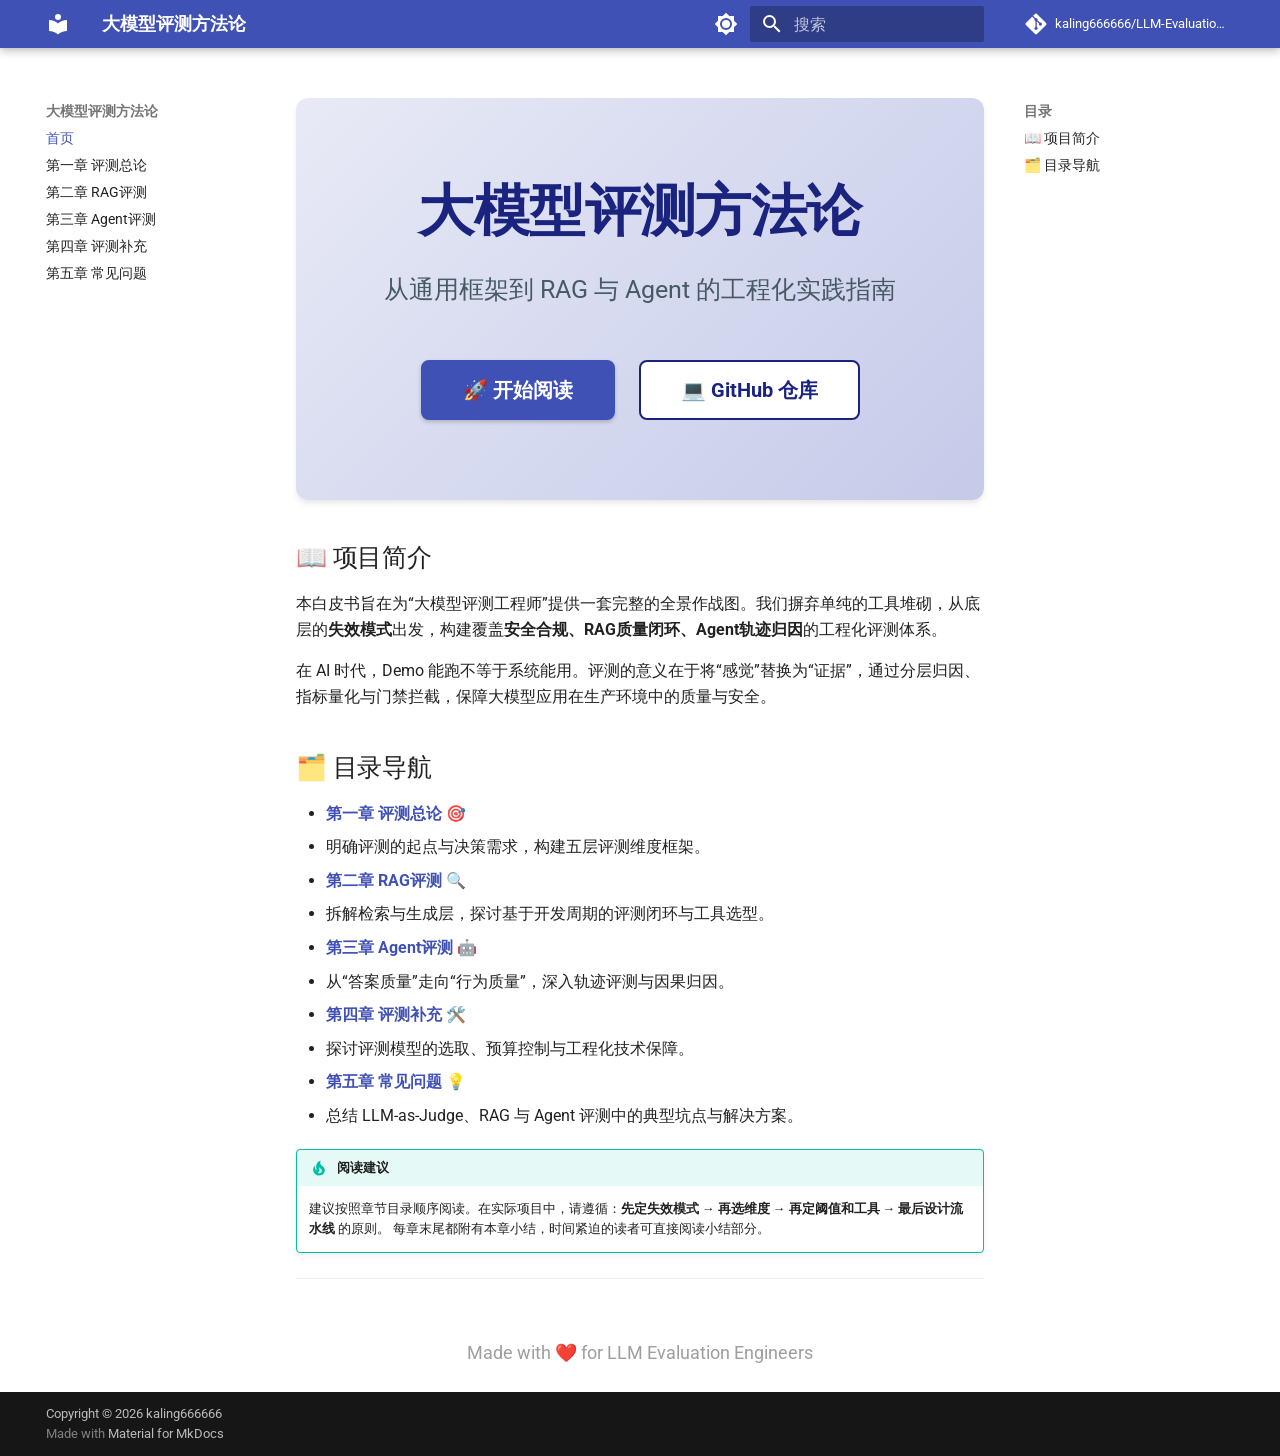
<file: index.html>
<!doctype html>
<html lang="zh" class="no-js">
  <head>
    
      <meta charset="utf-8">
      <meta name="viewport" content="width=device-width,initial-scale=1">
      
        <meta name="description" content="从通用框架到RAG与Agent的工程化实践">
      
      
        <meta name="author" content="kaling666666">
      
      
        <link rel="canonical" href="https://kaling666666.github.io/LLM-Evaluation-Methodology/">
      
      
      
        <link rel="next" href="chapter-1/">
      
      
        
      
      
      <link rel="icon" href="assets/images/favicon.png">
      <meta name="generator" content="mkdocs-1.6.1, mkdocs-material-9.8.1">
    
    
      
        <title>大模型评测方法论</title>
      
    
    
      <link rel="stylesheet" href="assets/stylesheets/main.57a0d79d.min.css">
      
        
        <link rel="stylesheet" href="assets/stylesheets/palette.fb2fffe2.min.css">
      
      


    
    
      
    
    
      
        
        
        <link rel="preconnect" href="https://fonts.gstatic.com" crossorigin>
        <link rel="stylesheet" href="https://fonts.googleapis.com/css?family=Roboto:300,300i,400,400i,700,700i%7CRoboto+Mono:400,400i,700,700i&display=fallback">
        <style>:root{--md-text-font:"Roboto";--md-code-font:"Roboto Mono"}</style>
      
    
    
    <script>__md_scope=new URL(".",location),__md_hash=e=>[...e].reduce(((e,_)=>(e<<5)-e+_.charCodeAt(0)),0),__md_get=(e,_=localStorage,t=__md_scope)=>JSON.parse(_.getItem(t.pathname+"."+e)),__md_set=(e,_,t=localStorage,a=__md_scope)=>{try{t.setItem(a.pathname+"."+e,JSON.stringify(_))}catch(e){}}</script>
    
      

    
    
  </head>
  
  
    
    
      
    
    
    
    
    <body dir="ltr" data-md-color-scheme="default" data-md-color-primary="indigo" data-md-color-accent="indigo">
  
    
    <input class="md-toggle" data-md-toggle="drawer" type="checkbox" id="__drawer" autocomplete="off">
    <input class="md-toggle" data-md-toggle="search" type="checkbox" id="__search" autocomplete="off">
    <label class="md-overlay" for="__drawer"></label>
    <div data-md-component="skip">
      
        
        <a href="#_1" class="md-skip">
          跳转至
        </a>
      
    </div>
    <div data-md-component="announce">
      
    </div>
    
    
      

  

<header class="md-header md-header--shadow" data-md-component="header">
  <nav class="md-header__inner md-grid" aria-label="页眉">
    <a href="." title="大模型评测方法论" class="md-header__button md-logo" aria-label="大模型评测方法论" data-md-component="logo">
      
  
  <svg xmlns="http://www.w3.org/2000/svg" viewBox="0 0 24 24"><path d="M12 8a3 3 0 0 0 3-3 3 3 0 0 0-3-3 3 3 0 0 0-3 3 3 3 0 0 0 3 3m0 3.54C9.64 9.35 6.5 8 3 8v11c3.5 0 6.64 1.35 9 3.54 2.36-2.19 5.5-3.54 9-3.54V8c-3.5 0-6.64 1.35-9 3.54"/></svg>

    </a>
    <label class="md-header__button md-icon" for="__drawer">
      
      <svg xmlns="http://www.w3.org/2000/svg" viewBox="0 0 24 24"><path d="M3 6h18v2H3zm0 5h18v2H3zm0 5h18v2H3z"/></svg>
    </label>
    <div class="md-header__title" data-md-component="header-title">
      <div class="md-header__ellipsis">
        <div class="md-header__topic">
          <span class="md-ellipsis">
            大模型评测方法论
          </span>
        </div>
        <div class="md-header__topic" data-md-component="header-topic">
          <span class="md-ellipsis">
            
              首页
            
          </span>
        </div>
      </div>
    </div>
    
      
        <form class="md-header__option" data-md-component="palette">
  
    
    
    
    <input class="md-option" data-md-color-media="(prefers-color-scheme: light)" data-md-color-scheme="default" data-md-color-primary="indigo" data-md-color-accent="indigo"  aria-label="切换到深色模式"  type="radio" name="__palette" id="__palette_0">
    
      <label class="md-header__button md-icon" title="切换到深色模式" for="__palette_1" hidden>
        <svg xmlns="http://www.w3.org/2000/svg" viewBox="0 0 24 24"><path d="M12 8a4 4 0 0 0-4 4 4 4 0 0 0 4 4 4 4 0 0 0 4-4 4 4 0 0 0-4-4m0 10a6 6 0 0 1-6-6 6 6 0 0 1 6-6 6 6 0 0 1 6 6 6 6 0 0 1-6 6m8-9.31V4h-4.69L12 .69 8.69 4H4v4.69L.69 12 4 15.31V20h4.69L12 23.31 15.31 20H20v-4.69L23.31 12z"/></svg>
      </label>
    
  
    
    
    
    <input class="md-option" data-md-color-media="(prefers-color-scheme: dark)" data-md-color-scheme="slate" data-md-color-primary="indigo" data-md-color-accent="indigo"  aria-label="切换到浅色模式"  type="radio" name="__palette" id="__palette_1">
    
      <label class="md-header__button md-icon" title="切换到浅色模式" for="__palette_0" hidden>
        <svg xmlns="http://www.w3.org/2000/svg" viewBox="0 0 24 24"><path d="M12 18c-.89 0-1.74-.2-2.5-.55C11.56 16.5 13 14.42 13 12s-1.44-4.5-3.5-5.45C10.26 6.2 11.11 6 12 6a6 6 0 0 1 6 6 6 6 0 0 1-6 6m8-9.31V4h-4.69L12 .69 8.69 4H4v4.69L.69 12 4 15.31V20h4.69L12 23.31 15.31 20H20v-4.69L23.31 12z"/></svg>
      </label>
    
  
</form>
      
    
    
      <script>var palette=__md_get("__palette");if(palette&&palette.color){if("(prefers-color-scheme)"===palette.color.media){var media=matchMedia("(prefers-color-scheme: light)"),input=document.querySelector(media.matches?"[data-md-color-media='(prefers-color-scheme: light)']":"[data-md-color-media='(prefers-color-scheme: dark)']");palette.color.media=input.getAttribute("data-md-color-media"),palette.color.scheme=input.getAttribute("data-md-color-scheme"),palette.color.primary=input.getAttribute("data-md-color-primary"),palette.color.accent=input.getAttribute("data-md-color-accent")}for(var[key,value]of Object.entries(palette.color))document.body.setAttribute("data-md-color-"+key,value)}</script>
    
    
    
      
      
        <label class="md-header__button md-icon" for="__search">
          
          <svg xmlns="http://www.w3.org/2000/svg" viewBox="0 0 24 24"><path d="M9.5 3A6.5 6.5 0 0 1 16 9.5c0 1.61-.59 3.09-1.56 4.23l.27.27h.79l5 5-1.5 1.5-5-5v-.79l-.27-.27A6.52 6.52 0 0 1 9.5 16 6.5 6.5 0 0 1 3 9.5 6.5 6.5 0 0 1 9.5 3m0 2C7 5 5 7 5 9.5S7 14 9.5 14 14 12 14 9.5 12 5 9.5 5"/></svg>
        </label>
        <div class="md-search" data-md-component="search" role="dialog">
  <label class="md-search__overlay" for="__search"></label>
  <div class="md-search__inner" role="search">
    <form class="md-search__form" name="search">
      <input type="text" class="md-search__input" name="query" aria-label="搜索" placeholder="搜索" autocapitalize="off" autocorrect="off" autocomplete="off" spellcheck="false" data-md-component="search-query" required>
      <label class="md-search__icon md-icon" for="__search">
        
        <svg xmlns="http://www.w3.org/2000/svg" viewBox="0 0 24 24"><path d="M9.5 3A6.5 6.5 0 0 1 16 9.5c0 1.61-.59 3.09-1.56 4.23l.27.27h.79l5 5-1.5 1.5-5-5v-.79l-.27-.27A6.52 6.52 0 0 1 9.5 16 6.5 6.5 0 0 1 3 9.5 6.5 6.5 0 0 1 9.5 3m0 2C7 5 5 7 5 9.5S7 14 9.5 14 14 12 14 9.5 12 5 9.5 5"/></svg>
        
        <svg xmlns="http://www.w3.org/2000/svg" viewBox="0 0 24 24"><path d="M20 11v2H8l5.5 5.5-1.42 1.42L4.16 12l7.92-7.92L13.5 5.5 8 11z"/></svg>
      </label>
      <nav class="md-search__options" aria-label="查找">
        
        <button type="reset" class="md-search__icon md-icon" title="清空当前内容" aria-label="清空当前内容" tabindex="-1">
          
          <svg xmlns="http://www.w3.org/2000/svg" viewBox="0 0 24 24"><path d="M19 6.41 17.59 5 12 10.59 6.41 5 5 6.41 10.59 12 5 17.59 6.41 19 12 13.41 17.59 19 19 17.59 13.41 12z"/></svg>
        </button>
      </nav>
      
        <div class="md-search__suggest" data-md-component="search-suggest"></div>
      
    </form>
    <div class="md-search__output">
      <div class="md-search__scrollwrap" tabindex="0" data-md-scrollfix>
        <div class="md-search-result" data-md-component="search-result">
          <div class="md-search-result__meta">
            正在初始化搜索引擎
          </div>
          <ol class="md-search-result__list" role="presentation"></ol>
        </div>
      </div>
    </div>
  </div>
</div>
      
    
    
      <div class="md-header__source">
        <a href="https://github.com/kaling666666/LLM-Evaluation-Methodology" title="前往仓库" class="md-source" data-md-component="source">
  <div class="md-source__icon md-icon">
    
    <svg xmlns="http://www.w3.org/2000/svg" viewBox="0 0 448 512"><!--! Font Awesome Free 7.1.0 by @fontawesome - https://fontawesome.com License - https://fontawesome.com/license/free (Icons: CC BY 4.0, Fonts: SIL OFL 1.1, Code: MIT License) Copyright 2025 Fonticons, Inc.--><path d="M439.6 236.1 244 40.5c-5.4-5.5-12.8-8.5-20.4-8.5s-15 3-20.4 8.4L162.5 81l51.5 51.5c27.1-9.1 52.7 16.8 43.4 43.7l49.7 49.7c34.2-11.8 61.2 31 35.5 56.7-26.5 26.5-70.2-2.9-56-37.3L240.3 199v121.9c25.3 12.5 22.3 41.8 9.1 55-6.4 6.4-15.2 10.1-24.3 10.1s-17.8-3.6-24.3-10.1c-17.6-17.6-11.1-46.9 11.2-56v-123c-20.8-8.5-24.6-30.7-18.6-45L142.6 101 8.5 235.1C3 240.6 0 247.9 0 255.5s3 15 8.5 20.4l195.6 195.7c5.4 5.4 12.7 8.4 20.4 8.4s15-3 20.4-8.4l194.7-194.7c5.4-5.4 8.4-12.8 8.4-20.4s-3-15-8.4-20.4"/></svg>
  </div>
  <div class="md-source__repository">
    kaling666666/LLM-Evaluation-Methodology
  </div>
</a>
      </div>
    
  </nav>
  
</header>
    
    <div class="md-container" data-md-component="container">
      
      
        
          
        
      
      <main class="md-main" data-md-component="main">
        <div class="md-main__inner md-grid">
          
            
              
              <div class="md-sidebar md-sidebar--primary" data-md-component="sidebar" data-md-type="navigation" >
                <div class="md-sidebar__scrollwrap">
                  <div class="md-sidebar__inner">
                    



<nav class="md-nav md-nav--primary" aria-label="导航栏" data-md-level="0">
  <label class="md-nav__title" for="__drawer">
    <a href="." title="大模型评测方法论" class="md-nav__button md-logo" aria-label="大模型评测方法论" data-md-component="logo">
      
  
  <svg xmlns="http://www.w3.org/2000/svg" viewBox="0 0 24 24"><path d="M12 8a3 3 0 0 0 3-3 3 3 0 0 0-3-3 3 3 0 0 0-3 3 3 3 0 0 0 3 3m0 3.54C9.64 9.35 6.5 8 3 8v11c3.5 0 6.64 1.35 9 3.54 2.36-2.19 5.5-3.54 9-3.54V8c-3.5 0-6.64 1.35-9 3.54"/></svg>

    </a>
    大模型评测方法论
  </label>
  
    <div class="md-nav__source">
      <a href="https://github.com/kaling666666/LLM-Evaluation-Methodology" title="前往仓库" class="md-source" data-md-component="source">
  <div class="md-source__icon md-icon">
    
    <svg xmlns="http://www.w3.org/2000/svg" viewBox="0 0 448 512"><!--! Font Awesome Free 7.1.0 by @fontawesome - https://fontawesome.com License - https://fontawesome.com/license/free (Icons: CC BY 4.0, Fonts: SIL OFL 1.1, Code: MIT License) Copyright 2025 Fonticons, Inc.--><path d="M439.6 236.1 244 40.5c-5.4-5.5-12.8-8.5-20.4-8.5s-15 3-20.4 8.4L162.5 81l51.5 51.5c27.1-9.1 52.7 16.8 43.4 43.7l49.7 49.7c34.2-11.8 61.2 31 35.5 56.7-26.5 26.5-70.2-2.9-56-37.3L240.3 199v121.9c25.3 12.5 22.3 41.8 9.1 55-6.4 6.4-15.2 10.1-24.3 10.1s-17.8-3.6-24.3-10.1c-17.6-17.6-11.1-46.9 11.2-56v-123c-20.8-8.5-24.6-30.7-18.6-45L142.6 101 8.5 235.1C3 240.6 0 247.9 0 255.5s3 15 8.5 20.4l195.6 195.7c5.4 5.4 12.7 8.4 20.4 8.4s15-3 20.4-8.4l194.7-194.7c5.4-5.4 8.4-12.8 8.4-20.4s-3-15-8.4-20.4"/></svg>
  </div>
  <div class="md-source__repository">
    kaling666666/LLM-Evaluation-Methodology
  </div>
</a>
    </div>
  
  <ul class="md-nav__list" data-md-scrollfix>
    
      
      
  
  
    
  
  
  
    <li class="md-nav__item md-nav__item--active">
      
      <input class="md-nav__toggle md-toggle" type="checkbox" id="__toc">
      
      
      
        <label class="md-nav__link md-nav__link--active" for="__toc">
          
  
  
  <span class="md-ellipsis">
    
  
    首页
  

    
  </span>
  
  

          <span class="md-nav__icon md-icon"></span>
        </label>
      
      <a href="." class="md-nav__link md-nav__link--active">
        
  
  
  <span class="md-ellipsis">
    
  
    首页
  

    
  </span>
  
  

      </a>
      
        

<nav class="md-nav md-nav--secondary" aria-label="目录">
  
  
  
  
    <label class="md-nav__title" for="__toc">
      <span class="md-nav__icon md-icon"></span>
      目录
    </label>
    <ul class="md-nav__list" data-md-component="toc" data-md-scrollfix>
      
        <li class="md-nav__item">
  <a href="#_1" class="md-nav__link">
    <span class="md-ellipsis">
      
        📖 项目简介
      
    </span>
  </a>
  
</li>
      
        <li class="md-nav__item">
  <a href="#_2" class="md-nav__link">
    <span class="md-ellipsis">
      
        🗂️ 目录导航
      
    </span>
  </a>
  
</li>
      
    </ul>
  
</nav>
      
    </li>
  

    
      
      
  
  
  
  
    <li class="md-nav__item">
      <a href="chapter-1/" class="md-nav__link">
        
  
  
  <span class="md-ellipsis">
    
  
    第一章 评测总论
  

    
  </span>
  
  

      </a>
    </li>
  

    
      
      
  
  
  
  
    <li class="md-nav__item">
      <a href="chapter-2/" class="md-nav__link">
        
  
  
  <span class="md-ellipsis">
    
  
    第二章 RAG评测
  

    
  </span>
  
  

      </a>
    </li>
  

    
      
      
  
  
  
  
    <li class="md-nav__item">
      <a href="chapter-3/" class="md-nav__link">
        
  
  
  <span class="md-ellipsis">
    
  
    第三章 Agent评测
  

    
  </span>
  
  

      </a>
    </li>
  

    
      
      
  
  
  
  
    <li class="md-nav__item">
      <a href="chapter-4/" class="md-nav__link">
        
  
  
  <span class="md-ellipsis">
    
  
    第四章 评测补充
  

    
  </span>
  
  

      </a>
    </li>
  

    
      
      
  
  
  
  
    <li class="md-nav__item">
      <a href="chapter-5/" class="md-nav__link">
        
  
  
  <span class="md-ellipsis">
    
  
    第五章 常见问题
  

    
  </span>
  
  

      </a>
    </li>
  

    
  </ul>
</nav>
                  </div>
                </div>
              </div>
            
            
              
              <div class="md-sidebar md-sidebar--secondary" data-md-component="sidebar" data-md-type="toc" >
                <div class="md-sidebar__scrollwrap">
                  <div class="md-sidebar__inner">
                    

<nav class="md-nav md-nav--secondary" aria-label="目录">
  
  
  
  
    <label class="md-nav__title" for="__toc">
      <span class="md-nav__icon md-icon"></span>
      目录
    </label>
    <ul class="md-nav__list" data-md-component="toc" data-md-scrollfix>
      
        <li class="md-nav__item">
  <a href="#_1" class="md-nav__link">
    <span class="md-ellipsis">
      
        📖 项目简介
      
    </span>
  </a>
  
</li>
      
        <li class="md-nav__item">
  <a href="#_2" class="md-nav__link">
    <span class="md-ellipsis">
      
        🗂️ 目录导航
      
    </span>
  </a>
  
</li>
      
    </ul>
  
</nav>
                  </div>
                </div>
              </div>
            
          
          
            <div class="md-content" data-md-component="content">
              
              <article class="md-content__inner md-typeset">
                
                  


  
  


<section class="hero-section" style="text-align: center; padding: 4rem 1rem; background: linear-gradient(135deg, #e8eaf6 0%, #c5cae9 100%); border-radius: 12px; margin-bottom: 2rem; box-shadow: 0 4px 6px -1px rgba(0,0,0,0.1);">
  <h1 style="font-size: 2.8rem; margin-bottom: 1rem; color: #1a237e; font-weight: 700; line-height: 1.2;">
    大模型评测方法论
  </h1>
  <p style="font-size: 1.25rem; color: #455a64; margin-bottom: 2.5rem; max-width: 600px; margin-left: auto; margin-right: auto;">
    从通用框架到 RAG 与 Agent 的工程化实践指南
  </p>
  <div>
    <a href="chapter-1/" class="md-button md-button--primary" style="margin-right: 1rem; font-size: 1rem; padding: 0.6rem 2rem; border-radius: 8px; box-shadow: 0 2px 4px rgba(0,0,0,0.2);">
      🚀 开始阅读
    </a>
    <a href="https://github.com/kaling666666/LLM-Evaluation-Methodology" class="md-button" target="_blank" style="font-size: 1rem; padding: 0.6rem 2rem; border-radius: 8px; background-color: white; color: #1a237e;">
      💻 GitHub 仓库
    </a>
  </div>
</section>

<h2 id="_1">📖 项目简介<a class="headerlink" href="#_1" title="Permanent link">&para;</a></h2>
<p>本白皮书旨在为“大模型评测工程师”提供一套完整的全景作战图。我们摒弃单纯的工具堆砌，从底层的<strong>失效模式</strong>出发，构建覆盖<strong>安全合规、RAG质量闭环、Agent轨迹归因</strong>的工程化评测体系。</p>
<p>在 AI 时代，Demo 能跑不等于系统能用。评测的意义在于将“感觉”替换为“证据”，通过分层归因、指标量化与门禁拦截，保障大模型应用在生产环境中的质量与安全。</p>
<h2 id="_2">🗂️ 目录导航<a class="headerlink" href="#_2" title="Permanent link">&para;</a></h2>
<ul>
<li><strong><a href="chapter-1/">第一章 评测总论</a></strong> 🎯</li>
<li>明确评测的起点与决策需求，构建五层评测维度框架。</li>
<li><strong><a href="chapter-2/">第二章 RAG评测</a></strong> 🔍</li>
<li>拆解检索与生成层，探讨基于开发周期的评测闭环与工具选型。</li>
<li><strong><a href="chapter-3/">第三章 Agent评测</a></strong> 🤖</li>
<li>从“答案质量”走向“行为质量”，深入轨迹评测与因果归因。</li>
<li><strong><a href="chapter-4/">第四章 评测补充</a></strong> 🛠️</li>
<li>探讨评测模型的选取、预算控制与工程化技术保障。</li>
<li><strong><a href="chapter-5/">第五章 常见问题</a></strong> 💡</li>
<li>总结 LLM-as-Judge、RAG 与 Agent 评测中的典型坑点与解决方案。</li>
</ul>
<div class="admonition tip">
<p class="admonition-title">阅读建议</p>
<p>建议按照章节目录顺序阅读。在实际项目中，请遵循：<strong>先定失效模式 → 再选维度 → 再定阈值和工具 → 最后设计流水线</strong> 的原则。
每章末尾都附有本章小结，时间紧迫的读者可直接阅读小结部分。</p>
</div>
<hr />
<div style="text-align: center; color: #9e9e9e; font-size: 0.9rem; margin-top: 3rem;">
  <p>Made with ❤️ for LLM Evaluation Engineers</p>
</div>












                
              </article>
            </div>
          
          
<script>var target=document.getElementById(location.hash.slice(1));target&&target.name&&(target.checked=target.name.startsWith("__tabbed_"))</script>
        </div>
        
          <button type="button" class="md-top md-icon" data-md-component="top" hidden>
  
  <svg xmlns="http://www.w3.org/2000/svg" viewBox="0 0 24 24"><path d="M13 20h-2V8l-5.5 5.5-1.42-1.42L12 4.16l7.92 7.92-1.42 1.42L13 8z"/></svg>
  回到页面顶部
</button>
        
      </main>
      
        <footer class="md-footer">
  
  <div class="md-footer-meta md-typeset">
    <div class="md-footer-meta__inner md-grid">
      <div class="md-copyright">
  
    <div class="md-copyright__highlight">
      Copyright &copy; 2026 kaling666666
    </div>
  
  
    Made with
    <a href="https://squidfunk.github.io/mkdocs-material/" target="_blank" rel="noopener">
      Material for MkDocs
    </a>
  
</div>
      
    </div>
  </div>
</footer>
      
    </div>
    <div class="md-dialog" data-md-component="dialog">
      <div class="md-dialog__inner md-typeset"></div>
    </div>
    
    
    
      
      
      <script id="__config" type="application/json">{"annotate": null, "base": ".", "features": ["navigation.instant", "navigation.tracking", "navigation.top", "search.suggest", "search.highlight", "content.code.copy"], "search": "assets/javascripts/workers/search.a7633da7.min.js", "tags": null, "translations": {"clipboard.copied": "\u5df2\u590d\u5236", "clipboard.copy": "\u590d\u5236", "search.result.more.one": "\u5728\u8be5\u9875\u4e0a\u8fd8\u6709 1 \u4e2a\u7b26\u5408\u6761\u4ef6\u7684\u7ed3\u679c", "search.result.more.other": "\u5728\u8be5\u9875\u4e0a\u8fd8\u6709 # \u4e2a\u7b26\u5408\u6761\u4ef6\u7684\u7ed3\u679c", "search.result.none": "\u6ca1\u6709\u627e\u5230\u7b26\u5408\u6761\u4ef6\u7684\u7ed3\u679c", "search.result.one": "\u627e\u5230 1 \u4e2a\u7b26\u5408\u6761\u4ef6\u7684\u7ed3\u679c", "search.result.other": "# \u4e2a\u7b26\u5408\u6761\u4ef6\u7684\u7ed3\u679c", "search.result.placeholder": "\u952e\u5165\u4ee5\u5f00\u59cb\u641c\u7d22", "search.result.term.missing": "\u7f3a\u5c11", "select.version": "\u9009\u62e9\u5f53\u524d\u7248\u672c"}, "version": null}</script>
    
    
      <script src="assets/javascripts/bundle.a5f9d56c.min.js"></script>
      
    
  </body>
</html>
</file>
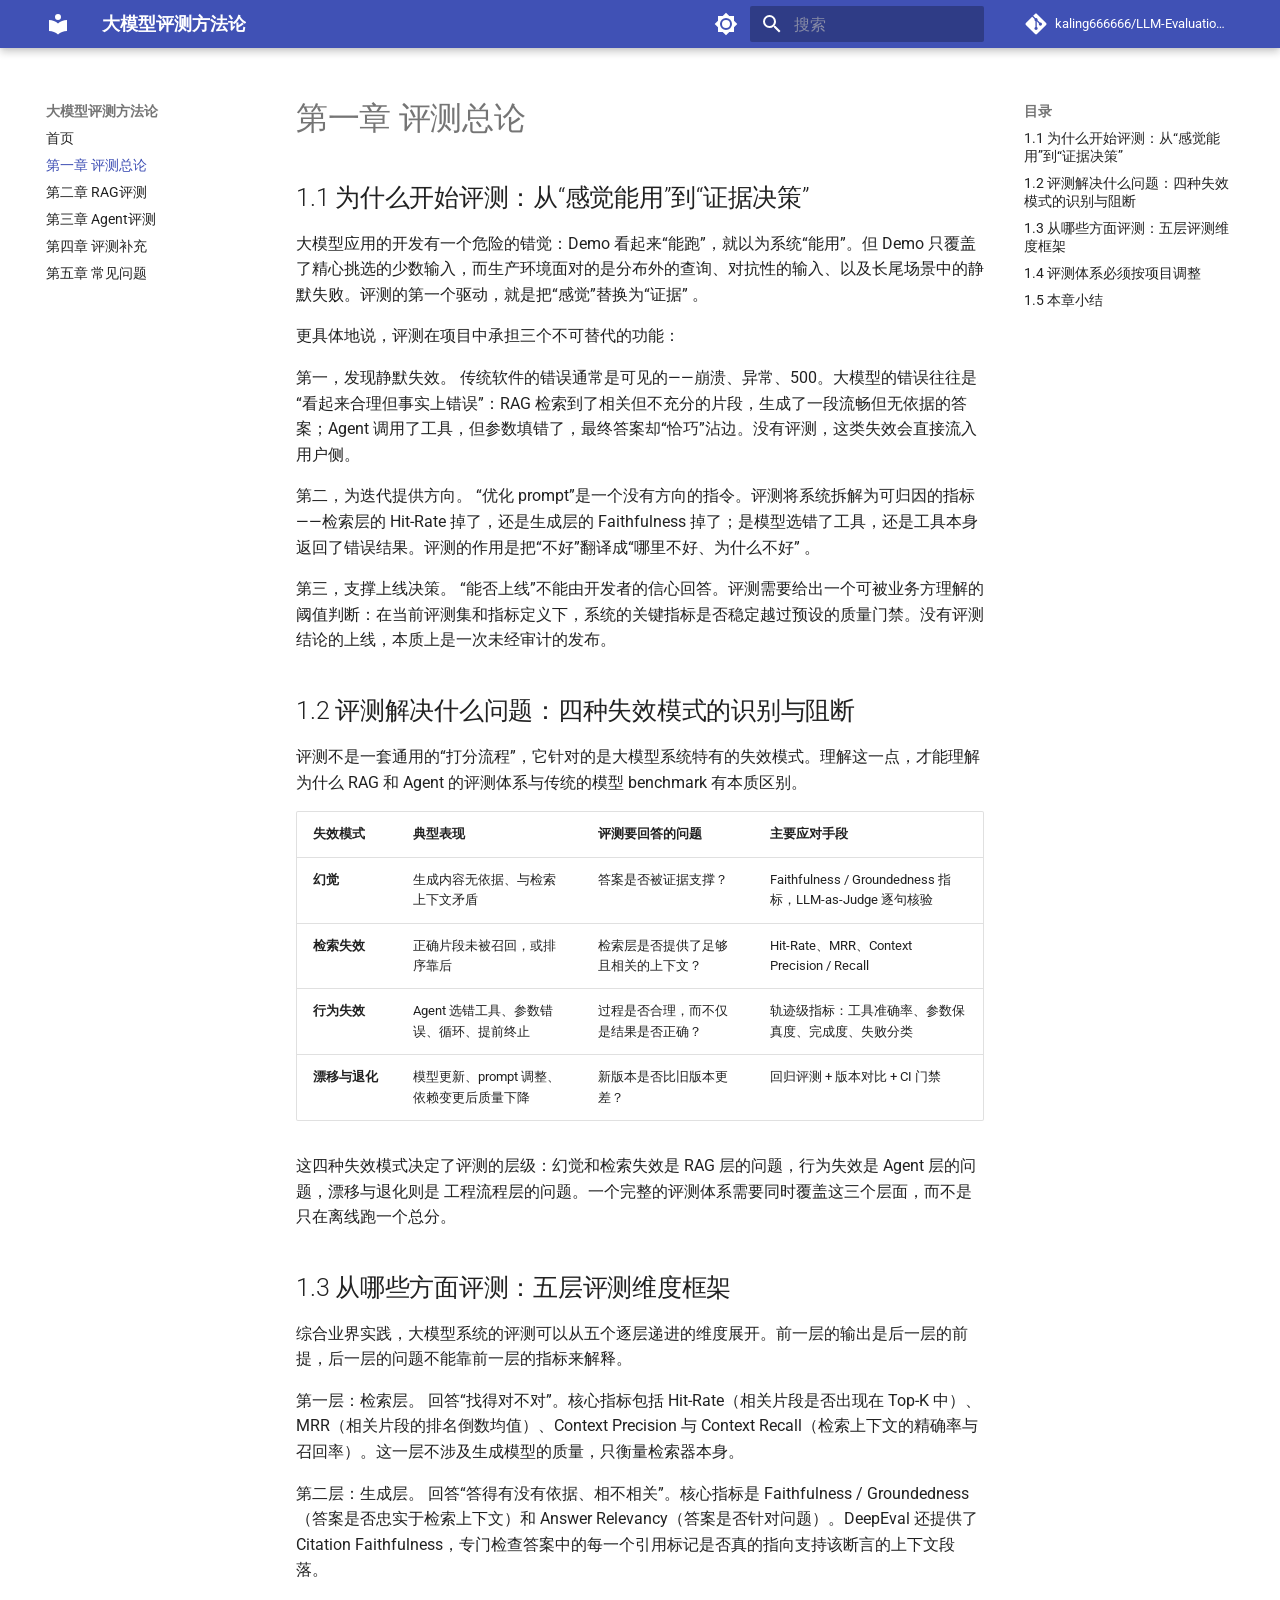
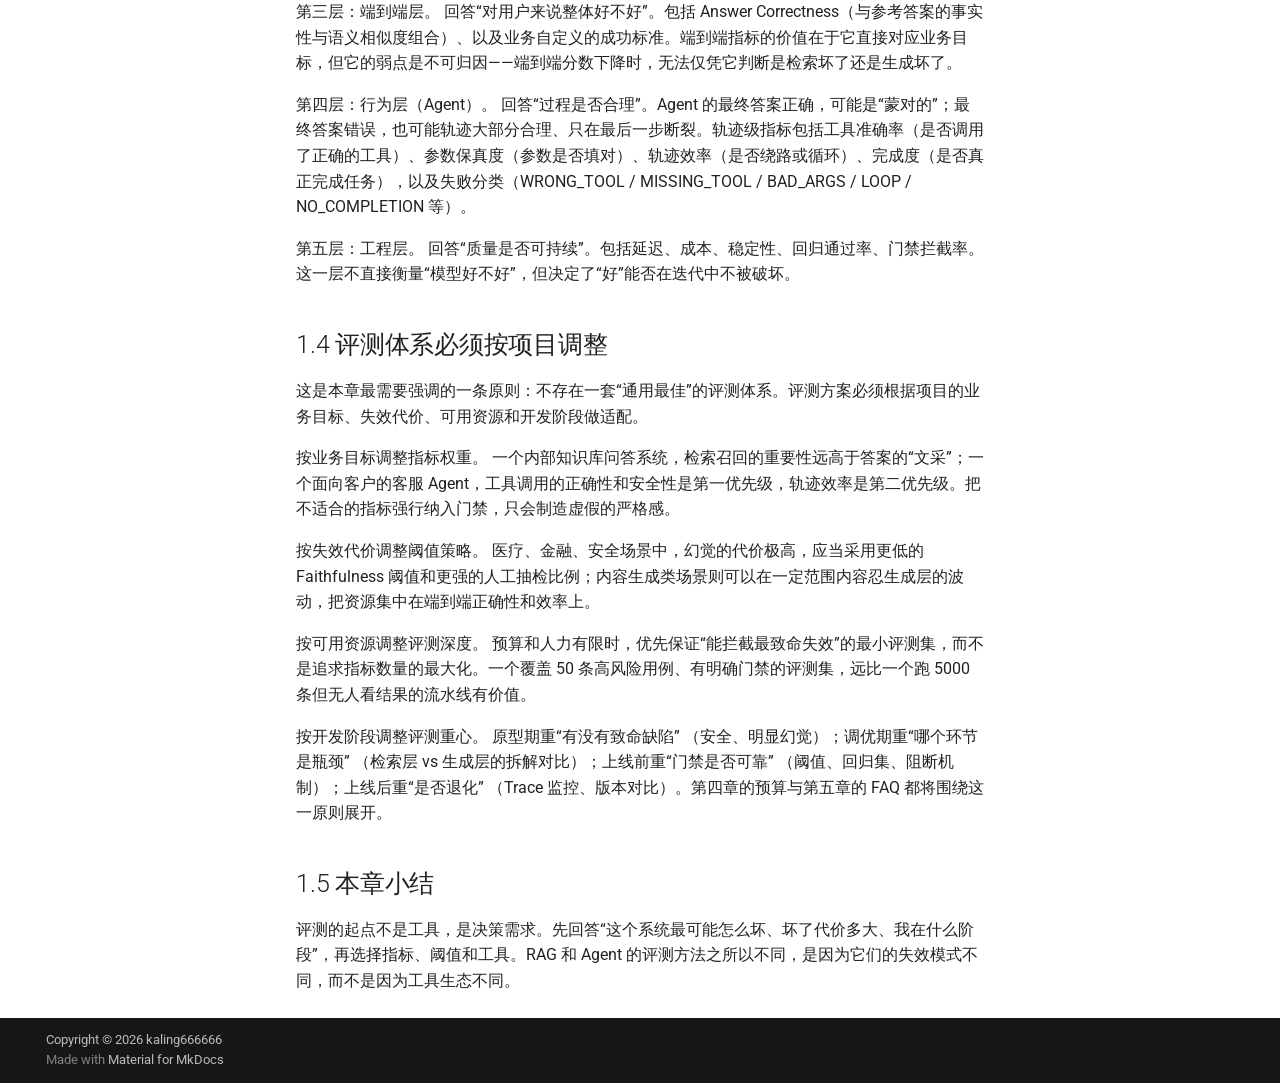
<file: chapter-1/index.html>
<!doctype html>
<html lang="zh" class="no-js">
  <head>
    
      <meta charset="utf-8">
      <meta name="viewport" content="width=device-width,initial-scale=1">
      
        <meta name="description" content="从通用框架到RAG与Agent的工程化实践">
      
      
        <meta name="author" content="kaling666666">
      
      
        <link rel="canonical" href="https://kaling666666.github.io/LLM-Evaluation-Methodology/chapter-1/">
      
      
        <link rel="prev" href="..">
      
      
        <link rel="next" href="../chapter-2/">
      
      
        
      
      
      <link rel="icon" href="../assets/images/favicon.png">
      <meta name="generator" content="mkdocs-1.6.1, mkdocs-material-9.8.1">
    
    
      
        <title>第一章 评测总论 - 大模型评测方法论</title>
      
    
    
      <link rel="stylesheet" href="../assets/stylesheets/main.57a0d79d.min.css">
      
        
        <link rel="stylesheet" href="../assets/stylesheets/palette.fb2fffe2.min.css">
      
      


    
    
      
    
    
      
        
        
        <link rel="preconnect" href="https://fonts.gstatic.com" crossorigin>
        <link rel="stylesheet" href="https://fonts.googleapis.com/css?family=Roboto:300,300i,400,400i,700,700i%7CRoboto+Mono:400,400i,700,700i&display=fallback">
        <style>:root{--md-text-font:"Roboto";--md-code-font:"Roboto Mono"}</style>
      
    
    
    <script>__md_scope=new URL("..",location),__md_hash=e=>[...e].reduce(((e,_)=>(e<<5)-e+_.charCodeAt(0)),0),__md_get=(e,_=localStorage,t=__md_scope)=>JSON.parse(_.getItem(t.pathname+"."+e)),__md_set=(e,_,t=localStorage,a=__md_scope)=>{try{t.setItem(a.pathname+"."+e,JSON.stringify(_))}catch(e){}}</script>
    
      

    
    
  </head>
  
  
    
    
      
    
    
    
    
    <body dir="ltr" data-md-color-scheme="default" data-md-color-primary="indigo" data-md-color-accent="indigo">
  
    
    <input class="md-toggle" data-md-toggle="drawer" type="checkbox" id="__drawer" autocomplete="off">
    <input class="md-toggle" data-md-toggle="search" type="checkbox" id="__search" autocomplete="off">
    <label class="md-overlay" for="__drawer"></label>
    <div data-md-component="skip">
      
        
        <a href="#_1" class="md-skip">
          跳转至
        </a>
      
    </div>
    <div data-md-component="announce">
      
    </div>
    
    
      

  

<header class="md-header md-header--shadow" data-md-component="header">
  <nav class="md-header__inner md-grid" aria-label="页眉">
    <a href=".." title="大模型评测方法论" class="md-header__button md-logo" aria-label="大模型评测方法论" data-md-component="logo">
      
  
  <svg xmlns="http://www.w3.org/2000/svg" viewBox="0 0 24 24"><path d="M12 8a3 3 0 0 0 3-3 3 3 0 0 0-3-3 3 3 0 0 0-3 3 3 3 0 0 0 3 3m0 3.54C9.64 9.35 6.5 8 3 8v11c3.5 0 6.64 1.35 9 3.54 2.36-2.19 5.5-3.54 9-3.54V8c-3.5 0-6.64 1.35-9 3.54"/></svg>

    </a>
    <label class="md-header__button md-icon" for="__drawer">
      
      <svg xmlns="http://www.w3.org/2000/svg" viewBox="0 0 24 24"><path d="M3 6h18v2H3zm0 5h18v2H3zm0 5h18v2H3z"/></svg>
    </label>
    <div class="md-header__title" data-md-component="header-title">
      <div class="md-header__ellipsis">
        <div class="md-header__topic">
          <span class="md-ellipsis">
            大模型评测方法论
          </span>
        </div>
        <div class="md-header__topic" data-md-component="header-topic">
          <span class="md-ellipsis">
            
              第一章 评测总论
            
          </span>
        </div>
      </div>
    </div>
    
      
        <form class="md-header__option" data-md-component="palette">
  
    
    
    
    <input class="md-option" data-md-color-media="(prefers-color-scheme: light)" data-md-color-scheme="default" data-md-color-primary="indigo" data-md-color-accent="indigo"  aria-label="切换到深色模式"  type="radio" name="__palette" id="__palette_0">
    
      <label class="md-header__button md-icon" title="切换到深色模式" for="__palette_1" hidden>
        <svg xmlns="http://www.w3.org/2000/svg" viewBox="0 0 24 24"><path d="M12 8a4 4 0 0 0-4 4 4 4 0 0 0 4 4 4 4 0 0 0 4-4 4 4 0 0 0-4-4m0 10a6 6 0 0 1-6-6 6 6 0 0 1 6-6 6 6 0 0 1 6 6 6 6 0 0 1-6 6m8-9.31V4h-4.69L12 .69 8.69 4H4v4.69L.69 12 4 15.31V20h4.69L12 23.31 15.31 20H20v-4.69L23.31 12z"/></svg>
      </label>
    
  
    
    
    
    <input class="md-option" data-md-color-media="(prefers-color-scheme: dark)" data-md-color-scheme="slate" data-md-color-primary="indigo" data-md-color-accent="indigo"  aria-label="切换到浅色模式"  type="radio" name="__palette" id="__palette_1">
    
      <label class="md-header__button md-icon" title="切换到浅色模式" for="__palette_0" hidden>
        <svg xmlns="http://www.w3.org/2000/svg" viewBox="0 0 24 24"><path d="M12 18c-.89 0-1.74-.2-2.5-.55C11.56 16.5 13 14.42 13 12s-1.44-4.5-3.5-5.45C10.26 6.2 11.11 6 12 6a6 6 0 0 1 6 6 6 6 0 0 1-6 6m8-9.31V4h-4.69L12 .69 8.69 4H4v4.69L.69 12 4 15.31V20h4.69L12 23.31 15.31 20H20v-4.69L23.31 12z"/></svg>
      </label>
    
  
</form>
      
    
    
      <script>var palette=__md_get("__palette");if(palette&&palette.color){if("(prefers-color-scheme)"===palette.color.media){var media=matchMedia("(prefers-color-scheme: light)"),input=document.querySelector(media.matches?"[data-md-color-media='(prefers-color-scheme: light)']":"[data-md-color-media='(prefers-color-scheme: dark)']");palette.color.media=input.getAttribute("data-md-color-media"),palette.color.scheme=input.getAttribute("data-md-color-scheme"),palette.color.primary=input.getAttribute("data-md-color-primary"),palette.color.accent=input.getAttribute("data-md-color-accent")}for(var[key,value]of Object.entries(palette.color))document.body.setAttribute("data-md-color-"+key,value)}</script>
    
    
    
      
      
        <label class="md-header__button md-icon" for="__search">
          
          <svg xmlns="http://www.w3.org/2000/svg" viewBox="0 0 24 24"><path d="M9.5 3A6.5 6.5 0 0 1 16 9.5c0 1.61-.59 3.09-1.56 4.23l.27.27h.79l5 5-1.5 1.5-5-5v-.79l-.27-.27A6.52 6.52 0 0 1 9.5 16 6.5 6.5 0 0 1 3 9.5 6.5 6.5 0 0 1 9.5 3m0 2C7 5 5 7 5 9.5S7 14 9.5 14 14 12 14 9.5 12 5 9.5 5"/></svg>
        </label>
        <div class="md-search" data-md-component="search" role="dialog">
  <label class="md-search__overlay" for="__search"></label>
  <div class="md-search__inner" role="search">
    <form class="md-search__form" name="search">
      <input type="text" class="md-search__input" name="query" aria-label="搜索" placeholder="搜索" autocapitalize="off" autocorrect="off" autocomplete="off" spellcheck="false" data-md-component="search-query" required>
      <label class="md-search__icon md-icon" for="__search">
        
        <svg xmlns="http://www.w3.org/2000/svg" viewBox="0 0 24 24"><path d="M9.5 3A6.5 6.5 0 0 1 16 9.5c0 1.61-.59 3.09-1.56 4.23l.27.27h.79l5 5-1.5 1.5-5-5v-.79l-.27-.27A6.52 6.52 0 0 1 9.5 16 6.5 6.5 0 0 1 3 9.5 6.5 6.5 0 0 1 9.5 3m0 2C7 5 5 7 5 9.5S7 14 9.5 14 14 12 14 9.5 12 5 9.5 5"/></svg>
        
        <svg xmlns="http://www.w3.org/2000/svg" viewBox="0 0 24 24"><path d="M20 11v2H8l5.5 5.5-1.42 1.42L4.16 12l7.92-7.92L13.5 5.5 8 11z"/></svg>
      </label>
      <nav class="md-search__options" aria-label="查找">
        
        <button type="reset" class="md-search__icon md-icon" title="清空当前内容" aria-label="清空当前内容" tabindex="-1">
          
          <svg xmlns="http://www.w3.org/2000/svg" viewBox="0 0 24 24"><path d="M19 6.41 17.59 5 12 10.59 6.41 5 5 6.41 10.59 12 5 17.59 6.41 19 12 13.41 17.59 19 19 17.59 13.41 12z"/></svg>
        </button>
      </nav>
      
        <div class="md-search__suggest" data-md-component="search-suggest"></div>
      
    </form>
    <div class="md-search__output">
      <div class="md-search__scrollwrap" tabindex="0" data-md-scrollfix>
        <div class="md-search-result" data-md-component="search-result">
          <div class="md-search-result__meta">
            正在初始化搜索引擎
          </div>
          <ol class="md-search-result__list" role="presentation"></ol>
        </div>
      </div>
    </div>
  </div>
</div>
      
    
    
      <div class="md-header__source">
        <a href="https://github.com/kaling666666/LLM-Evaluation-Methodology" title="前往仓库" class="md-source" data-md-component="source">
  <div class="md-source__icon md-icon">
    
    <svg xmlns="http://www.w3.org/2000/svg" viewBox="0 0 448 512"><!--! Font Awesome Free 7.1.0 by @fontawesome - https://fontawesome.com License - https://fontawesome.com/license/free (Icons: CC BY 4.0, Fonts: SIL OFL 1.1, Code: MIT License) Copyright 2025 Fonticons, Inc.--><path d="M439.6 236.1 244 40.5c-5.4-5.5-12.8-8.5-20.4-8.5s-15 3-20.4 8.4L162.5 81l51.5 51.5c27.1-9.1 52.7 16.8 43.4 43.7l49.7 49.7c34.2-11.8 61.2 31 35.5 56.7-26.5 26.5-70.2-2.9-56-37.3L240.3 199v121.9c25.3 12.5 22.3 41.8 9.1 55-6.4 6.4-15.2 10.1-24.3 10.1s-17.8-3.6-24.3-10.1c-17.6-17.6-11.1-46.9 11.2-56v-123c-20.8-8.5-24.6-30.7-18.6-45L142.6 101 8.5 235.1C3 240.6 0 247.9 0 255.5s3 15 8.5 20.4l195.6 195.7c5.4 5.4 12.7 8.4 20.4 8.4s15-3 20.4-8.4l194.7-194.7c5.4-5.4 8.4-12.8 8.4-20.4s-3-15-8.4-20.4"/></svg>
  </div>
  <div class="md-source__repository">
    kaling666666/LLM-Evaluation-Methodology
  </div>
</a>
      </div>
    
  </nav>
  
</header>
    
    <div class="md-container" data-md-component="container">
      
      
        
          
        
      
      <main class="md-main" data-md-component="main">
        <div class="md-main__inner md-grid">
          
            
              
              <div class="md-sidebar md-sidebar--primary" data-md-component="sidebar" data-md-type="navigation" >
                <div class="md-sidebar__scrollwrap">
                  <div class="md-sidebar__inner">
                    



<nav class="md-nav md-nav--primary" aria-label="导航栏" data-md-level="0">
  <label class="md-nav__title" for="__drawer">
    <a href=".." title="大模型评测方法论" class="md-nav__button md-logo" aria-label="大模型评测方法论" data-md-component="logo">
      
  
  <svg xmlns="http://www.w3.org/2000/svg" viewBox="0 0 24 24"><path d="M12 8a3 3 0 0 0 3-3 3 3 0 0 0-3-3 3 3 0 0 0-3 3 3 3 0 0 0 3 3m0 3.54C9.64 9.35 6.5 8 3 8v11c3.5 0 6.64 1.35 9 3.54 2.36-2.19 5.5-3.54 9-3.54V8c-3.5 0-6.64 1.35-9 3.54"/></svg>

    </a>
    大模型评测方法论
  </label>
  
    <div class="md-nav__source">
      <a href="https://github.com/kaling666666/LLM-Evaluation-Methodology" title="前往仓库" class="md-source" data-md-component="source">
  <div class="md-source__icon md-icon">
    
    <svg xmlns="http://www.w3.org/2000/svg" viewBox="0 0 448 512"><!--! Font Awesome Free 7.1.0 by @fontawesome - https://fontawesome.com License - https://fontawesome.com/license/free (Icons: CC BY 4.0, Fonts: SIL OFL 1.1, Code: MIT License) Copyright 2025 Fonticons, Inc.--><path d="M439.6 236.1 244 40.5c-5.4-5.5-12.8-8.5-20.4-8.5s-15 3-20.4 8.4L162.5 81l51.5 51.5c27.1-9.1 52.7 16.8 43.4 43.7l49.7 49.7c34.2-11.8 61.2 31 35.5 56.7-26.5 26.5-70.2-2.9-56-37.3L240.3 199v121.9c25.3 12.5 22.3 41.8 9.1 55-6.4 6.4-15.2 10.1-24.3 10.1s-17.8-3.6-24.3-10.1c-17.6-17.6-11.1-46.9 11.2-56v-123c-20.8-8.5-24.6-30.7-18.6-45L142.6 101 8.5 235.1C3 240.6 0 247.9 0 255.5s3 15 8.5 20.4l195.6 195.7c5.4 5.4 12.7 8.4 20.4 8.4s15-3 20.4-8.4l194.7-194.7c5.4-5.4 8.4-12.8 8.4-20.4s-3-15-8.4-20.4"/></svg>
  </div>
  <div class="md-source__repository">
    kaling666666/LLM-Evaluation-Methodology
  </div>
</a>
    </div>
  
  <ul class="md-nav__list" data-md-scrollfix>
    
      
      
  
  
  
  
    <li class="md-nav__item">
      <a href=".." class="md-nav__link">
        
  
  
  <span class="md-ellipsis">
    
  
    首页
  

    
  </span>
  
  

      </a>
    </li>
  

    
      
      
  
  
    
  
  
  
    <li class="md-nav__item md-nav__item--active">
      
      <input class="md-nav__toggle md-toggle" type="checkbox" id="__toc">
      
      
        
      
      
        <label class="md-nav__link md-nav__link--active" for="__toc">
          
  
  
  <span class="md-ellipsis">
    
  
    第一章 评测总论
  

    
  </span>
  
  

          <span class="md-nav__icon md-icon"></span>
        </label>
      
      <a href="./" class="md-nav__link md-nav__link--active">
        
  
  
  <span class="md-ellipsis">
    
  
    第一章 评测总论
  

    
  </span>
  
  

      </a>
      
        

<nav class="md-nav md-nav--secondary" aria-label="目录">
  
  
  
    
  
  
    <label class="md-nav__title" for="__toc">
      <span class="md-nav__icon md-icon"></span>
      目录
    </label>
    <ul class="md-nav__list" data-md-component="toc" data-md-scrollfix>
      
        <li class="md-nav__item">
  <a href="#11" class="md-nav__link">
    <span class="md-ellipsis">
      
        1.1 为什么开始评测：从“感觉能用”到“证据决策”
      
    </span>
  </a>
  
</li>
      
        <li class="md-nav__item">
  <a href="#12" class="md-nav__link">
    <span class="md-ellipsis">
      
        1.2 评测解决什么问题：四种失效模式的识别与阻断
      
    </span>
  </a>
  
</li>
      
        <li class="md-nav__item">
  <a href="#13" class="md-nav__link">
    <span class="md-ellipsis">
      
        1.3 从哪些方面评测：五层评测维度框架
      
    </span>
  </a>
  
</li>
      
        <li class="md-nav__item">
  <a href="#14" class="md-nav__link">
    <span class="md-ellipsis">
      
        1.4 评测体系必须按项目调整
      
    </span>
  </a>
  
</li>
      
        <li class="md-nav__item">
  <a href="#15" class="md-nav__link">
    <span class="md-ellipsis">
      
        1.5 本章小结
      
    </span>
  </a>
  
</li>
      
    </ul>
  
</nav>
      
    </li>
  

    
      
      
  
  
  
  
    <li class="md-nav__item">
      <a href="../chapter-2/" class="md-nav__link">
        
  
  
  <span class="md-ellipsis">
    
  
    第二章 RAG评测
  

    
  </span>
  
  

      </a>
    </li>
  

    
      
      
  
  
  
  
    <li class="md-nav__item">
      <a href="../chapter-3/" class="md-nav__link">
        
  
  
  <span class="md-ellipsis">
    
  
    第三章 Agent评测
  

    
  </span>
  
  

      </a>
    </li>
  

    
      
      
  
  
  
  
    <li class="md-nav__item">
      <a href="../chapter-4/" class="md-nav__link">
        
  
  
  <span class="md-ellipsis">
    
  
    第四章 评测补充
  

    
  </span>
  
  

      </a>
    </li>
  

    
      
      
  
  
  
  
    <li class="md-nav__item">
      <a href="../chapter-5/" class="md-nav__link">
        
  
  
  <span class="md-ellipsis">
    
  
    第五章 常见问题
  

    
  </span>
  
  

      </a>
    </li>
  

    
  </ul>
</nav>
                  </div>
                </div>
              </div>
            
            
              
              <div class="md-sidebar md-sidebar--secondary" data-md-component="sidebar" data-md-type="toc" >
                <div class="md-sidebar__scrollwrap">
                  <div class="md-sidebar__inner">
                    

<nav class="md-nav md-nav--secondary" aria-label="目录">
  
  
  
    
  
  
    <label class="md-nav__title" for="__toc">
      <span class="md-nav__icon md-icon"></span>
      目录
    </label>
    <ul class="md-nav__list" data-md-component="toc" data-md-scrollfix>
      
        <li class="md-nav__item">
  <a href="#11" class="md-nav__link">
    <span class="md-ellipsis">
      
        1.1 为什么开始评测：从“感觉能用”到“证据决策”
      
    </span>
  </a>
  
</li>
      
        <li class="md-nav__item">
  <a href="#12" class="md-nav__link">
    <span class="md-ellipsis">
      
        1.2 评测解决什么问题：四种失效模式的识别与阻断
      
    </span>
  </a>
  
</li>
      
        <li class="md-nav__item">
  <a href="#13" class="md-nav__link">
    <span class="md-ellipsis">
      
        1.3 从哪些方面评测：五层评测维度框架
      
    </span>
  </a>
  
</li>
      
        <li class="md-nav__item">
  <a href="#14" class="md-nav__link">
    <span class="md-ellipsis">
      
        1.4 评测体系必须按项目调整
      
    </span>
  </a>
  
</li>
      
        <li class="md-nav__item">
  <a href="#15" class="md-nav__link">
    <span class="md-ellipsis">
      
        1.5 本章小结
      
    </span>
  </a>
  
</li>
      
    </ul>
  
</nav>
                  </div>
                </div>
              </div>
            
          
          
            <div class="md-content" data-md-component="content">
              
              <article class="md-content__inner md-typeset">
                
                  


  
  


<h1 id="_1">第一章 评测总论<a class="headerlink" href="#_1" title="Permanent link">&para;</a></h1>
<h2 id="11">1.1 为什么开始评测：从“感觉能用”到“证据决策”<a class="headerlink" href="#11" title="Permanent link">&para;</a></h2>
<p>大模型应用的开发有一个危险的错觉：Demo 看起来“能跑”，就以为系统“能用”。但 Demo 只覆盖了精心挑选的少数输入，而生产环境面对的是分布外的查询、对抗性的输入、以及长尾场景中的静默失败。评测的第一个驱动，就是把“感觉”替换为“证据” 。</p>
<p>更具体地说，评测在项目中承担三个不可替代的功能：</p>
<p>第一，发现静默失效。 传统软件的错误通常是可见的——崩溃、异常、500。大模型的错误往往是“看起来合理但事实上错误”：RAG 检索到了相关但不充分的片段，生成了一段流畅但无依据的答案；Agent 调用了工具，但参数填错了，最终答案却“恰巧”沾边。没有评测，这类失效会直接流入用户侧。</p>
<p>第二，为迭代提供方向。 “优化 prompt”是一个没有方向的指令。评测将系统拆解为可归因的指标——检索层的 Hit-Rate 掉了，还是生成层的 Faithfulness 掉了；是模型选错了工具，还是工具本身返回了错误结果。评测的作用是把“不好”翻译成“哪里不好、为什么不好” 。</p>
<p>第三，支撑上线决策。 “能否上线”不能由开发者的信心回答。评测需要给出一个可被业务方理解的阈值判断：在当前评测集和指标定义下，系统的关键指标是否稳定越过预设的质量门禁。没有评测结论的上线，本质上是一次未经审计的发布。</p>
<h2 id="12">1.2 评测解决什么问题：四种失效模式的识别与阻断<a class="headerlink" href="#12" title="Permanent link">&para;</a></h2>
<p>评测不是一套通用的“打分流程”，它针对的是大模型系统特有的失效模式。理解这一点，才能理解为什么 RAG 和 Agent 的评测体系与传统的模型 benchmark 有本质区别。</p>
<table>
<thead>
<tr>
<th style="text-align: left;">失效模式</th>
<th style="text-align: left;">典型表现</th>
<th style="text-align: left;">评测要回答的问题</th>
<th style="text-align: left;">主要应对手段</th>
</tr>
</thead>
<tbody>
<tr>
<td style="text-align: left;"><strong>幻觉</strong></td>
<td style="text-align: left;">生成内容无依据、与检索上下文矛盾</td>
<td style="text-align: left;">答案是否被证据支撑？</td>
<td style="text-align: left;">Faithfulness / Groundedness 指标，LLM-as-Judge 逐句核验</td>
</tr>
<tr>
<td style="text-align: left;"><strong>检索失效</strong></td>
<td style="text-align: left;">正确片段未被召回，或排序靠后</td>
<td style="text-align: left;">检索层是否提供了足够且相关的上下文？</td>
<td style="text-align: left;">Hit-Rate、MRR、Context Precision / Recall</td>
</tr>
<tr>
<td style="text-align: left;"><strong>行为失效</strong></td>
<td style="text-align: left;">Agent 选错工具、参数错误、循环、提前终止</td>
<td style="text-align: left;">过程是否合理，而不仅是结果是否正确？</td>
<td style="text-align: left;">轨迹级指标：工具准确率、参数保真度、完成度、失败分类</td>
</tr>
<tr>
<td style="text-align: left;"><strong>漂移与退化</strong></td>
<td style="text-align: left;">模型更新、prompt 调整、依赖变更后质量下降</td>
<td style="text-align: left;">新版本是否比旧版本更差？</td>
<td style="text-align: left;">回归评测 + 版本对比 + CI 门禁</td>
</tr>
</tbody>
</table>
<p>这四种失效模式决定了评测的层级：幻觉和检索失效是 RAG 层的问题，行为失效是 Agent 层的问题，漂移与退化则是 工程流程层的问题。一个完整的评测体系需要同时覆盖这三个层面，而不是只在离线跑一个总分。</p>
<h2 id="13">1.3 从哪些方面评测：五层评测维度框架<a class="headerlink" href="#13" title="Permanent link">&para;</a></h2>
<p>综合业界实践，大模型系统的评测可以从五个逐层递进的维度展开。前一层的输出是后一层的前提，后一层的问题不能靠前一层的指标来解释。</p>
<p>第一层：检索层。 回答“找得对不对”。核心指标包括 Hit-Rate（相关片段是否出现在 Top-K 中）、MRR（相关片段的排名倒数均值）、Context Precision 与 Context Recall（检索上下文的精确率与召回率）。这一层不涉及生成模型的质量，只衡量检索器本身。</p>
<p>第二层：生成层。 回答“答得有没有依据、相不相关”。核心指标是 Faithfulness / Groundedness（答案是否忠实于检索上下文）和 Answer Relevancy（答案是否针对问题）。DeepEval 还提供了 Citation Faithfulness，专门检查答案中的每一个引用标记是否真的指向支持该断言的上下文段落。</p>
<p>第三层：端到端层。 回答“对用户来说整体好不好”。包括 Answer Correctness（与参考答案的事实性与语义相似度组合）、以及业务自定义的成功标准。端到端指标的价值在于它直接对应业务目标，但它的弱点是不可归因——端到端分数下降时，无法仅凭它判断是检索坏了还是生成坏了。</p>
<p>第四层：行为层（Agent）。 回答“过程是否合理”。Agent 的最终答案正确，可能是“蒙对的”；最终答案错误，也可能轨迹大部分合理、只在最后一步断裂。轨迹级指标包括工具准确率（是否调用了正确的工具）、参数保真度（参数是否填对）、轨迹效率（是否绕路或循环）、完成度（是否真正完成任务），以及失败分类（WRONG_TOOL / MISSING_TOOL / BAD_ARGS / LOOP / NO_COMPLETION 等）。</p>
<p>第五层：工程层。 回答“质量是否可持续”。包括延迟、成本、稳定性、回归通过率、门禁拦截率。这一层不直接衡量“模型好不好”，但决定了“好”能否在迭代中不被破坏。</p>
<h2 id="14">1.4 评测体系必须按项目调整<a class="headerlink" href="#14" title="Permanent link">&para;</a></h2>
<p>这是本章最需要强调的一条原则：不存在一套“通用最佳”的评测体系。评测方案必须根据项目的业务目标、失效代价、可用资源和开发阶段做适配。</p>
<p>按业务目标调整指标权重。 一个内部知识库问答系统，检索召回的重要性远高于答案的“文采”；一个面向客户的客服 Agent，工具调用的正确性和安全性是第一优先级，轨迹效率是第二优先级。把不适合的指标强行纳入门禁，只会制造虚假的严格感。</p>
<p>按失效代价调整阈值策略。 医疗、金融、安全场景中，幻觉的代价极高，应当采用更低的 Faithfulness 阈值和更强的人工抽检比例；内容生成类场景则可以在一定范围内容忍生成层的波动，把资源集中在端到端正确性和效率上。</p>
<p>按可用资源调整评测深度。 预算和人力有限时，优先保证“能拦截最致命失效”的最小评测集，而不是追求指标数量的最大化。一个覆盖 50 条高风险用例、有明确门禁的评测集，远比一个跑 5000 条但无人看结果的流水线有价值。</p>
<p>按开发阶段调整评测重心。 原型期重“有没有致命缺陷” （安全、明显幻觉）；调优期重“哪个环节是瓶颈” （检索层 vs 生成层的拆解对比）；上线前重“门禁是否可靠” （阈值、回归集、阻断机制）；上线后重“是否退化” （Trace 监控、版本对比）。第四章的预算与第五章的 FAQ 都将围绕这一原则展开。</p>
<h2 id="15">1.5 本章小结<a class="headerlink" href="#15" title="Permanent link">&para;</a></h2>
<p>评测的起点不是工具，是决策需求。先回答“这个系统最可能怎么坏、坏了代价多大、我在什么阶段”，再选择指标、阈值和工具。RAG 和 Agent 的评测方法之所以不同，是因为它们的失效模式不同，而不是因为工具生态不同。</p>












                
              </article>
            </div>
          
          
<script>var target=document.getElementById(location.hash.slice(1));target&&target.name&&(target.checked=target.name.startsWith("__tabbed_"))</script>
        </div>
        
          <button type="button" class="md-top md-icon" data-md-component="top" hidden>
  
  <svg xmlns="http://www.w3.org/2000/svg" viewBox="0 0 24 24"><path d="M13 20h-2V8l-5.5 5.5-1.42-1.42L12 4.16l7.92 7.92-1.42 1.42L13 8z"/></svg>
  回到页面顶部
</button>
        
      </main>
      
        <footer class="md-footer">
  
  <div class="md-footer-meta md-typeset">
    <div class="md-footer-meta__inner md-grid">
      <div class="md-copyright">
  
    <div class="md-copyright__highlight">
      Copyright &copy; 2026 kaling666666
    </div>
  
  
    Made with
    <a href="https://squidfunk.github.io/mkdocs-material/" target="_blank" rel="noopener">
      Material for MkDocs
    </a>
  
</div>
      
    </div>
  </div>
</footer>
      
    </div>
    <div class="md-dialog" data-md-component="dialog">
      <div class="md-dialog__inner md-typeset"></div>
    </div>
    
    
    
      
      
      <script id="__config" type="application/json">{"annotate": null, "base": "..", "features": ["navigation.instant", "navigation.tracking", "navigation.top", "search.suggest", "search.highlight", "content.code.copy"], "search": "../assets/javascripts/workers/search.a7633da7.min.js", "tags": null, "translations": {"clipboard.copied": "\u5df2\u590d\u5236", "clipboard.copy": "\u590d\u5236", "search.result.more.one": "\u5728\u8be5\u9875\u4e0a\u8fd8\u6709 1 \u4e2a\u7b26\u5408\u6761\u4ef6\u7684\u7ed3\u679c", "search.result.more.other": "\u5728\u8be5\u9875\u4e0a\u8fd8\u6709 # \u4e2a\u7b26\u5408\u6761\u4ef6\u7684\u7ed3\u679c", "search.result.none": "\u6ca1\u6709\u627e\u5230\u7b26\u5408\u6761\u4ef6\u7684\u7ed3\u679c", "search.result.one": "\u627e\u5230 1 \u4e2a\u7b26\u5408\u6761\u4ef6\u7684\u7ed3\u679c", "search.result.other": "# \u4e2a\u7b26\u5408\u6761\u4ef6\u7684\u7ed3\u679c", "search.result.placeholder": "\u952e\u5165\u4ee5\u5f00\u59cb\u641c\u7d22", "search.result.term.missing": "\u7f3a\u5c11", "select.version": "\u9009\u62e9\u5f53\u524d\u7248\u672c"}, "version": null}</script>
    
    
      <script src="../assets/javascripts/bundle.a5f9d56c.min.js"></script>
      
    
  </body>
</html>
</file>
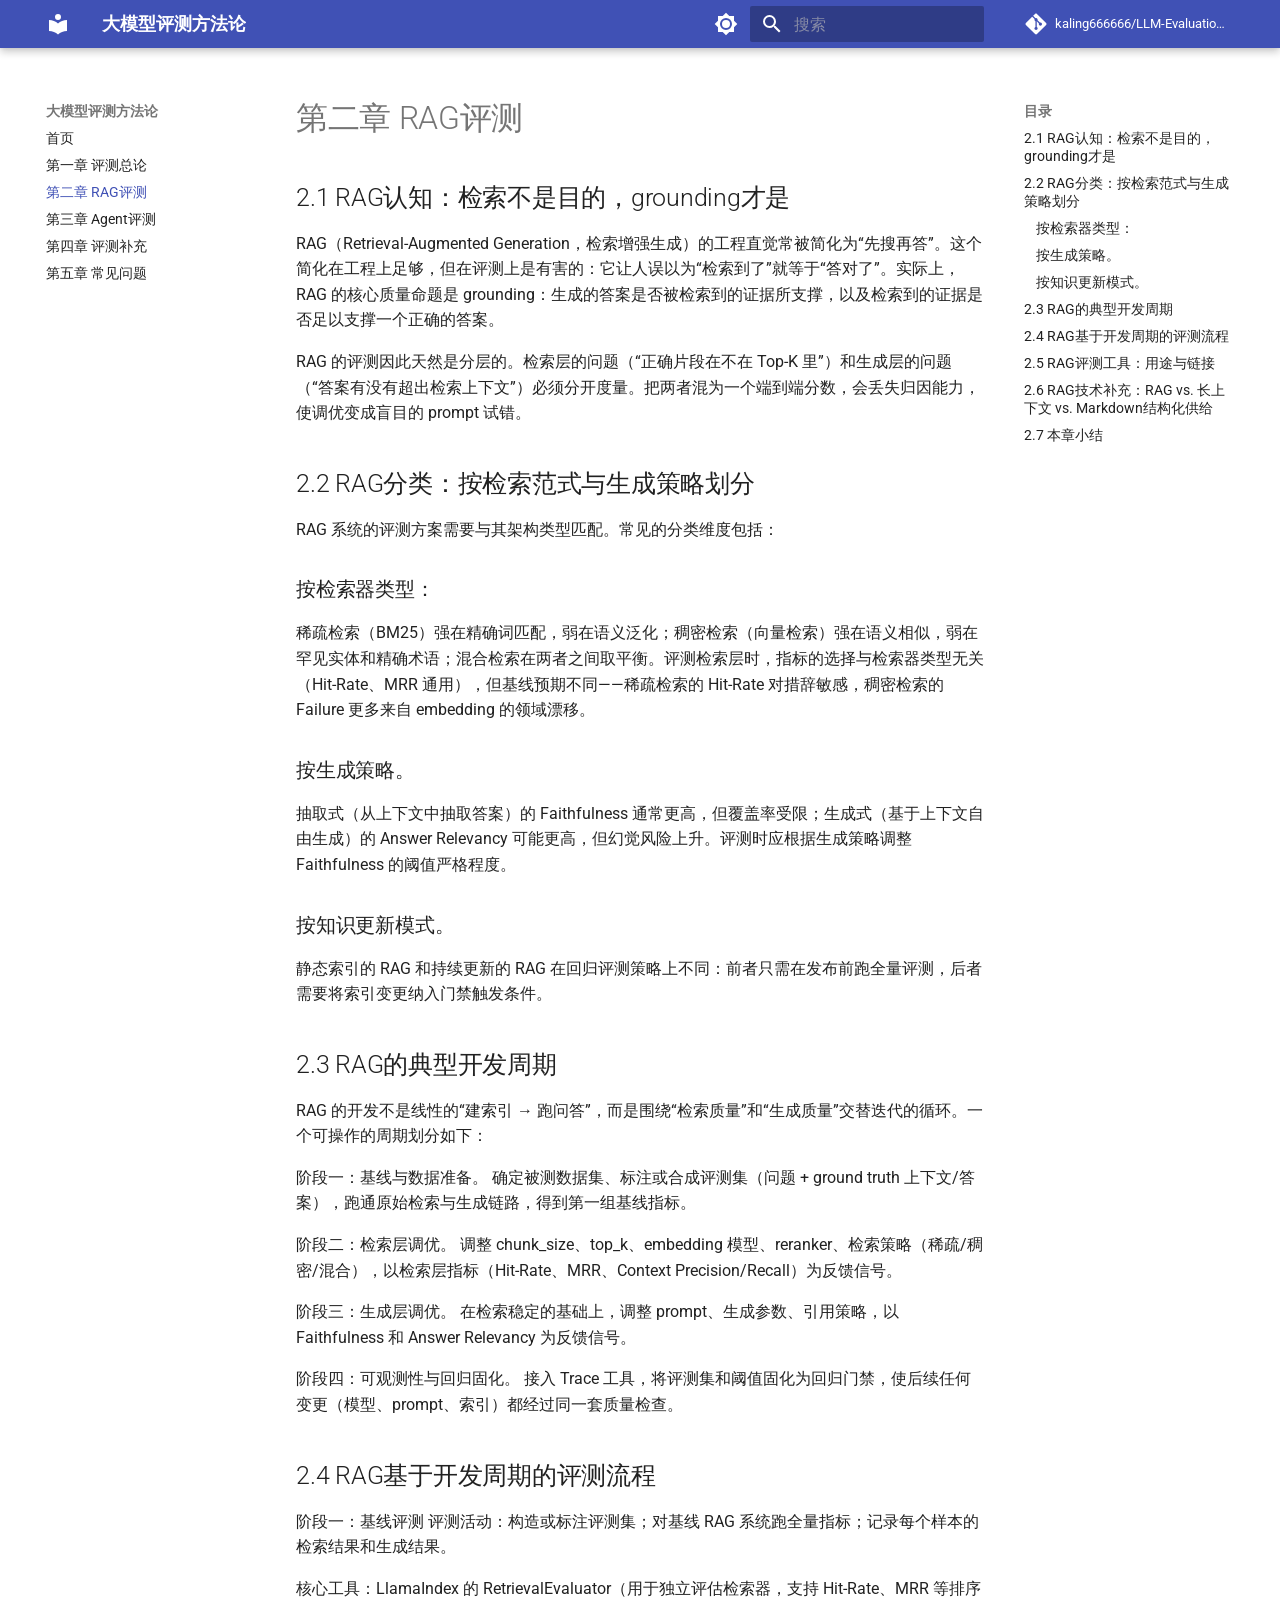
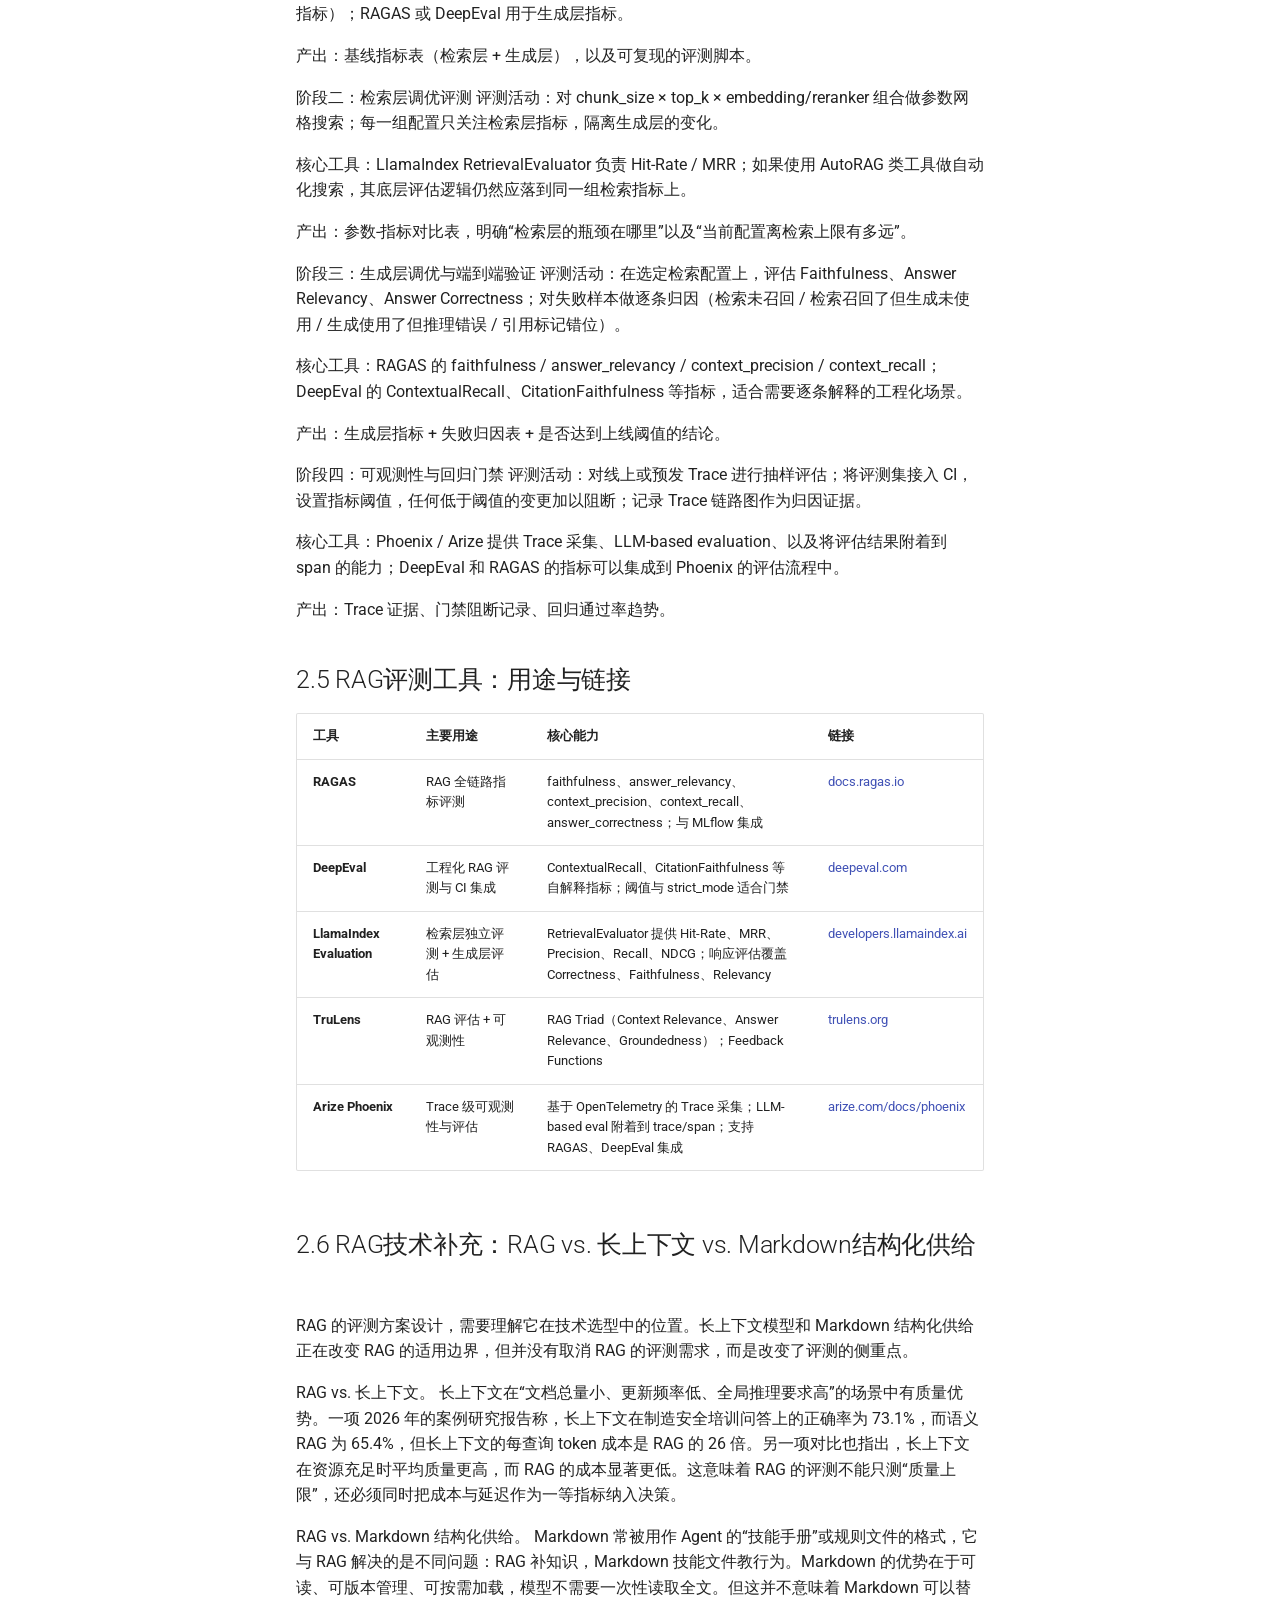
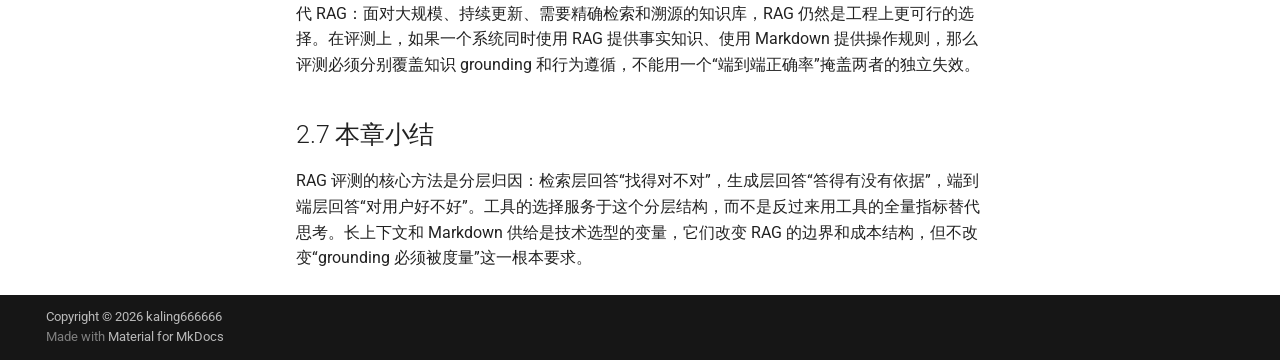
<file: chapter-2/index.html>
<!doctype html>
<html lang="zh" class="no-js">
  <head>
    
      <meta charset="utf-8">
      <meta name="viewport" content="width=device-width,initial-scale=1">
      
        <meta name="description" content="从通用框架到RAG与Agent的工程化实践">
      
      
        <meta name="author" content="kaling666666">
      
      
        <link rel="canonical" href="https://kaling666666.github.io/LLM-Evaluation-Methodology/chapter-2/">
      
      
        <link rel="prev" href="../chapter-1/">
      
      
        <link rel="next" href="../chapter-3/">
      
      
        
      
      
      <link rel="icon" href="../assets/images/favicon.png">
      <meta name="generator" content="mkdocs-1.6.1, mkdocs-material-9.8.1">
    
    
      
        <title>第二章 RAG评测 - 大模型评测方法论</title>
      
    
    
      <link rel="stylesheet" href="../assets/stylesheets/main.57a0d79d.min.css">
      
        
        <link rel="stylesheet" href="../assets/stylesheets/palette.fb2fffe2.min.css">
      
      


    
    
      
    
    
      
        
        
        <link rel="preconnect" href="https://fonts.gstatic.com" crossorigin>
        <link rel="stylesheet" href="https://fonts.googleapis.com/css?family=Roboto:300,300i,400,400i,700,700i%7CRoboto+Mono:400,400i,700,700i&display=fallback">
        <style>:root{--md-text-font:"Roboto";--md-code-font:"Roboto Mono"}</style>
      
    
    
    <script>__md_scope=new URL("..",location),__md_hash=e=>[...e].reduce(((e,_)=>(e<<5)-e+_.charCodeAt(0)),0),__md_get=(e,_=localStorage,t=__md_scope)=>JSON.parse(_.getItem(t.pathname+"."+e)),__md_set=(e,_,t=localStorage,a=__md_scope)=>{try{t.setItem(a.pathname+"."+e,JSON.stringify(_))}catch(e){}}</script>
    
      

    
    
  </head>
  
  
    
    
      
    
    
    
    
    <body dir="ltr" data-md-color-scheme="default" data-md-color-primary="indigo" data-md-color-accent="indigo">
  
    
    <input class="md-toggle" data-md-toggle="drawer" type="checkbox" id="__drawer" autocomplete="off">
    <input class="md-toggle" data-md-toggle="search" type="checkbox" id="__search" autocomplete="off">
    <label class="md-overlay" for="__drawer"></label>
    <div data-md-component="skip">
      
        
        <a href="#rag" class="md-skip">
          跳转至
        </a>
      
    </div>
    <div data-md-component="announce">
      
    </div>
    
    
      

  

<header class="md-header md-header--shadow" data-md-component="header">
  <nav class="md-header__inner md-grid" aria-label="页眉">
    <a href=".." title="大模型评测方法论" class="md-header__button md-logo" aria-label="大模型评测方法论" data-md-component="logo">
      
  
  <svg xmlns="http://www.w3.org/2000/svg" viewBox="0 0 24 24"><path d="M12 8a3 3 0 0 0 3-3 3 3 0 0 0-3-3 3 3 0 0 0-3 3 3 3 0 0 0 3 3m0 3.54C9.64 9.35 6.5 8 3 8v11c3.5 0 6.64 1.35 9 3.54 2.36-2.19 5.5-3.54 9-3.54V8c-3.5 0-6.64 1.35-9 3.54"/></svg>

    </a>
    <label class="md-header__button md-icon" for="__drawer">
      
      <svg xmlns="http://www.w3.org/2000/svg" viewBox="0 0 24 24"><path d="M3 6h18v2H3zm0 5h18v2H3zm0 5h18v2H3z"/></svg>
    </label>
    <div class="md-header__title" data-md-component="header-title">
      <div class="md-header__ellipsis">
        <div class="md-header__topic">
          <span class="md-ellipsis">
            大模型评测方法论
          </span>
        </div>
        <div class="md-header__topic" data-md-component="header-topic">
          <span class="md-ellipsis">
            
              第二章 RAG评测
            
          </span>
        </div>
      </div>
    </div>
    
      
        <form class="md-header__option" data-md-component="palette">
  
    
    
    
    <input class="md-option" data-md-color-media="(prefers-color-scheme: light)" data-md-color-scheme="default" data-md-color-primary="indigo" data-md-color-accent="indigo"  aria-label="切换到深色模式"  type="radio" name="__palette" id="__palette_0">
    
      <label class="md-header__button md-icon" title="切换到深色模式" for="__palette_1" hidden>
        <svg xmlns="http://www.w3.org/2000/svg" viewBox="0 0 24 24"><path d="M12 8a4 4 0 0 0-4 4 4 4 0 0 0 4 4 4 4 0 0 0 4-4 4 4 0 0 0-4-4m0 10a6 6 0 0 1-6-6 6 6 0 0 1 6-6 6 6 0 0 1 6 6 6 6 0 0 1-6 6m8-9.31V4h-4.69L12 .69 8.69 4H4v4.69L.69 12 4 15.31V20h4.69L12 23.31 15.31 20H20v-4.69L23.31 12z"/></svg>
      </label>
    
  
    
    
    
    <input class="md-option" data-md-color-media="(prefers-color-scheme: dark)" data-md-color-scheme="slate" data-md-color-primary="indigo" data-md-color-accent="indigo"  aria-label="切换到浅色模式"  type="radio" name="__palette" id="__palette_1">
    
      <label class="md-header__button md-icon" title="切换到浅色模式" for="__palette_0" hidden>
        <svg xmlns="http://www.w3.org/2000/svg" viewBox="0 0 24 24"><path d="M12 18c-.89 0-1.74-.2-2.5-.55C11.56 16.5 13 14.42 13 12s-1.44-4.5-3.5-5.45C10.26 6.2 11.11 6 12 6a6 6 0 0 1 6 6 6 6 0 0 1-6 6m8-9.31V4h-4.69L12 .69 8.69 4H4v4.69L.69 12 4 15.31V20h4.69L12 23.31 15.31 20H20v-4.69L23.31 12z"/></svg>
      </label>
    
  
</form>
      
    
    
      <script>var palette=__md_get("__palette");if(palette&&palette.color){if("(prefers-color-scheme)"===palette.color.media){var media=matchMedia("(prefers-color-scheme: light)"),input=document.querySelector(media.matches?"[data-md-color-media='(prefers-color-scheme: light)']":"[data-md-color-media='(prefers-color-scheme: dark)']");palette.color.media=input.getAttribute("data-md-color-media"),palette.color.scheme=input.getAttribute("data-md-color-scheme"),palette.color.primary=input.getAttribute("data-md-color-primary"),palette.color.accent=input.getAttribute("data-md-color-accent")}for(var[key,value]of Object.entries(palette.color))document.body.setAttribute("data-md-color-"+key,value)}</script>
    
    
    
      
      
        <label class="md-header__button md-icon" for="__search">
          
          <svg xmlns="http://www.w3.org/2000/svg" viewBox="0 0 24 24"><path d="M9.5 3A6.5 6.5 0 0 1 16 9.5c0 1.61-.59 3.09-1.56 4.23l.27.27h.79l5 5-1.5 1.5-5-5v-.79l-.27-.27A6.52 6.52 0 0 1 9.5 16 6.5 6.5 0 0 1 3 9.5 6.5 6.5 0 0 1 9.5 3m0 2C7 5 5 7 5 9.5S7 14 9.5 14 14 12 14 9.5 12 5 9.5 5"/></svg>
        </label>
        <div class="md-search" data-md-component="search" role="dialog">
  <label class="md-search__overlay" for="__search"></label>
  <div class="md-search__inner" role="search">
    <form class="md-search__form" name="search">
      <input type="text" class="md-search__input" name="query" aria-label="搜索" placeholder="搜索" autocapitalize="off" autocorrect="off" autocomplete="off" spellcheck="false" data-md-component="search-query" required>
      <label class="md-search__icon md-icon" for="__search">
        
        <svg xmlns="http://www.w3.org/2000/svg" viewBox="0 0 24 24"><path d="M9.5 3A6.5 6.5 0 0 1 16 9.5c0 1.61-.59 3.09-1.56 4.23l.27.27h.79l5 5-1.5 1.5-5-5v-.79l-.27-.27A6.52 6.52 0 0 1 9.5 16 6.5 6.5 0 0 1 3 9.5 6.5 6.5 0 0 1 9.5 3m0 2C7 5 5 7 5 9.5S7 14 9.5 14 14 12 14 9.5 12 5 9.5 5"/></svg>
        
        <svg xmlns="http://www.w3.org/2000/svg" viewBox="0 0 24 24"><path d="M20 11v2H8l5.5 5.5-1.42 1.42L4.16 12l7.92-7.92L13.5 5.5 8 11z"/></svg>
      </label>
      <nav class="md-search__options" aria-label="查找">
        
        <button type="reset" class="md-search__icon md-icon" title="清空当前内容" aria-label="清空当前内容" tabindex="-1">
          
          <svg xmlns="http://www.w3.org/2000/svg" viewBox="0 0 24 24"><path d="M19 6.41 17.59 5 12 10.59 6.41 5 5 6.41 10.59 12 5 17.59 6.41 19 12 13.41 17.59 19 19 17.59 13.41 12z"/></svg>
        </button>
      </nav>
      
        <div class="md-search__suggest" data-md-component="search-suggest"></div>
      
    </form>
    <div class="md-search__output">
      <div class="md-search__scrollwrap" tabindex="0" data-md-scrollfix>
        <div class="md-search-result" data-md-component="search-result">
          <div class="md-search-result__meta">
            正在初始化搜索引擎
          </div>
          <ol class="md-search-result__list" role="presentation"></ol>
        </div>
      </div>
    </div>
  </div>
</div>
      
    
    
      <div class="md-header__source">
        <a href="https://github.com/kaling666666/LLM-Evaluation-Methodology" title="前往仓库" class="md-source" data-md-component="source">
  <div class="md-source__icon md-icon">
    
    <svg xmlns="http://www.w3.org/2000/svg" viewBox="0 0 448 512"><!--! Font Awesome Free 7.1.0 by @fontawesome - https://fontawesome.com License - https://fontawesome.com/license/free (Icons: CC BY 4.0, Fonts: SIL OFL 1.1, Code: MIT License) Copyright 2025 Fonticons, Inc.--><path d="M439.6 236.1 244 40.5c-5.4-5.5-12.8-8.5-20.4-8.5s-15 3-20.4 8.4L162.5 81l51.5 51.5c27.1-9.1 52.7 16.8 43.4 43.7l49.7 49.7c34.2-11.8 61.2 31 35.5 56.7-26.5 26.5-70.2-2.9-56-37.3L240.3 199v121.9c25.3 12.5 22.3 41.8 9.1 55-6.4 6.4-15.2 10.1-24.3 10.1s-17.8-3.6-24.3-10.1c-17.6-17.6-11.1-46.9 11.2-56v-123c-20.8-8.5-24.6-30.7-18.6-45L142.6 101 8.5 235.1C3 240.6 0 247.9 0 255.5s3 15 8.5 20.4l195.6 195.7c5.4 5.4 12.7 8.4 20.4 8.4s15-3 20.4-8.4l194.7-194.7c5.4-5.4 8.4-12.8 8.4-20.4s-3-15-8.4-20.4"/></svg>
  </div>
  <div class="md-source__repository">
    kaling666666/LLM-Evaluation-Methodology
  </div>
</a>
      </div>
    
  </nav>
  
</header>
    
    <div class="md-container" data-md-component="container">
      
      
        
          
        
      
      <main class="md-main" data-md-component="main">
        <div class="md-main__inner md-grid">
          
            
              
              <div class="md-sidebar md-sidebar--primary" data-md-component="sidebar" data-md-type="navigation" >
                <div class="md-sidebar__scrollwrap">
                  <div class="md-sidebar__inner">
                    



<nav class="md-nav md-nav--primary" aria-label="导航栏" data-md-level="0">
  <label class="md-nav__title" for="__drawer">
    <a href=".." title="大模型评测方法论" class="md-nav__button md-logo" aria-label="大模型评测方法论" data-md-component="logo">
      
  
  <svg xmlns="http://www.w3.org/2000/svg" viewBox="0 0 24 24"><path d="M12 8a3 3 0 0 0 3-3 3 3 0 0 0-3-3 3 3 0 0 0-3 3 3 3 0 0 0 3 3m0 3.54C9.64 9.35 6.5 8 3 8v11c3.5 0 6.64 1.35 9 3.54 2.36-2.19 5.5-3.54 9-3.54V8c-3.5 0-6.64 1.35-9 3.54"/></svg>

    </a>
    大模型评测方法论
  </label>
  
    <div class="md-nav__source">
      <a href="https://github.com/kaling666666/LLM-Evaluation-Methodology" title="前往仓库" class="md-source" data-md-component="source">
  <div class="md-source__icon md-icon">
    
    <svg xmlns="http://www.w3.org/2000/svg" viewBox="0 0 448 512"><!--! Font Awesome Free 7.1.0 by @fontawesome - https://fontawesome.com License - https://fontawesome.com/license/free (Icons: CC BY 4.0, Fonts: SIL OFL 1.1, Code: MIT License) Copyright 2025 Fonticons, Inc.--><path d="M439.6 236.1 244 40.5c-5.4-5.5-12.8-8.5-20.4-8.5s-15 3-20.4 8.4L162.5 81l51.5 51.5c27.1-9.1 52.7 16.8 43.4 43.7l49.7 49.7c34.2-11.8 61.2 31 35.5 56.7-26.5 26.5-70.2-2.9-56-37.3L240.3 199v121.9c25.3 12.5 22.3 41.8 9.1 55-6.4 6.4-15.2 10.1-24.3 10.1s-17.8-3.6-24.3-10.1c-17.6-17.6-11.1-46.9 11.2-56v-123c-20.8-8.5-24.6-30.7-18.6-45L142.6 101 8.5 235.1C3 240.6 0 247.9 0 255.5s3 15 8.5 20.4l195.6 195.7c5.4 5.4 12.7 8.4 20.4 8.4s15-3 20.4-8.4l194.7-194.7c5.4-5.4 8.4-12.8 8.4-20.4s-3-15-8.4-20.4"/></svg>
  </div>
  <div class="md-source__repository">
    kaling666666/LLM-Evaluation-Methodology
  </div>
</a>
    </div>
  
  <ul class="md-nav__list" data-md-scrollfix>
    
      
      
  
  
  
  
    <li class="md-nav__item">
      <a href=".." class="md-nav__link">
        
  
  
  <span class="md-ellipsis">
    
  
    首页
  

    
  </span>
  
  

      </a>
    </li>
  

    
      
      
  
  
  
  
    <li class="md-nav__item">
      <a href="../chapter-1/" class="md-nav__link">
        
  
  
  <span class="md-ellipsis">
    
  
    第一章 评测总论
  

    
  </span>
  
  

      </a>
    </li>
  

    
      
      
  
  
    
  
  
  
    <li class="md-nav__item md-nav__item--active">
      
      <input class="md-nav__toggle md-toggle" type="checkbox" id="__toc">
      
      
        
      
      
        <label class="md-nav__link md-nav__link--active" for="__toc">
          
  
  
  <span class="md-ellipsis">
    
  
    第二章 RAG评测
  

    
  </span>
  
  

          <span class="md-nav__icon md-icon"></span>
        </label>
      
      <a href="./" class="md-nav__link md-nav__link--active">
        
  
  
  <span class="md-ellipsis">
    
  
    第二章 RAG评测
  

    
  </span>
  
  

      </a>
      
        

<nav class="md-nav md-nav--secondary" aria-label="目录">
  
  
  
    
  
  
    <label class="md-nav__title" for="__toc">
      <span class="md-nav__icon md-icon"></span>
      目录
    </label>
    <ul class="md-nav__list" data-md-component="toc" data-md-scrollfix>
      
        <li class="md-nav__item">
  <a href="#21-raggrounding" class="md-nav__link">
    <span class="md-ellipsis">
      
        2.1 RAG认知：检索不是目的，grounding才是
      
    </span>
  </a>
  
</li>
      
        <li class="md-nav__item">
  <a href="#22-rag" class="md-nav__link">
    <span class="md-ellipsis">
      
        2.2 RAG分类：按检索范式与生成策略划分
      
    </span>
  </a>
  
    <nav class="md-nav" aria-label="2.2 RAG分类：按检索范式与生成策略划分">
      <ul class="md-nav__list">
        
          <li class="md-nav__item">
  <a href="#_1" class="md-nav__link">
    <span class="md-ellipsis">
      
        按检索器类型：
      
    </span>
  </a>
  
</li>
        
          <li class="md-nav__item">
  <a href="#_2" class="md-nav__link">
    <span class="md-ellipsis">
      
        按生成策略。
      
    </span>
  </a>
  
</li>
        
          <li class="md-nav__item">
  <a href="#_3" class="md-nav__link">
    <span class="md-ellipsis">
      
        按知识更新模式。
      
    </span>
  </a>
  
</li>
        
      </ul>
    </nav>
  
</li>
      
        <li class="md-nav__item">
  <a href="#23-rag" class="md-nav__link">
    <span class="md-ellipsis">
      
        2.3 RAG的典型开发周期
      
    </span>
  </a>
  
</li>
      
        <li class="md-nav__item">
  <a href="#24-rag" class="md-nav__link">
    <span class="md-ellipsis">
      
        2.4 RAG基于开发周期的评测流程
      
    </span>
  </a>
  
</li>
      
        <li class="md-nav__item">
  <a href="#25-rag" class="md-nav__link">
    <span class="md-ellipsis">
      
        2.5 RAG评测工具：用途与链接
      
    </span>
  </a>
  
</li>
      
        <li class="md-nav__item">
  <a href="#26-ragrag-vs-vs-markdown" class="md-nav__link">
    <span class="md-ellipsis">
      
        2.6 RAG技术补充：RAG vs. 长上下文 vs. Markdown结构化供给
      
    </span>
  </a>
  
</li>
      
        <li class="md-nav__item">
  <a href="#27" class="md-nav__link">
    <span class="md-ellipsis">
      
        2.7 本章小结
      
    </span>
  </a>
  
</li>
      
    </ul>
  
</nav>
      
    </li>
  

    
      
      
  
  
  
  
    <li class="md-nav__item">
      <a href="../chapter-3/" class="md-nav__link">
        
  
  
  <span class="md-ellipsis">
    
  
    第三章 Agent评测
  

    
  </span>
  
  

      </a>
    </li>
  

    
      
      
  
  
  
  
    <li class="md-nav__item">
      <a href="../chapter-4/" class="md-nav__link">
        
  
  
  <span class="md-ellipsis">
    
  
    第四章 评测补充
  

    
  </span>
  
  

      </a>
    </li>
  

    
      
      
  
  
  
  
    <li class="md-nav__item">
      <a href="../chapter-5/" class="md-nav__link">
        
  
  
  <span class="md-ellipsis">
    
  
    第五章 常见问题
  

    
  </span>
  
  

      </a>
    </li>
  

    
  </ul>
</nav>
                  </div>
                </div>
              </div>
            
            
              
              <div class="md-sidebar md-sidebar--secondary" data-md-component="sidebar" data-md-type="toc" >
                <div class="md-sidebar__scrollwrap">
                  <div class="md-sidebar__inner">
                    

<nav class="md-nav md-nav--secondary" aria-label="目录">
  
  
  
    
  
  
    <label class="md-nav__title" for="__toc">
      <span class="md-nav__icon md-icon"></span>
      目录
    </label>
    <ul class="md-nav__list" data-md-component="toc" data-md-scrollfix>
      
        <li class="md-nav__item">
  <a href="#21-raggrounding" class="md-nav__link">
    <span class="md-ellipsis">
      
        2.1 RAG认知：检索不是目的，grounding才是
      
    </span>
  </a>
  
</li>
      
        <li class="md-nav__item">
  <a href="#22-rag" class="md-nav__link">
    <span class="md-ellipsis">
      
        2.2 RAG分类：按检索范式与生成策略划分
      
    </span>
  </a>
  
    <nav class="md-nav" aria-label="2.2 RAG分类：按检索范式与生成策略划分">
      <ul class="md-nav__list">
        
          <li class="md-nav__item">
  <a href="#_1" class="md-nav__link">
    <span class="md-ellipsis">
      
        按检索器类型：
      
    </span>
  </a>
  
</li>
        
          <li class="md-nav__item">
  <a href="#_2" class="md-nav__link">
    <span class="md-ellipsis">
      
        按生成策略。
      
    </span>
  </a>
  
</li>
        
          <li class="md-nav__item">
  <a href="#_3" class="md-nav__link">
    <span class="md-ellipsis">
      
        按知识更新模式。
      
    </span>
  </a>
  
</li>
        
      </ul>
    </nav>
  
</li>
      
        <li class="md-nav__item">
  <a href="#23-rag" class="md-nav__link">
    <span class="md-ellipsis">
      
        2.3 RAG的典型开发周期
      
    </span>
  </a>
  
</li>
      
        <li class="md-nav__item">
  <a href="#24-rag" class="md-nav__link">
    <span class="md-ellipsis">
      
        2.4 RAG基于开发周期的评测流程
      
    </span>
  </a>
  
</li>
      
        <li class="md-nav__item">
  <a href="#25-rag" class="md-nav__link">
    <span class="md-ellipsis">
      
        2.5 RAG评测工具：用途与链接
      
    </span>
  </a>
  
</li>
      
        <li class="md-nav__item">
  <a href="#26-ragrag-vs-vs-markdown" class="md-nav__link">
    <span class="md-ellipsis">
      
        2.6 RAG技术补充：RAG vs. 长上下文 vs. Markdown结构化供给
      
    </span>
  </a>
  
</li>
      
        <li class="md-nav__item">
  <a href="#27" class="md-nav__link">
    <span class="md-ellipsis">
      
        2.7 本章小结
      
    </span>
  </a>
  
</li>
      
    </ul>
  
</nav>
                  </div>
                </div>
              </div>
            
          
          
            <div class="md-content" data-md-component="content">
              
              <article class="md-content__inner md-typeset">
                
                  


  
  


<h1 id="rag">第二章 RAG评测<a class="headerlink" href="#rag" title="Permanent link">&para;</a></h1>
<h2 id="21-raggrounding">2.1 RAG认知：检索不是目的，grounding才是<a class="headerlink" href="#21-raggrounding" title="Permanent link">&para;</a></h2>
<p>RAG（Retrieval-Augmented Generation，检索增强生成）的工程直觉常被简化为“先搜再答”。这个简化在工程上足够，但在评测上是有害的：它让人误以为“检索到了”就等于“答对了”。实际上，RAG 的核心质量命题是 grounding：生成的答案是否被检索到的证据所支撑，以及检索到的证据是否足以支撑一个正确的答案。</p>
<p>RAG 的评测因此天然是分层的。检索层的问题（“正确片段在不在 Top-K 里”）和生成层的问题（“答案有没有超出检索上下文”）必须分开度量。把两者混为一个端到端分数，会丢失归因能力，使调优变成盲目的 prompt 试错。</p>
<h2 id="22-rag">2.2 RAG分类：按检索范式与生成策略划分<a class="headerlink" href="#22-rag" title="Permanent link">&para;</a></h2>
<p>RAG 系统的评测方案需要与其架构类型匹配。常见的分类维度包括：</p>
<h3 id="_1">按检索器类型：<a class="headerlink" href="#_1" title="Permanent link">&para;</a></h3>
<p>稀疏检索（BM25）强在精确词匹配，弱在语义泛化；稠密检索（向量检索）强在语义相似，弱在罕见实体和精确术语；混合检索在两者之间取平衡。评测检索层时，指标的选择与检索器类型无关（Hit-Rate、MRR 通用），但基线预期不同——稀疏检索的 Hit-Rate 对措辞敏感，稠密检索的 Failure 更多来自 embedding 的领域漂移。</p>
<h3 id="_2">按生成策略。<a class="headerlink" href="#_2" title="Permanent link">&para;</a></h3>
<p>抽取式（从上下文中抽取答案）的 Faithfulness 通常更高，但覆盖率受限；生成式（基于上下文自由生成）的 Answer Relevancy 可能更高，但幻觉风险上升。评测时应根据生成策略调整 Faithfulness 的阈值严格程度。</p>
<h3 id="_3">按知识更新模式。<a class="headerlink" href="#_3" title="Permanent link">&para;</a></h3>
<p>静态索引的 RAG 和持续更新的 RAG 在回归评测策略上不同：前者只需在发布前跑全量评测，后者需要将索引变更纳入门禁触发条件。</p>
<h2 id="23-rag">2.3 RAG的典型开发周期<a class="headerlink" href="#23-rag" title="Permanent link">&para;</a></h2>
<p>RAG 的开发不是线性的“建索引 → 跑问答”，而是围绕“检索质量”和“生成质量”交替迭代的循环。一个可操作的周期划分如下：</p>
<p>阶段一：基线与数据准备。 确定被测数据集、标注或合成评测集（问题 + ground truth 上下文/答案），跑通原始检索与生成链路，得到第一组基线指标。</p>
<p>阶段二：检索层调优。 调整 chunk_size、top_k、embedding 模型、reranker、检索策略（稀疏/稠密/混合），以检索层指标（Hit-Rate、MRR、Context Precision/Recall）为反馈信号。</p>
<p>阶段三：生成层调优。 在检索稳定的基础上，调整 prompt、生成参数、引用策略，以 Faithfulness 和 Answer Relevancy 为反馈信号。</p>
<p>阶段四：可观测性与回归固化。 接入 Trace 工具，将评测集和阈值固化为回归门禁，使后续任何变更（模型、prompt、索引）都经过同一套质量检查。</p>
<h2 id="24-rag">2.4 RAG基于开发周期的评测流程<a class="headerlink" href="#24-rag" title="Permanent link">&para;</a></h2>
<p>阶段一：基线评测
评测活动：构造或标注评测集；对基线 RAG 系统跑全量指标；记录每个样本的检索结果和生成结果。</p>
<p>核心工具：LlamaIndex 的 RetrievalEvaluator（用于独立评估检索器，支持 Hit-Rate、MRR 等排序指标）；RAGAS 或 DeepEval 用于生成层指标。</p>
<p>产出：基线指标表（检索层 + 生成层），以及可复现的评测脚本。</p>
<p>阶段二：检索层调优评测
评测活动：对 chunk_size × top_k × embedding/reranker 组合做参数网格搜索；每一组配置只关注检索层指标，隔离生成层的变化。</p>
<p>核心工具：LlamaIndex RetrievalEvaluator 负责 Hit-Rate / MRR；如果使用 AutoRAG 类工具做自动化搜索，其底层评估逻辑仍然应落到同一组检索指标上。</p>
<p>产出：参数-指标对比表，明确“检索层的瓶颈在哪里”以及“当前配置离检索上限有多远”。</p>
<p>阶段三：生成层调优与端到端验证
评测活动：在选定检索配置上，评估 Faithfulness、Answer Relevancy、Answer Correctness；对失败样本做逐条归因（检索未召回 / 检索召回了但生成未使用 / 生成使用了但推理错误 / 引用标记错位）。</p>
<p>核心工具：RAGAS 的 faithfulness / answer_relevancy / context_precision / context_recall；DeepEval 的 ContextualRecall、CitationFaithfulness 等指标，适合需要逐条解释的工程化场景。</p>
<p>产出：生成层指标 + 失败归因表 + 是否达到上线阈值的结论。</p>
<p>阶段四：可观测性与回归门禁
评测活动：对线上或预发 Trace 进行抽样评估；将评测集接入 CI，设置指标阈值，任何低于阈值的变更加以阻断；记录 Trace 链路图作为归因证据。</p>
<p>核心工具：Phoenix / Arize 提供 Trace 采集、LLM-based evaluation、以及将评估结果附着到 span 的能力；DeepEval 和 RAGAS 的指标可以集成到 Phoenix 的评估流程中。</p>
<p>产出：Trace 证据、门禁阻断记录、回归通过率趋势。</p>
<h2 id="25-rag">2.5 RAG评测工具：用途与链接<a class="headerlink" href="#25-rag" title="Permanent link">&para;</a></h2>
<table>
<thead>
<tr>
<th style="text-align: left;">工具</th>
<th style="text-align: left;">主要用途</th>
<th style="text-align: left;">核心能力</th>
<th style="text-align: left;">链接</th>
</tr>
</thead>
<tbody>
<tr>
<td style="text-align: left;"><strong>RAGAS</strong></td>
<td style="text-align: left;">RAG 全链路指标评测</td>
<td style="text-align: left;">faithfulness、answer_relevancy、context_precision、context_recall、answer_correctness；与 MLflow 集成</td>
<td style="text-align: left;"><a href="https://docs.ragas.io/">docs.ragas.io</a></td>
</tr>
<tr>
<td style="text-align: left;"><strong>DeepEval</strong></td>
<td style="text-align: left;">工程化 RAG 评测与 CI 集成</td>
<td style="text-align: left;">ContextualRecall、CitationFaithfulness 等自解释指标；阈值与 strict_mode 适合门禁</td>
<td style="text-align: left;"><a href="https://deepeval.com/">deepeval.com</a></td>
</tr>
<tr>
<td style="text-align: left;"><strong>LlamaIndex Evaluation</strong></td>
<td style="text-align: left;">检索层独立评测 + 生成层评估</td>
<td style="text-align: left;">RetrievalEvaluator 提供 Hit-Rate、MRR、Precision、Recall、NDCG；响应评估覆盖 Correctness、Faithfulness、Relevancy</td>
<td style="text-align: left;"><a href="https://developers.llamaindex.ai/">developers.llamaindex.ai</a></td>
</tr>
<tr>
<td style="text-align: left;"><strong>TruLens</strong></td>
<td style="text-align: left;">RAG 评估 + 可观测性</td>
<td style="text-align: left;">RAG Triad（Context Relevance、Answer Relevance、Groundedness）；Feedback Functions</td>
<td style="text-align: left;"><a href="https://www.trulens.org/">trulens.org</a></td>
</tr>
<tr>
<td style="text-align: left;"><strong>Arize Phoenix</strong></td>
<td style="text-align: left;">Trace 级可观测性与评估</td>
<td style="text-align: left;">基于 OpenTelemetry 的 Trace 采集；LLM-based eval 附着到 trace/span；支持 RAGAS、DeepEval 集成</td>
<td style="text-align: left;"><a href="https://arize.com/docs/phoenix">arize.com/docs/phoenix</a></td>
</tr>
</tbody>
</table>
<h2 id="26-ragrag-vs-vs-markdown">2.6 RAG技术补充：RAG vs. 长上下文 vs. Markdown结构化供给<a class="headerlink" href="#26-ragrag-vs-vs-markdown" title="Permanent link">&para;</a></h2>
<p>RAG 的评测方案设计，需要理解它在技术选型中的位置。长上下文模型和 Markdown 结构化供给正在改变 RAG 的适用边界，但并没有取消 RAG 的评测需求，而是改变了评测的侧重点。</p>
<p>RAG vs. 长上下文。 长上下文在“文档总量小、更新频率低、全局推理要求高”的场景中有质量优势。一项 2026 年的案例研究报告称，长上下文在制造安全培训问答上的正确率为 73.1%，而语义 RAG 为 65.4%，但长上下文的每查询 token 成本是 RAG 的 26 倍。另一项对比也指出，长上下文在资源充足时平均质量更高，而 RAG 的成本显著更低。这意味着 RAG 的评测不能只测“质量上限”，还必须同时把成本与延迟作为一等指标纳入决策。</p>
<p>RAG vs. Markdown 结构化供给。 Markdown 常被用作 Agent 的“技能手册”或规则文件的格式，它与 RAG 解决的是不同问题：RAG 补知识，Markdown 技能文件教行为。Markdown 的优势在于可读、可版本管理、可按需加载，模型不需要一次性读取全文。但这并不意味着 Markdown 可以替代 RAG：面对大规模、持续更新、需要精确检索和溯源的知识库，RAG 仍然是工程上更可行的选择。在评测上，如果一个系统同时使用 RAG 提供事实知识、使用 Markdown 提供操作规则，那么评测必须分别覆盖知识 grounding 和行为遵循，不能用一个“端到端正确率”掩盖两者的独立失效。</p>
<h2 id="27">2.7 本章小结<a class="headerlink" href="#27" title="Permanent link">&para;</a></h2>
<p>RAG 评测的核心方法是分层归因：检索层回答“找得对不对”，生成层回答“答得有没有依据”，端到端层回答“对用户好不好”。工具的选择服务于这个分层结构，而不是反过来用工具的全量指标替代思考。长上下文和 Markdown 供给是技术选型的变量，它们改变 RAG 的边界和成本结构，但不改变“grounding 必须被度量”这一根本要求。</p>












                
              </article>
            </div>
          
          
<script>var target=document.getElementById(location.hash.slice(1));target&&target.name&&(target.checked=target.name.startsWith("__tabbed_"))</script>
        </div>
        
          <button type="button" class="md-top md-icon" data-md-component="top" hidden>
  
  <svg xmlns="http://www.w3.org/2000/svg" viewBox="0 0 24 24"><path d="M13 20h-2V8l-5.5 5.5-1.42-1.42L12 4.16l7.92 7.92-1.42 1.42L13 8z"/></svg>
  回到页面顶部
</button>
        
      </main>
      
        <footer class="md-footer">
  
  <div class="md-footer-meta md-typeset">
    <div class="md-footer-meta__inner md-grid">
      <div class="md-copyright">
  
    <div class="md-copyright__highlight">
      Copyright &copy; 2026 kaling666666
    </div>
  
  
    Made with
    <a href="https://squidfunk.github.io/mkdocs-material/" target="_blank" rel="noopener">
      Material for MkDocs
    </a>
  
</div>
      
    </div>
  </div>
</footer>
      
    </div>
    <div class="md-dialog" data-md-component="dialog">
      <div class="md-dialog__inner md-typeset"></div>
    </div>
    
    
    
      
      
      <script id="__config" type="application/json">{"annotate": null, "base": "..", "features": ["navigation.instant", "navigation.tracking", "navigation.top", "search.suggest", "search.highlight", "content.code.copy"], "search": "../assets/javascripts/workers/search.a7633da7.min.js", "tags": null, "translations": {"clipboard.copied": "\u5df2\u590d\u5236", "clipboard.copy": "\u590d\u5236", "search.result.more.one": "\u5728\u8be5\u9875\u4e0a\u8fd8\u6709 1 \u4e2a\u7b26\u5408\u6761\u4ef6\u7684\u7ed3\u679c", "search.result.more.other": "\u5728\u8be5\u9875\u4e0a\u8fd8\u6709 # \u4e2a\u7b26\u5408\u6761\u4ef6\u7684\u7ed3\u679c", "search.result.none": "\u6ca1\u6709\u627e\u5230\u7b26\u5408\u6761\u4ef6\u7684\u7ed3\u679c", "search.result.one": "\u627e\u5230 1 \u4e2a\u7b26\u5408\u6761\u4ef6\u7684\u7ed3\u679c", "search.result.other": "# \u4e2a\u7b26\u5408\u6761\u4ef6\u7684\u7ed3\u679c", "search.result.placeholder": "\u952e\u5165\u4ee5\u5f00\u59cb\u641c\u7d22", "search.result.term.missing": "\u7f3a\u5c11", "select.version": "\u9009\u62e9\u5f53\u524d\u7248\u672c"}, "version": null}</script>
    
    
      <script src="../assets/javascripts/bundle.a5f9d56c.min.js"></script>
      
    
  </body>
</html>
</file>
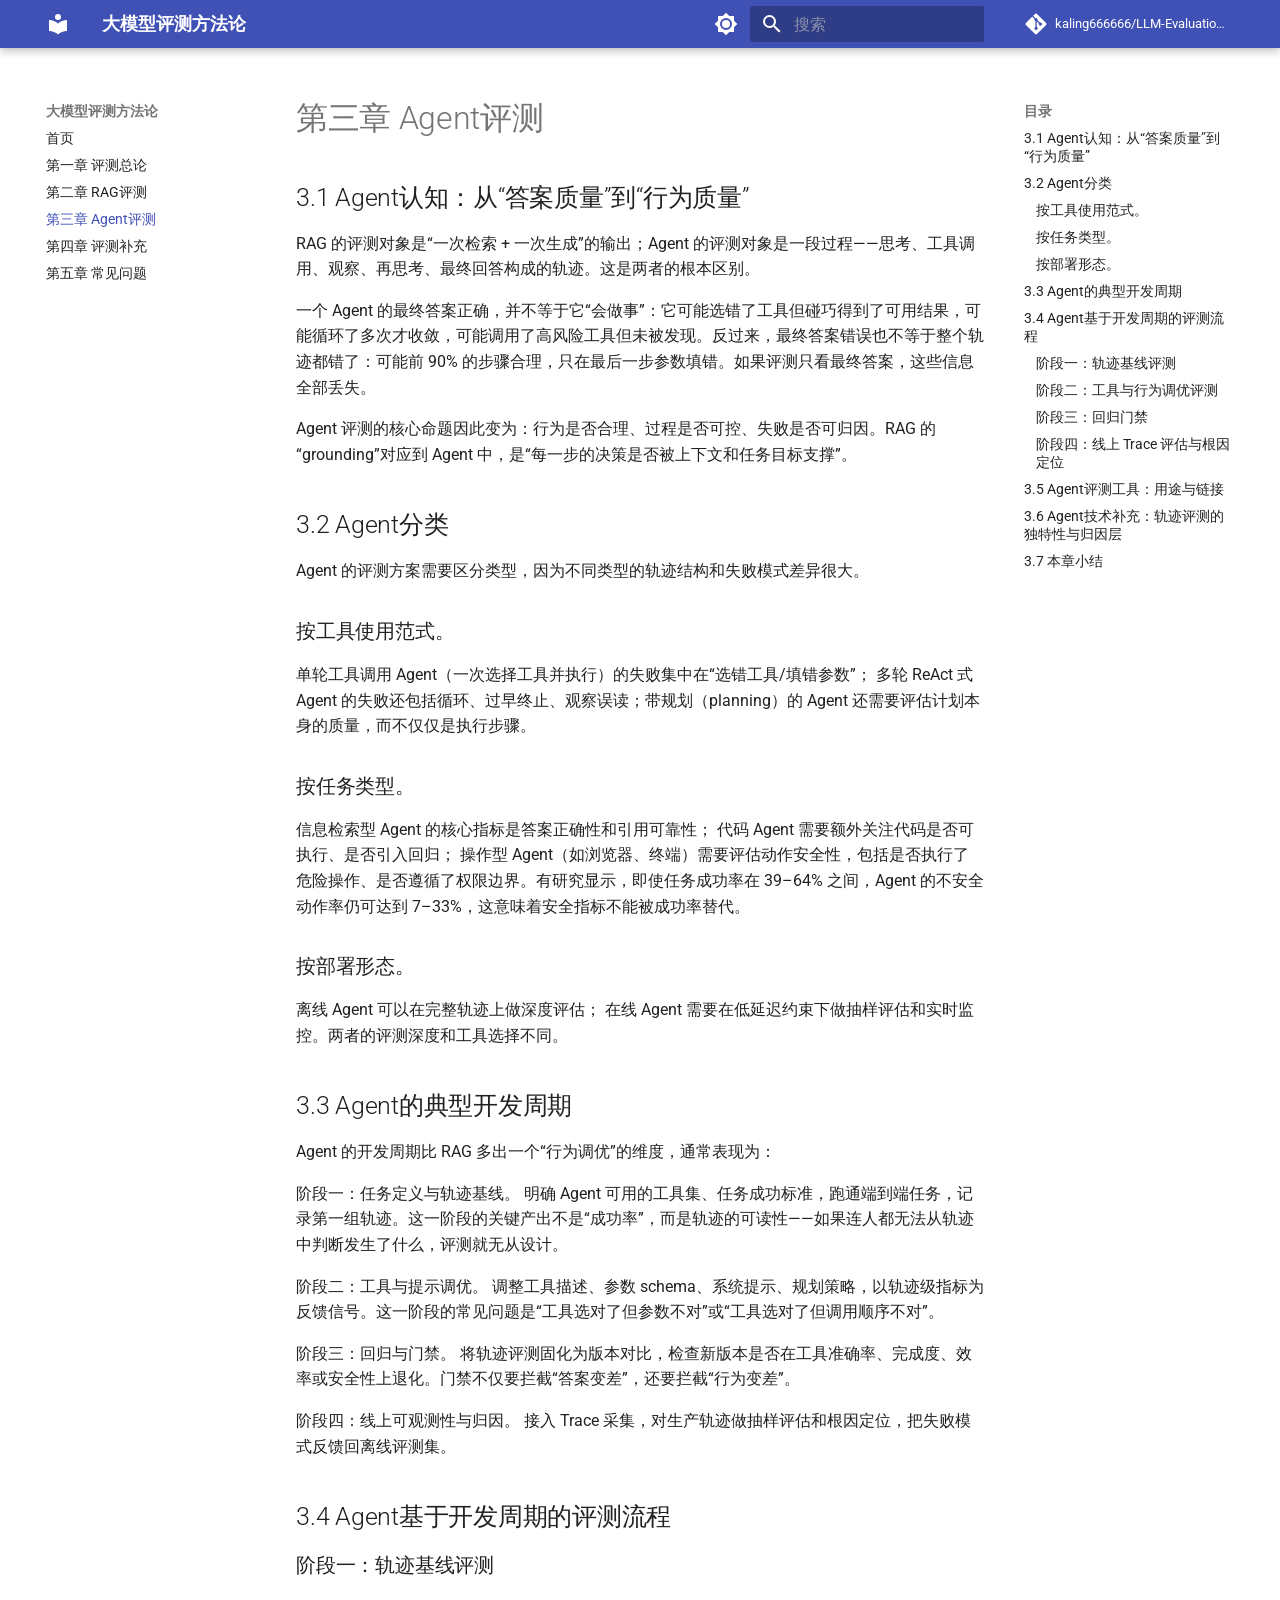
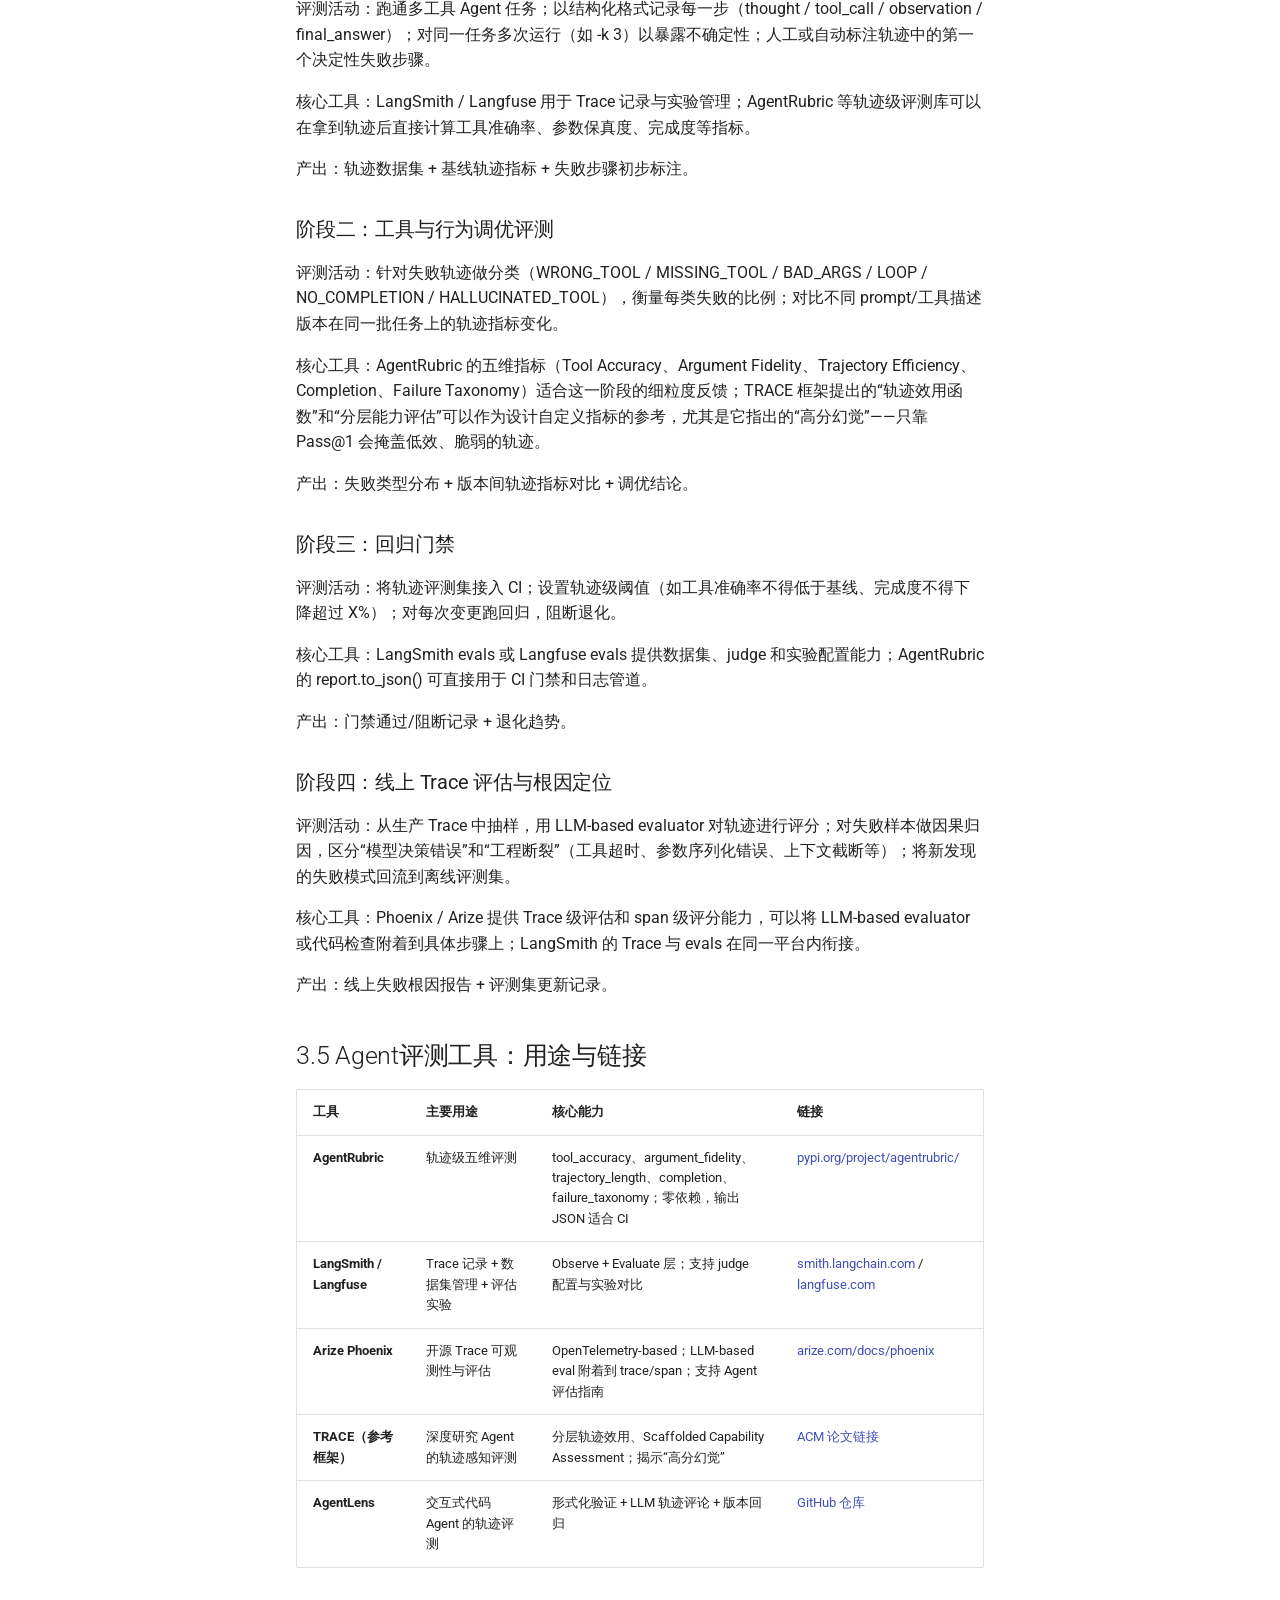
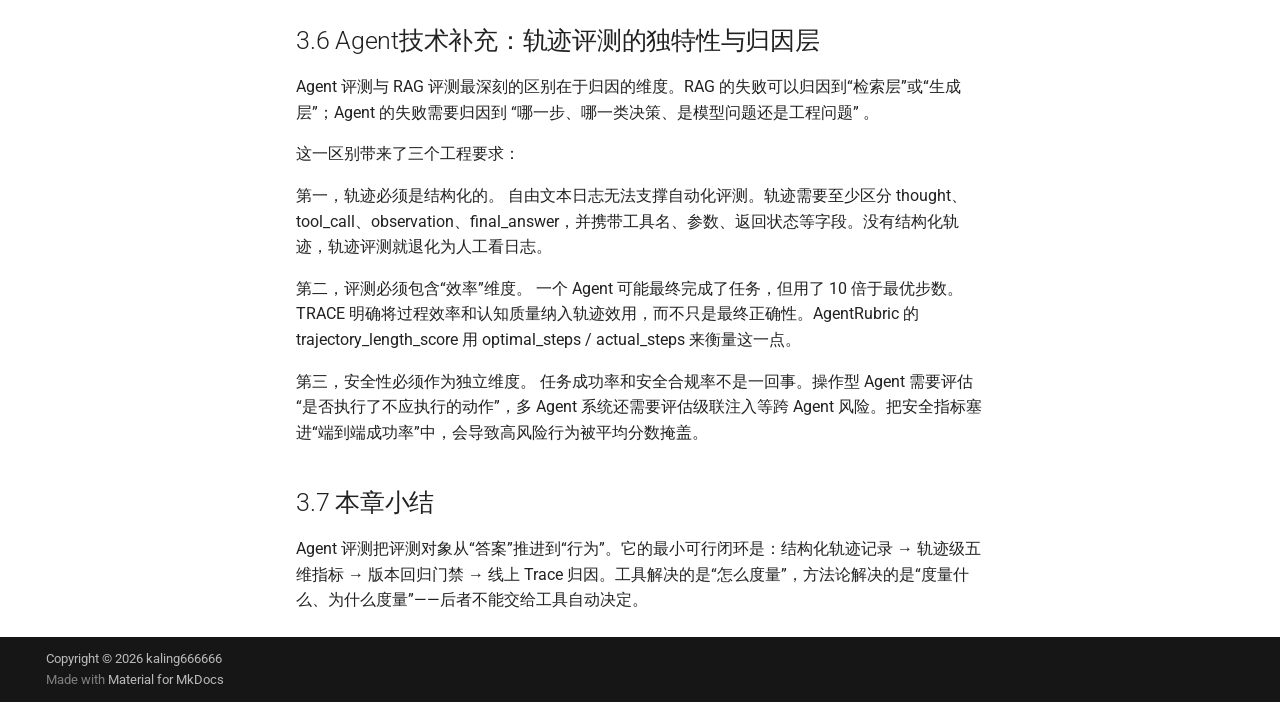
<file: chapter-3/index.html>
<!doctype html>
<html lang="zh" class="no-js">
  <head>
    
      <meta charset="utf-8">
      <meta name="viewport" content="width=device-width,initial-scale=1">
      
        <meta name="description" content="从通用框架到RAG与Agent的工程化实践">
      
      
        <meta name="author" content="kaling666666">
      
      
        <link rel="canonical" href="https://kaling666666.github.io/LLM-Evaluation-Methodology/chapter-3/">
      
      
        <link rel="prev" href="../chapter-2/">
      
      
        <link rel="next" href="../chapter-4/">
      
      
        
      
      
      <link rel="icon" href="../assets/images/favicon.png">
      <meta name="generator" content="mkdocs-1.6.1, mkdocs-material-9.8.1">
    
    
      
        <title>第三章 Agent评测 - 大模型评测方法论</title>
      
    
    
      <link rel="stylesheet" href="../assets/stylesheets/main.57a0d79d.min.css">
      
        
        <link rel="stylesheet" href="../assets/stylesheets/palette.fb2fffe2.min.css">
      
      


    
    
      
    
    
      
        
        
        <link rel="preconnect" href="https://fonts.gstatic.com" crossorigin>
        <link rel="stylesheet" href="https://fonts.googleapis.com/css?family=Roboto:300,300i,400,400i,700,700i%7CRoboto+Mono:400,400i,700,700i&display=fallback">
        <style>:root{--md-text-font:"Roboto";--md-code-font:"Roboto Mono"}</style>
      
    
    
    <script>__md_scope=new URL("..",location),__md_hash=e=>[...e].reduce(((e,_)=>(e<<5)-e+_.charCodeAt(0)),0),__md_get=(e,_=localStorage,t=__md_scope)=>JSON.parse(_.getItem(t.pathname+"."+e)),__md_set=(e,_,t=localStorage,a=__md_scope)=>{try{t.setItem(a.pathname+"."+e,JSON.stringify(_))}catch(e){}}</script>
    
      

    
    
  </head>
  
  
    
    
      
    
    
    
    
    <body dir="ltr" data-md-color-scheme="default" data-md-color-primary="indigo" data-md-color-accent="indigo">
  
    
    <input class="md-toggle" data-md-toggle="drawer" type="checkbox" id="__drawer" autocomplete="off">
    <input class="md-toggle" data-md-toggle="search" type="checkbox" id="__search" autocomplete="off">
    <label class="md-overlay" for="__drawer"></label>
    <div data-md-component="skip">
      
        
        <a href="#agent" class="md-skip">
          跳转至
        </a>
      
    </div>
    <div data-md-component="announce">
      
    </div>
    
    
      

  

<header class="md-header md-header--shadow" data-md-component="header">
  <nav class="md-header__inner md-grid" aria-label="页眉">
    <a href=".." title="大模型评测方法论" class="md-header__button md-logo" aria-label="大模型评测方法论" data-md-component="logo">
      
  
  <svg xmlns="http://www.w3.org/2000/svg" viewBox="0 0 24 24"><path d="M12 8a3 3 0 0 0 3-3 3 3 0 0 0-3-3 3 3 0 0 0-3 3 3 3 0 0 0 3 3m0 3.54C9.64 9.35 6.5 8 3 8v11c3.5 0 6.64 1.35 9 3.54 2.36-2.19 5.5-3.54 9-3.54V8c-3.5 0-6.64 1.35-9 3.54"/></svg>

    </a>
    <label class="md-header__button md-icon" for="__drawer">
      
      <svg xmlns="http://www.w3.org/2000/svg" viewBox="0 0 24 24"><path d="M3 6h18v2H3zm0 5h18v2H3zm0 5h18v2H3z"/></svg>
    </label>
    <div class="md-header__title" data-md-component="header-title">
      <div class="md-header__ellipsis">
        <div class="md-header__topic">
          <span class="md-ellipsis">
            大模型评测方法论
          </span>
        </div>
        <div class="md-header__topic" data-md-component="header-topic">
          <span class="md-ellipsis">
            
              第三章 Agent评测
            
          </span>
        </div>
      </div>
    </div>
    
      
        <form class="md-header__option" data-md-component="palette">
  
    
    
    
    <input class="md-option" data-md-color-media="(prefers-color-scheme: light)" data-md-color-scheme="default" data-md-color-primary="indigo" data-md-color-accent="indigo"  aria-label="切换到深色模式"  type="radio" name="__palette" id="__palette_0">
    
      <label class="md-header__button md-icon" title="切换到深色模式" for="__palette_1" hidden>
        <svg xmlns="http://www.w3.org/2000/svg" viewBox="0 0 24 24"><path d="M12 8a4 4 0 0 0-4 4 4 4 0 0 0 4 4 4 4 0 0 0 4-4 4 4 0 0 0-4-4m0 10a6 6 0 0 1-6-6 6 6 0 0 1 6-6 6 6 0 0 1 6 6 6 6 0 0 1-6 6m8-9.31V4h-4.69L12 .69 8.69 4H4v4.69L.69 12 4 15.31V20h4.69L12 23.31 15.31 20H20v-4.69L23.31 12z"/></svg>
      </label>
    
  
    
    
    
    <input class="md-option" data-md-color-media="(prefers-color-scheme: dark)" data-md-color-scheme="slate" data-md-color-primary="indigo" data-md-color-accent="indigo"  aria-label="切换到浅色模式"  type="radio" name="__palette" id="__palette_1">
    
      <label class="md-header__button md-icon" title="切换到浅色模式" for="__palette_0" hidden>
        <svg xmlns="http://www.w3.org/2000/svg" viewBox="0 0 24 24"><path d="M12 18c-.89 0-1.74-.2-2.5-.55C11.56 16.5 13 14.42 13 12s-1.44-4.5-3.5-5.45C10.26 6.2 11.11 6 12 6a6 6 0 0 1 6 6 6 6 0 0 1-6 6m8-9.31V4h-4.69L12 .69 8.69 4H4v4.69L.69 12 4 15.31V20h4.69L12 23.31 15.31 20H20v-4.69L23.31 12z"/></svg>
      </label>
    
  
</form>
      
    
    
      <script>var palette=__md_get("__palette");if(palette&&palette.color){if("(prefers-color-scheme)"===palette.color.media){var media=matchMedia("(prefers-color-scheme: light)"),input=document.querySelector(media.matches?"[data-md-color-media='(prefers-color-scheme: light)']":"[data-md-color-media='(prefers-color-scheme: dark)']");palette.color.media=input.getAttribute("data-md-color-media"),palette.color.scheme=input.getAttribute("data-md-color-scheme"),palette.color.primary=input.getAttribute("data-md-color-primary"),palette.color.accent=input.getAttribute("data-md-color-accent")}for(var[key,value]of Object.entries(palette.color))document.body.setAttribute("data-md-color-"+key,value)}</script>
    
    
    
      
      
        <label class="md-header__button md-icon" for="__search">
          
          <svg xmlns="http://www.w3.org/2000/svg" viewBox="0 0 24 24"><path d="M9.5 3A6.5 6.5 0 0 1 16 9.5c0 1.61-.59 3.09-1.56 4.23l.27.27h.79l5 5-1.5 1.5-5-5v-.79l-.27-.27A6.52 6.52 0 0 1 9.5 16 6.5 6.5 0 0 1 3 9.5 6.5 6.5 0 0 1 9.5 3m0 2C7 5 5 7 5 9.5S7 14 9.5 14 14 12 14 9.5 12 5 9.5 5"/></svg>
        </label>
        <div class="md-search" data-md-component="search" role="dialog">
  <label class="md-search__overlay" for="__search"></label>
  <div class="md-search__inner" role="search">
    <form class="md-search__form" name="search">
      <input type="text" class="md-search__input" name="query" aria-label="搜索" placeholder="搜索" autocapitalize="off" autocorrect="off" autocomplete="off" spellcheck="false" data-md-component="search-query" required>
      <label class="md-search__icon md-icon" for="__search">
        
        <svg xmlns="http://www.w3.org/2000/svg" viewBox="0 0 24 24"><path d="M9.5 3A6.5 6.5 0 0 1 16 9.5c0 1.61-.59 3.09-1.56 4.23l.27.27h.79l5 5-1.5 1.5-5-5v-.79l-.27-.27A6.52 6.52 0 0 1 9.5 16 6.5 6.5 0 0 1 3 9.5 6.5 6.5 0 0 1 9.5 3m0 2C7 5 5 7 5 9.5S7 14 9.5 14 14 12 14 9.5 12 5 9.5 5"/></svg>
        
        <svg xmlns="http://www.w3.org/2000/svg" viewBox="0 0 24 24"><path d="M20 11v2H8l5.5 5.5-1.42 1.42L4.16 12l7.92-7.92L13.5 5.5 8 11z"/></svg>
      </label>
      <nav class="md-search__options" aria-label="查找">
        
        <button type="reset" class="md-search__icon md-icon" title="清空当前内容" aria-label="清空当前内容" tabindex="-1">
          
          <svg xmlns="http://www.w3.org/2000/svg" viewBox="0 0 24 24"><path d="M19 6.41 17.59 5 12 10.59 6.41 5 5 6.41 10.59 12 5 17.59 6.41 19 12 13.41 17.59 19 19 17.59 13.41 12z"/></svg>
        </button>
      </nav>
      
        <div class="md-search__suggest" data-md-component="search-suggest"></div>
      
    </form>
    <div class="md-search__output">
      <div class="md-search__scrollwrap" tabindex="0" data-md-scrollfix>
        <div class="md-search-result" data-md-component="search-result">
          <div class="md-search-result__meta">
            正在初始化搜索引擎
          </div>
          <ol class="md-search-result__list" role="presentation"></ol>
        </div>
      </div>
    </div>
  </div>
</div>
      
    
    
      <div class="md-header__source">
        <a href="https://github.com/kaling666666/LLM-Evaluation-Methodology" title="前往仓库" class="md-source" data-md-component="source">
  <div class="md-source__icon md-icon">
    
    <svg xmlns="http://www.w3.org/2000/svg" viewBox="0 0 448 512"><!--! Font Awesome Free 7.1.0 by @fontawesome - https://fontawesome.com License - https://fontawesome.com/license/free (Icons: CC BY 4.0, Fonts: SIL OFL 1.1, Code: MIT License) Copyright 2025 Fonticons, Inc.--><path d="M439.6 236.1 244 40.5c-5.4-5.5-12.8-8.5-20.4-8.5s-15 3-20.4 8.4L162.5 81l51.5 51.5c27.1-9.1 52.7 16.8 43.4 43.7l49.7 49.7c34.2-11.8 61.2 31 35.5 56.7-26.5 26.5-70.2-2.9-56-37.3L240.3 199v121.9c25.3 12.5 22.3 41.8 9.1 55-6.4 6.4-15.2 10.1-24.3 10.1s-17.8-3.6-24.3-10.1c-17.6-17.6-11.1-46.9 11.2-56v-123c-20.8-8.5-24.6-30.7-18.6-45L142.6 101 8.5 235.1C3 240.6 0 247.9 0 255.5s3 15 8.5 20.4l195.6 195.7c5.4 5.4 12.7 8.4 20.4 8.4s15-3 20.4-8.4l194.7-194.7c5.4-5.4 8.4-12.8 8.4-20.4s-3-15-8.4-20.4"/></svg>
  </div>
  <div class="md-source__repository">
    kaling666666/LLM-Evaluation-Methodology
  </div>
</a>
      </div>
    
  </nav>
  
</header>
    
    <div class="md-container" data-md-component="container">
      
      
        
          
        
      
      <main class="md-main" data-md-component="main">
        <div class="md-main__inner md-grid">
          
            
              
              <div class="md-sidebar md-sidebar--primary" data-md-component="sidebar" data-md-type="navigation" >
                <div class="md-sidebar__scrollwrap">
                  <div class="md-sidebar__inner">
                    



<nav class="md-nav md-nav--primary" aria-label="导航栏" data-md-level="0">
  <label class="md-nav__title" for="__drawer">
    <a href=".." title="大模型评测方法论" class="md-nav__button md-logo" aria-label="大模型评测方法论" data-md-component="logo">
      
  
  <svg xmlns="http://www.w3.org/2000/svg" viewBox="0 0 24 24"><path d="M12 8a3 3 0 0 0 3-3 3 3 0 0 0-3-3 3 3 0 0 0-3 3 3 3 0 0 0 3 3m0 3.54C9.64 9.35 6.5 8 3 8v11c3.5 0 6.64 1.35 9 3.54 2.36-2.19 5.5-3.54 9-3.54V8c-3.5 0-6.64 1.35-9 3.54"/></svg>

    </a>
    大模型评测方法论
  </label>
  
    <div class="md-nav__source">
      <a href="https://github.com/kaling666666/LLM-Evaluation-Methodology" title="前往仓库" class="md-source" data-md-component="source">
  <div class="md-source__icon md-icon">
    
    <svg xmlns="http://www.w3.org/2000/svg" viewBox="0 0 448 512"><!--! Font Awesome Free 7.1.0 by @fontawesome - https://fontawesome.com License - https://fontawesome.com/license/free (Icons: CC BY 4.0, Fonts: SIL OFL 1.1, Code: MIT License) Copyright 2025 Fonticons, Inc.--><path d="M439.6 236.1 244 40.5c-5.4-5.5-12.8-8.5-20.4-8.5s-15 3-20.4 8.4L162.5 81l51.5 51.5c27.1-9.1 52.7 16.8 43.4 43.7l49.7 49.7c34.2-11.8 61.2 31 35.5 56.7-26.5 26.5-70.2-2.9-56-37.3L240.3 199v121.9c25.3 12.5 22.3 41.8 9.1 55-6.4 6.4-15.2 10.1-24.3 10.1s-17.8-3.6-24.3-10.1c-17.6-17.6-11.1-46.9 11.2-56v-123c-20.8-8.5-24.6-30.7-18.6-45L142.6 101 8.5 235.1C3 240.6 0 247.9 0 255.5s3 15 8.5 20.4l195.6 195.7c5.4 5.4 12.7 8.4 20.4 8.4s15-3 20.4-8.4l194.7-194.7c5.4-5.4 8.4-12.8 8.4-20.4s-3-15-8.4-20.4"/></svg>
  </div>
  <div class="md-source__repository">
    kaling666666/LLM-Evaluation-Methodology
  </div>
</a>
    </div>
  
  <ul class="md-nav__list" data-md-scrollfix>
    
      
      
  
  
  
  
    <li class="md-nav__item">
      <a href=".." class="md-nav__link">
        
  
  
  <span class="md-ellipsis">
    
  
    首页
  

    
  </span>
  
  

      </a>
    </li>
  

    
      
      
  
  
  
  
    <li class="md-nav__item">
      <a href="../chapter-1/" class="md-nav__link">
        
  
  
  <span class="md-ellipsis">
    
  
    第一章 评测总论
  

    
  </span>
  
  

      </a>
    </li>
  

    
      
      
  
  
  
  
    <li class="md-nav__item">
      <a href="../chapter-2/" class="md-nav__link">
        
  
  
  <span class="md-ellipsis">
    
  
    第二章 RAG评测
  

    
  </span>
  
  

      </a>
    </li>
  

    
      
      
  
  
    
  
  
  
    <li class="md-nav__item md-nav__item--active">
      
      <input class="md-nav__toggle md-toggle" type="checkbox" id="__toc">
      
      
        
      
      
        <label class="md-nav__link md-nav__link--active" for="__toc">
          
  
  
  <span class="md-ellipsis">
    
  
    第三章 Agent评测
  

    
  </span>
  
  

          <span class="md-nav__icon md-icon"></span>
        </label>
      
      <a href="./" class="md-nav__link md-nav__link--active">
        
  
  
  <span class="md-ellipsis">
    
  
    第三章 Agent评测
  

    
  </span>
  
  

      </a>
      
        

<nav class="md-nav md-nav--secondary" aria-label="目录">
  
  
  
    
  
  
    <label class="md-nav__title" for="__toc">
      <span class="md-nav__icon md-icon"></span>
      目录
    </label>
    <ul class="md-nav__list" data-md-component="toc" data-md-scrollfix>
      
        <li class="md-nav__item">
  <a href="#31-agent" class="md-nav__link">
    <span class="md-ellipsis">
      
        3.1 Agent认知：从“答案质量”到“行为质量”
      
    </span>
  </a>
  
</li>
      
        <li class="md-nav__item">
  <a href="#32-agent" class="md-nav__link">
    <span class="md-ellipsis">
      
        3.2 Agent分类
      
    </span>
  </a>
  
    <nav class="md-nav" aria-label="3.2 Agent分类">
      <ul class="md-nav__list">
        
          <li class="md-nav__item">
  <a href="#_1" class="md-nav__link">
    <span class="md-ellipsis">
      
        按工具使用范式。
      
    </span>
  </a>
  
</li>
        
          <li class="md-nav__item">
  <a href="#_2" class="md-nav__link">
    <span class="md-ellipsis">
      
        按任务类型。
      
    </span>
  </a>
  
</li>
        
          <li class="md-nav__item">
  <a href="#_3" class="md-nav__link">
    <span class="md-ellipsis">
      
        按部署形态。
      
    </span>
  </a>
  
</li>
        
      </ul>
    </nav>
  
</li>
      
        <li class="md-nav__item">
  <a href="#33-agent" class="md-nav__link">
    <span class="md-ellipsis">
      
        3.3 Agent的典型开发周期
      
    </span>
  </a>
  
</li>
      
        <li class="md-nav__item">
  <a href="#34-agent" class="md-nav__link">
    <span class="md-ellipsis">
      
        3.4 Agent基于开发周期的评测流程
      
    </span>
  </a>
  
    <nav class="md-nav" aria-label="3.4 Agent基于开发周期的评测流程">
      <ul class="md-nav__list">
        
          <li class="md-nav__item">
  <a href="#_4" class="md-nav__link">
    <span class="md-ellipsis">
      
        阶段一：轨迹基线评测
      
    </span>
  </a>
  
</li>
        
          <li class="md-nav__item">
  <a href="#_5" class="md-nav__link">
    <span class="md-ellipsis">
      
        阶段二：工具与行为调优评测
      
    </span>
  </a>
  
</li>
        
          <li class="md-nav__item">
  <a href="#_6" class="md-nav__link">
    <span class="md-ellipsis">
      
        阶段三：回归门禁
      
    </span>
  </a>
  
</li>
        
          <li class="md-nav__item">
  <a href="#trace" class="md-nav__link">
    <span class="md-ellipsis">
      
        阶段四：线上 Trace 评估与根因定位
      
    </span>
  </a>
  
</li>
        
      </ul>
    </nav>
  
</li>
      
        <li class="md-nav__item">
  <a href="#35-agent" class="md-nav__link">
    <span class="md-ellipsis">
      
        3.5 Agent评测工具：用途与链接
      
    </span>
  </a>
  
</li>
      
        <li class="md-nav__item">
  <a href="#36-agent" class="md-nav__link">
    <span class="md-ellipsis">
      
        3.6 Agent技术补充：轨迹评测的独特性与归因层
      
    </span>
  </a>
  
</li>
      
        <li class="md-nav__item">
  <a href="#37" class="md-nav__link">
    <span class="md-ellipsis">
      
        3.7 本章小结
      
    </span>
  </a>
  
</li>
      
    </ul>
  
</nav>
      
    </li>
  

    
      
      
  
  
  
  
    <li class="md-nav__item">
      <a href="../chapter-4/" class="md-nav__link">
        
  
  
  <span class="md-ellipsis">
    
  
    第四章 评测补充
  

    
  </span>
  
  

      </a>
    </li>
  

    
      
      
  
  
  
  
    <li class="md-nav__item">
      <a href="../chapter-5/" class="md-nav__link">
        
  
  
  <span class="md-ellipsis">
    
  
    第五章 常见问题
  

    
  </span>
  
  

      </a>
    </li>
  

    
  </ul>
</nav>
                  </div>
                </div>
              </div>
            
            
              
              <div class="md-sidebar md-sidebar--secondary" data-md-component="sidebar" data-md-type="toc" >
                <div class="md-sidebar__scrollwrap">
                  <div class="md-sidebar__inner">
                    

<nav class="md-nav md-nav--secondary" aria-label="目录">
  
  
  
    
  
  
    <label class="md-nav__title" for="__toc">
      <span class="md-nav__icon md-icon"></span>
      目录
    </label>
    <ul class="md-nav__list" data-md-component="toc" data-md-scrollfix>
      
        <li class="md-nav__item">
  <a href="#31-agent" class="md-nav__link">
    <span class="md-ellipsis">
      
        3.1 Agent认知：从“答案质量”到“行为质量”
      
    </span>
  </a>
  
</li>
      
        <li class="md-nav__item">
  <a href="#32-agent" class="md-nav__link">
    <span class="md-ellipsis">
      
        3.2 Agent分类
      
    </span>
  </a>
  
    <nav class="md-nav" aria-label="3.2 Agent分类">
      <ul class="md-nav__list">
        
          <li class="md-nav__item">
  <a href="#_1" class="md-nav__link">
    <span class="md-ellipsis">
      
        按工具使用范式。
      
    </span>
  </a>
  
</li>
        
          <li class="md-nav__item">
  <a href="#_2" class="md-nav__link">
    <span class="md-ellipsis">
      
        按任务类型。
      
    </span>
  </a>
  
</li>
        
          <li class="md-nav__item">
  <a href="#_3" class="md-nav__link">
    <span class="md-ellipsis">
      
        按部署形态。
      
    </span>
  </a>
  
</li>
        
      </ul>
    </nav>
  
</li>
      
        <li class="md-nav__item">
  <a href="#33-agent" class="md-nav__link">
    <span class="md-ellipsis">
      
        3.3 Agent的典型开发周期
      
    </span>
  </a>
  
</li>
      
        <li class="md-nav__item">
  <a href="#34-agent" class="md-nav__link">
    <span class="md-ellipsis">
      
        3.4 Agent基于开发周期的评测流程
      
    </span>
  </a>
  
    <nav class="md-nav" aria-label="3.4 Agent基于开发周期的评测流程">
      <ul class="md-nav__list">
        
          <li class="md-nav__item">
  <a href="#_4" class="md-nav__link">
    <span class="md-ellipsis">
      
        阶段一：轨迹基线评测
      
    </span>
  </a>
  
</li>
        
          <li class="md-nav__item">
  <a href="#_5" class="md-nav__link">
    <span class="md-ellipsis">
      
        阶段二：工具与行为调优评测
      
    </span>
  </a>
  
</li>
        
          <li class="md-nav__item">
  <a href="#_6" class="md-nav__link">
    <span class="md-ellipsis">
      
        阶段三：回归门禁
      
    </span>
  </a>
  
</li>
        
          <li class="md-nav__item">
  <a href="#trace" class="md-nav__link">
    <span class="md-ellipsis">
      
        阶段四：线上 Trace 评估与根因定位
      
    </span>
  </a>
  
</li>
        
      </ul>
    </nav>
  
</li>
      
        <li class="md-nav__item">
  <a href="#35-agent" class="md-nav__link">
    <span class="md-ellipsis">
      
        3.5 Agent评测工具：用途与链接
      
    </span>
  </a>
  
</li>
      
        <li class="md-nav__item">
  <a href="#36-agent" class="md-nav__link">
    <span class="md-ellipsis">
      
        3.6 Agent技术补充：轨迹评测的独特性与归因层
      
    </span>
  </a>
  
</li>
      
        <li class="md-nav__item">
  <a href="#37" class="md-nav__link">
    <span class="md-ellipsis">
      
        3.7 本章小结
      
    </span>
  </a>
  
</li>
      
    </ul>
  
</nav>
                  </div>
                </div>
              </div>
            
          
          
            <div class="md-content" data-md-component="content">
              
              <article class="md-content__inner md-typeset">
                
                  


  
  


<h1 id="agent">第三章 Agent评测<a class="headerlink" href="#agent" title="Permanent link">&para;</a></h1>
<h2 id="31-agent">3.1 Agent认知：从“答案质量”到“行为质量”<a class="headerlink" href="#31-agent" title="Permanent link">&para;</a></h2>
<p>RAG 的评测对象是“一次检索 + 一次生成”的输出；Agent 的评测对象是一段过程——思考、工具调用、观察、再思考、最终回答构成的轨迹。这是两者的根本区别。</p>
<p>一个 Agent 的最终答案正确，并不等于它“会做事”：它可能选错了工具但碰巧得到了可用结果，可能循环了多次才收敛，可能调用了高风险工具但未被发现。反过来，最终答案错误也不等于整个轨迹都错了：可能前 90% 的步骤合理，只在最后一步参数填错。如果评测只看最终答案，这些信息全部丢失。</p>
<p>Agent 评测的核心命题因此变为：行为是否合理、过程是否可控、失败是否可归因。RAG 的“grounding”对应到 Agent 中，是“每一步的决策是否被上下文和任务目标支撑”。</p>
<h2 id="32-agent">3.2 Agent分类<a class="headerlink" href="#32-agent" title="Permanent link">&para;</a></h2>
<p>Agent 的评测方案需要区分类型，因为不同类型的轨迹结构和失败模式差异很大。</p>
<h3 id="_1">按工具使用范式。<a class="headerlink" href="#_1" title="Permanent link">&para;</a></h3>
<p>单轮工具调用 Agent（一次选择工具并执行）的失败集中在“选错工具/填错参数”；
多轮 ReAct 式 Agent 的失败还包括循环、过早终止、观察误读；带规划（planning）的 Agent 还需要评估计划本身的质量，而不仅仅是执行步骤。</p>
<h3 id="_2">按任务类型。<a class="headerlink" href="#_2" title="Permanent link">&para;</a></h3>
<p>信息检索型 Agent 的核心指标是答案正确性和引用可靠性；
代码 Agent 需要额外关注代码是否可执行、是否引入回归；
操作型 Agent（如浏览器、终端）需要评估动作安全性，包括是否执行了危险操作、是否遵循了权限边界。有研究显示，即使任务成功率在 39–64% 之间，Agent 的不安全动作率仍可达到 7–33%，这意味着安全指标不能被成功率替代。</p>
<h3 id="_3">按部署形态。<a class="headerlink" href="#_3" title="Permanent link">&para;</a></h3>
<p>离线 Agent 可以在完整轨迹上做深度评估；
在线 Agent 需要在低延迟约束下做抽样评估和实时监控。两者的评测深度和工具选择不同。</p>
<h2 id="33-agent">3.3 Agent的典型开发周期<a class="headerlink" href="#33-agent" title="Permanent link">&para;</a></h2>
<p>Agent 的开发周期比 RAG 多出一个“行为调优”的维度，通常表现为：</p>
<p>阶段一：任务定义与轨迹基线。 明确 Agent 可用的工具集、任务成功标准，跑通端到端任务，记录第一组轨迹。这一阶段的关键产出不是“成功率”，而是轨迹的可读性——如果连人都无法从轨迹中判断发生了什么，评测就无从设计。</p>
<p>阶段二：工具与提示调优。 调整工具描述、参数 schema、系统提示、规划策略，以轨迹级指标为反馈信号。这一阶段的常见问题是“工具选对了但参数不对”或“工具选对了但调用顺序不对”。</p>
<p>阶段三：回归与门禁。 将轨迹评测固化为版本对比，检查新版本是否在工具准确率、完成度、效率或安全性上退化。门禁不仅要拦截“答案变差”，还要拦截“行为变差”。</p>
<p>阶段四：线上可观测性与归因。 接入 Trace 采集，对生产轨迹做抽样评估和根因定位，把失败模式反馈回离线评测集。</p>
<h2 id="34-agent">3.4 Agent基于开发周期的评测流程<a class="headerlink" href="#34-agent" title="Permanent link">&para;</a></h2>
<h3 id="_4">阶段一：轨迹基线评测<a class="headerlink" href="#_4" title="Permanent link">&para;</a></h3>
<p>评测活动：跑通多工具 Agent 任务；以结构化格式记录每一步（thought / tool_call / observation / final_answer）；对同一任务多次运行（如 -k 3）以暴露不确定性；人工或自动标注轨迹中的第一个决定性失败步骤。</p>
<p>核心工具：LangSmith / Langfuse 用于 Trace 记录与实验管理；AgentRubric 等轨迹级评测库可以在拿到轨迹后直接计算工具准确率、参数保真度、完成度等指标。</p>
<p>产出：轨迹数据集 + 基线轨迹指标 + 失败步骤初步标注。</p>
<h3 id="_5">阶段二：工具与行为调优评测<a class="headerlink" href="#_5" title="Permanent link">&para;</a></h3>
<p>评测活动：针对失败轨迹做分类（WRONG_TOOL / MISSING_TOOL / BAD_ARGS / LOOP / NO_COMPLETION / HALLUCINATED_TOOL），衡量每类失败的比例；对比不同 prompt/工具描述版本在同一批任务上的轨迹指标变化。</p>
<p>核心工具：AgentRubric 的五维指标（Tool Accuracy、Argument Fidelity、Trajectory Efficiency、Completion、Failure Taxonomy）适合这一阶段的细粒度反馈；TRACE 框架提出的“轨迹效用函数”和“分层能力评估”可以作为设计自定义指标的参考，尤其是它指出的“高分幻觉”——只靠 Pass@1 会掩盖低效、脆弱的轨迹。</p>
<p>产出：失败类型分布 + 版本间轨迹指标对比 + 调优结论。</p>
<h3 id="_6">阶段三：回归门禁<a class="headerlink" href="#_6" title="Permanent link">&para;</a></h3>
<p>评测活动：将轨迹评测集接入 CI；设置轨迹级阈值（如工具准确率不得低于基线、完成度不得下降超过 X%）；对每次变更跑回归，阻断退化。</p>
<p>核心工具：LangSmith evals 或 Langfuse evals 提供数据集、judge 和实验配置能力；AgentRubric 的 report.to_json() 可直接用于 CI 门禁和日志管道。</p>
<p>产出：门禁通过/阻断记录 + 退化趋势。</p>
<h3 id="trace">阶段四：线上 Trace 评估与根因定位<a class="headerlink" href="#trace" title="Permanent link">&para;</a></h3>
<p>评测活动：从生产 Trace 中抽样，用 LLM-based evaluator 对轨迹进行评分；对失败样本做因果归因，区分“模型决策错误”和“工程断裂”（工具超时、参数序列化错误、上下文截断等）；将新发现的失败模式回流到离线评测集。</p>
<p>核心工具：Phoenix / Arize 提供 Trace 级评估和 span 级评分能力，可以将 LLM-based evaluator 或代码检查附着到具体步骤上；LangSmith 的 Trace 与 evals 在同一平台内衔接。</p>
<p>产出：线上失败根因报告 + 评测集更新记录。</p>
<h2 id="35-agent">3.5 Agent评测工具：用途与链接<a class="headerlink" href="#35-agent" title="Permanent link">&para;</a></h2>
<table>
<thead>
<tr>
<th style="text-align: left;">工具</th>
<th style="text-align: left;">主要用途</th>
<th style="text-align: left;">核心能力</th>
<th style="text-align: left;">链接</th>
</tr>
</thead>
<tbody>
<tr>
<td style="text-align: left;"><strong>AgentRubric</strong></td>
<td style="text-align: left;">轨迹级五维评测</td>
<td style="text-align: left;">tool_accuracy、argument_fidelity、trajectory_length、completion、failure_taxonomy；零依赖，输出 JSON 适合 CI</td>
<td style="text-align: left;"><a href="https://pypi.org/project/agentrubric/">pypi.org/project/agentrubric/</a></td>
</tr>
<tr>
<td style="text-align: left;"><strong>LangSmith / Langfuse</strong></td>
<td style="text-align: left;">Trace 记录 + 数据集管理 + 评估实验</td>
<td style="text-align: left;">Observe + Evaluate 层；支持 judge 配置与实验对比</td>
<td style="text-align: left;"><a href="https://smith.langchain.com/">smith.langchain.com</a> / <a href="https://langfuse.com/">langfuse.com</a></td>
</tr>
<tr>
<td style="text-align: left;"><strong>Arize Phoenix</strong></td>
<td style="text-align: left;">开源 Trace 可观测性与评估</td>
<td style="text-align: left;">OpenTelemetry-based；LLM-based eval 附着到 trace/span；支持 Agent 评估指南</td>
<td style="text-align: left;"><a href="https://arize.com/docs/phoenix">arize.com/docs/phoenix</a></td>
</tr>
<tr>
<td style="text-align: left;"><strong>TRACE（参考框架）</strong></td>
<td style="text-align: left;">深度研究 Agent 的轨迹感知评测</td>
<td style="text-align: left;">分层轨迹效用、Scaffolded Capability Assessment；揭示“高分幻觉”</td>
<td style="text-align: left;"><a href="https://dl.acm.org/doi/10.1145/3774904.3792738">ACM 论文链接</a></td>
</tr>
<tr>
<td style="text-align: left;"><strong>AgentLens</strong></td>
<td style="text-align: left;">交互式代码 Agent 的轨迹评测</td>
<td style="text-align: left;">形式化验证 + LLM 轨迹评论 + 版本回归</td>
<td style="text-align: left;"><a href="https://github.com/agent-lens/agent-lens-bench">GitHub 仓库</a></td>
</tr>
</tbody>
</table>
<h2 id="36-agent">3.6 Agent技术补充：轨迹评测的独特性与归因层<a class="headerlink" href="#36-agent" title="Permanent link">&para;</a></h2>
<p>Agent 评测与 RAG 评测最深刻的区别在于归因的维度。RAG 的失败可以归因到“检索层”或“生成层”；Agent 的失败需要归因到 “哪一步、哪一类决策、是模型问题还是工程问题” 。</p>
<p>这一区别带来了三个工程要求：</p>
<p>第一，轨迹必须是结构化的。 自由文本日志无法支撑自动化评测。轨迹需要至少区分 thought、tool_call、observation、final_answer，并携带工具名、参数、返回状态等字段。没有结构化轨迹，轨迹评测就退化为人工看日志。</p>
<p>第二，评测必须包含“效率”维度。 一个 Agent 可能最终完成了任务，但用了 10 倍于最优步数。TRACE 明确将过程效率和认知质量纳入轨迹效用，而不只是最终正确性。AgentRubric 的 trajectory_length_score 用 optimal_steps / actual_steps 来衡量这一点。</p>
<p>第三，安全性必须作为独立维度。 任务成功率和安全合规率不是一回事。操作型 Agent 需要评估“是否执行了不应执行的动作”，多 Agent 系统还需要评估级联注入等跨 Agent 风险。把安全指标塞进“端到端成功率”中，会导致高风险行为被平均分数掩盖。</p>
<h2 id="37">3.7 本章小结<a class="headerlink" href="#37" title="Permanent link">&para;</a></h2>
<p>Agent 评测把评测对象从“答案”推进到“行为”。它的最小可行闭环是：结构化轨迹记录 → 轨迹级五维指标 → 版本回归门禁 → 线上 Trace 归因。工具解决的是“怎么度量”，方法论解决的是“度量什么、为什么度量”——后者不能交给工具自动决定。</p>












                
              </article>
            </div>
          
          
<script>var target=document.getElementById(location.hash.slice(1));target&&target.name&&(target.checked=target.name.startsWith("__tabbed_"))</script>
        </div>
        
          <button type="button" class="md-top md-icon" data-md-component="top" hidden>
  
  <svg xmlns="http://www.w3.org/2000/svg" viewBox="0 0 24 24"><path d="M13 20h-2V8l-5.5 5.5-1.42-1.42L12 4.16l7.92 7.92-1.42 1.42L13 8z"/></svg>
  回到页面顶部
</button>
        
      </main>
      
        <footer class="md-footer">
  
  <div class="md-footer-meta md-typeset">
    <div class="md-footer-meta__inner md-grid">
      <div class="md-copyright">
  
    <div class="md-copyright__highlight">
      Copyright &copy; 2026 kaling666666
    </div>
  
  
    Made with
    <a href="https://squidfunk.github.io/mkdocs-material/" target="_blank" rel="noopener">
      Material for MkDocs
    </a>
  
</div>
      
    </div>
  </div>
</footer>
      
    </div>
    <div class="md-dialog" data-md-component="dialog">
      <div class="md-dialog__inner md-typeset"></div>
    </div>
    
    
    
      
      
      <script id="__config" type="application/json">{"annotate": null, "base": "..", "features": ["navigation.instant", "navigation.tracking", "navigation.top", "search.suggest", "search.highlight", "content.code.copy"], "search": "../assets/javascripts/workers/search.a7633da7.min.js", "tags": null, "translations": {"clipboard.copied": "\u5df2\u590d\u5236", "clipboard.copy": "\u590d\u5236", "search.result.more.one": "\u5728\u8be5\u9875\u4e0a\u8fd8\u6709 1 \u4e2a\u7b26\u5408\u6761\u4ef6\u7684\u7ed3\u679c", "search.result.more.other": "\u5728\u8be5\u9875\u4e0a\u8fd8\u6709 # \u4e2a\u7b26\u5408\u6761\u4ef6\u7684\u7ed3\u679c", "search.result.none": "\u6ca1\u6709\u627e\u5230\u7b26\u5408\u6761\u4ef6\u7684\u7ed3\u679c", "search.result.one": "\u627e\u5230 1 \u4e2a\u7b26\u5408\u6761\u4ef6\u7684\u7ed3\u679c", "search.result.other": "# \u4e2a\u7b26\u5408\u6761\u4ef6\u7684\u7ed3\u679c", "search.result.placeholder": "\u952e\u5165\u4ee5\u5f00\u59cb\u641c\u7d22", "search.result.term.missing": "\u7f3a\u5c11", "select.version": "\u9009\u62e9\u5f53\u524d\u7248\u672c"}, "version": null}</script>
    
    
      <script src="../assets/javascripts/bundle.a5f9d56c.min.js"></script>
      
    
  </body>
</html>
</file>
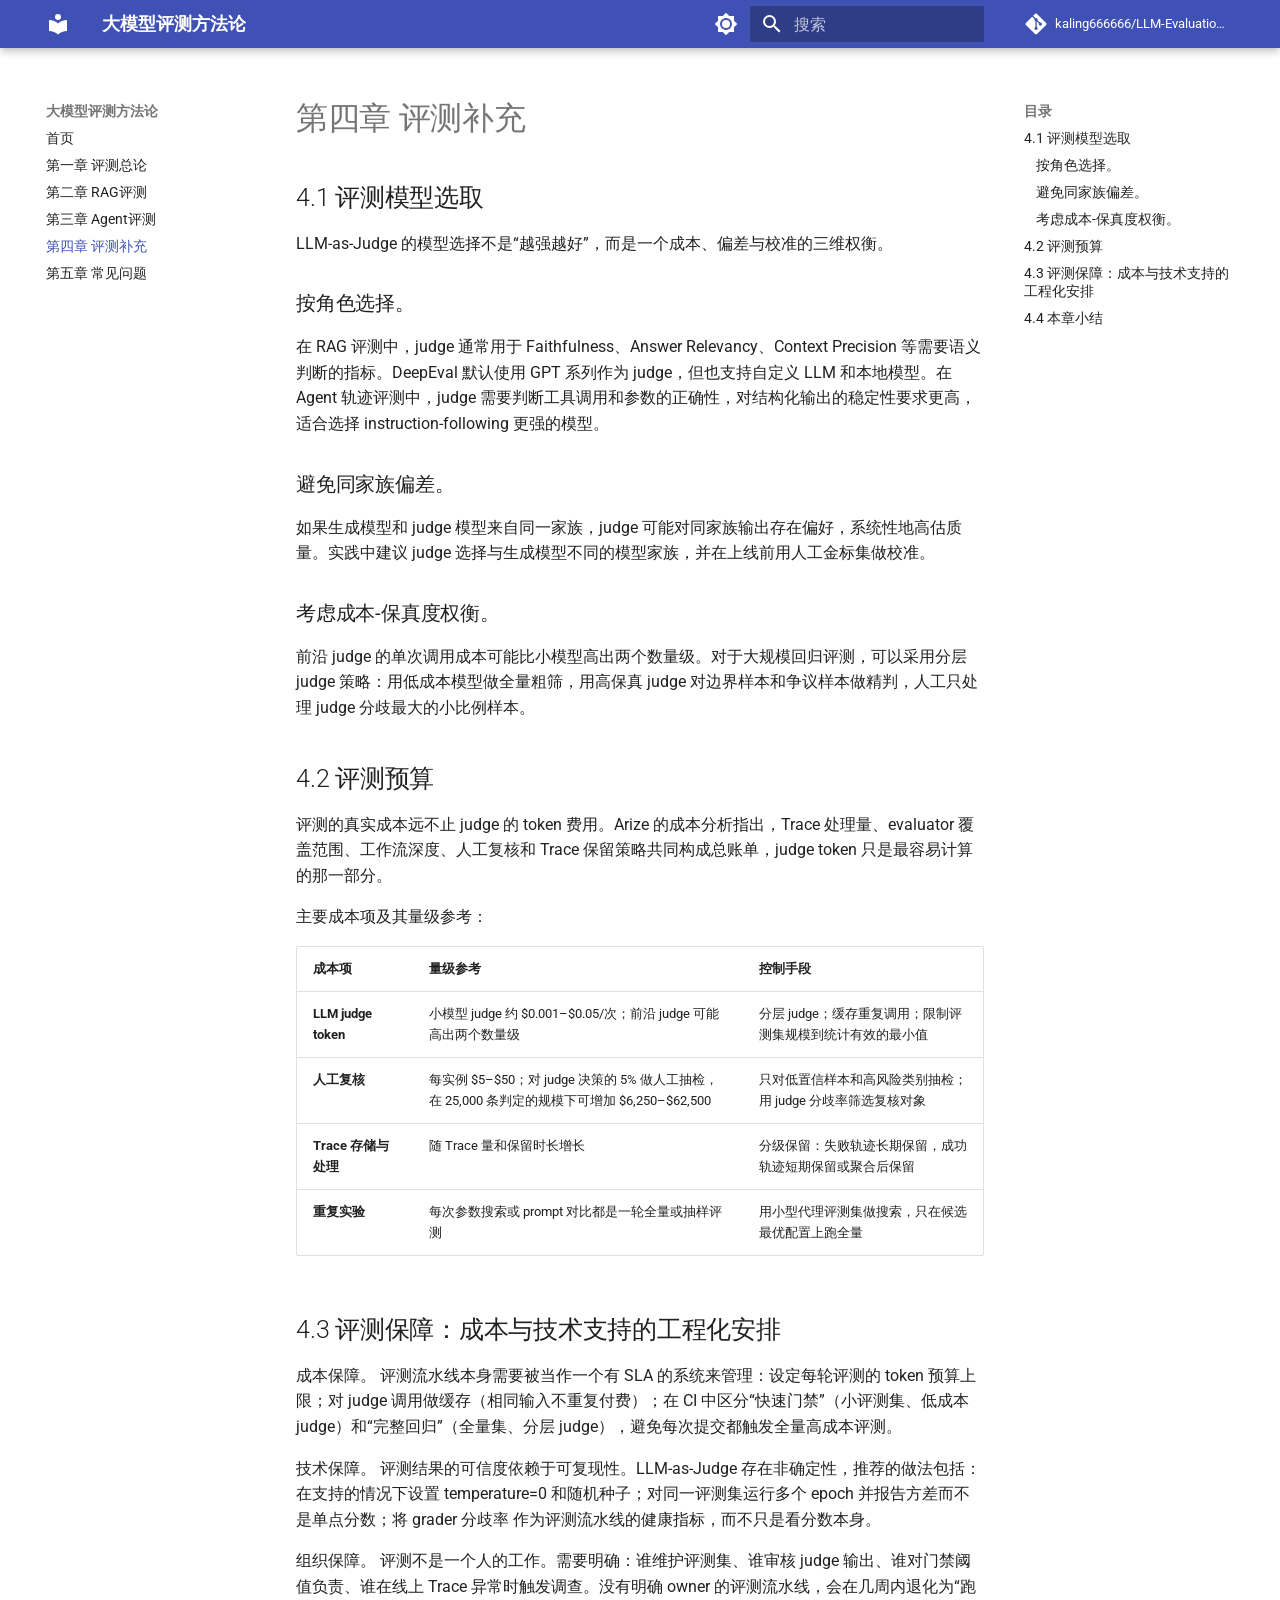
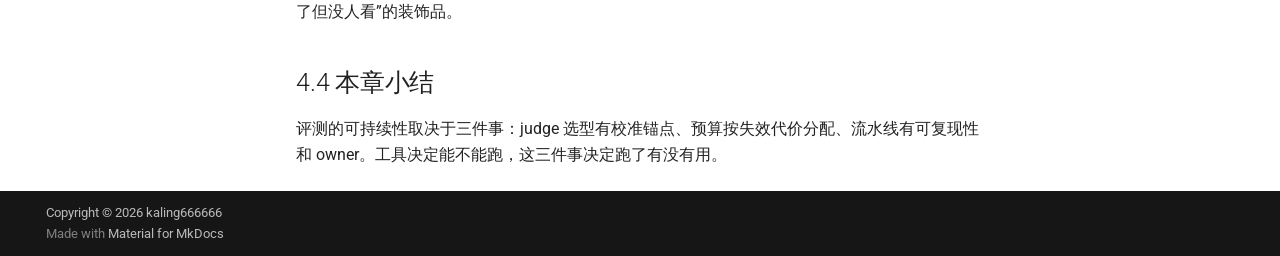
<file: chapter-4/index.html>
<!doctype html>
<html lang="zh" class="no-js">
  <head>
    
      <meta charset="utf-8">
      <meta name="viewport" content="width=device-width,initial-scale=1">
      
        <meta name="description" content="从通用框架到RAG与Agent的工程化实践">
      
      
        <meta name="author" content="kaling666666">
      
      
        <link rel="canonical" href="https://kaling666666.github.io/LLM-Evaluation-Methodology/chapter-4/">
      
      
        <link rel="prev" href="../chapter-3/">
      
      
        <link rel="next" href="../chapter-5/">
      
      
        
      
      
      <link rel="icon" href="../assets/images/favicon.png">
      <meta name="generator" content="mkdocs-1.6.1, mkdocs-material-9.8.1">
    
    
      
        <title>第四章 评测补充 - 大模型评测方法论</title>
      
    
    
      <link rel="stylesheet" href="../assets/stylesheets/main.57a0d79d.min.css">
      
        
        <link rel="stylesheet" href="../assets/stylesheets/palette.fb2fffe2.min.css">
      
      


    
    
      
    
    
      
        
        
        <link rel="preconnect" href="https://fonts.gstatic.com" crossorigin>
        <link rel="stylesheet" href="https://fonts.googleapis.com/css?family=Roboto:300,300i,400,400i,700,700i%7CRoboto+Mono:400,400i,700,700i&display=fallback">
        <style>:root{--md-text-font:"Roboto";--md-code-font:"Roboto Mono"}</style>
      
    
    
    <script>__md_scope=new URL("..",location),__md_hash=e=>[...e].reduce(((e,_)=>(e<<5)-e+_.charCodeAt(0)),0),__md_get=(e,_=localStorage,t=__md_scope)=>JSON.parse(_.getItem(t.pathname+"."+e)),__md_set=(e,_,t=localStorage,a=__md_scope)=>{try{t.setItem(a.pathname+"."+e,JSON.stringify(_))}catch(e){}}</script>
    
      

    
    
  </head>
  
  
    
    
      
    
    
    
    
    <body dir="ltr" data-md-color-scheme="default" data-md-color-primary="indigo" data-md-color-accent="indigo">
  
    
    <input class="md-toggle" data-md-toggle="drawer" type="checkbox" id="__drawer" autocomplete="off">
    <input class="md-toggle" data-md-toggle="search" type="checkbox" id="__search" autocomplete="off">
    <label class="md-overlay" for="__drawer"></label>
    <div data-md-component="skip">
      
        
        <a href="#_1" class="md-skip">
          跳转至
        </a>
      
    </div>
    <div data-md-component="announce">
      
    </div>
    
    
      

  

<header class="md-header md-header--shadow" data-md-component="header">
  <nav class="md-header__inner md-grid" aria-label="页眉">
    <a href=".." title="大模型评测方法论" class="md-header__button md-logo" aria-label="大模型评测方法论" data-md-component="logo">
      
  
  <svg xmlns="http://www.w3.org/2000/svg" viewBox="0 0 24 24"><path d="M12 8a3 3 0 0 0 3-3 3 3 0 0 0-3-3 3 3 0 0 0-3 3 3 3 0 0 0 3 3m0 3.54C9.64 9.35 6.5 8 3 8v11c3.5 0 6.64 1.35 9 3.54 2.36-2.19 5.5-3.54 9-3.54V8c-3.5 0-6.64 1.35-9 3.54"/></svg>

    </a>
    <label class="md-header__button md-icon" for="__drawer">
      
      <svg xmlns="http://www.w3.org/2000/svg" viewBox="0 0 24 24"><path d="M3 6h18v2H3zm0 5h18v2H3zm0 5h18v2H3z"/></svg>
    </label>
    <div class="md-header__title" data-md-component="header-title">
      <div class="md-header__ellipsis">
        <div class="md-header__topic">
          <span class="md-ellipsis">
            大模型评测方法论
          </span>
        </div>
        <div class="md-header__topic" data-md-component="header-topic">
          <span class="md-ellipsis">
            
              第四章 评测补充
            
          </span>
        </div>
      </div>
    </div>
    
      
        <form class="md-header__option" data-md-component="palette">
  
    
    
    
    <input class="md-option" data-md-color-media="(prefers-color-scheme: light)" data-md-color-scheme="default" data-md-color-primary="indigo" data-md-color-accent="indigo"  aria-label="切换到深色模式"  type="radio" name="__palette" id="__palette_0">
    
      <label class="md-header__button md-icon" title="切换到深色模式" for="__palette_1" hidden>
        <svg xmlns="http://www.w3.org/2000/svg" viewBox="0 0 24 24"><path d="M12 8a4 4 0 0 0-4 4 4 4 0 0 0 4 4 4 4 0 0 0 4-4 4 4 0 0 0-4-4m0 10a6 6 0 0 1-6-6 6 6 0 0 1 6-6 6 6 0 0 1 6 6 6 6 0 0 1-6 6m8-9.31V4h-4.69L12 .69 8.69 4H4v4.69L.69 12 4 15.31V20h4.69L12 23.31 15.31 20H20v-4.69L23.31 12z"/></svg>
      </label>
    
  
    
    
    
    <input class="md-option" data-md-color-media="(prefers-color-scheme: dark)" data-md-color-scheme="slate" data-md-color-primary="indigo" data-md-color-accent="indigo"  aria-label="切换到浅色模式"  type="radio" name="__palette" id="__palette_1">
    
      <label class="md-header__button md-icon" title="切换到浅色模式" for="__palette_0" hidden>
        <svg xmlns="http://www.w3.org/2000/svg" viewBox="0 0 24 24"><path d="M12 18c-.89 0-1.74-.2-2.5-.55C11.56 16.5 13 14.42 13 12s-1.44-4.5-3.5-5.45C10.26 6.2 11.11 6 12 6a6 6 0 0 1 6 6 6 6 0 0 1-6 6m8-9.31V4h-4.69L12 .69 8.69 4H4v4.69L.69 12 4 15.31V20h4.69L12 23.31 15.31 20H20v-4.69L23.31 12z"/></svg>
      </label>
    
  
</form>
      
    
    
      <script>var palette=__md_get("__palette");if(palette&&palette.color){if("(prefers-color-scheme)"===palette.color.media){var media=matchMedia("(prefers-color-scheme: light)"),input=document.querySelector(media.matches?"[data-md-color-media='(prefers-color-scheme: light)']":"[data-md-color-media='(prefers-color-scheme: dark)']");palette.color.media=input.getAttribute("data-md-color-media"),palette.color.scheme=input.getAttribute("data-md-color-scheme"),palette.color.primary=input.getAttribute("data-md-color-primary"),palette.color.accent=input.getAttribute("data-md-color-accent")}for(var[key,value]of Object.entries(palette.color))document.body.setAttribute("data-md-color-"+key,value)}</script>
    
    
    
      
      
        <label class="md-header__button md-icon" for="__search">
          
          <svg xmlns="http://www.w3.org/2000/svg" viewBox="0 0 24 24"><path d="M9.5 3A6.5 6.5 0 0 1 16 9.5c0 1.61-.59 3.09-1.56 4.23l.27.27h.79l5 5-1.5 1.5-5-5v-.79l-.27-.27A6.52 6.52 0 0 1 9.5 16 6.5 6.5 0 0 1 3 9.5 6.5 6.5 0 0 1 9.5 3m0 2C7 5 5 7 5 9.5S7 14 9.5 14 14 12 14 9.5 12 5 9.5 5"/></svg>
        </label>
        <div class="md-search" data-md-component="search" role="dialog">
  <label class="md-search__overlay" for="__search"></label>
  <div class="md-search__inner" role="search">
    <form class="md-search__form" name="search">
      <input type="text" class="md-search__input" name="query" aria-label="搜索" placeholder="搜索" autocapitalize="off" autocorrect="off" autocomplete="off" spellcheck="false" data-md-component="search-query" required>
      <label class="md-search__icon md-icon" for="__search">
        
        <svg xmlns="http://www.w3.org/2000/svg" viewBox="0 0 24 24"><path d="M9.5 3A6.5 6.5 0 0 1 16 9.5c0 1.61-.59 3.09-1.56 4.23l.27.27h.79l5 5-1.5 1.5-5-5v-.79l-.27-.27A6.52 6.52 0 0 1 9.5 16 6.5 6.5 0 0 1 3 9.5 6.5 6.5 0 0 1 9.5 3m0 2C7 5 5 7 5 9.5S7 14 9.5 14 14 12 14 9.5 12 5 9.5 5"/></svg>
        
        <svg xmlns="http://www.w3.org/2000/svg" viewBox="0 0 24 24"><path d="M20 11v2H8l5.5 5.5-1.42 1.42L4.16 12l7.92-7.92L13.5 5.5 8 11z"/></svg>
      </label>
      <nav class="md-search__options" aria-label="查找">
        
        <button type="reset" class="md-search__icon md-icon" title="清空当前内容" aria-label="清空当前内容" tabindex="-1">
          
          <svg xmlns="http://www.w3.org/2000/svg" viewBox="0 0 24 24"><path d="M19 6.41 17.59 5 12 10.59 6.41 5 5 6.41 10.59 12 5 17.59 6.41 19 12 13.41 17.59 19 19 17.59 13.41 12z"/></svg>
        </button>
      </nav>
      
        <div class="md-search__suggest" data-md-component="search-suggest"></div>
      
    </form>
    <div class="md-search__output">
      <div class="md-search__scrollwrap" tabindex="0" data-md-scrollfix>
        <div class="md-search-result" data-md-component="search-result">
          <div class="md-search-result__meta">
            正在初始化搜索引擎
          </div>
          <ol class="md-search-result__list" role="presentation"></ol>
        </div>
      </div>
    </div>
  </div>
</div>
      
    
    
      <div class="md-header__source">
        <a href="https://github.com/kaling666666/LLM-Evaluation-Methodology" title="前往仓库" class="md-source" data-md-component="source">
  <div class="md-source__icon md-icon">
    
    <svg xmlns="http://www.w3.org/2000/svg" viewBox="0 0 448 512"><!--! Font Awesome Free 7.1.0 by @fontawesome - https://fontawesome.com License - https://fontawesome.com/license/free (Icons: CC BY 4.0, Fonts: SIL OFL 1.1, Code: MIT License) Copyright 2025 Fonticons, Inc.--><path d="M439.6 236.1 244 40.5c-5.4-5.5-12.8-8.5-20.4-8.5s-15 3-20.4 8.4L162.5 81l51.5 51.5c27.1-9.1 52.7 16.8 43.4 43.7l49.7 49.7c34.2-11.8 61.2 31 35.5 56.7-26.5 26.5-70.2-2.9-56-37.3L240.3 199v121.9c25.3 12.5 22.3 41.8 9.1 55-6.4 6.4-15.2 10.1-24.3 10.1s-17.8-3.6-24.3-10.1c-17.6-17.6-11.1-46.9 11.2-56v-123c-20.8-8.5-24.6-30.7-18.6-45L142.6 101 8.5 235.1C3 240.6 0 247.9 0 255.5s3 15 8.5 20.4l195.6 195.7c5.4 5.4 12.7 8.4 20.4 8.4s15-3 20.4-8.4l194.7-194.7c5.4-5.4 8.4-12.8 8.4-20.4s-3-15-8.4-20.4"/></svg>
  </div>
  <div class="md-source__repository">
    kaling666666/LLM-Evaluation-Methodology
  </div>
</a>
      </div>
    
  </nav>
  
</header>
    
    <div class="md-container" data-md-component="container">
      
      
        
          
        
      
      <main class="md-main" data-md-component="main">
        <div class="md-main__inner md-grid">
          
            
              
              <div class="md-sidebar md-sidebar--primary" data-md-component="sidebar" data-md-type="navigation" >
                <div class="md-sidebar__scrollwrap">
                  <div class="md-sidebar__inner">
                    



<nav class="md-nav md-nav--primary" aria-label="导航栏" data-md-level="0">
  <label class="md-nav__title" for="__drawer">
    <a href=".." title="大模型评测方法论" class="md-nav__button md-logo" aria-label="大模型评测方法论" data-md-component="logo">
      
  
  <svg xmlns="http://www.w3.org/2000/svg" viewBox="0 0 24 24"><path d="M12 8a3 3 0 0 0 3-3 3 3 0 0 0-3-3 3 3 0 0 0-3 3 3 3 0 0 0 3 3m0 3.54C9.64 9.35 6.5 8 3 8v11c3.5 0 6.64 1.35 9 3.54 2.36-2.19 5.5-3.54 9-3.54V8c-3.5 0-6.64 1.35-9 3.54"/></svg>

    </a>
    大模型评测方法论
  </label>
  
    <div class="md-nav__source">
      <a href="https://github.com/kaling666666/LLM-Evaluation-Methodology" title="前往仓库" class="md-source" data-md-component="source">
  <div class="md-source__icon md-icon">
    
    <svg xmlns="http://www.w3.org/2000/svg" viewBox="0 0 448 512"><!--! Font Awesome Free 7.1.0 by @fontawesome - https://fontawesome.com License - https://fontawesome.com/license/free (Icons: CC BY 4.0, Fonts: SIL OFL 1.1, Code: MIT License) Copyright 2025 Fonticons, Inc.--><path d="M439.6 236.1 244 40.5c-5.4-5.5-12.8-8.5-20.4-8.5s-15 3-20.4 8.4L162.5 81l51.5 51.5c27.1-9.1 52.7 16.8 43.4 43.7l49.7 49.7c34.2-11.8 61.2 31 35.5 56.7-26.5 26.5-70.2-2.9-56-37.3L240.3 199v121.9c25.3 12.5 22.3 41.8 9.1 55-6.4 6.4-15.2 10.1-24.3 10.1s-17.8-3.6-24.3-10.1c-17.6-17.6-11.1-46.9 11.2-56v-123c-20.8-8.5-24.6-30.7-18.6-45L142.6 101 8.5 235.1C3 240.6 0 247.9 0 255.5s3 15 8.5 20.4l195.6 195.7c5.4 5.4 12.7 8.4 20.4 8.4s15-3 20.4-8.4l194.7-194.7c5.4-5.4 8.4-12.8 8.4-20.4s-3-15-8.4-20.4"/></svg>
  </div>
  <div class="md-source__repository">
    kaling666666/LLM-Evaluation-Methodology
  </div>
</a>
    </div>
  
  <ul class="md-nav__list" data-md-scrollfix>
    
      
      
  
  
  
  
    <li class="md-nav__item">
      <a href=".." class="md-nav__link">
        
  
  
  <span class="md-ellipsis">
    
  
    首页
  

    
  </span>
  
  

      </a>
    </li>
  

    
      
      
  
  
  
  
    <li class="md-nav__item">
      <a href="../chapter-1/" class="md-nav__link">
        
  
  
  <span class="md-ellipsis">
    
  
    第一章 评测总论
  

    
  </span>
  
  

      </a>
    </li>
  

    
      
      
  
  
  
  
    <li class="md-nav__item">
      <a href="../chapter-2/" class="md-nav__link">
        
  
  
  <span class="md-ellipsis">
    
  
    第二章 RAG评测
  

    
  </span>
  
  

      </a>
    </li>
  

    
      
      
  
  
  
  
    <li class="md-nav__item">
      <a href="../chapter-3/" class="md-nav__link">
        
  
  
  <span class="md-ellipsis">
    
  
    第三章 Agent评测
  

    
  </span>
  
  

      </a>
    </li>
  

    
      
      
  
  
    
  
  
  
    <li class="md-nav__item md-nav__item--active">
      
      <input class="md-nav__toggle md-toggle" type="checkbox" id="__toc">
      
      
        
      
      
        <label class="md-nav__link md-nav__link--active" for="__toc">
          
  
  
  <span class="md-ellipsis">
    
  
    第四章 评测补充
  

    
  </span>
  
  

          <span class="md-nav__icon md-icon"></span>
        </label>
      
      <a href="./" class="md-nav__link md-nav__link--active">
        
  
  
  <span class="md-ellipsis">
    
  
    第四章 评测补充
  

    
  </span>
  
  

      </a>
      
        

<nav class="md-nav md-nav--secondary" aria-label="目录">
  
  
  
    
  
  
    <label class="md-nav__title" for="__toc">
      <span class="md-nav__icon md-icon"></span>
      目录
    </label>
    <ul class="md-nav__list" data-md-component="toc" data-md-scrollfix>
      
        <li class="md-nav__item">
  <a href="#41" class="md-nav__link">
    <span class="md-ellipsis">
      
        4.1 评测模型选取
      
    </span>
  </a>
  
    <nav class="md-nav" aria-label="4.1 评测模型选取">
      <ul class="md-nav__list">
        
          <li class="md-nav__item">
  <a href="#_2" class="md-nav__link">
    <span class="md-ellipsis">
      
        按角色选择。
      
    </span>
  </a>
  
</li>
        
          <li class="md-nav__item">
  <a href="#_3" class="md-nav__link">
    <span class="md-ellipsis">
      
        避免同家族偏差。
      
    </span>
  </a>
  
</li>
        
          <li class="md-nav__item">
  <a href="#-" class="md-nav__link">
    <span class="md-ellipsis">
      
        考虑成本-保真度权衡。
      
    </span>
  </a>
  
</li>
        
      </ul>
    </nav>
  
</li>
      
        <li class="md-nav__item">
  <a href="#42" class="md-nav__link">
    <span class="md-ellipsis">
      
        4.2 评测预算
      
    </span>
  </a>
  
</li>
      
        <li class="md-nav__item">
  <a href="#43" class="md-nav__link">
    <span class="md-ellipsis">
      
        4.3 评测保障：成本与技术支持的工程化安排
      
    </span>
  </a>
  
</li>
      
        <li class="md-nav__item">
  <a href="#44" class="md-nav__link">
    <span class="md-ellipsis">
      
        4.4 本章小结
      
    </span>
  </a>
  
</li>
      
    </ul>
  
</nav>
      
    </li>
  

    
      
      
  
  
  
  
    <li class="md-nav__item">
      <a href="../chapter-5/" class="md-nav__link">
        
  
  
  <span class="md-ellipsis">
    
  
    第五章 常见问题
  

    
  </span>
  
  

      </a>
    </li>
  

    
  </ul>
</nav>
                  </div>
                </div>
              </div>
            
            
              
              <div class="md-sidebar md-sidebar--secondary" data-md-component="sidebar" data-md-type="toc" >
                <div class="md-sidebar__scrollwrap">
                  <div class="md-sidebar__inner">
                    

<nav class="md-nav md-nav--secondary" aria-label="目录">
  
  
  
    
  
  
    <label class="md-nav__title" for="__toc">
      <span class="md-nav__icon md-icon"></span>
      目录
    </label>
    <ul class="md-nav__list" data-md-component="toc" data-md-scrollfix>
      
        <li class="md-nav__item">
  <a href="#41" class="md-nav__link">
    <span class="md-ellipsis">
      
        4.1 评测模型选取
      
    </span>
  </a>
  
    <nav class="md-nav" aria-label="4.1 评测模型选取">
      <ul class="md-nav__list">
        
          <li class="md-nav__item">
  <a href="#_2" class="md-nav__link">
    <span class="md-ellipsis">
      
        按角色选择。
      
    </span>
  </a>
  
</li>
        
          <li class="md-nav__item">
  <a href="#_3" class="md-nav__link">
    <span class="md-ellipsis">
      
        避免同家族偏差。
      
    </span>
  </a>
  
</li>
        
          <li class="md-nav__item">
  <a href="#-" class="md-nav__link">
    <span class="md-ellipsis">
      
        考虑成本-保真度权衡。
      
    </span>
  </a>
  
</li>
        
      </ul>
    </nav>
  
</li>
      
        <li class="md-nav__item">
  <a href="#42" class="md-nav__link">
    <span class="md-ellipsis">
      
        4.2 评测预算
      
    </span>
  </a>
  
</li>
      
        <li class="md-nav__item">
  <a href="#43" class="md-nav__link">
    <span class="md-ellipsis">
      
        4.3 评测保障：成本与技术支持的工程化安排
      
    </span>
  </a>
  
</li>
      
        <li class="md-nav__item">
  <a href="#44" class="md-nav__link">
    <span class="md-ellipsis">
      
        4.4 本章小结
      
    </span>
  </a>
  
</li>
      
    </ul>
  
</nav>
                  </div>
                </div>
              </div>
            
          
          
            <div class="md-content" data-md-component="content">
              
              <article class="md-content__inner md-typeset">
                
                  


  
  


<h1 id="_1">第四章 评测补充<a class="headerlink" href="#_1" title="Permanent link">&para;</a></h1>
<h2 id="41">4.1 评测模型选取<a class="headerlink" href="#41" title="Permanent link">&para;</a></h2>
<p>LLM-as-Judge 的模型选择不是“越强越好”，而是一个成本、偏差与校准的三维权衡。</p>
<h3 id="_2">按角色选择。<a class="headerlink" href="#_2" title="Permanent link">&para;</a></h3>
<p>在 RAG 评测中，judge 通常用于 Faithfulness、Answer Relevancy、Context Precision 等需要语义判断的指标。DeepEval 默认使用 GPT 系列作为 judge，但也支持自定义 LLM 和本地模型。在 Agent 轨迹评测中，judge 需要判断工具调用和参数的正确性，对结构化输出的稳定性要求更高，适合选择 instruction-following 更强的模型。</p>
<h3 id="_3">避免同家族偏差。<a class="headerlink" href="#_3" title="Permanent link">&para;</a></h3>
<p>如果生成模型和 judge 模型来自同一家族，judge 可能对同家族输出存在偏好，系统性地高估质量。实践中建议 judge 选择与生成模型不同的模型家族，并在上线前用人工金标集做校准。</p>
<h3 id="-">考虑成本-保真度权衡。<a class="headerlink" href="#-" title="Permanent link">&para;</a></h3>
<p>前沿 judge 的单次调用成本可能比小模型高出两个数量级。对于大规模回归评测，可以采用分层 judge 策略：用低成本模型做全量粗筛，用高保真 judge 对边界样本和争议样本做精判，人工只处理 judge 分歧最大的小比例样本。</p>
<h2 id="42">4.2 评测预算<a class="headerlink" href="#42" title="Permanent link">&para;</a></h2>
<p>评测的真实成本远不止 judge 的 token 费用。Arize 的成本分析指出，Trace 处理量、evaluator 覆盖范围、工作流深度、人工复核和 Trace 保留策略共同构成总账单，judge token 只是最容易计算的那一部分。</p>
<p>主要成本项及其量级参考：</p>
<table>
<thead>
<tr>
<th style="text-align: left;">成本项</th>
<th style="text-align: left;">量级参考</th>
<th style="text-align: left;">控制手段</th>
</tr>
</thead>
<tbody>
<tr>
<td style="text-align: left;"><strong>LLM judge token</strong></td>
<td style="text-align: left;">小模型 judge 约 $0.001–$0.05/次；前沿 judge 可能高出两个数量级</td>
<td style="text-align: left;">分层 judge；缓存重复调用；限制评测集规模到统计有效的最小值</td>
</tr>
<tr>
<td style="text-align: left;"><strong>人工复核</strong></td>
<td style="text-align: left;">每实例 $5–$50；对 judge 决策的 5% 做人工抽检，在 25,000 条判定的规模下可增加 $6,250–$62,500</td>
<td style="text-align: left;">只对低置信样本和高风险类别抽检；用 judge 分歧率筛选复核对象</td>
</tr>
<tr>
<td style="text-align: left;"><strong>Trace 存储与处理</strong></td>
<td style="text-align: left;">随 Trace 量和保留时长增长</td>
<td style="text-align: left;">分级保留：失败轨迹长期保留，成功轨迹短期保留或聚合后保留</td>
</tr>
<tr>
<td style="text-align: left;"><strong>重复实验</strong></td>
<td style="text-align: left;">每次参数搜索或 prompt 对比都是一轮全量或抽样评测</td>
<td style="text-align: left;">用小型代理评测集做搜索，只在候选最优配置上跑全量</td>
</tr>
</tbody>
</table>
<h2 id="43">4.3 评测保障：成本与技术支持的工程化安排<a class="headerlink" href="#43" title="Permanent link">&para;</a></h2>
<p>成本保障。 评测流水线本身需要被当作一个有 SLA 的系统来管理：设定每轮评测的 token 预算上限；对 judge 调用做缓存（相同输入不重复付费）；在 CI 中区分“快速门禁”（小评测集、低成本 judge）和“完整回归”（全量集、分层 judge），避免每次提交都触发全量高成本评测。</p>
<p>技术保障。 评测结果的可信度依赖于可复现性。LLM-as-Judge 存在非确定性，推荐的做法包括：在支持的情况下设置 temperature=0 和随机种子；对同一评测集运行多个 epoch 并报告方差而不是单点分数；将 grader 分歧率 作为评测流水线的健康指标，而不只是看分数本身。</p>
<p>组织保障。 评测不是一个人的工作。需要明确：谁维护评测集、谁审核 judge 输出、谁对门禁阈值负责、谁在线上 Trace 异常时触发调查。没有明确 owner 的评测流水线，会在几周内退化为“跑了但没人看”的装饰品。</p>
<h2 id="44">4.4 本章小结<a class="headerlink" href="#44" title="Permanent link">&para;</a></h2>
<p>评测的可持续性取决于三件事：judge 选型有校准锚点、预算按失效代价分配、流水线有可复现性和 owner。工具决定能不能跑，这三件事决定跑了有没有用。</p>












                
              </article>
            </div>
          
          
<script>var target=document.getElementById(location.hash.slice(1));target&&target.name&&(target.checked=target.name.startsWith("__tabbed_"))</script>
        </div>
        
          <button type="button" class="md-top md-icon" data-md-component="top" hidden>
  
  <svg xmlns="http://www.w3.org/2000/svg" viewBox="0 0 24 24"><path d="M13 20h-2V8l-5.5 5.5-1.42-1.42L12 4.16l7.92 7.92-1.42 1.42L13 8z"/></svg>
  回到页面顶部
</button>
        
      </main>
      
        <footer class="md-footer">
  
  <div class="md-footer-meta md-typeset">
    <div class="md-footer-meta__inner md-grid">
      <div class="md-copyright">
  
    <div class="md-copyright__highlight">
      Copyright &copy; 2026 kaling666666
    </div>
  
  
    Made with
    <a href="https://squidfunk.github.io/mkdocs-material/" target="_blank" rel="noopener">
      Material for MkDocs
    </a>
  
</div>
      
    </div>
  </div>
</footer>
      
    </div>
    <div class="md-dialog" data-md-component="dialog">
      <div class="md-dialog__inner md-typeset"></div>
    </div>
    
    
    
      
      
      <script id="__config" type="application/json">{"annotate": null, "base": "..", "features": ["navigation.instant", "navigation.tracking", "navigation.top", "search.suggest", "search.highlight", "content.code.copy"], "search": "../assets/javascripts/workers/search.a7633da7.min.js", "tags": null, "translations": {"clipboard.copied": "\u5df2\u590d\u5236", "clipboard.copy": "\u590d\u5236", "search.result.more.one": "\u5728\u8be5\u9875\u4e0a\u8fd8\u6709 1 \u4e2a\u7b26\u5408\u6761\u4ef6\u7684\u7ed3\u679c", "search.result.more.other": "\u5728\u8be5\u9875\u4e0a\u8fd8\u6709 # \u4e2a\u7b26\u5408\u6761\u4ef6\u7684\u7ed3\u679c", "search.result.none": "\u6ca1\u6709\u627e\u5230\u7b26\u5408\u6761\u4ef6\u7684\u7ed3\u679c", "search.result.one": "\u627e\u5230 1 \u4e2a\u7b26\u5408\u6761\u4ef6\u7684\u7ed3\u679c", "search.result.other": "# \u4e2a\u7b26\u5408\u6761\u4ef6\u7684\u7ed3\u679c", "search.result.placeholder": "\u952e\u5165\u4ee5\u5f00\u59cb\u641c\u7d22", "search.result.term.missing": "\u7f3a\u5c11", "select.version": "\u9009\u62e9\u5f53\u524d\u7248\u672c"}, "version": null}</script>
    
    
      <script src="../assets/javascripts/bundle.a5f9d56c.min.js"></script>
      
    
  </body>
</html>
</file>
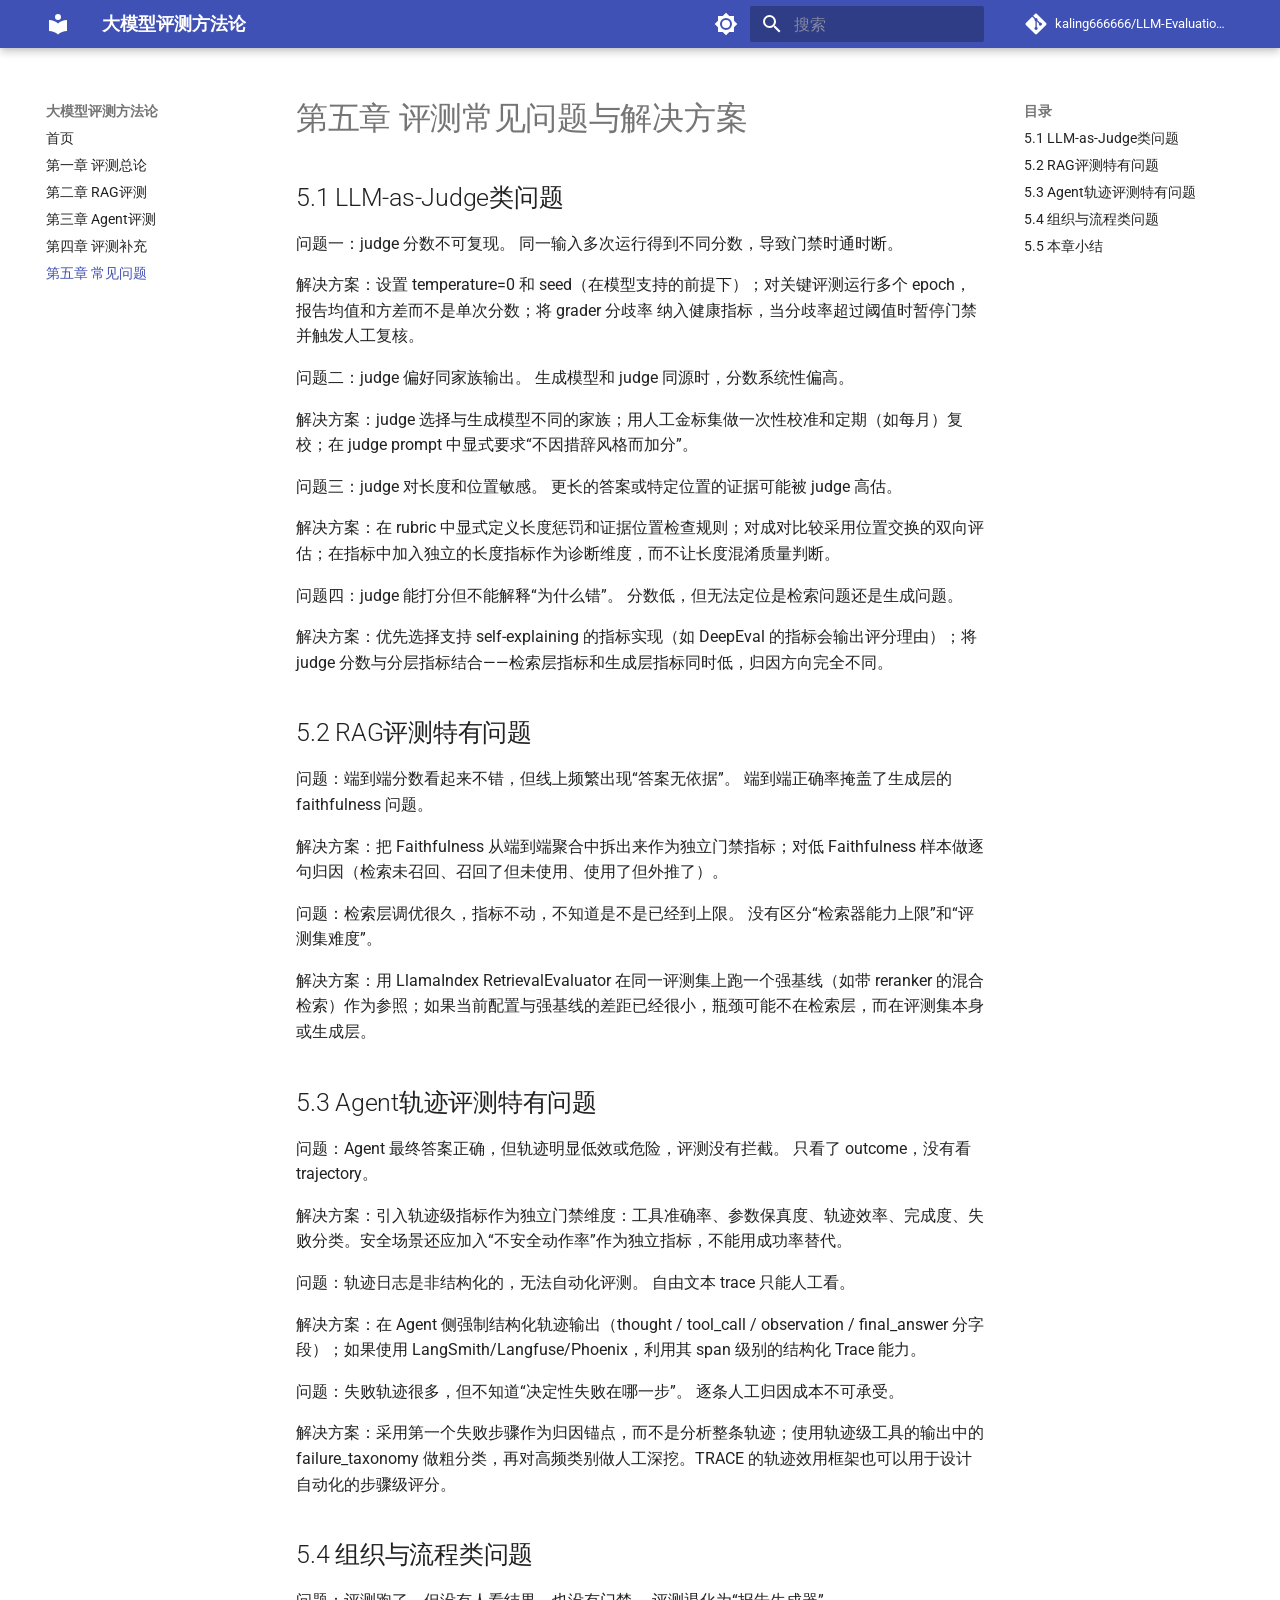
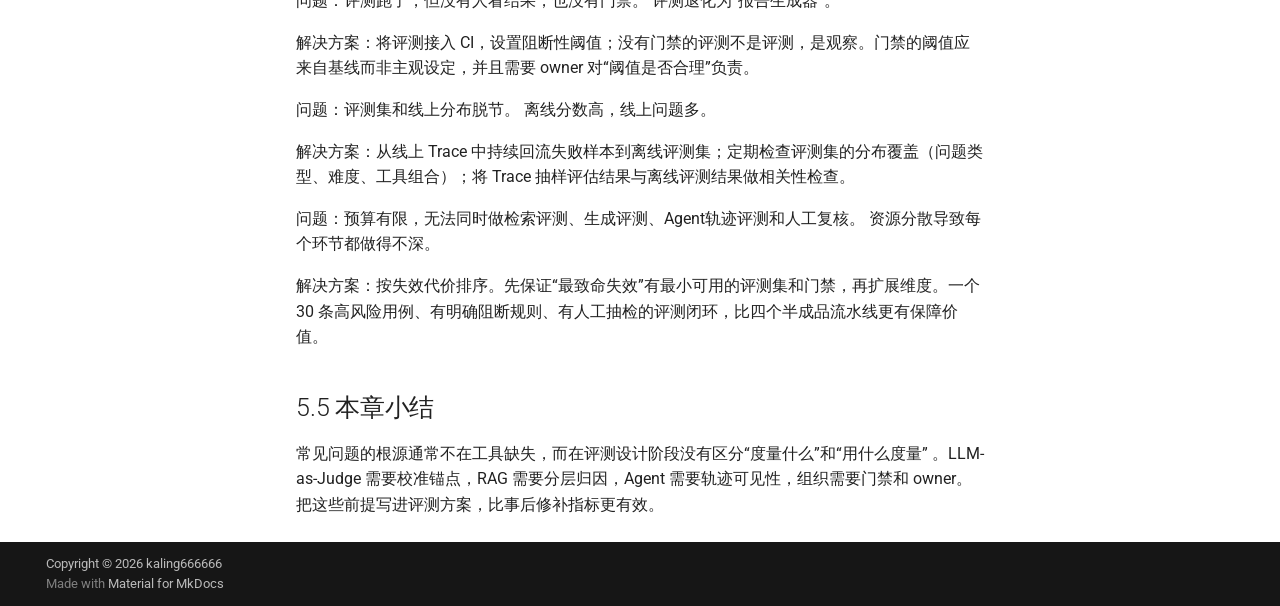
<file: chapter-5/index.html>
<!doctype html>
<html lang="zh" class="no-js">
  <head>
    
      <meta charset="utf-8">
      <meta name="viewport" content="width=device-width,initial-scale=1">
      
        <meta name="description" content="从通用框架到RAG与Agent的工程化实践">
      
      
        <meta name="author" content="kaling666666">
      
      
        <link rel="canonical" href="https://kaling666666.github.io/LLM-Evaluation-Methodology/chapter-5/">
      
      
        <link rel="prev" href="../chapter-4/">
      
      
      
        
      
      
      <link rel="icon" href="../assets/images/favicon.png">
      <meta name="generator" content="mkdocs-1.6.1, mkdocs-material-9.8.1">
    
    
      
        <title>第五章 常见问题 - 大模型评测方法论</title>
      
    
    
      <link rel="stylesheet" href="../assets/stylesheets/main.57a0d79d.min.css">
      
        
        <link rel="stylesheet" href="../assets/stylesheets/palette.fb2fffe2.min.css">
      
      


    
    
      
    
    
      
        
        
        <link rel="preconnect" href="https://fonts.gstatic.com" crossorigin>
        <link rel="stylesheet" href="https://fonts.googleapis.com/css?family=Roboto:300,300i,400,400i,700,700i%7CRoboto+Mono:400,400i,700,700i&display=fallback">
        <style>:root{--md-text-font:"Roboto";--md-code-font:"Roboto Mono"}</style>
      
    
    
    <script>__md_scope=new URL("..",location),__md_hash=e=>[...e].reduce(((e,_)=>(e<<5)-e+_.charCodeAt(0)),0),__md_get=(e,_=localStorage,t=__md_scope)=>JSON.parse(_.getItem(t.pathname+"."+e)),__md_set=(e,_,t=localStorage,a=__md_scope)=>{try{t.setItem(a.pathname+"."+e,JSON.stringify(_))}catch(e){}}</script>
    
      

    
    
  </head>
  
  
    
    
      
    
    
    
    
    <body dir="ltr" data-md-color-scheme="default" data-md-color-primary="indigo" data-md-color-accent="indigo">
  
    
    <input class="md-toggle" data-md-toggle="drawer" type="checkbox" id="__drawer" autocomplete="off">
    <input class="md-toggle" data-md-toggle="search" type="checkbox" id="__search" autocomplete="off">
    <label class="md-overlay" for="__drawer"></label>
    <div data-md-component="skip">
      
        
        <a href="#_1" class="md-skip">
          跳转至
        </a>
      
    </div>
    <div data-md-component="announce">
      
    </div>
    
    
      

  

<header class="md-header md-header--shadow" data-md-component="header">
  <nav class="md-header__inner md-grid" aria-label="页眉">
    <a href=".." title="大模型评测方法论" class="md-header__button md-logo" aria-label="大模型评测方法论" data-md-component="logo">
      
  
  <svg xmlns="http://www.w3.org/2000/svg" viewBox="0 0 24 24"><path d="M12 8a3 3 0 0 0 3-3 3 3 0 0 0-3-3 3 3 0 0 0-3 3 3 3 0 0 0 3 3m0 3.54C9.64 9.35 6.5 8 3 8v11c3.5 0 6.64 1.35 9 3.54 2.36-2.19 5.5-3.54 9-3.54V8c-3.5 0-6.64 1.35-9 3.54"/></svg>

    </a>
    <label class="md-header__button md-icon" for="__drawer">
      
      <svg xmlns="http://www.w3.org/2000/svg" viewBox="0 0 24 24"><path d="M3 6h18v2H3zm0 5h18v2H3zm0 5h18v2H3z"/></svg>
    </label>
    <div class="md-header__title" data-md-component="header-title">
      <div class="md-header__ellipsis">
        <div class="md-header__topic">
          <span class="md-ellipsis">
            大模型评测方法论
          </span>
        </div>
        <div class="md-header__topic" data-md-component="header-topic">
          <span class="md-ellipsis">
            
              第五章 常见问题
            
          </span>
        </div>
      </div>
    </div>
    
      
        <form class="md-header__option" data-md-component="palette">
  
    
    
    
    <input class="md-option" data-md-color-media="(prefers-color-scheme: light)" data-md-color-scheme="default" data-md-color-primary="indigo" data-md-color-accent="indigo"  aria-label="切换到深色模式"  type="radio" name="__palette" id="__palette_0">
    
      <label class="md-header__button md-icon" title="切换到深色模式" for="__palette_1" hidden>
        <svg xmlns="http://www.w3.org/2000/svg" viewBox="0 0 24 24"><path d="M12 8a4 4 0 0 0-4 4 4 4 0 0 0 4 4 4 4 0 0 0 4-4 4 4 0 0 0-4-4m0 10a6 6 0 0 1-6-6 6 6 0 0 1 6-6 6 6 0 0 1 6 6 6 6 0 0 1-6 6m8-9.31V4h-4.69L12 .69 8.69 4H4v4.69L.69 12 4 15.31V20h4.69L12 23.31 15.31 20H20v-4.69L23.31 12z"/></svg>
      </label>
    
  
    
    
    
    <input class="md-option" data-md-color-media="(prefers-color-scheme: dark)" data-md-color-scheme="slate" data-md-color-primary="indigo" data-md-color-accent="indigo"  aria-label="切换到浅色模式"  type="radio" name="__palette" id="__palette_1">
    
      <label class="md-header__button md-icon" title="切换到浅色模式" for="__palette_0" hidden>
        <svg xmlns="http://www.w3.org/2000/svg" viewBox="0 0 24 24"><path d="M12 18c-.89 0-1.74-.2-2.5-.55C11.56 16.5 13 14.42 13 12s-1.44-4.5-3.5-5.45C10.26 6.2 11.11 6 12 6a6 6 0 0 1 6 6 6 6 0 0 1-6 6m8-9.31V4h-4.69L12 .69 8.69 4H4v4.69L.69 12 4 15.31V20h4.69L12 23.31 15.31 20H20v-4.69L23.31 12z"/></svg>
      </label>
    
  
</form>
      
    
    
      <script>var palette=__md_get("__palette");if(palette&&palette.color){if("(prefers-color-scheme)"===palette.color.media){var media=matchMedia("(prefers-color-scheme: light)"),input=document.querySelector(media.matches?"[data-md-color-media='(prefers-color-scheme: light)']":"[data-md-color-media='(prefers-color-scheme: dark)']");palette.color.media=input.getAttribute("data-md-color-media"),palette.color.scheme=input.getAttribute("data-md-color-scheme"),palette.color.primary=input.getAttribute("data-md-color-primary"),palette.color.accent=input.getAttribute("data-md-color-accent")}for(var[key,value]of Object.entries(palette.color))document.body.setAttribute("data-md-color-"+key,value)}</script>
    
    
    
      
      
        <label class="md-header__button md-icon" for="__search">
          
          <svg xmlns="http://www.w3.org/2000/svg" viewBox="0 0 24 24"><path d="M9.5 3A6.5 6.5 0 0 1 16 9.5c0 1.61-.59 3.09-1.56 4.23l.27.27h.79l5 5-1.5 1.5-5-5v-.79l-.27-.27A6.52 6.52 0 0 1 9.5 16 6.5 6.5 0 0 1 3 9.5 6.5 6.5 0 0 1 9.5 3m0 2C7 5 5 7 5 9.5S7 14 9.5 14 14 12 14 9.5 12 5 9.5 5"/></svg>
        </label>
        <div class="md-search" data-md-component="search" role="dialog">
  <label class="md-search__overlay" for="__search"></label>
  <div class="md-search__inner" role="search">
    <form class="md-search__form" name="search">
      <input type="text" class="md-search__input" name="query" aria-label="搜索" placeholder="搜索" autocapitalize="off" autocorrect="off" autocomplete="off" spellcheck="false" data-md-component="search-query" required>
      <label class="md-search__icon md-icon" for="__search">
        
        <svg xmlns="http://www.w3.org/2000/svg" viewBox="0 0 24 24"><path d="M9.5 3A6.5 6.5 0 0 1 16 9.5c0 1.61-.59 3.09-1.56 4.23l.27.27h.79l5 5-1.5 1.5-5-5v-.79l-.27-.27A6.52 6.52 0 0 1 9.5 16 6.5 6.5 0 0 1 3 9.5 6.5 6.5 0 0 1 9.5 3m0 2C7 5 5 7 5 9.5S7 14 9.5 14 14 12 14 9.5 12 5 9.5 5"/></svg>
        
        <svg xmlns="http://www.w3.org/2000/svg" viewBox="0 0 24 24"><path d="M20 11v2H8l5.5 5.5-1.42 1.42L4.16 12l7.92-7.92L13.5 5.5 8 11z"/></svg>
      </label>
      <nav class="md-search__options" aria-label="查找">
        
        <button type="reset" class="md-search__icon md-icon" title="清空当前内容" aria-label="清空当前内容" tabindex="-1">
          
          <svg xmlns="http://www.w3.org/2000/svg" viewBox="0 0 24 24"><path d="M19 6.41 17.59 5 12 10.59 6.41 5 5 6.41 10.59 12 5 17.59 6.41 19 12 13.41 17.59 19 19 17.59 13.41 12z"/></svg>
        </button>
      </nav>
      
        <div class="md-search__suggest" data-md-component="search-suggest"></div>
      
    </form>
    <div class="md-search__output">
      <div class="md-search__scrollwrap" tabindex="0" data-md-scrollfix>
        <div class="md-search-result" data-md-component="search-result">
          <div class="md-search-result__meta">
            正在初始化搜索引擎
          </div>
          <ol class="md-search-result__list" role="presentation"></ol>
        </div>
      </div>
    </div>
  </div>
</div>
      
    
    
      <div class="md-header__source">
        <a href="https://github.com/kaling666666/LLM-Evaluation-Methodology" title="前往仓库" class="md-source" data-md-component="source">
  <div class="md-source__icon md-icon">
    
    <svg xmlns="http://www.w3.org/2000/svg" viewBox="0 0 448 512"><!--! Font Awesome Free 7.1.0 by @fontawesome - https://fontawesome.com License - https://fontawesome.com/license/free (Icons: CC BY 4.0, Fonts: SIL OFL 1.1, Code: MIT License) Copyright 2025 Fonticons, Inc.--><path d="M439.6 236.1 244 40.5c-5.4-5.5-12.8-8.5-20.4-8.5s-15 3-20.4 8.4L162.5 81l51.5 51.5c27.1-9.1 52.7 16.8 43.4 43.7l49.7 49.7c34.2-11.8 61.2 31 35.5 56.7-26.5 26.5-70.2-2.9-56-37.3L240.3 199v121.9c25.3 12.5 22.3 41.8 9.1 55-6.4 6.4-15.2 10.1-24.3 10.1s-17.8-3.6-24.3-10.1c-17.6-17.6-11.1-46.9 11.2-56v-123c-20.8-8.5-24.6-30.7-18.6-45L142.6 101 8.5 235.1C3 240.6 0 247.9 0 255.5s3 15 8.5 20.4l195.6 195.7c5.4 5.4 12.7 8.4 20.4 8.4s15-3 20.4-8.4l194.7-194.7c5.4-5.4 8.4-12.8 8.4-20.4s-3-15-8.4-20.4"/></svg>
  </div>
  <div class="md-source__repository">
    kaling666666/LLM-Evaluation-Methodology
  </div>
</a>
      </div>
    
  </nav>
  
</header>
    
    <div class="md-container" data-md-component="container">
      
      
        
          
        
      
      <main class="md-main" data-md-component="main">
        <div class="md-main__inner md-grid">
          
            
              
              <div class="md-sidebar md-sidebar--primary" data-md-component="sidebar" data-md-type="navigation" >
                <div class="md-sidebar__scrollwrap">
                  <div class="md-sidebar__inner">
                    



<nav class="md-nav md-nav--primary" aria-label="导航栏" data-md-level="0">
  <label class="md-nav__title" for="__drawer">
    <a href=".." title="大模型评测方法论" class="md-nav__button md-logo" aria-label="大模型评测方法论" data-md-component="logo">
      
  
  <svg xmlns="http://www.w3.org/2000/svg" viewBox="0 0 24 24"><path d="M12 8a3 3 0 0 0 3-3 3 3 0 0 0-3-3 3 3 0 0 0-3 3 3 3 0 0 0 3 3m0 3.54C9.64 9.35 6.5 8 3 8v11c3.5 0 6.64 1.35 9 3.54 2.36-2.19 5.5-3.54 9-3.54V8c-3.5 0-6.64 1.35-9 3.54"/></svg>

    </a>
    大模型评测方法论
  </label>
  
    <div class="md-nav__source">
      <a href="https://github.com/kaling666666/LLM-Evaluation-Methodology" title="前往仓库" class="md-source" data-md-component="source">
  <div class="md-source__icon md-icon">
    
    <svg xmlns="http://www.w3.org/2000/svg" viewBox="0 0 448 512"><!--! Font Awesome Free 7.1.0 by @fontawesome - https://fontawesome.com License - https://fontawesome.com/license/free (Icons: CC BY 4.0, Fonts: SIL OFL 1.1, Code: MIT License) Copyright 2025 Fonticons, Inc.--><path d="M439.6 236.1 244 40.5c-5.4-5.5-12.8-8.5-20.4-8.5s-15 3-20.4 8.4L162.5 81l51.5 51.5c27.1-9.1 52.7 16.8 43.4 43.7l49.7 49.7c34.2-11.8 61.2 31 35.5 56.7-26.5 26.5-70.2-2.9-56-37.3L240.3 199v121.9c25.3 12.5 22.3 41.8 9.1 55-6.4 6.4-15.2 10.1-24.3 10.1s-17.8-3.6-24.3-10.1c-17.6-17.6-11.1-46.9 11.2-56v-123c-20.8-8.5-24.6-30.7-18.6-45L142.6 101 8.5 235.1C3 240.6 0 247.9 0 255.5s3 15 8.5 20.4l195.6 195.7c5.4 5.4 12.7 8.4 20.4 8.4s15-3 20.4-8.4l194.7-194.7c5.4-5.4 8.4-12.8 8.4-20.4s-3-15-8.4-20.4"/></svg>
  </div>
  <div class="md-source__repository">
    kaling666666/LLM-Evaluation-Methodology
  </div>
</a>
    </div>
  
  <ul class="md-nav__list" data-md-scrollfix>
    
      
      
  
  
  
  
    <li class="md-nav__item">
      <a href=".." class="md-nav__link">
        
  
  
  <span class="md-ellipsis">
    
  
    首页
  

    
  </span>
  
  

      </a>
    </li>
  

    
      
      
  
  
  
  
    <li class="md-nav__item">
      <a href="../chapter-1/" class="md-nav__link">
        
  
  
  <span class="md-ellipsis">
    
  
    第一章 评测总论
  

    
  </span>
  
  

      </a>
    </li>
  

    
      
      
  
  
  
  
    <li class="md-nav__item">
      <a href="../chapter-2/" class="md-nav__link">
        
  
  
  <span class="md-ellipsis">
    
  
    第二章 RAG评测
  

    
  </span>
  
  

      </a>
    </li>
  

    
      
      
  
  
  
  
    <li class="md-nav__item">
      <a href="../chapter-3/" class="md-nav__link">
        
  
  
  <span class="md-ellipsis">
    
  
    第三章 Agent评测
  

    
  </span>
  
  

      </a>
    </li>
  

    
      
      
  
  
  
  
    <li class="md-nav__item">
      <a href="../chapter-4/" class="md-nav__link">
        
  
  
  <span class="md-ellipsis">
    
  
    第四章 评测补充
  

    
  </span>
  
  

      </a>
    </li>
  

    
      
      
  
  
    
  
  
  
    <li class="md-nav__item md-nav__item--active">
      
      <input class="md-nav__toggle md-toggle" type="checkbox" id="__toc">
      
      
        
      
      
        <label class="md-nav__link md-nav__link--active" for="__toc">
          
  
  
  <span class="md-ellipsis">
    
  
    第五章 常见问题
  

    
  </span>
  
  

          <span class="md-nav__icon md-icon"></span>
        </label>
      
      <a href="./" class="md-nav__link md-nav__link--active">
        
  
  
  <span class="md-ellipsis">
    
  
    第五章 常见问题
  

    
  </span>
  
  

      </a>
      
        

<nav class="md-nav md-nav--secondary" aria-label="目录">
  
  
  
    
  
  
    <label class="md-nav__title" for="__toc">
      <span class="md-nav__icon md-icon"></span>
      目录
    </label>
    <ul class="md-nav__list" data-md-component="toc" data-md-scrollfix>
      
        <li class="md-nav__item">
  <a href="#51-llm-as-judge" class="md-nav__link">
    <span class="md-ellipsis">
      
        5.1 LLM-as-Judge类问题
      
    </span>
  </a>
  
</li>
      
        <li class="md-nav__item">
  <a href="#52-rag" class="md-nav__link">
    <span class="md-ellipsis">
      
        5.2 RAG评测特有问题
      
    </span>
  </a>
  
</li>
      
        <li class="md-nav__item">
  <a href="#53-agent" class="md-nav__link">
    <span class="md-ellipsis">
      
        5.3 Agent轨迹评测特有问题
      
    </span>
  </a>
  
</li>
      
        <li class="md-nav__item">
  <a href="#54" class="md-nav__link">
    <span class="md-ellipsis">
      
        5.4 组织与流程类问题
      
    </span>
  </a>
  
</li>
      
        <li class="md-nav__item">
  <a href="#55" class="md-nav__link">
    <span class="md-ellipsis">
      
        5.5 本章小结
      
    </span>
  </a>
  
</li>
      
    </ul>
  
</nav>
      
    </li>
  

    
  </ul>
</nav>
                  </div>
                </div>
              </div>
            
            
              
              <div class="md-sidebar md-sidebar--secondary" data-md-component="sidebar" data-md-type="toc" >
                <div class="md-sidebar__scrollwrap">
                  <div class="md-sidebar__inner">
                    

<nav class="md-nav md-nav--secondary" aria-label="目录">
  
  
  
    
  
  
    <label class="md-nav__title" for="__toc">
      <span class="md-nav__icon md-icon"></span>
      目录
    </label>
    <ul class="md-nav__list" data-md-component="toc" data-md-scrollfix>
      
        <li class="md-nav__item">
  <a href="#51-llm-as-judge" class="md-nav__link">
    <span class="md-ellipsis">
      
        5.1 LLM-as-Judge类问题
      
    </span>
  </a>
  
</li>
      
        <li class="md-nav__item">
  <a href="#52-rag" class="md-nav__link">
    <span class="md-ellipsis">
      
        5.2 RAG评测特有问题
      
    </span>
  </a>
  
</li>
      
        <li class="md-nav__item">
  <a href="#53-agent" class="md-nav__link">
    <span class="md-ellipsis">
      
        5.3 Agent轨迹评测特有问题
      
    </span>
  </a>
  
</li>
      
        <li class="md-nav__item">
  <a href="#54" class="md-nav__link">
    <span class="md-ellipsis">
      
        5.4 组织与流程类问题
      
    </span>
  </a>
  
</li>
      
        <li class="md-nav__item">
  <a href="#55" class="md-nav__link">
    <span class="md-ellipsis">
      
        5.5 本章小结
      
    </span>
  </a>
  
</li>
      
    </ul>
  
</nav>
                  </div>
                </div>
              </div>
            
          
          
            <div class="md-content" data-md-component="content">
              
              <article class="md-content__inner md-typeset">
                
                  


  
  


<h1 id="_1">第五章 评测常见问题与解决方案<a class="headerlink" href="#_1" title="Permanent link">&para;</a></h1>
<h2 id="51-llm-as-judge">5.1 LLM-as-Judge类问题<a class="headerlink" href="#51-llm-as-judge" title="Permanent link">&para;</a></h2>
<p>问题一：judge 分数不可复现。 同一输入多次运行得到不同分数，导致门禁时通时断。</p>
<p>解决方案：设置 temperature=0 和 seed（在模型支持的前提下）；对关键评测运行多个 epoch，报告均值和方差而不是单次分数；将 grader 分歧率 纳入健康指标，当分歧率超过阈值时暂停门禁并触发人工复核。</p>
<p>问题二：judge 偏好同家族输出。 生成模型和 judge 同源时，分数系统性偏高。</p>
<p>解决方案：judge 选择与生成模型不同的家族；用人工金标集做一次性校准和定期（如每月）复校；在 judge prompt 中显式要求“不因措辞风格而加分”。</p>
<p>问题三：judge 对长度和位置敏感。 更长的答案或特定位置的证据可能被 judge 高估。</p>
<p>解决方案：在 rubric 中显式定义长度惩罚和证据位置检查规则；对成对比较采用位置交换的双向评估；在指标中加入独立的长度指标作为诊断维度，而不让长度混淆质量判断。</p>
<p>问题四：judge 能打分但不能解释“为什么错”。 分数低，但无法定位是检索问题还是生成问题。</p>
<p>解决方案：优先选择支持 self-explaining 的指标实现（如 DeepEval 的指标会输出评分理由）；将 judge 分数与分层指标结合——检索层指标和生成层指标同时低，归因方向完全不同。</p>
<h2 id="52-rag">5.2 RAG评测特有问题<a class="headerlink" href="#52-rag" title="Permanent link">&para;</a></h2>
<p>问题：端到端分数看起来不错，但线上频繁出现“答案无依据”。 端到端正确率掩盖了生成层的 faithfulness 问题。</p>
<p>解决方案：把 Faithfulness 从端到端聚合中拆出来作为独立门禁指标；对低 Faithfulness 样本做逐句归因（检索未召回、召回了但未使用、使用了但外推了）。</p>
<p>问题：检索层调优很久，指标不动，不知道是不是已经到上限。 没有区分“检索器能力上限”和“评测集难度”。</p>
<p>解决方案：用 LlamaIndex RetrievalEvaluator 在同一评测集上跑一个强基线（如带 reranker 的混合检索）作为参照；如果当前配置与强基线的差距已经很小，瓶颈可能不在检索层，而在评测集本身或生成层。</p>
<h2 id="53-agent">5.3 Agent轨迹评测特有问题<a class="headerlink" href="#53-agent" title="Permanent link">&para;</a></h2>
<p>问题：Agent 最终答案正确，但轨迹明显低效或危险，评测没有拦截。 只看了 outcome，没有看 trajectory。</p>
<p>解决方案：引入轨迹级指标作为独立门禁维度：工具准确率、参数保真度、轨迹效率、完成度、失败分类。安全场景还应加入“不安全动作率”作为独立指标，不能用成功率替代。</p>
<p>问题：轨迹日志是非结构化的，无法自动化评测。 自由文本 trace 只能人工看。</p>
<p>解决方案：在 Agent 侧强制结构化轨迹输出（thought / tool_call / observation / final_answer 分字段）；如果使用 LangSmith/Langfuse/Phoenix，利用其 span 级别的结构化 Trace 能力。</p>
<p>问题：失败轨迹很多，但不知道“决定性失败在哪一步”。 逐条人工归因成本不可承受。</p>
<p>解决方案：采用第一个失败步骤作为归因锚点，而不是分析整条轨迹；使用轨迹级工具的输出中的 failure_taxonomy 做粗分类，再对高频类别做人工深挖。TRACE 的轨迹效用框架也可以用于设计自动化的步骤级评分。</p>
<h2 id="54">5.4 组织与流程类问题<a class="headerlink" href="#54" title="Permanent link">&para;</a></h2>
<p>问题：评测跑了，但没有人看结果，也没有门禁。 评测退化为“报告生成器”。</p>
<p>解决方案：将评测接入 CI，设置阻断性阈值；没有门禁的评测不是评测，是观察。门禁的阈值应来自基线而非主观设定，并且需要 owner 对“阈值是否合理”负责。</p>
<p>问题：评测集和线上分布脱节。 离线分数高，线上问题多。</p>
<p>解决方案：从线上 Trace 中持续回流失败样本到离线评测集；定期检查评测集的分布覆盖（问题类型、难度、工具组合）；将 Trace 抽样评估结果与离线评测结果做相关性检查。</p>
<p>问题：预算有限，无法同时做检索评测、生成评测、Agent轨迹评测和人工复核。 资源分散导致每个环节都做得不深。</p>
<p>解决方案：按失效代价排序。先保证“最致命失效”有最小可用的评测集和门禁，再扩展维度。一个 30 条高风险用例、有明确阻断规则、有人工抽检的评测闭环，比四个半成品流水线更有保障价值。</p>
<h2 id="55">5.5 本章小结<a class="headerlink" href="#55" title="Permanent link">&para;</a></h2>
<p>常见问题的根源通常不在工具缺失，而在评测设计阶段没有区分“度量什么”和“用什么度量” 。LLM-as-Judge 需要校准锚点，RAG 需要分层归因，Agent 需要轨迹可见性，组织需要门禁和 owner。把这些前提写进评测方案，比事后修补指标更有效。</p>












                
              </article>
            </div>
          
          
<script>var target=document.getElementById(location.hash.slice(1));target&&target.name&&(target.checked=target.name.startsWith("__tabbed_"))</script>
        </div>
        
          <button type="button" class="md-top md-icon" data-md-component="top" hidden>
  
  <svg xmlns="http://www.w3.org/2000/svg" viewBox="0 0 24 24"><path d="M13 20h-2V8l-5.5 5.5-1.42-1.42L12 4.16l7.92 7.92-1.42 1.42L13 8z"/></svg>
  回到页面顶部
</button>
        
      </main>
      
        <footer class="md-footer">
  
  <div class="md-footer-meta md-typeset">
    <div class="md-footer-meta__inner md-grid">
      <div class="md-copyright">
  
    <div class="md-copyright__highlight">
      Copyright &copy; 2026 kaling666666
    </div>
  
  
    Made with
    <a href="https://squidfunk.github.io/mkdocs-material/" target="_blank" rel="noopener">
      Material for MkDocs
    </a>
  
</div>
      
    </div>
  </div>
</footer>
      
    </div>
    <div class="md-dialog" data-md-component="dialog">
      <div class="md-dialog__inner md-typeset"></div>
    </div>
    
    
    
      
      
      <script id="__config" type="application/json">{"annotate": null, "base": "..", "features": ["navigation.instant", "navigation.tracking", "navigation.top", "search.suggest", "search.highlight", "content.code.copy"], "search": "../assets/javascripts/workers/search.a7633da7.min.js", "tags": null, "translations": {"clipboard.copied": "\u5df2\u590d\u5236", "clipboard.copy": "\u590d\u5236", "search.result.more.one": "\u5728\u8be5\u9875\u4e0a\u8fd8\u6709 1 \u4e2a\u7b26\u5408\u6761\u4ef6\u7684\u7ed3\u679c", "search.result.more.other": "\u5728\u8be5\u9875\u4e0a\u8fd8\u6709 # \u4e2a\u7b26\u5408\u6761\u4ef6\u7684\u7ed3\u679c", "search.result.none": "\u6ca1\u6709\u627e\u5230\u7b26\u5408\u6761\u4ef6\u7684\u7ed3\u679c", "search.result.one": "\u627e\u5230 1 \u4e2a\u7b26\u5408\u6761\u4ef6\u7684\u7ed3\u679c", "search.result.other": "# \u4e2a\u7b26\u5408\u6761\u4ef6\u7684\u7ed3\u679c", "search.result.placeholder": "\u952e\u5165\u4ee5\u5f00\u59cb\u641c\u7d22", "search.result.term.missing": "\u7f3a\u5c11", "select.version": "\u9009\u62e9\u5f53\u524d\u7248\u672c"}, "version": null}</script>
    
    
      <script src="../assets/javascripts/bundle.a5f9d56c.min.js"></script>
      
    
  </body>
</html>
</file>
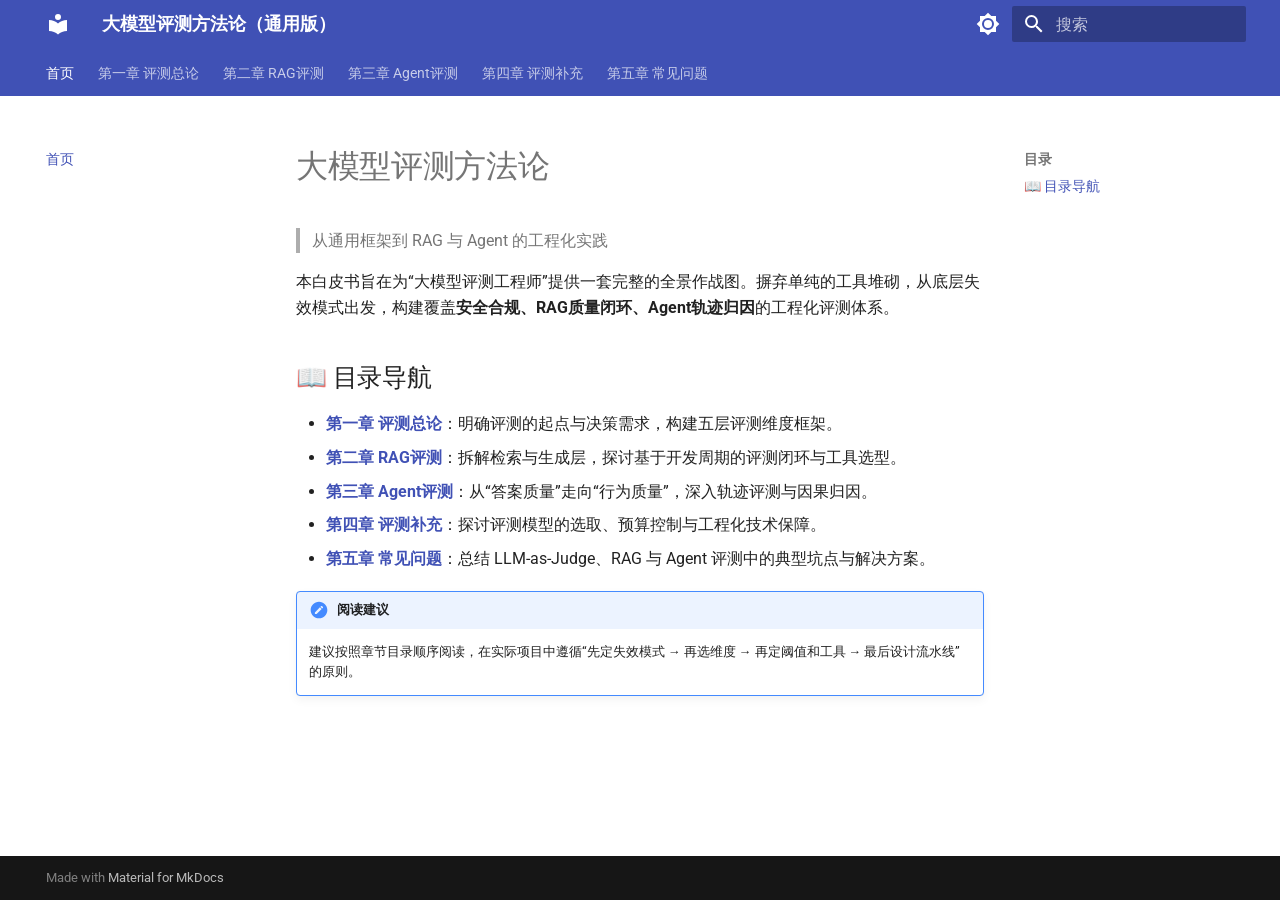
<file: site/index.html>
<!doctype html>
<html lang="zh" class="no-js">
  <head>
    
      <meta charset="utf-8">
      <meta name="viewport" content="width=device-width,initial-scale=1">
      
        <meta name="description" content="从通用框架到RAG与Agent的工程化实践">
      
      
        <meta name="author" content="kaling666666">
      
      
        <link rel="canonical" href="https://kaling666666.github.io/LLM-Evaluation-Methodology/">
      
      
      
        <link rel="next" href="chapter-1/">
      
      
        
      
      
      <link rel="icon" href="assets/images/favicon.png">
      <meta name="generator" content="mkdocs-1.6.1, mkdocs-material-9.8.1">
    
    
      
        <title>大模型评测方法论（通用版）</title>
      
    
    
      <link rel="stylesheet" href="assets/stylesheets/main.57a0d79d.min.css">
      
        
        <link rel="stylesheet" href="assets/stylesheets/palette.fb2fffe2.min.css">
      
      


    
    
      
    
    
      
        
        
        <link rel="preconnect" href="https://fonts.gstatic.com" crossorigin>
        <link rel="stylesheet" href="https://fonts.googleapis.com/css?family=Roboto:300,300i,400,400i,700,700i%7CRoboto+Mono:400,400i,700,700i&display=fallback">
        <style>:root{--md-text-font:"Roboto";--md-code-font:"Roboto Mono"}</style>
      
    
    
    <script>__md_scope=new URL(".",location),__md_hash=e=>[...e].reduce(((e,_)=>(e<<5)-e+_.charCodeAt(0)),0),__md_get=(e,_=localStorage,t=__md_scope)=>JSON.parse(_.getItem(t.pathname+"."+e)),__md_set=(e,_,t=localStorage,a=__md_scope)=>{try{t.setItem(a.pathname+"."+e,JSON.stringify(_))}catch(e){}}</script>
    
      

    
    
  </head>
  
  
    
    
      
    
    
    
    
    <body dir="ltr" data-md-color-scheme="default" data-md-color-primary="indigo" data-md-color-accent="indigo">
  
    
    <input class="md-toggle" data-md-toggle="drawer" type="checkbox" id="__drawer" autocomplete="off">
    <input class="md-toggle" data-md-toggle="search" type="checkbox" id="__search" autocomplete="off">
    <label class="md-overlay" for="__drawer"></label>
    <div data-md-component="skip">
      
        
        <a href="#_1" class="md-skip">
          跳转至
        </a>
      
    </div>
    <div data-md-component="announce">
      
    </div>
    
    
      

<header class="md-header" data-md-component="header">
  <nav class="md-header__inner md-grid" aria-label="页眉">
    <a href="." title="大模型评测方法论（通用版）" class="md-header__button md-logo" aria-label="大模型评测方法论（通用版）" data-md-component="logo">
      
  
  <svg xmlns="http://www.w3.org/2000/svg" viewBox="0 0 24 24"><path d="M12 8a3 3 0 0 0 3-3 3 3 0 0 0-3-3 3 3 0 0 0-3 3 3 3 0 0 0 3 3m0 3.54C9.64 9.35 6.5 8 3 8v11c3.5 0 6.64 1.35 9 3.54 2.36-2.19 5.5-3.54 9-3.54V8c-3.5 0-6.64 1.35-9 3.54"/></svg>

    </a>
    <label class="md-header__button md-icon" for="__drawer">
      
      <svg xmlns="http://www.w3.org/2000/svg" viewBox="0 0 24 24"><path d="M3 6h18v2H3zm0 5h18v2H3zm0 5h18v2H3z"/></svg>
    </label>
    <div class="md-header__title" data-md-component="header-title">
      <div class="md-header__ellipsis">
        <div class="md-header__topic">
          <span class="md-ellipsis">
            大模型评测方法论（通用版）
          </span>
        </div>
        <div class="md-header__topic" data-md-component="header-topic">
          <span class="md-ellipsis">
            
              首页
            
          </span>
        </div>
      </div>
    </div>
    
      
        <form class="md-header__option" data-md-component="palette">
  
    
    
    
    <input class="md-option" data-md-color-media="" data-md-color-scheme="default" data-md-color-primary="indigo" data-md-color-accent="indigo"  aria-label="切换到深色模式"  type="radio" name="__palette" id="__palette_0">
    
      <label class="md-header__button md-icon" title="切换到深色模式" for="__palette_1" hidden>
        <svg xmlns="http://www.w3.org/2000/svg" viewBox="0 0 24 24"><path d="M12 8a4 4 0 0 0-4 4 4 4 0 0 0 4 4 4 4 0 0 0 4-4 4 4 0 0 0-4-4m0 10a6 6 0 0 1-6-6 6 6 0 0 1 6-6 6 6 0 0 1 6 6 6 6 0 0 1-6 6m8-9.31V4h-4.69L12 .69 8.69 4H4v4.69L.69 12 4 15.31V20h4.69L12 23.31 15.31 20H20v-4.69L23.31 12z"/></svg>
      </label>
    
  
    
    
    
    <input class="md-option" data-md-color-media="" data-md-color-scheme="slate" data-md-color-primary="indigo" data-md-color-accent="indigo"  aria-label="切换到浅色模式"  type="radio" name="__palette" id="__palette_1">
    
      <label class="md-header__button md-icon" title="切换到浅色模式" for="__palette_0" hidden>
        <svg xmlns="http://www.w3.org/2000/svg" viewBox="0 0 24 24"><path d="M12 18c-.89 0-1.74-.2-2.5-.55C11.56 16.5 13 14.42 13 12s-1.44-4.5-3.5-5.45C10.26 6.2 11.11 6 12 6a6 6 0 0 1 6 6 6 6 0 0 1-6 6m8-9.31V4h-4.69L12 .69 8.69 4H4v4.69L.69 12 4 15.31V20h4.69L12 23.31 15.31 20H20v-4.69L23.31 12z"/></svg>
      </label>
    
  
</form>
      
    
    
      <script>var palette=__md_get("__palette");if(palette&&palette.color){if("(prefers-color-scheme)"===palette.color.media){var media=matchMedia("(prefers-color-scheme: light)"),input=document.querySelector(media.matches?"[data-md-color-media='(prefers-color-scheme: light)']":"[data-md-color-media='(prefers-color-scheme: dark)']");palette.color.media=input.getAttribute("data-md-color-media"),palette.color.scheme=input.getAttribute("data-md-color-scheme"),palette.color.primary=input.getAttribute("data-md-color-primary"),palette.color.accent=input.getAttribute("data-md-color-accent")}for(var[key,value]of Object.entries(palette.color))document.body.setAttribute("data-md-color-"+key,value)}</script>
    
    
    
      
      
        <label class="md-header__button md-icon" for="__search">
          
          <svg xmlns="http://www.w3.org/2000/svg" viewBox="0 0 24 24"><path d="M9.5 3A6.5 6.5 0 0 1 16 9.5c0 1.61-.59 3.09-1.56 4.23l.27.27h.79l5 5-1.5 1.5-5-5v-.79l-.27-.27A6.52 6.52 0 0 1 9.5 16 6.5 6.5 0 0 1 3 9.5 6.5 6.5 0 0 1 9.5 3m0 2C7 5 5 7 5 9.5S7 14 9.5 14 14 12 14 9.5 12 5 9.5 5"/></svg>
        </label>
        <div class="md-search" data-md-component="search" role="dialog">
  <label class="md-search__overlay" for="__search"></label>
  <div class="md-search__inner" role="search">
    <form class="md-search__form" name="search">
      <input type="text" class="md-search__input" name="query" aria-label="搜索" placeholder="搜索" autocapitalize="off" autocorrect="off" autocomplete="off" spellcheck="false" data-md-component="search-query" required>
      <label class="md-search__icon md-icon" for="__search">
        
        <svg xmlns="http://www.w3.org/2000/svg" viewBox="0 0 24 24"><path d="M9.5 3A6.5 6.5 0 0 1 16 9.5c0 1.61-.59 3.09-1.56 4.23l.27.27h.79l5 5-1.5 1.5-5-5v-.79l-.27-.27A6.52 6.52 0 0 1 9.5 16 6.5 6.5 0 0 1 3 9.5 6.5 6.5 0 0 1 9.5 3m0 2C7 5 5 7 5 9.5S7 14 9.5 14 14 12 14 9.5 12 5 9.5 5"/></svg>
        
        <svg xmlns="http://www.w3.org/2000/svg" viewBox="0 0 24 24"><path d="M20 11v2H8l5.5 5.5-1.42 1.42L4.16 12l7.92-7.92L13.5 5.5 8 11z"/></svg>
      </label>
      <nav class="md-search__options" aria-label="查找">
        
        <button type="reset" class="md-search__icon md-icon" title="清空当前内容" aria-label="清空当前内容" tabindex="-1">
          
          <svg xmlns="http://www.w3.org/2000/svg" viewBox="0 0 24 24"><path d="M19 6.41 17.59 5 12 10.59 6.41 5 5 6.41 10.59 12 5 17.59 6.41 19 12 13.41 17.59 19 19 17.59 13.41 12z"/></svg>
        </button>
      </nav>
      
        <div class="md-search__suggest" data-md-component="search-suggest"></div>
      
    </form>
    <div class="md-search__output">
      <div class="md-search__scrollwrap" tabindex="0" data-md-scrollfix>
        <div class="md-search-result" data-md-component="search-result">
          <div class="md-search-result__meta">
            正在初始化搜索引擎
          </div>
          <ol class="md-search-result__list" role="presentation"></ol>
        </div>
      </div>
    </div>
  </div>
</div>
      
    
    
  </nav>
  
</header>
    
    <div class="md-container" data-md-component="container">
      
      
        
          
            
<nav class="md-tabs" aria-label="标签" data-md-component="tabs">
  <div class="md-grid">
    <ul class="md-tabs__list">
      
        
  
  
  
    
  
  
    <li class="md-tabs__item md-tabs__item--active">
      <a href="." class="md-tabs__link">
        
  
  
    
  
  首页

      </a>
    </li>
  

      
        
  
  
  
  
    <li class="md-tabs__item">
      <a href="chapter-1/" class="md-tabs__link">
        
  
  
    
  
  第一章 评测总论

      </a>
    </li>
  

      
        
  
  
  
  
    <li class="md-tabs__item">
      <a href="chapter-2/" class="md-tabs__link">
        
  
  
    
  
  第二章 RAG评测

      </a>
    </li>
  

      
        
  
  
  
  
    <li class="md-tabs__item">
      <a href="chapter-3/" class="md-tabs__link">
        
  
  
    
  
  第三章 Agent评测

      </a>
    </li>
  

      
        
  
  
  
  
    <li class="md-tabs__item">
      <a href="chapter-4/" class="md-tabs__link">
        
  
  
    
  
  第四章 评测补充

      </a>
    </li>
  

      
        
  
  
  
  
    <li class="md-tabs__item">
      <a href="chapter-5/" class="md-tabs__link">
        
  
  
    
  
  第五章 常见问题

      </a>
    </li>
  

      
    </ul>
  </div>
</nav>
          
        
      
      <main class="md-main" data-md-component="main">
        <div class="md-main__inner md-grid">
          
            
              
              <div class="md-sidebar md-sidebar--primary" data-md-component="sidebar" data-md-type="navigation" >
                <div class="md-sidebar__scrollwrap">
                  <div class="md-sidebar__inner">
                    


  


<nav class="md-nav md-nav--primary md-nav--lifted" aria-label="导航栏" data-md-level="0">
  <label class="md-nav__title" for="__drawer">
    <a href="." title="大模型评测方法论（通用版）" class="md-nav__button md-logo" aria-label="大模型评测方法论（通用版）" data-md-component="logo">
      
  
  <svg xmlns="http://www.w3.org/2000/svg" viewBox="0 0 24 24"><path d="M12 8a3 3 0 0 0 3-3 3 3 0 0 0-3-3 3 3 0 0 0-3 3 3 3 0 0 0 3 3m0 3.54C9.64 9.35 6.5 8 3 8v11c3.5 0 6.64 1.35 9 3.54 2.36-2.19 5.5-3.54 9-3.54V8c-3.5 0-6.64 1.35-9 3.54"/></svg>

    </a>
    大模型评测方法论（通用版）
  </label>
  
  <ul class="md-nav__list" data-md-scrollfix>
    
      
      
  
  
    
  
  
  
    <li class="md-nav__item md-nav__item--active">
      
      <input class="md-nav__toggle md-toggle" type="checkbox" id="__toc">
      
      
        
      
      
        <label class="md-nav__link md-nav__link--active" for="__toc">
          
  
  
  <span class="md-ellipsis">
    
  
    首页
  

    
  </span>
  
  

          <span class="md-nav__icon md-icon"></span>
        </label>
      
      <a href="." class="md-nav__link md-nav__link--active">
        
  
  
  <span class="md-ellipsis">
    
  
    首页
  

    
  </span>
  
  

      </a>
      
        

<nav class="md-nav md-nav--secondary" aria-label="目录">
  
  
  
    
  
  
    <label class="md-nav__title" for="__toc">
      <span class="md-nav__icon md-icon"></span>
      目录
    </label>
    <ul class="md-nav__list" data-md-component="toc" data-md-scrollfix>
      
        <li class="md-nav__item">
  <a href="#_2" class="md-nav__link">
    <span class="md-ellipsis">
      
        📖 目录导航
      
    </span>
  </a>
  
</li>
      
    </ul>
  
</nav>
      
    </li>
  

    
      
      
  
  
  
  
    <li class="md-nav__item">
      <a href="chapter-1/" class="md-nav__link">
        
  
  
  <span class="md-ellipsis">
    
  
    第一章 评测总论
  

    
  </span>
  
  

      </a>
    </li>
  

    
      
      
  
  
  
  
    <li class="md-nav__item">
      <a href="chapter-2/" class="md-nav__link">
        
  
  
  <span class="md-ellipsis">
    
  
    第二章 RAG评测
  

    
  </span>
  
  

      </a>
    </li>
  

    
      
      
  
  
  
  
    <li class="md-nav__item">
      <a href="chapter-3/" class="md-nav__link">
        
  
  
  <span class="md-ellipsis">
    
  
    第三章 Agent评测
  

    
  </span>
  
  

      </a>
    </li>
  

    
      
      
  
  
  
  
    <li class="md-nav__item">
      <a href="chapter-4/" class="md-nav__link">
        
  
  
  <span class="md-ellipsis">
    
  
    第四章 评测补充
  

    
  </span>
  
  

      </a>
    </li>
  

    
      
      
  
  
  
  
    <li class="md-nav__item">
      <a href="chapter-5/" class="md-nav__link">
        
  
  
  <span class="md-ellipsis">
    
  
    第五章 常见问题
  

    
  </span>
  
  

      </a>
    </li>
  

    
  </ul>
</nav>
                  </div>
                </div>
              </div>
            
            
              
              <div class="md-sidebar md-sidebar--secondary" data-md-component="sidebar" data-md-type="toc" >
                <div class="md-sidebar__scrollwrap">
                  <div class="md-sidebar__inner">
                    

<nav class="md-nav md-nav--secondary" aria-label="目录">
  
  
  
    
  
  
    <label class="md-nav__title" for="__toc">
      <span class="md-nav__icon md-icon"></span>
      目录
    </label>
    <ul class="md-nav__list" data-md-component="toc" data-md-scrollfix>
      
        <li class="md-nav__item">
  <a href="#_2" class="md-nav__link">
    <span class="md-ellipsis">
      
        📖 目录导航
      
    </span>
  </a>
  
</li>
      
    </ul>
  
</nav>
                  </div>
                </div>
              </div>
            
          
          
            <div class="md-content" data-md-component="content">
              
              <article class="md-content__inner md-typeset">
                
                  



<h1 id="_1">大模型评测方法论<a class="headerlink" href="#_1" title="Permanent link">&para;</a></h1>
<blockquote>
<p>从通用框架到 RAG 与 Agent 的工程化实践</p>
</blockquote>
<p>本白皮书旨在为“大模型评测工程师”提供一套完整的全景作战图。摒弃单纯的工具堆砌，从底层失效模式出发，构建覆盖<strong>安全合规、RAG质量闭环、Agent轨迹归因</strong>的工程化评测体系。</p>
<h2 id="_2">📖 目录导航<a class="headerlink" href="#_2" title="Permanent link">&para;</a></h2>
<ul>
<li><strong><a href="chapter-1/">第一章 评测总论</a></strong>：明确评测的起点与决策需求，构建五层评测维度框架。</li>
<li><strong><a href="chapter-2/">第二章 RAG评测</a></strong>：拆解检索与生成层，探讨基于开发周期的评测闭环与工具选型。</li>
<li><strong><a href="chapter-3/">第三章 Agent评测</a></strong>：从“答案质量”走向“行为质量”，深入轨迹评测与因果归因。</li>
<li><strong><a href="chapter-4/">第四章 评测补充</a></strong>：探讨评测模型的选取、预算控制与工程化技术保障。</li>
<li><strong><a href="chapter-5/">第五章 常见问题</a></strong>：总结 LLM-as-Judge、RAG 与 Agent 评测中的典型坑点与解决方案。</li>
</ul>
<div class="admonition note">
<p class="admonition-title">阅读建议</p>
<p>建议按照章节目录顺序阅读，在实际项目中遵循“先定失效模式 → 再选维度 → 再定阈值和工具 → 最后设计流水线”的原则。</p>
</div>












                
              </article>
            </div>
          
          
<script>var target=document.getElementById(location.hash.slice(1));target&&target.name&&(target.checked=target.name.startsWith("__tabbed_"))</script>
        </div>
        
          <button type="button" class="md-top md-icon" data-md-component="top" hidden>
  
  <svg xmlns="http://www.w3.org/2000/svg" viewBox="0 0 24 24"><path d="M13 20h-2V8l-5.5 5.5-1.42-1.42L12 4.16l7.92 7.92-1.42 1.42L13 8z"/></svg>
  回到页面顶部
</button>
        
      </main>
      
        <footer class="md-footer">
  
  <div class="md-footer-meta md-typeset">
    <div class="md-footer-meta__inner md-grid">
      <div class="md-copyright">
  
  
    Made with
    <a href="https://squidfunk.github.io/mkdocs-material/" target="_blank" rel="noopener">
      Material for MkDocs
    </a>
  
</div>
      
    </div>
  </div>
</footer>
      
    </div>
    <div class="md-dialog" data-md-component="dialog">
      <div class="md-dialog__inner md-typeset"></div>
    </div>
    
    
    
      
      
      <script id="__config" type="application/json">{"annotate": null, "base": ".", "features": ["navigation.tabs", "navigation.sections", "navigation.expand", "navigation.top", "search.suggest", "search.highlight", "content.code.copy"], "search": "assets/javascripts/workers/search.a7633da7.min.js", "tags": null, "translations": {"clipboard.copied": "\u5df2\u590d\u5236", "clipboard.copy": "\u590d\u5236", "search.result.more.one": "\u5728\u8be5\u9875\u4e0a\u8fd8\u6709 1 \u4e2a\u7b26\u5408\u6761\u4ef6\u7684\u7ed3\u679c", "search.result.more.other": "\u5728\u8be5\u9875\u4e0a\u8fd8\u6709 # \u4e2a\u7b26\u5408\u6761\u4ef6\u7684\u7ed3\u679c", "search.result.none": "\u6ca1\u6709\u627e\u5230\u7b26\u5408\u6761\u4ef6\u7684\u7ed3\u679c", "search.result.one": "\u627e\u5230 1 \u4e2a\u7b26\u5408\u6761\u4ef6\u7684\u7ed3\u679c", "search.result.other": "# \u4e2a\u7b26\u5408\u6761\u4ef6\u7684\u7ed3\u679c", "search.result.placeholder": "\u952e\u5165\u4ee5\u5f00\u59cb\u641c\u7d22", "search.result.term.missing": "\u7f3a\u5c11", "select.version": "\u9009\u62e9\u5f53\u524d\u7248\u672c"}, "version": null}</script>
    
    
      <script src="assets/javascripts/bundle.a5f9d56c.min.js"></script>
      
    
  </body>
</html>
</file>
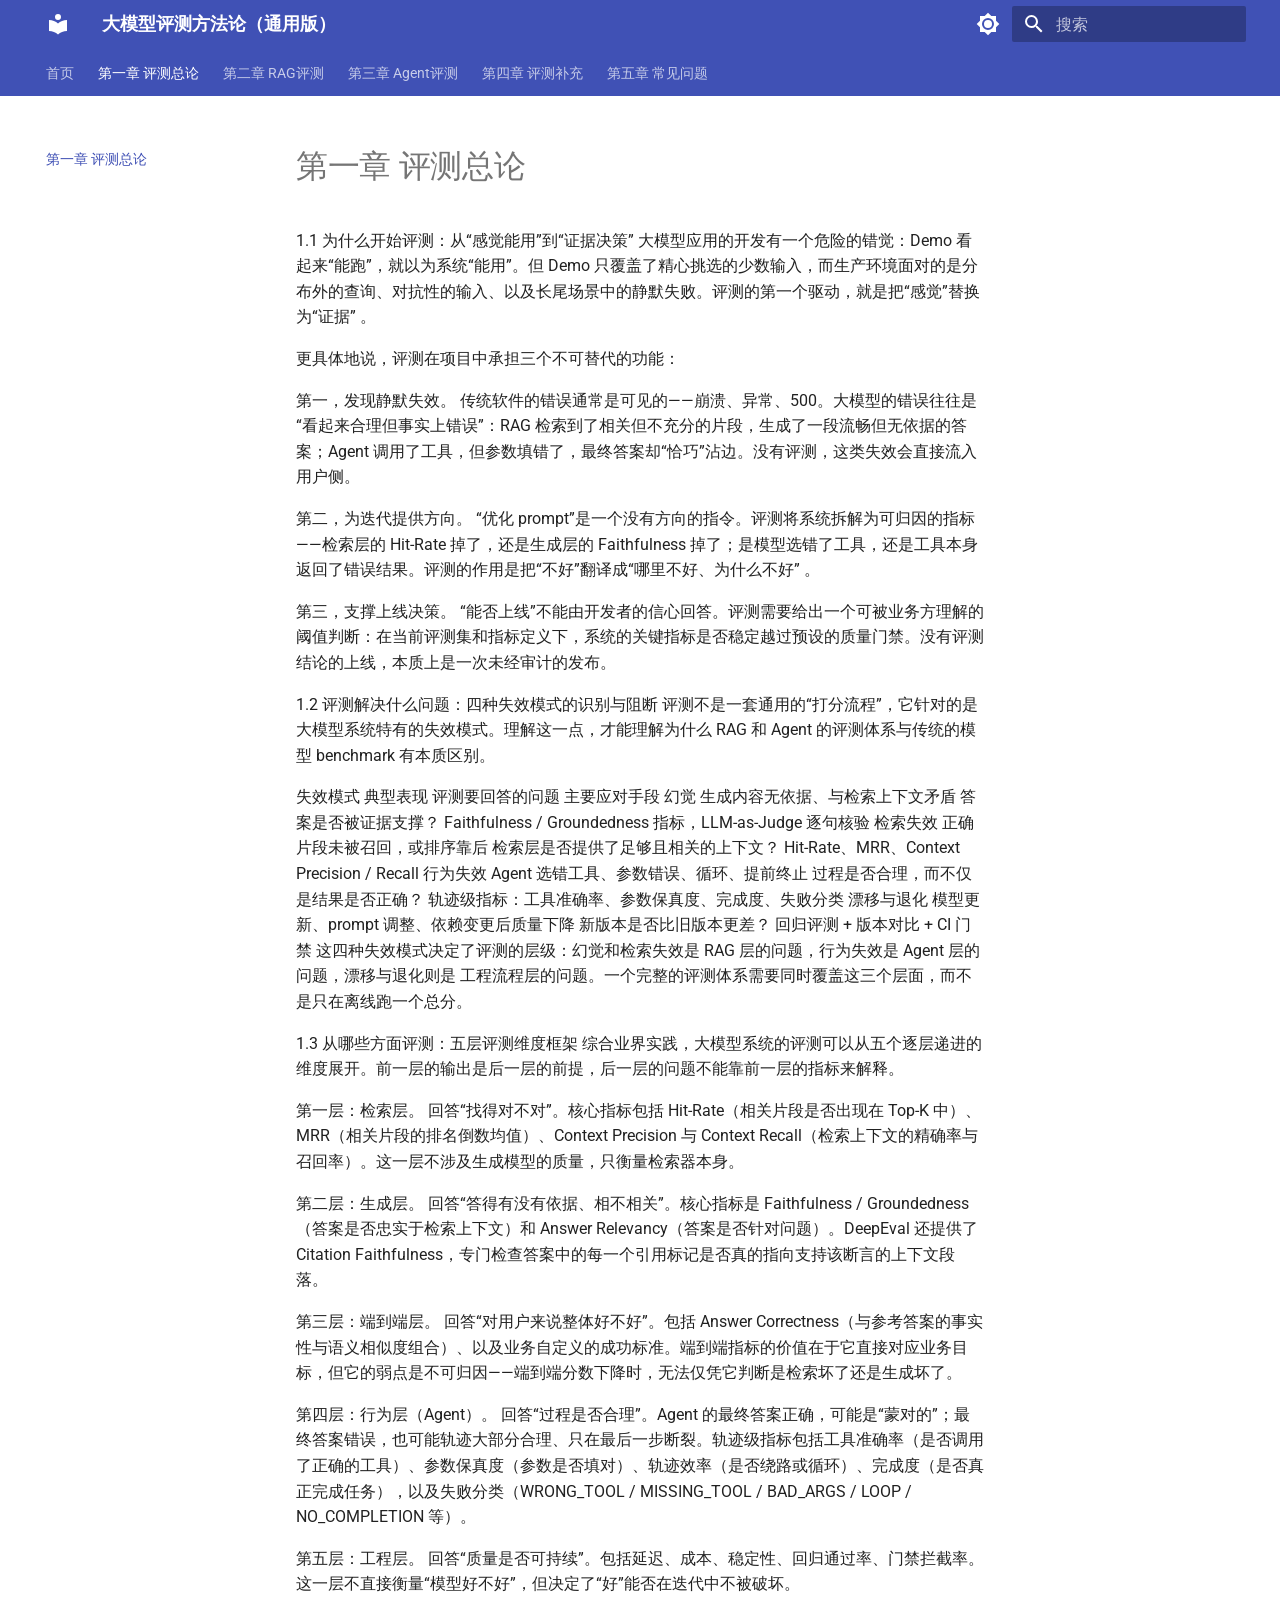
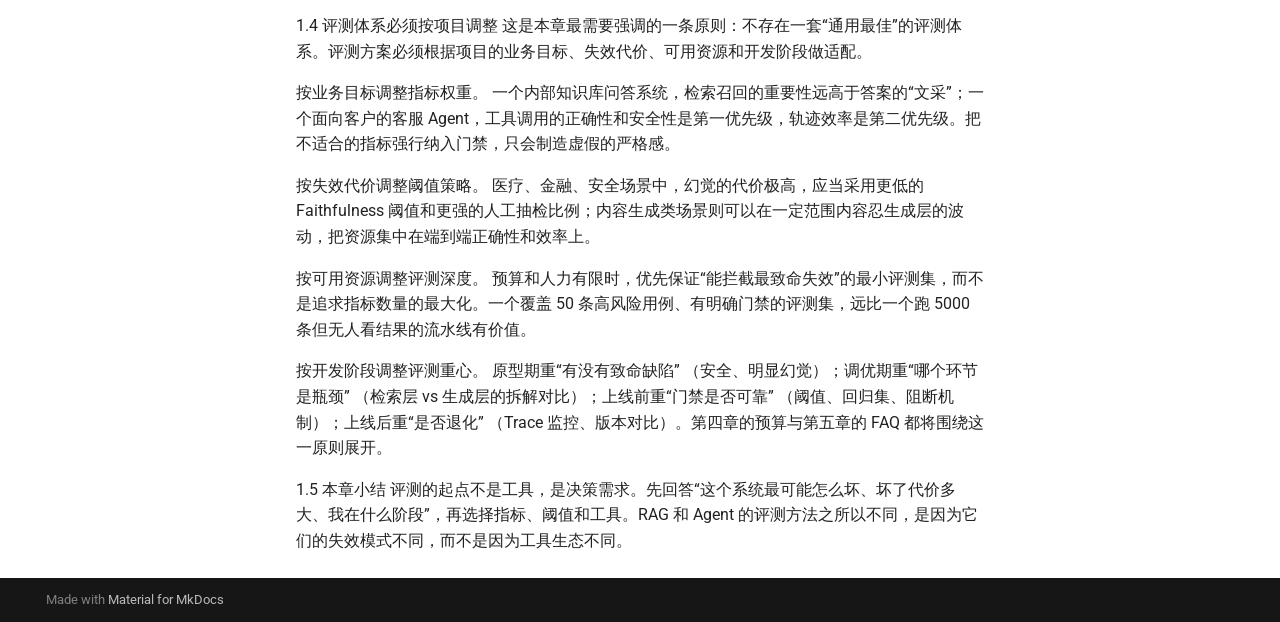
<file: site/chapter-1/index.html>
<!doctype html>
<html lang="zh" class="no-js">
  <head>
    
      <meta charset="utf-8">
      <meta name="viewport" content="width=device-width,initial-scale=1">
      
        <meta name="description" content="从通用框架到RAG与Agent的工程化实践">
      
      
        <meta name="author" content="kaling666666">
      
      
        <link rel="canonical" href="https://kaling666666.github.io/LLM-Evaluation-Methodology/chapter-1/">
      
      
        <link rel="prev" href="..">
      
      
        <link rel="next" href="../chapter-2/">
      
      
        
      
      
      <link rel="icon" href="../assets/images/favicon.png">
      <meta name="generator" content="mkdocs-1.6.1, mkdocs-material-9.8.1">
    
    
      
        <title>第一章 评测总论 - 大模型评测方法论（通用版）</title>
      
    
    
      <link rel="stylesheet" href="../assets/stylesheets/main.57a0d79d.min.css">
      
        
        <link rel="stylesheet" href="../assets/stylesheets/palette.fb2fffe2.min.css">
      
      


    
    
      
    
    
      
        
        
        <link rel="preconnect" href="https://fonts.gstatic.com" crossorigin>
        <link rel="stylesheet" href="https://fonts.googleapis.com/css?family=Roboto:300,300i,400,400i,700,700i%7CRoboto+Mono:400,400i,700,700i&display=fallback">
        <style>:root{--md-text-font:"Roboto";--md-code-font:"Roboto Mono"}</style>
      
    
    
    <script>__md_scope=new URL("..",location),__md_hash=e=>[...e].reduce(((e,_)=>(e<<5)-e+_.charCodeAt(0)),0),__md_get=(e,_=localStorage,t=__md_scope)=>JSON.parse(_.getItem(t.pathname+"."+e)),__md_set=(e,_,t=localStorage,a=__md_scope)=>{try{t.setItem(a.pathname+"."+e,JSON.stringify(_))}catch(e){}}</script>
    
      

    
    
  </head>
  
  
    
    
      
    
    
    
    
    <body dir="ltr" data-md-color-scheme="default" data-md-color-primary="indigo" data-md-color-accent="indigo">
  
    
    <input class="md-toggle" data-md-toggle="drawer" type="checkbox" id="__drawer" autocomplete="off">
    <input class="md-toggle" data-md-toggle="search" type="checkbox" id="__search" autocomplete="off">
    <label class="md-overlay" for="__drawer"></label>
    <div data-md-component="skip">
      
        
        <a href="#_1" class="md-skip">
          跳转至
        </a>
      
    </div>
    <div data-md-component="announce">
      
    </div>
    
    
      

<header class="md-header" data-md-component="header">
  <nav class="md-header__inner md-grid" aria-label="页眉">
    <a href=".." title="大模型评测方法论（通用版）" class="md-header__button md-logo" aria-label="大模型评测方法论（通用版）" data-md-component="logo">
      
  
  <svg xmlns="http://www.w3.org/2000/svg" viewBox="0 0 24 24"><path d="M12 8a3 3 0 0 0 3-3 3 3 0 0 0-3-3 3 3 0 0 0-3 3 3 3 0 0 0 3 3m0 3.54C9.64 9.35 6.5 8 3 8v11c3.5 0 6.64 1.35 9 3.54 2.36-2.19 5.5-3.54 9-3.54V8c-3.5 0-6.64 1.35-9 3.54"/></svg>

    </a>
    <label class="md-header__button md-icon" for="__drawer">
      
      <svg xmlns="http://www.w3.org/2000/svg" viewBox="0 0 24 24"><path d="M3 6h18v2H3zm0 5h18v2H3zm0 5h18v2H3z"/></svg>
    </label>
    <div class="md-header__title" data-md-component="header-title">
      <div class="md-header__ellipsis">
        <div class="md-header__topic">
          <span class="md-ellipsis">
            大模型评测方法论（通用版）
          </span>
        </div>
        <div class="md-header__topic" data-md-component="header-topic">
          <span class="md-ellipsis">
            
              第一章 评测总论
            
          </span>
        </div>
      </div>
    </div>
    
      
        <form class="md-header__option" data-md-component="palette">
  
    
    
    
    <input class="md-option" data-md-color-media="" data-md-color-scheme="default" data-md-color-primary="indigo" data-md-color-accent="indigo"  aria-label="切换到深色模式"  type="radio" name="__palette" id="__palette_0">
    
      <label class="md-header__button md-icon" title="切换到深色模式" for="__palette_1" hidden>
        <svg xmlns="http://www.w3.org/2000/svg" viewBox="0 0 24 24"><path d="M12 8a4 4 0 0 0-4 4 4 4 0 0 0 4 4 4 4 0 0 0 4-4 4 4 0 0 0-4-4m0 10a6 6 0 0 1-6-6 6 6 0 0 1 6-6 6 6 0 0 1 6 6 6 6 0 0 1-6 6m8-9.31V4h-4.69L12 .69 8.69 4H4v4.69L.69 12 4 15.31V20h4.69L12 23.31 15.31 20H20v-4.69L23.31 12z"/></svg>
      </label>
    
  
    
    
    
    <input class="md-option" data-md-color-media="" data-md-color-scheme="slate" data-md-color-primary="indigo" data-md-color-accent="indigo"  aria-label="切换到浅色模式"  type="radio" name="__palette" id="__palette_1">
    
      <label class="md-header__button md-icon" title="切换到浅色模式" for="__palette_0" hidden>
        <svg xmlns="http://www.w3.org/2000/svg" viewBox="0 0 24 24"><path d="M12 18c-.89 0-1.74-.2-2.5-.55C11.56 16.5 13 14.42 13 12s-1.44-4.5-3.5-5.45C10.26 6.2 11.11 6 12 6a6 6 0 0 1 6 6 6 6 0 0 1-6 6m8-9.31V4h-4.69L12 .69 8.69 4H4v4.69L.69 12 4 15.31V20h4.69L12 23.31 15.31 20H20v-4.69L23.31 12z"/></svg>
      </label>
    
  
</form>
      
    
    
      <script>var palette=__md_get("__palette");if(palette&&palette.color){if("(prefers-color-scheme)"===palette.color.media){var media=matchMedia("(prefers-color-scheme: light)"),input=document.querySelector(media.matches?"[data-md-color-media='(prefers-color-scheme: light)']":"[data-md-color-media='(prefers-color-scheme: dark)']");palette.color.media=input.getAttribute("data-md-color-media"),palette.color.scheme=input.getAttribute("data-md-color-scheme"),palette.color.primary=input.getAttribute("data-md-color-primary"),palette.color.accent=input.getAttribute("data-md-color-accent")}for(var[key,value]of Object.entries(palette.color))document.body.setAttribute("data-md-color-"+key,value)}</script>
    
    
    
      
      
        <label class="md-header__button md-icon" for="__search">
          
          <svg xmlns="http://www.w3.org/2000/svg" viewBox="0 0 24 24"><path d="M9.5 3A6.5 6.5 0 0 1 16 9.5c0 1.61-.59 3.09-1.56 4.23l.27.27h.79l5 5-1.5 1.5-5-5v-.79l-.27-.27A6.52 6.52 0 0 1 9.5 16 6.5 6.5 0 0 1 3 9.5 6.5 6.5 0 0 1 9.5 3m0 2C7 5 5 7 5 9.5S7 14 9.5 14 14 12 14 9.5 12 5 9.5 5"/></svg>
        </label>
        <div class="md-search" data-md-component="search" role="dialog">
  <label class="md-search__overlay" for="__search"></label>
  <div class="md-search__inner" role="search">
    <form class="md-search__form" name="search">
      <input type="text" class="md-search__input" name="query" aria-label="搜索" placeholder="搜索" autocapitalize="off" autocorrect="off" autocomplete="off" spellcheck="false" data-md-component="search-query" required>
      <label class="md-search__icon md-icon" for="__search">
        
        <svg xmlns="http://www.w3.org/2000/svg" viewBox="0 0 24 24"><path d="M9.5 3A6.5 6.5 0 0 1 16 9.5c0 1.61-.59 3.09-1.56 4.23l.27.27h.79l5 5-1.5 1.5-5-5v-.79l-.27-.27A6.52 6.52 0 0 1 9.5 16 6.5 6.5 0 0 1 3 9.5 6.5 6.5 0 0 1 9.5 3m0 2C7 5 5 7 5 9.5S7 14 9.5 14 14 12 14 9.5 12 5 9.5 5"/></svg>
        
        <svg xmlns="http://www.w3.org/2000/svg" viewBox="0 0 24 24"><path d="M20 11v2H8l5.5 5.5-1.42 1.42L4.16 12l7.92-7.92L13.5 5.5 8 11z"/></svg>
      </label>
      <nav class="md-search__options" aria-label="查找">
        
        <button type="reset" class="md-search__icon md-icon" title="清空当前内容" aria-label="清空当前内容" tabindex="-1">
          
          <svg xmlns="http://www.w3.org/2000/svg" viewBox="0 0 24 24"><path d="M19 6.41 17.59 5 12 10.59 6.41 5 5 6.41 10.59 12 5 17.59 6.41 19 12 13.41 17.59 19 19 17.59 13.41 12z"/></svg>
        </button>
      </nav>
      
        <div class="md-search__suggest" data-md-component="search-suggest"></div>
      
    </form>
    <div class="md-search__output">
      <div class="md-search__scrollwrap" tabindex="0" data-md-scrollfix>
        <div class="md-search-result" data-md-component="search-result">
          <div class="md-search-result__meta">
            正在初始化搜索引擎
          </div>
          <ol class="md-search-result__list" role="presentation"></ol>
        </div>
      </div>
    </div>
  </div>
</div>
      
    
    
  </nav>
  
</header>
    
    <div class="md-container" data-md-component="container">
      
      
        
          
            
<nav class="md-tabs" aria-label="标签" data-md-component="tabs">
  <div class="md-grid">
    <ul class="md-tabs__list">
      
        
  
  
  
  
    <li class="md-tabs__item">
      <a href=".." class="md-tabs__link">
        
  
  
    
  
  首页

      </a>
    </li>
  

      
        
  
  
  
    
  
  
    <li class="md-tabs__item md-tabs__item--active">
      <a href="./" class="md-tabs__link">
        
  
  
    
  
  第一章 评测总论

      </a>
    </li>
  

      
        
  
  
  
  
    <li class="md-tabs__item">
      <a href="../chapter-2/" class="md-tabs__link">
        
  
  
    
  
  第二章 RAG评测

      </a>
    </li>
  

      
        
  
  
  
  
    <li class="md-tabs__item">
      <a href="../chapter-3/" class="md-tabs__link">
        
  
  
    
  
  第三章 Agent评测

      </a>
    </li>
  

      
        
  
  
  
  
    <li class="md-tabs__item">
      <a href="../chapter-4/" class="md-tabs__link">
        
  
  
    
  
  第四章 评测补充

      </a>
    </li>
  

      
        
  
  
  
  
    <li class="md-tabs__item">
      <a href="../chapter-5/" class="md-tabs__link">
        
  
  
    
  
  第五章 常见问题

      </a>
    </li>
  

      
    </ul>
  </div>
</nav>
          
        
      
      <main class="md-main" data-md-component="main">
        <div class="md-main__inner md-grid">
          
            
              
              <div class="md-sidebar md-sidebar--primary" data-md-component="sidebar" data-md-type="navigation" >
                <div class="md-sidebar__scrollwrap">
                  <div class="md-sidebar__inner">
                    


  


<nav class="md-nav md-nav--primary md-nav--lifted" aria-label="导航栏" data-md-level="0">
  <label class="md-nav__title" for="__drawer">
    <a href=".." title="大模型评测方法论（通用版）" class="md-nav__button md-logo" aria-label="大模型评测方法论（通用版）" data-md-component="logo">
      
  
  <svg xmlns="http://www.w3.org/2000/svg" viewBox="0 0 24 24"><path d="M12 8a3 3 0 0 0 3-3 3 3 0 0 0-3-3 3 3 0 0 0-3 3 3 3 0 0 0 3 3m0 3.54C9.64 9.35 6.5 8 3 8v11c3.5 0 6.64 1.35 9 3.54 2.36-2.19 5.5-3.54 9-3.54V8c-3.5 0-6.64 1.35-9 3.54"/></svg>

    </a>
    大模型评测方法论（通用版）
  </label>
  
  <ul class="md-nav__list" data-md-scrollfix>
    
      
      
  
  
  
  
    <li class="md-nav__item">
      <a href=".." class="md-nav__link">
        
  
  
  <span class="md-ellipsis">
    
  
    首页
  

    
  </span>
  
  

      </a>
    </li>
  

    
      
      
  
  
    
  
  
  
    <li class="md-nav__item md-nav__item--active">
      
      <input class="md-nav__toggle md-toggle" type="checkbox" id="__toc">
      
      
        
      
      
      <a href="./" class="md-nav__link md-nav__link--active">
        
  
  
  <span class="md-ellipsis">
    
  
    第一章 评测总论
  

    
  </span>
  
  

      </a>
      
    </li>
  

    
      
      
  
  
  
  
    <li class="md-nav__item">
      <a href="../chapter-2/" class="md-nav__link">
        
  
  
  <span class="md-ellipsis">
    
  
    第二章 RAG评测
  

    
  </span>
  
  

      </a>
    </li>
  

    
      
      
  
  
  
  
    <li class="md-nav__item">
      <a href="../chapter-3/" class="md-nav__link">
        
  
  
  <span class="md-ellipsis">
    
  
    第三章 Agent评测
  

    
  </span>
  
  

      </a>
    </li>
  

    
      
      
  
  
  
  
    <li class="md-nav__item">
      <a href="../chapter-4/" class="md-nav__link">
        
  
  
  <span class="md-ellipsis">
    
  
    第四章 评测补充
  

    
  </span>
  
  

      </a>
    </li>
  

    
      
      
  
  
  
  
    <li class="md-nav__item">
      <a href="../chapter-5/" class="md-nav__link">
        
  
  
  <span class="md-ellipsis">
    
  
    第五章 常见问题
  

    
  </span>
  
  

      </a>
    </li>
  

    
  </ul>
</nav>
                  </div>
                </div>
              </div>
            
            
              
              <div class="md-sidebar md-sidebar--secondary" data-md-component="sidebar" data-md-type="toc" >
                <div class="md-sidebar__scrollwrap">
                  <div class="md-sidebar__inner">
                    

<nav class="md-nav md-nav--secondary" aria-label="目录">
  
  
  
    
  
  
</nav>
                  </div>
                </div>
              </div>
            
          
          
            <div class="md-content" data-md-component="content">
              
              <article class="md-content__inner md-typeset">
                
                  



<h1 id="_1">第一章 评测总论<a class="headerlink" href="#_1" title="Permanent link">&para;</a></h1>
<p>1.1 为什么开始评测：从“感觉能用”到“证据决策”
大模型应用的开发有一个危险的错觉：Demo 看起来“能跑”，就以为系统“能用”。但 Demo 只覆盖了精心挑选的少数输入，而生产环境面对的是分布外的查询、对抗性的输入、以及长尾场景中的静默失败。评测的第一个驱动，就是把“感觉”替换为“证据” 。</p>
<p>更具体地说，评测在项目中承担三个不可替代的功能：</p>
<p>第一，发现静默失效。 传统软件的错误通常是可见的——崩溃、异常、500。大模型的错误往往是“看起来合理但事实上错误”：RAG 检索到了相关但不充分的片段，生成了一段流畅但无依据的答案；Agent 调用了工具，但参数填错了，最终答案却“恰巧”沾边。没有评测，这类失效会直接流入用户侧。</p>
<p>第二，为迭代提供方向。 “优化 prompt”是一个没有方向的指令。评测将系统拆解为可归因的指标——检索层的 Hit-Rate 掉了，还是生成层的 Faithfulness 掉了；是模型选错了工具，还是工具本身返回了错误结果。评测的作用是把“不好”翻译成“哪里不好、为什么不好” 。</p>
<p>第三，支撑上线决策。 “能否上线”不能由开发者的信心回答。评测需要给出一个可被业务方理解的阈值判断：在当前评测集和指标定义下，系统的关键指标是否稳定越过预设的质量门禁。没有评测结论的上线，本质上是一次未经审计的发布。</p>
<p>1.2 评测解决什么问题：四种失效模式的识别与阻断
评测不是一套通用的“打分流程”，它针对的是大模型系统特有的失效模式。理解这一点，才能理解为什么 RAG 和 Agent 的评测体系与传统的模型 benchmark 有本质区别。</p>
<p>失效模式    典型表现    评测要回答的问题    主要应对手段
幻觉  生成内容无依据、与检索上下文矛盾    答案是否被证据支撑？  Faithfulness / Groundedness 指标，LLM-as-Judge 逐句核验
检索失效    正确片段未被召回，或排序靠后  检索层是否提供了足够且相关的上下文？  Hit-Rate、MRR、Context Precision / Recall
行为失效    Agent 选错工具、参数错误、循环、提前终止 过程是否合理，而不仅是结果是否正确？  轨迹级指标：工具准确率、参数保真度、完成度、失败分类
漂移与退化   模型更新、prompt 调整、依赖变更后质量下降    新版本是否比旧版本更差？    回归评测 + 版本对比 + CI 门禁
这四种失效模式决定了评测的层级：幻觉和检索失效是 RAG 层的问题，行为失效是 Agent 层的问题，漂移与退化则是 工程流程层的问题。一个完整的评测体系需要同时覆盖这三个层面，而不是只在离线跑一个总分。</p>
<p>1.3 从哪些方面评测：五层评测维度框架
综合业界实践，大模型系统的评测可以从五个逐层递进的维度展开。前一层的输出是后一层的前提，后一层的问题不能靠前一层的指标来解释。</p>
<p>第一层：检索层。 回答“找得对不对”。核心指标包括 Hit-Rate（相关片段是否出现在 Top-K 中）、MRR（相关片段的排名倒数均值）、Context Precision 与 Context Recall（检索上下文的精确率与召回率）。这一层不涉及生成模型的质量，只衡量检索器本身。</p>
<p>第二层：生成层。 回答“答得有没有依据、相不相关”。核心指标是 Faithfulness / Groundedness（答案是否忠实于检索上下文）和 Answer Relevancy（答案是否针对问题）。DeepEval 还提供了 Citation Faithfulness，专门检查答案中的每一个引用标记是否真的指向支持该断言的上下文段落。</p>
<p>第三层：端到端层。 回答“对用户来说整体好不好”。包括 Answer Correctness（与参考答案的事实性与语义相似度组合）、以及业务自定义的成功标准。端到端指标的价值在于它直接对应业务目标，但它的弱点是不可归因——端到端分数下降时，无法仅凭它判断是检索坏了还是生成坏了。</p>
<p>第四层：行为层（Agent）。 回答“过程是否合理”。Agent 的最终答案正确，可能是“蒙对的”；最终答案错误，也可能轨迹大部分合理、只在最后一步断裂。轨迹级指标包括工具准确率（是否调用了正确的工具）、参数保真度（参数是否填对）、轨迹效率（是否绕路或循环）、完成度（是否真正完成任务），以及失败分类（WRONG_TOOL / MISSING_TOOL / BAD_ARGS / LOOP / NO_COMPLETION 等）。</p>
<p>第五层：工程层。 回答“质量是否可持续”。包括延迟、成本、稳定性、回归通过率、门禁拦截率。这一层不直接衡量“模型好不好”，但决定了“好”能否在迭代中不被破坏。</p>
<p>1.4 评测体系必须按项目调整
这是本章最需要强调的一条原则：不存在一套“通用最佳”的评测体系。评测方案必须根据项目的业务目标、失效代价、可用资源和开发阶段做适配。</p>
<p>按业务目标调整指标权重。 一个内部知识库问答系统，检索召回的重要性远高于答案的“文采”；一个面向客户的客服 Agent，工具调用的正确性和安全性是第一优先级，轨迹效率是第二优先级。把不适合的指标强行纳入门禁，只会制造虚假的严格感。</p>
<p>按失效代价调整阈值策略。 医疗、金融、安全场景中，幻觉的代价极高，应当采用更低的 Faithfulness 阈值和更强的人工抽检比例；内容生成类场景则可以在一定范围内容忍生成层的波动，把资源集中在端到端正确性和效率上。</p>
<p>按可用资源调整评测深度。 预算和人力有限时，优先保证“能拦截最致命失效”的最小评测集，而不是追求指标数量的最大化。一个覆盖 50 条高风险用例、有明确门禁的评测集，远比一个跑 5000 条但无人看结果的流水线有价值。</p>
<p>按开发阶段调整评测重心。 原型期重“有没有致命缺陷” （安全、明显幻觉）；调优期重“哪个环节是瓶颈” （检索层 vs 生成层的拆解对比）；上线前重“门禁是否可靠” （阈值、回归集、阻断机制）；上线后重“是否退化” （Trace 监控、版本对比）。第四章的预算与第五章的 FAQ 都将围绕这一原则展开。</p>
<p>1.5 本章小结
评测的起点不是工具，是决策需求。先回答“这个系统最可能怎么坏、坏了代价多大、我在什么阶段”，再选择指标、阈值和工具。RAG 和 Agent 的评测方法之所以不同，是因为它们的失效模式不同，而不是因为工具生态不同。</p>












                
              </article>
            </div>
          
          
<script>var target=document.getElementById(location.hash.slice(1));target&&target.name&&(target.checked=target.name.startsWith("__tabbed_"))</script>
        </div>
        
          <button type="button" class="md-top md-icon" data-md-component="top" hidden>
  
  <svg xmlns="http://www.w3.org/2000/svg" viewBox="0 0 24 24"><path d="M13 20h-2V8l-5.5 5.5-1.42-1.42L12 4.16l7.92 7.92-1.42 1.42L13 8z"/></svg>
  回到页面顶部
</button>
        
      </main>
      
        <footer class="md-footer">
  
  <div class="md-footer-meta md-typeset">
    <div class="md-footer-meta__inner md-grid">
      <div class="md-copyright">
  
  
    Made with
    <a href="https://squidfunk.github.io/mkdocs-material/" target="_blank" rel="noopener">
      Material for MkDocs
    </a>
  
</div>
      
    </div>
  </div>
</footer>
      
    </div>
    <div class="md-dialog" data-md-component="dialog">
      <div class="md-dialog__inner md-typeset"></div>
    </div>
    
    
    
      
      
      <script id="__config" type="application/json">{"annotate": null, "base": "..", "features": ["navigation.tabs", "navigation.sections", "navigation.expand", "navigation.top", "search.suggest", "search.highlight", "content.code.copy"], "search": "../assets/javascripts/workers/search.a7633da7.min.js", "tags": null, "translations": {"clipboard.copied": "\u5df2\u590d\u5236", "clipboard.copy": "\u590d\u5236", "search.result.more.one": "\u5728\u8be5\u9875\u4e0a\u8fd8\u6709 1 \u4e2a\u7b26\u5408\u6761\u4ef6\u7684\u7ed3\u679c", "search.result.more.other": "\u5728\u8be5\u9875\u4e0a\u8fd8\u6709 # \u4e2a\u7b26\u5408\u6761\u4ef6\u7684\u7ed3\u679c", "search.result.none": "\u6ca1\u6709\u627e\u5230\u7b26\u5408\u6761\u4ef6\u7684\u7ed3\u679c", "search.result.one": "\u627e\u5230 1 \u4e2a\u7b26\u5408\u6761\u4ef6\u7684\u7ed3\u679c", "search.result.other": "# \u4e2a\u7b26\u5408\u6761\u4ef6\u7684\u7ed3\u679c", "search.result.placeholder": "\u952e\u5165\u4ee5\u5f00\u59cb\u641c\u7d22", "search.result.term.missing": "\u7f3a\u5c11", "select.version": "\u9009\u62e9\u5f53\u524d\u7248\u672c"}, "version": null}</script>
    
    
      <script src="../assets/javascripts/bundle.a5f9d56c.min.js"></script>
      
    
  </body>
</html>
</file>
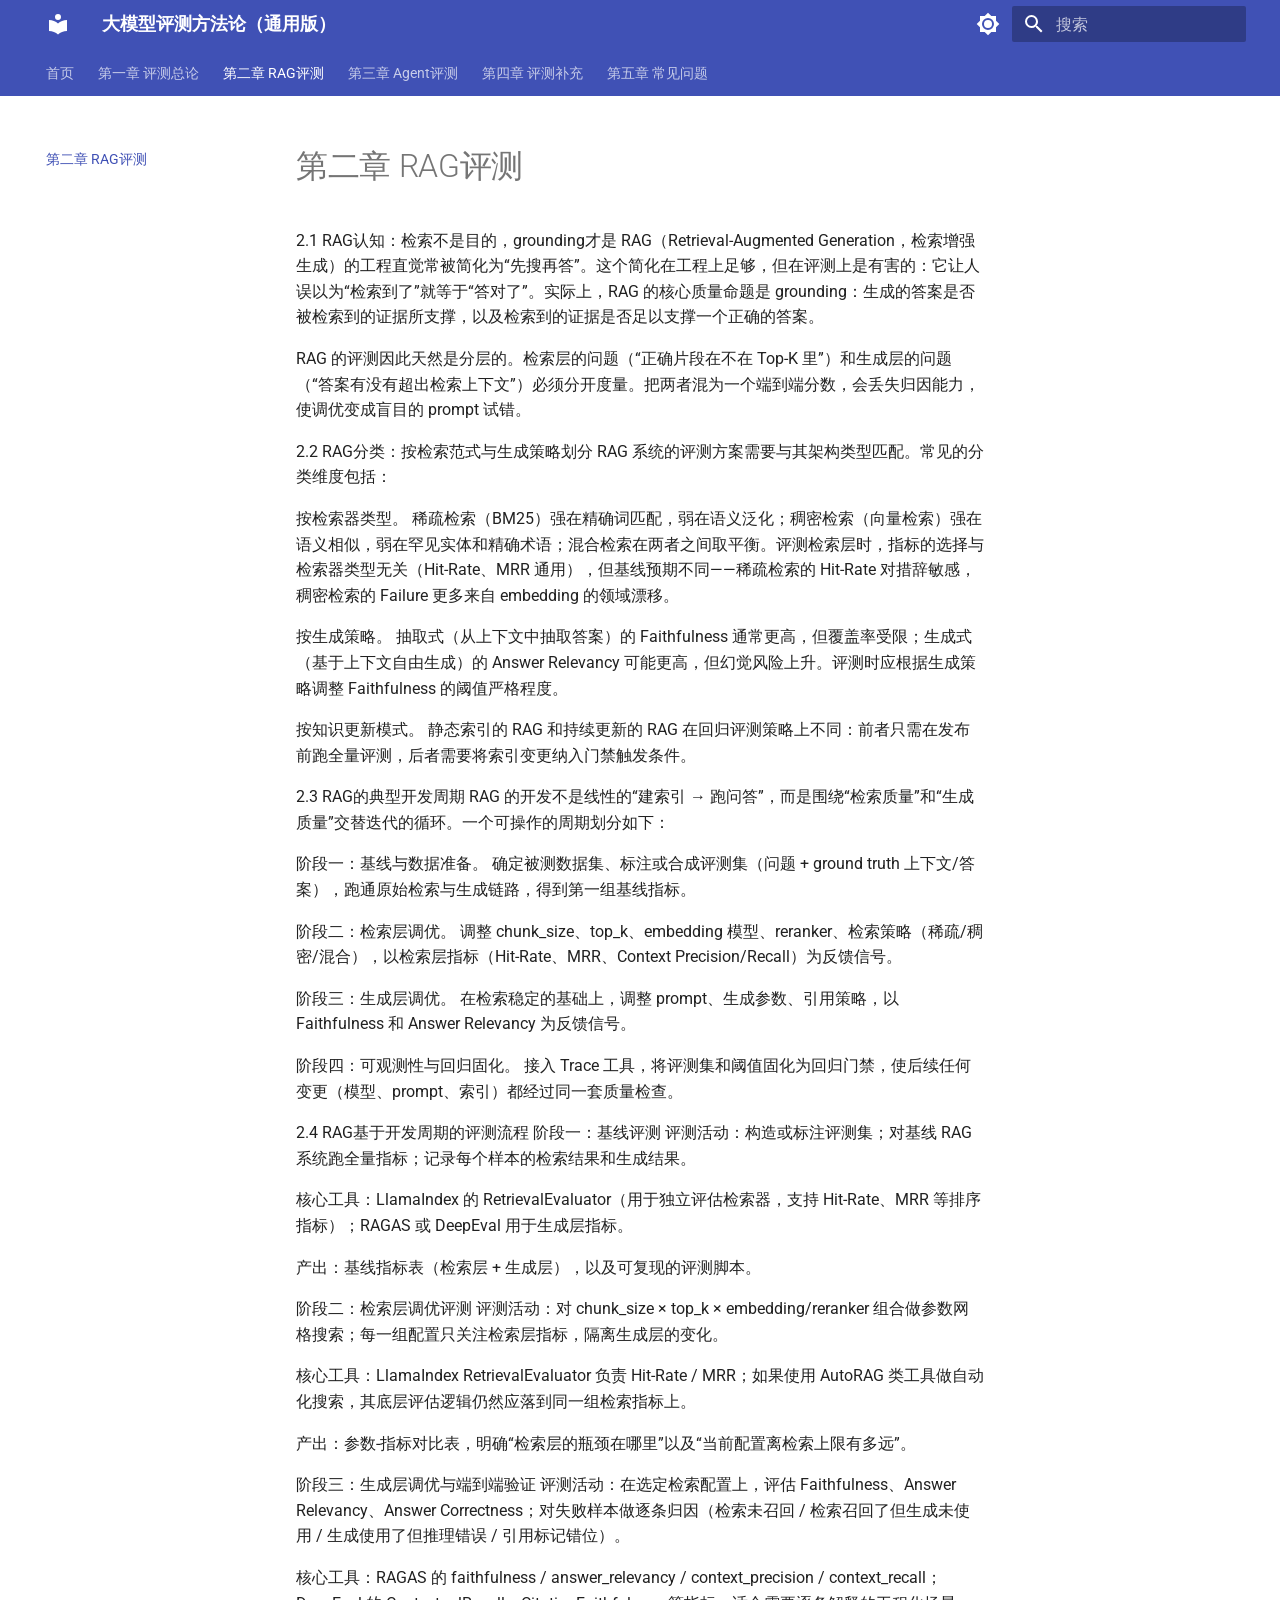
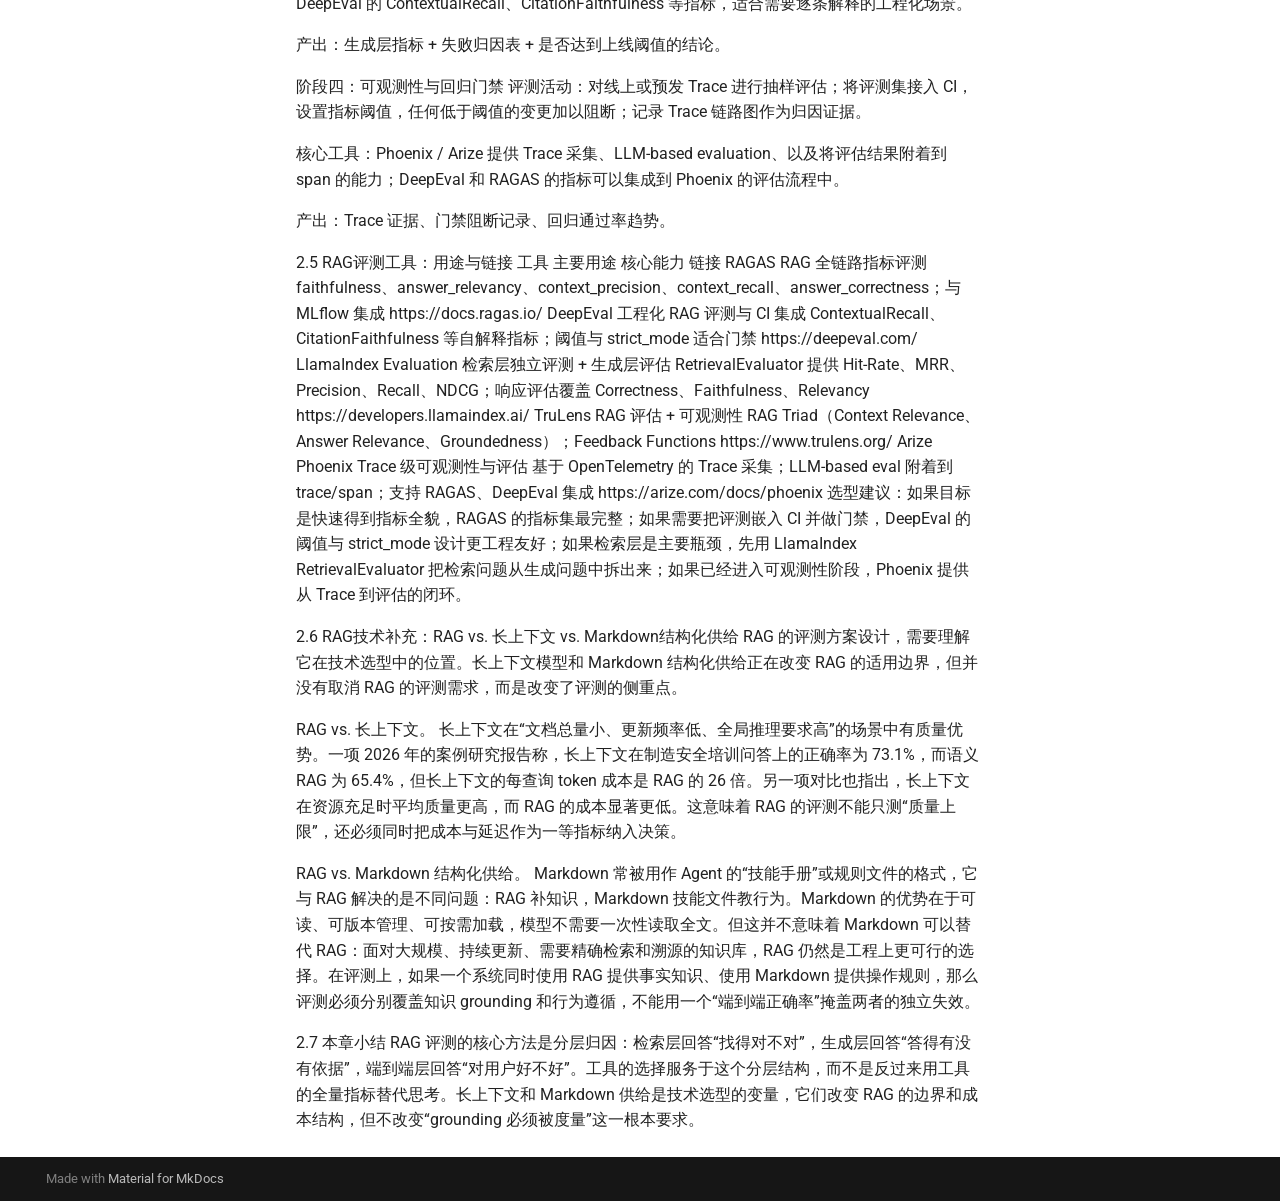
<file: site/chapter-2/index.html>
<!doctype html>
<html lang="zh" class="no-js">
  <head>
    
      <meta charset="utf-8">
      <meta name="viewport" content="width=device-width,initial-scale=1">
      
        <meta name="description" content="从通用框架到RAG与Agent的工程化实践">
      
      
        <meta name="author" content="kaling666666">
      
      
        <link rel="canonical" href="https://kaling666666.github.io/LLM-Evaluation-Methodology/chapter-2/">
      
      
        <link rel="prev" href="../chapter-1/">
      
      
        <link rel="next" href="../chapter-3/">
      
      
        
      
      
      <link rel="icon" href="../assets/images/favicon.png">
      <meta name="generator" content="mkdocs-1.6.1, mkdocs-material-9.8.1">
    
    
      
        <title>第二章 RAG评测 - 大模型评测方法论（通用版）</title>
      
    
    
      <link rel="stylesheet" href="../assets/stylesheets/main.57a0d79d.min.css">
      
        
        <link rel="stylesheet" href="../assets/stylesheets/palette.fb2fffe2.min.css">
      
      


    
    
      
    
    
      
        
        
        <link rel="preconnect" href="https://fonts.gstatic.com" crossorigin>
        <link rel="stylesheet" href="https://fonts.googleapis.com/css?family=Roboto:300,300i,400,400i,700,700i%7CRoboto+Mono:400,400i,700,700i&display=fallback">
        <style>:root{--md-text-font:"Roboto";--md-code-font:"Roboto Mono"}</style>
      
    
    
    <script>__md_scope=new URL("..",location),__md_hash=e=>[...e].reduce(((e,_)=>(e<<5)-e+_.charCodeAt(0)),0),__md_get=(e,_=localStorage,t=__md_scope)=>JSON.parse(_.getItem(t.pathname+"."+e)),__md_set=(e,_,t=localStorage,a=__md_scope)=>{try{t.setItem(a.pathname+"."+e,JSON.stringify(_))}catch(e){}}</script>
    
      

    
    
  </head>
  
  
    
    
      
    
    
    
    
    <body dir="ltr" data-md-color-scheme="default" data-md-color-primary="indigo" data-md-color-accent="indigo">
  
    
    <input class="md-toggle" data-md-toggle="drawer" type="checkbox" id="__drawer" autocomplete="off">
    <input class="md-toggle" data-md-toggle="search" type="checkbox" id="__search" autocomplete="off">
    <label class="md-overlay" for="__drawer"></label>
    <div data-md-component="skip">
      
        
        <a href="#rag" class="md-skip">
          跳转至
        </a>
      
    </div>
    <div data-md-component="announce">
      
    </div>
    
    
      

<header class="md-header" data-md-component="header">
  <nav class="md-header__inner md-grid" aria-label="页眉">
    <a href=".." title="大模型评测方法论（通用版）" class="md-header__button md-logo" aria-label="大模型评测方法论（通用版）" data-md-component="logo">
      
  
  <svg xmlns="http://www.w3.org/2000/svg" viewBox="0 0 24 24"><path d="M12 8a3 3 0 0 0 3-3 3 3 0 0 0-3-3 3 3 0 0 0-3 3 3 3 0 0 0 3 3m0 3.54C9.64 9.35 6.5 8 3 8v11c3.5 0 6.64 1.35 9 3.54 2.36-2.19 5.5-3.54 9-3.54V8c-3.5 0-6.64 1.35-9 3.54"/></svg>

    </a>
    <label class="md-header__button md-icon" for="__drawer">
      
      <svg xmlns="http://www.w3.org/2000/svg" viewBox="0 0 24 24"><path d="M3 6h18v2H3zm0 5h18v2H3zm0 5h18v2H3z"/></svg>
    </label>
    <div class="md-header__title" data-md-component="header-title">
      <div class="md-header__ellipsis">
        <div class="md-header__topic">
          <span class="md-ellipsis">
            大模型评测方法论（通用版）
          </span>
        </div>
        <div class="md-header__topic" data-md-component="header-topic">
          <span class="md-ellipsis">
            
              第二章 RAG评测
            
          </span>
        </div>
      </div>
    </div>
    
      
        <form class="md-header__option" data-md-component="palette">
  
    
    
    
    <input class="md-option" data-md-color-media="" data-md-color-scheme="default" data-md-color-primary="indigo" data-md-color-accent="indigo"  aria-label="切换到深色模式"  type="radio" name="__palette" id="__palette_0">
    
      <label class="md-header__button md-icon" title="切换到深色模式" for="__palette_1" hidden>
        <svg xmlns="http://www.w3.org/2000/svg" viewBox="0 0 24 24"><path d="M12 8a4 4 0 0 0-4 4 4 4 0 0 0 4 4 4 4 0 0 0 4-4 4 4 0 0 0-4-4m0 10a6 6 0 0 1-6-6 6 6 0 0 1 6-6 6 6 0 0 1 6 6 6 6 0 0 1-6 6m8-9.31V4h-4.69L12 .69 8.69 4H4v4.69L.69 12 4 15.31V20h4.69L12 23.31 15.31 20H20v-4.69L23.31 12z"/></svg>
      </label>
    
  
    
    
    
    <input class="md-option" data-md-color-media="" data-md-color-scheme="slate" data-md-color-primary="indigo" data-md-color-accent="indigo"  aria-label="切换到浅色模式"  type="radio" name="__palette" id="__palette_1">
    
      <label class="md-header__button md-icon" title="切换到浅色模式" for="__palette_0" hidden>
        <svg xmlns="http://www.w3.org/2000/svg" viewBox="0 0 24 24"><path d="M12 18c-.89 0-1.74-.2-2.5-.55C11.56 16.5 13 14.42 13 12s-1.44-4.5-3.5-5.45C10.26 6.2 11.11 6 12 6a6 6 0 0 1 6 6 6 6 0 0 1-6 6m8-9.31V4h-4.69L12 .69 8.69 4H4v4.69L.69 12 4 15.31V20h4.69L12 23.31 15.31 20H20v-4.69L23.31 12z"/></svg>
      </label>
    
  
</form>
      
    
    
      <script>var palette=__md_get("__palette");if(palette&&palette.color){if("(prefers-color-scheme)"===palette.color.media){var media=matchMedia("(prefers-color-scheme: light)"),input=document.querySelector(media.matches?"[data-md-color-media='(prefers-color-scheme: light)']":"[data-md-color-media='(prefers-color-scheme: dark)']");palette.color.media=input.getAttribute("data-md-color-media"),palette.color.scheme=input.getAttribute("data-md-color-scheme"),palette.color.primary=input.getAttribute("data-md-color-primary"),palette.color.accent=input.getAttribute("data-md-color-accent")}for(var[key,value]of Object.entries(palette.color))document.body.setAttribute("data-md-color-"+key,value)}</script>
    
    
    
      
      
        <label class="md-header__button md-icon" for="__search">
          
          <svg xmlns="http://www.w3.org/2000/svg" viewBox="0 0 24 24"><path d="M9.5 3A6.5 6.5 0 0 1 16 9.5c0 1.61-.59 3.09-1.56 4.23l.27.27h.79l5 5-1.5 1.5-5-5v-.79l-.27-.27A6.52 6.52 0 0 1 9.5 16 6.5 6.5 0 0 1 3 9.5 6.5 6.5 0 0 1 9.5 3m0 2C7 5 5 7 5 9.5S7 14 9.5 14 14 12 14 9.5 12 5 9.5 5"/></svg>
        </label>
        <div class="md-search" data-md-component="search" role="dialog">
  <label class="md-search__overlay" for="__search"></label>
  <div class="md-search__inner" role="search">
    <form class="md-search__form" name="search">
      <input type="text" class="md-search__input" name="query" aria-label="搜索" placeholder="搜索" autocapitalize="off" autocorrect="off" autocomplete="off" spellcheck="false" data-md-component="search-query" required>
      <label class="md-search__icon md-icon" for="__search">
        
        <svg xmlns="http://www.w3.org/2000/svg" viewBox="0 0 24 24"><path d="M9.5 3A6.5 6.5 0 0 1 16 9.5c0 1.61-.59 3.09-1.56 4.23l.27.27h.79l5 5-1.5 1.5-5-5v-.79l-.27-.27A6.52 6.52 0 0 1 9.5 16 6.5 6.5 0 0 1 3 9.5 6.5 6.5 0 0 1 9.5 3m0 2C7 5 5 7 5 9.5S7 14 9.5 14 14 12 14 9.5 12 5 9.5 5"/></svg>
        
        <svg xmlns="http://www.w3.org/2000/svg" viewBox="0 0 24 24"><path d="M20 11v2H8l5.5 5.5-1.42 1.42L4.16 12l7.92-7.92L13.5 5.5 8 11z"/></svg>
      </label>
      <nav class="md-search__options" aria-label="查找">
        
        <button type="reset" class="md-search__icon md-icon" title="清空当前内容" aria-label="清空当前内容" tabindex="-1">
          
          <svg xmlns="http://www.w3.org/2000/svg" viewBox="0 0 24 24"><path d="M19 6.41 17.59 5 12 10.59 6.41 5 5 6.41 10.59 12 5 17.59 6.41 19 12 13.41 17.59 19 19 17.59 13.41 12z"/></svg>
        </button>
      </nav>
      
        <div class="md-search__suggest" data-md-component="search-suggest"></div>
      
    </form>
    <div class="md-search__output">
      <div class="md-search__scrollwrap" tabindex="0" data-md-scrollfix>
        <div class="md-search-result" data-md-component="search-result">
          <div class="md-search-result__meta">
            正在初始化搜索引擎
          </div>
          <ol class="md-search-result__list" role="presentation"></ol>
        </div>
      </div>
    </div>
  </div>
</div>
      
    
    
  </nav>
  
</header>
    
    <div class="md-container" data-md-component="container">
      
      
        
          
            
<nav class="md-tabs" aria-label="标签" data-md-component="tabs">
  <div class="md-grid">
    <ul class="md-tabs__list">
      
        
  
  
  
  
    <li class="md-tabs__item">
      <a href=".." class="md-tabs__link">
        
  
  
    
  
  首页

      </a>
    </li>
  

      
        
  
  
  
  
    <li class="md-tabs__item">
      <a href="../chapter-1/" class="md-tabs__link">
        
  
  
    
  
  第一章 评测总论

      </a>
    </li>
  

      
        
  
  
  
    
  
  
    <li class="md-tabs__item md-tabs__item--active">
      <a href="./" class="md-tabs__link">
        
  
  
    
  
  第二章 RAG评测

      </a>
    </li>
  

      
        
  
  
  
  
    <li class="md-tabs__item">
      <a href="../chapter-3/" class="md-tabs__link">
        
  
  
    
  
  第三章 Agent评测

      </a>
    </li>
  

      
        
  
  
  
  
    <li class="md-tabs__item">
      <a href="../chapter-4/" class="md-tabs__link">
        
  
  
    
  
  第四章 评测补充

      </a>
    </li>
  

      
        
  
  
  
  
    <li class="md-tabs__item">
      <a href="../chapter-5/" class="md-tabs__link">
        
  
  
    
  
  第五章 常见问题

      </a>
    </li>
  

      
    </ul>
  </div>
</nav>
          
        
      
      <main class="md-main" data-md-component="main">
        <div class="md-main__inner md-grid">
          
            
              
              <div class="md-sidebar md-sidebar--primary" data-md-component="sidebar" data-md-type="navigation" >
                <div class="md-sidebar__scrollwrap">
                  <div class="md-sidebar__inner">
                    


  


<nav class="md-nav md-nav--primary md-nav--lifted" aria-label="导航栏" data-md-level="0">
  <label class="md-nav__title" for="__drawer">
    <a href=".." title="大模型评测方法论（通用版）" class="md-nav__button md-logo" aria-label="大模型评测方法论（通用版）" data-md-component="logo">
      
  
  <svg xmlns="http://www.w3.org/2000/svg" viewBox="0 0 24 24"><path d="M12 8a3 3 0 0 0 3-3 3 3 0 0 0-3-3 3 3 0 0 0-3 3 3 3 0 0 0 3 3m0 3.54C9.64 9.35 6.5 8 3 8v11c3.5 0 6.64 1.35 9 3.54 2.36-2.19 5.5-3.54 9-3.54V8c-3.5 0-6.64 1.35-9 3.54"/></svg>

    </a>
    大模型评测方法论（通用版）
  </label>
  
  <ul class="md-nav__list" data-md-scrollfix>
    
      
      
  
  
  
  
    <li class="md-nav__item">
      <a href=".." class="md-nav__link">
        
  
  
  <span class="md-ellipsis">
    
  
    首页
  

    
  </span>
  
  

      </a>
    </li>
  

    
      
      
  
  
  
  
    <li class="md-nav__item">
      <a href="../chapter-1/" class="md-nav__link">
        
  
  
  <span class="md-ellipsis">
    
  
    第一章 评测总论
  

    
  </span>
  
  

      </a>
    </li>
  

    
      
      
  
  
    
  
  
  
    <li class="md-nav__item md-nav__item--active">
      
      <input class="md-nav__toggle md-toggle" type="checkbox" id="__toc">
      
      
        
      
      
      <a href="./" class="md-nav__link md-nav__link--active">
        
  
  
  <span class="md-ellipsis">
    
  
    第二章 RAG评测
  

    
  </span>
  
  

      </a>
      
    </li>
  

    
      
      
  
  
  
  
    <li class="md-nav__item">
      <a href="../chapter-3/" class="md-nav__link">
        
  
  
  <span class="md-ellipsis">
    
  
    第三章 Agent评测
  

    
  </span>
  
  

      </a>
    </li>
  

    
      
      
  
  
  
  
    <li class="md-nav__item">
      <a href="../chapter-4/" class="md-nav__link">
        
  
  
  <span class="md-ellipsis">
    
  
    第四章 评测补充
  

    
  </span>
  
  

      </a>
    </li>
  

    
      
      
  
  
  
  
    <li class="md-nav__item">
      <a href="../chapter-5/" class="md-nav__link">
        
  
  
  <span class="md-ellipsis">
    
  
    第五章 常见问题
  

    
  </span>
  
  

      </a>
    </li>
  

    
  </ul>
</nav>
                  </div>
                </div>
              </div>
            
            
              
              <div class="md-sidebar md-sidebar--secondary" data-md-component="sidebar" data-md-type="toc" >
                <div class="md-sidebar__scrollwrap">
                  <div class="md-sidebar__inner">
                    

<nav class="md-nav md-nav--secondary" aria-label="目录">
  
  
  
    
  
  
</nav>
                  </div>
                </div>
              </div>
            
          
          
            <div class="md-content" data-md-component="content">
              
              <article class="md-content__inner md-typeset">
                
                  



<h1 id="rag">第二章 RAG评测<a class="headerlink" href="#rag" title="Permanent link">&para;</a></h1>
<p>2.1 RAG认知：检索不是目的，grounding才是
RAG（Retrieval-Augmented Generation，检索增强生成）的工程直觉常被简化为“先搜再答”。这个简化在工程上足够，但在评测上是有害的：它让人误以为“检索到了”就等于“答对了”。实际上，RAG 的核心质量命题是 grounding：生成的答案是否被检索到的证据所支撑，以及检索到的证据是否足以支撑一个正确的答案。</p>
<p>RAG 的评测因此天然是分层的。检索层的问题（“正确片段在不在 Top-K 里”）和生成层的问题（“答案有没有超出检索上下文”）必须分开度量。把两者混为一个端到端分数，会丢失归因能力，使调优变成盲目的 prompt 试错。</p>
<p>2.2 RAG分类：按检索范式与生成策略划分
RAG 系统的评测方案需要与其架构类型匹配。常见的分类维度包括：</p>
<p>按检索器类型。 稀疏检索（BM25）强在精确词匹配，弱在语义泛化；稠密检索（向量检索）强在语义相似，弱在罕见实体和精确术语；混合检索在两者之间取平衡。评测检索层时，指标的选择与检索器类型无关（Hit-Rate、MRR 通用），但基线预期不同——稀疏检索的 Hit-Rate 对措辞敏感，稠密检索的 Failure 更多来自 embedding 的领域漂移。</p>
<p>按生成策略。 抽取式（从上下文中抽取答案）的 Faithfulness 通常更高，但覆盖率受限；生成式（基于上下文自由生成）的 Answer Relevancy 可能更高，但幻觉风险上升。评测时应根据生成策略调整 Faithfulness 的阈值严格程度。</p>
<p>按知识更新模式。 静态索引的 RAG 和持续更新的 RAG 在回归评测策略上不同：前者只需在发布前跑全量评测，后者需要将索引变更纳入门禁触发条件。</p>
<p>2.3 RAG的典型开发周期
RAG 的开发不是线性的“建索引 → 跑问答”，而是围绕“检索质量”和“生成质量”交替迭代的循环。一个可操作的周期划分如下：</p>
<p>阶段一：基线与数据准备。 确定被测数据集、标注或合成评测集（问题 + ground truth 上下文/答案），跑通原始检索与生成链路，得到第一组基线指标。</p>
<p>阶段二：检索层调优。 调整 chunk_size、top_k、embedding 模型、reranker、检索策略（稀疏/稠密/混合），以检索层指标（Hit-Rate、MRR、Context Precision/Recall）为反馈信号。</p>
<p>阶段三：生成层调优。 在检索稳定的基础上，调整 prompt、生成参数、引用策略，以 Faithfulness 和 Answer Relevancy 为反馈信号。</p>
<p>阶段四：可观测性与回归固化。 接入 Trace 工具，将评测集和阈值固化为回归门禁，使后续任何变更（模型、prompt、索引）都经过同一套质量检查。</p>
<p>2.4 RAG基于开发周期的评测流程
阶段一：基线评测
评测活动：构造或标注评测集；对基线 RAG 系统跑全量指标；记录每个样本的检索结果和生成结果。</p>
<p>核心工具：LlamaIndex 的 RetrievalEvaluator（用于独立评估检索器，支持 Hit-Rate、MRR 等排序指标）；RAGAS 或 DeepEval 用于生成层指标。</p>
<p>产出：基线指标表（检索层 + 生成层），以及可复现的评测脚本。</p>
<p>阶段二：检索层调优评测
评测活动：对 chunk_size × top_k × embedding/reranker 组合做参数网格搜索；每一组配置只关注检索层指标，隔离生成层的变化。</p>
<p>核心工具：LlamaIndex RetrievalEvaluator 负责 Hit-Rate / MRR；如果使用 AutoRAG 类工具做自动化搜索，其底层评估逻辑仍然应落到同一组检索指标上。</p>
<p>产出：参数-指标对比表，明确“检索层的瓶颈在哪里”以及“当前配置离检索上限有多远”。</p>
<p>阶段三：生成层调优与端到端验证
评测活动：在选定检索配置上，评估 Faithfulness、Answer Relevancy、Answer Correctness；对失败样本做逐条归因（检索未召回 / 检索召回了但生成未使用 / 生成使用了但推理错误 / 引用标记错位）。</p>
<p>核心工具：RAGAS 的 faithfulness / answer_relevancy / context_precision / context_recall；DeepEval 的 ContextualRecall、CitationFaithfulness 等指标，适合需要逐条解释的工程化场景。</p>
<p>产出：生成层指标 + 失败归因表 + 是否达到上线阈值的结论。</p>
<p>阶段四：可观测性与回归门禁
评测活动：对线上或预发 Trace 进行抽样评估；将评测集接入 CI，设置指标阈值，任何低于阈值的变更加以阻断；记录 Trace 链路图作为归因证据。</p>
<p>核心工具：Phoenix / Arize 提供 Trace 采集、LLM-based evaluation、以及将评估结果附着到 span 的能力；DeepEval 和 RAGAS 的指标可以集成到 Phoenix 的评估流程中。</p>
<p>产出：Trace 证据、门禁阻断记录、回归通过率趋势。</p>
<p>2.5 RAG评测工具：用途与链接
工具  主要用途    核心能力    链接
RAGAS   RAG 全链路指标评测 faithfulness、answer_relevancy、context_precision、context_recall、answer_correctness；与 MLflow 集成   https://docs.ragas.io/
DeepEval    工程化 RAG 评测与 CI 集成   ContextualRecall、CitationFaithfulness 等自解释指标；阈值与 strict_mode 适合门禁   https://deepeval.com/
LlamaIndex Evaluation   检索层独立评测 + 生成层评估 RetrievalEvaluator 提供 Hit-Rate、MRR、Precision、Recall、NDCG；响应评估覆盖 Correctness、Faithfulness、Relevancy  https://developers.llamaindex.ai/
TruLens RAG 评估 + 可观测性   RAG Triad（Context Relevance、Answer Relevance、Groundedness）；Feedback Functions   https://www.trulens.org/
Arize Phoenix   Trace 级可观测性与评估  基于 OpenTelemetry 的 Trace 采集；LLM-based eval 附着到 trace/span；支持 RAGAS、DeepEval 集成  https://arize.com/docs/phoenix
选型建议：如果目标是快速得到指标全貌，RAGAS 的指标集最完整；如果需要把评测嵌入 CI 并做门禁，DeepEval 的阈值与 strict_mode 设计更工程友好；如果检索层是主要瓶颈，先用 LlamaIndex RetrievalEvaluator 把检索问题从生成问题中拆出来；如果已经进入可观测性阶段，Phoenix 提供从 Trace 到评估的闭环。</p>
<p>2.6 RAG技术补充：RAG vs. 长上下文 vs. Markdown结构化供给
RAG 的评测方案设计，需要理解它在技术选型中的位置。长上下文模型和 Markdown 结构化供给正在改变 RAG 的适用边界，但并没有取消 RAG 的评测需求，而是改变了评测的侧重点。</p>
<p>RAG vs. 长上下文。 长上下文在“文档总量小、更新频率低、全局推理要求高”的场景中有质量优势。一项 2026 年的案例研究报告称，长上下文在制造安全培训问答上的正确率为 73.1%，而语义 RAG 为 65.4%，但长上下文的每查询 token 成本是 RAG 的 26 倍。另一项对比也指出，长上下文在资源充足时平均质量更高，而 RAG 的成本显著更低。这意味着 RAG 的评测不能只测“质量上限”，还必须同时把成本与延迟作为一等指标纳入决策。</p>
<p>RAG vs. Markdown 结构化供给。 Markdown 常被用作 Agent 的“技能手册”或规则文件的格式，它与 RAG 解决的是不同问题：RAG 补知识，Markdown 技能文件教行为。Markdown 的优势在于可读、可版本管理、可按需加载，模型不需要一次性读取全文。但这并不意味着 Markdown 可以替代 RAG：面对大规模、持续更新、需要精确检索和溯源的知识库，RAG 仍然是工程上更可行的选择。在评测上，如果一个系统同时使用 RAG 提供事实知识、使用 Markdown 提供操作规则，那么评测必须分别覆盖知识 grounding 和行为遵循，不能用一个“端到端正确率”掩盖两者的独立失效。</p>
<p>2.7 本章小结
RAG 评测的核心方法是分层归因：检索层回答“找得对不对”，生成层回答“答得有没有依据”，端到端层回答“对用户好不好”。工具的选择服务于这个分层结构，而不是反过来用工具的全量指标替代思考。长上下文和 Markdown 供给是技术选型的变量，它们改变 RAG 的边界和成本结构，但不改变“grounding 必须被度量”这一根本要求。</p>












                
              </article>
            </div>
          
          
<script>var target=document.getElementById(location.hash.slice(1));target&&target.name&&(target.checked=target.name.startsWith("__tabbed_"))</script>
        </div>
        
          <button type="button" class="md-top md-icon" data-md-component="top" hidden>
  
  <svg xmlns="http://www.w3.org/2000/svg" viewBox="0 0 24 24"><path d="M13 20h-2V8l-5.5 5.5-1.42-1.42L12 4.16l7.92 7.92-1.42 1.42L13 8z"/></svg>
  回到页面顶部
</button>
        
      </main>
      
        <footer class="md-footer">
  
  <div class="md-footer-meta md-typeset">
    <div class="md-footer-meta__inner md-grid">
      <div class="md-copyright">
  
  
    Made with
    <a href="https://squidfunk.github.io/mkdocs-material/" target="_blank" rel="noopener">
      Material for MkDocs
    </a>
  
</div>
      
    </div>
  </div>
</footer>
      
    </div>
    <div class="md-dialog" data-md-component="dialog">
      <div class="md-dialog__inner md-typeset"></div>
    </div>
    
    
    
      
      
      <script id="__config" type="application/json">{"annotate": null, "base": "..", "features": ["navigation.tabs", "navigation.sections", "navigation.expand", "navigation.top", "search.suggest", "search.highlight", "content.code.copy"], "search": "../assets/javascripts/workers/search.a7633da7.min.js", "tags": null, "translations": {"clipboard.copied": "\u5df2\u590d\u5236", "clipboard.copy": "\u590d\u5236", "search.result.more.one": "\u5728\u8be5\u9875\u4e0a\u8fd8\u6709 1 \u4e2a\u7b26\u5408\u6761\u4ef6\u7684\u7ed3\u679c", "search.result.more.other": "\u5728\u8be5\u9875\u4e0a\u8fd8\u6709 # \u4e2a\u7b26\u5408\u6761\u4ef6\u7684\u7ed3\u679c", "search.result.none": "\u6ca1\u6709\u627e\u5230\u7b26\u5408\u6761\u4ef6\u7684\u7ed3\u679c", "search.result.one": "\u627e\u5230 1 \u4e2a\u7b26\u5408\u6761\u4ef6\u7684\u7ed3\u679c", "search.result.other": "# \u4e2a\u7b26\u5408\u6761\u4ef6\u7684\u7ed3\u679c", "search.result.placeholder": "\u952e\u5165\u4ee5\u5f00\u59cb\u641c\u7d22", "search.result.term.missing": "\u7f3a\u5c11", "select.version": "\u9009\u62e9\u5f53\u524d\u7248\u672c"}, "version": null}</script>
    
    
      <script src="../assets/javascripts/bundle.a5f9d56c.min.js"></script>
      
    
  </body>
</html>
</file>
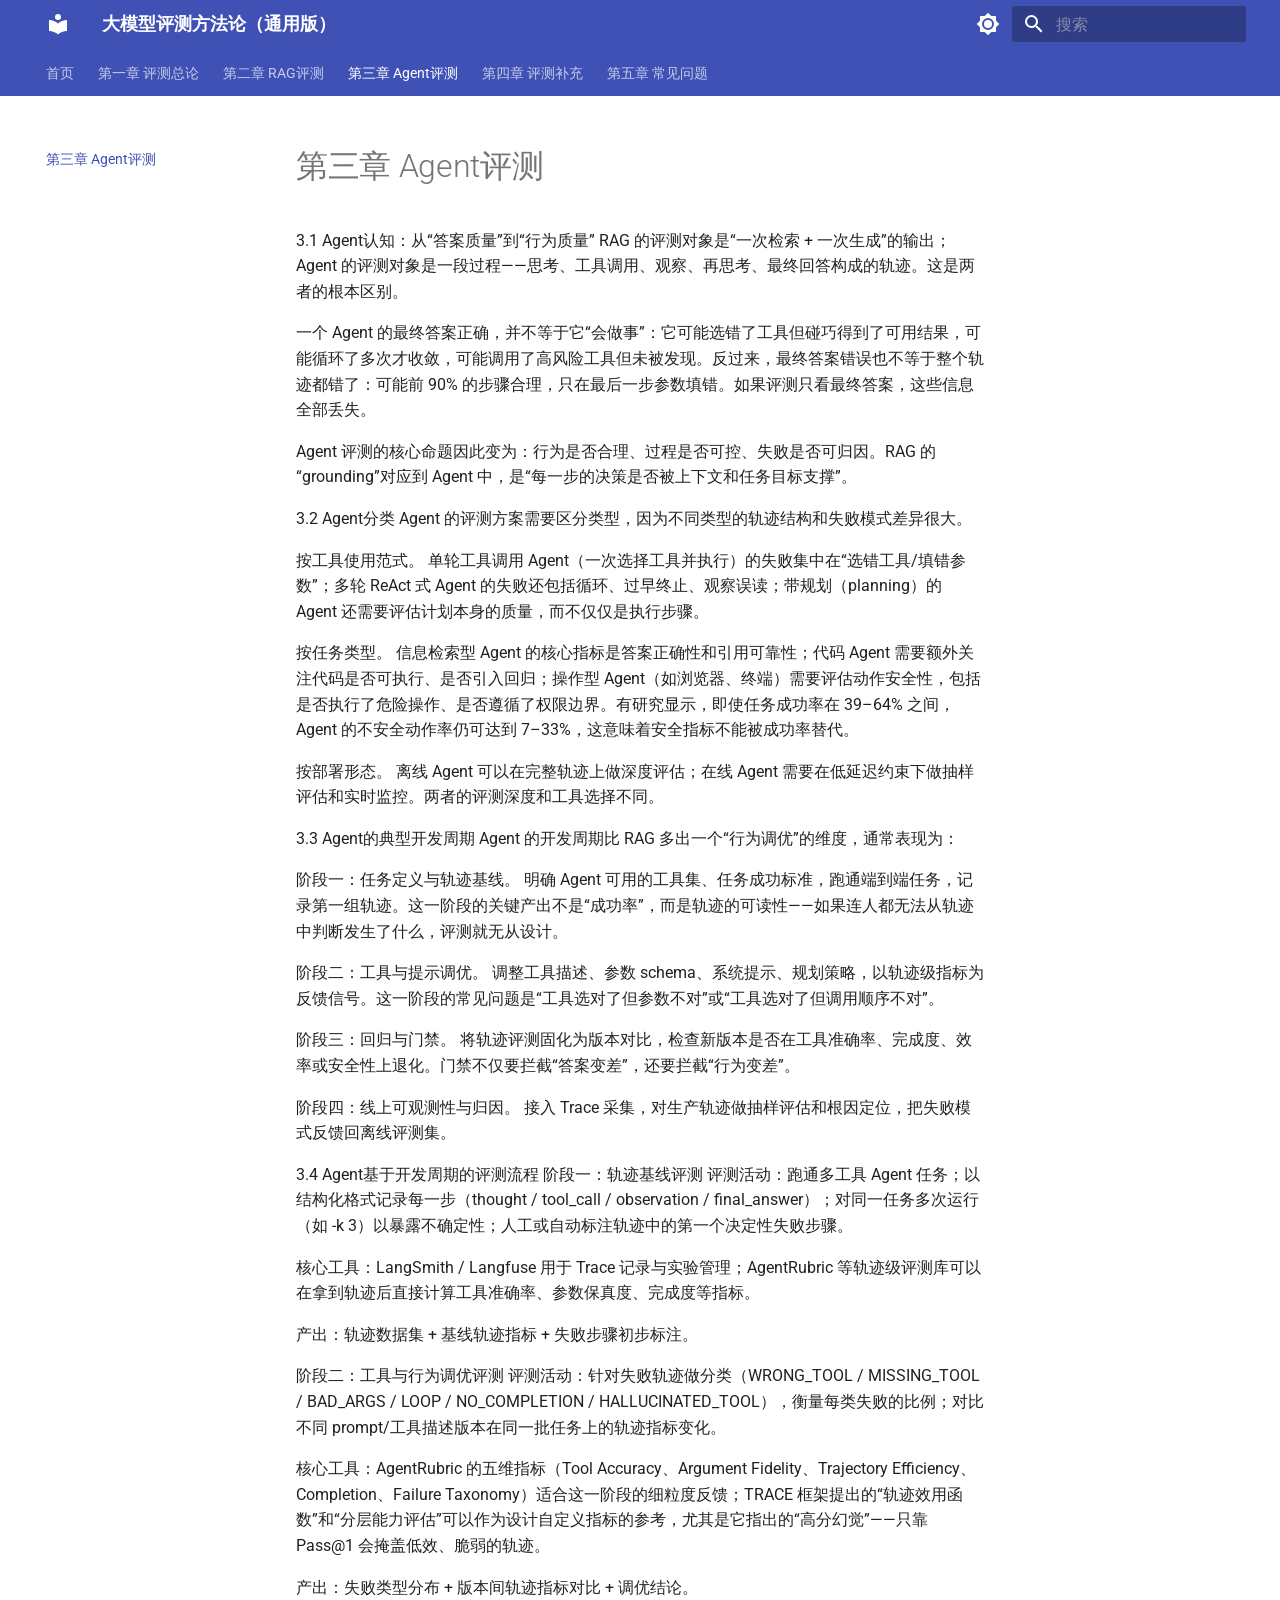
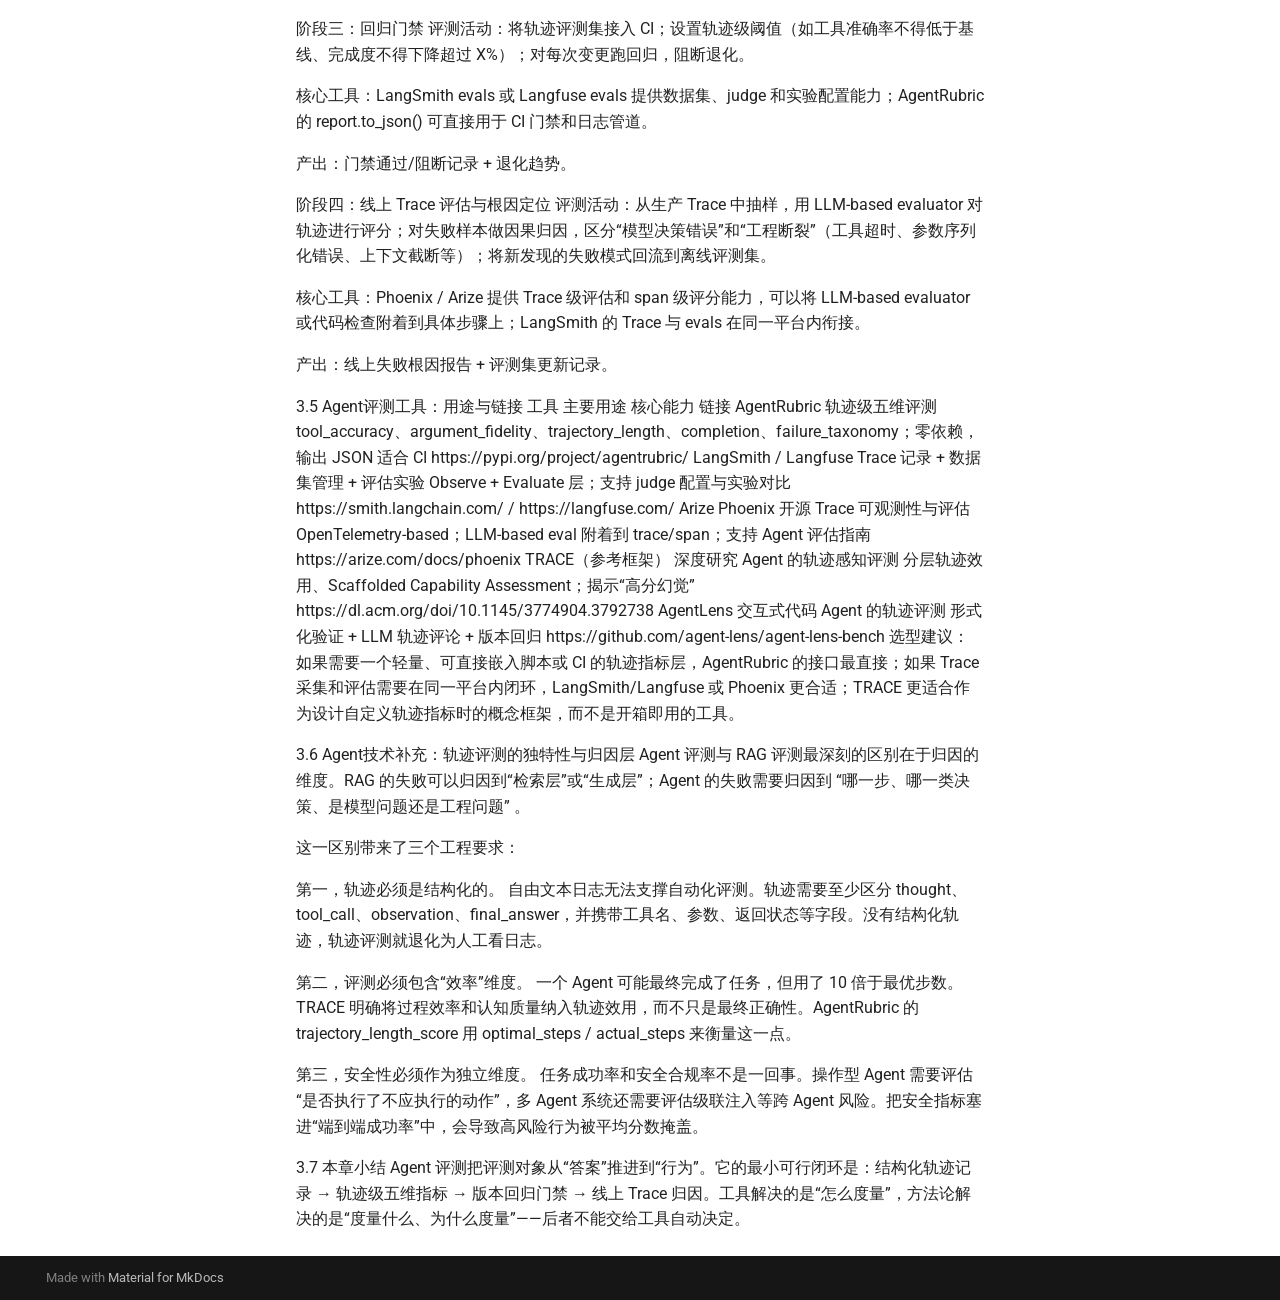
<file: site/chapter-3/index.html>
<!doctype html>
<html lang="zh" class="no-js">
  <head>
    
      <meta charset="utf-8">
      <meta name="viewport" content="width=device-width,initial-scale=1">
      
        <meta name="description" content="从通用框架到RAG与Agent的工程化实践">
      
      
        <meta name="author" content="kaling666666">
      
      
        <link rel="canonical" href="https://kaling666666.github.io/LLM-Evaluation-Methodology/chapter-3/">
      
      
        <link rel="prev" href="../chapter-2/">
      
      
        <link rel="next" href="../chapter-4/">
      
      
        
      
      
      <link rel="icon" href="../assets/images/favicon.png">
      <meta name="generator" content="mkdocs-1.6.1, mkdocs-material-9.8.1">
    
    
      
        <title>第三章 Agent评测 - 大模型评测方法论（通用版）</title>
      
    
    
      <link rel="stylesheet" href="../assets/stylesheets/main.57a0d79d.min.css">
      
        
        <link rel="stylesheet" href="../assets/stylesheets/palette.fb2fffe2.min.css">
      
      


    
    
      
    
    
      
        
        
        <link rel="preconnect" href="https://fonts.gstatic.com" crossorigin>
        <link rel="stylesheet" href="https://fonts.googleapis.com/css?family=Roboto:300,300i,400,400i,700,700i%7CRoboto+Mono:400,400i,700,700i&display=fallback">
        <style>:root{--md-text-font:"Roboto";--md-code-font:"Roboto Mono"}</style>
      
    
    
    <script>__md_scope=new URL("..",location),__md_hash=e=>[...e].reduce(((e,_)=>(e<<5)-e+_.charCodeAt(0)),0),__md_get=(e,_=localStorage,t=__md_scope)=>JSON.parse(_.getItem(t.pathname+"."+e)),__md_set=(e,_,t=localStorage,a=__md_scope)=>{try{t.setItem(a.pathname+"."+e,JSON.stringify(_))}catch(e){}}</script>
    
      

    
    
  </head>
  
  
    
    
      
    
    
    
    
    <body dir="ltr" data-md-color-scheme="default" data-md-color-primary="indigo" data-md-color-accent="indigo">
  
    
    <input class="md-toggle" data-md-toggle="drawer" type="checkbox" id="__drawer" autocomplete="off">
    <input class="md-toggle" data-md-toggle="search" type="checkbox" id="__search" autocomplete="off">
    <label class="md-overlay" for="__drawer"></label>
    <div data-md-component="skip">
      
        
        <a href="#agent" class="md-skip">
          跳转至
        </a>
      
    </div>
    <div data-md-component="announce">
      
    </div>
    
    
      

<header class="md-header" data-md-component="header">
  <nav class="md-header__inner md-grid" aria-label="页眉">
    <a href=".." title="大模型评测方法论（通用版）" class="md-header__button md-logo" aria-label="大模型评测方法论（通用版）" data-md-component="logo">
      
  
  <svg xmlns="http://www.w3.org/2000/svg" viewBox="0 0 24 24"><path d="M12 8a3 3 0 0 0 3-3 3 3 0 0 0-3-3 3 3 0 0 0-3 3 3 3 0 0 0 3 3m0 3.54C9.64 9.35 6.5 8 3 8v11c3.5 0 6.64 1.35 9 3.54 2.36-2.19 5.5-3.54 9-3.54V8c-3.5 0-6.64 1.35-9 3.54"/></svg>

    </a>
    <label class="md-header__button md-icon" for="__drawer">
      
      <svg xmlns="http://www.w3.org/2000/svg" viewBox="0 0 24 24"><path d="M3 6h18v2H3zm0 5h18v2H3zm0 5h18v2H3z"/></svg>
    </label>
    <div class="md-header__title" data-md-component="header-title">
      <div class="md-header__ellipsis">
        <div class="md-header__topic">
          <span class="md-ellipsis">
            大模型评测方法论（通用版）
          </span>
        </div>
        <div class="md-header__topic" data-md-component="header-topic">
          <span class="md-ellipsis">
            
              第三章 Agent评测
            
          </span>
        </div>
      </div>
    </div>
    
      
        <form class="md-header__option" data-md-component="palette">
  
    
    
    
    <input class="md-option" data-md-color-media="" data-md-color-scheme="default" data-md-color-primary="indigo" data-md-color-accent="indigo"  aria-label="切换到深色模式"  type="radio" name="__palette" id="__palette_0">
    
      <label class="md-header__button md-icon" title="切换到深色模式" for="__palette_1" hidden>
        <svg xmlns="http://www.w3.org/2000/svg" viewBox="0 0 24 24"><path d="M12 8a4 4 0 0 0-4 4 4 4 0 0 0 4 4 4 4 0 0 0 4-4 4 4 0 0 0-4-4m0 10a6 6 0 0 1-6-6 6 6 0 0 1 6-6 6 6 0 0 1 6 6 6 6 0 0 1-6 6m8-9.31V4h-4.69L12 .69 8.69 4H4v4.69L.69 12 4 15.31V20h4.69L12 23.31 15.31 20H20v-4.69L23.31 12z"/></svg>
      </label>
    
  
    
    
    
    <input class="md-option" data-md-color-media="" data-md-color-scheme="slate" data-md-color-primary="indigo" data-md-color-accent="indigo"  aria-label="切换到浅色模式"  type="radio" name="__palette" id="__palette_1">
    
      <label class="md-header__button md-icon" title="切换到浅色模式" for="__palette_0" hidden>
        <svg xmlns="http://www.w3.org/2000/svg" viewBox="0 0 24 24"><path d="M12 18c-.89 0-1.74-.2-2.5-.55C11.56 16.5 13 14.42 13 12s-1.44-4.5-3.5-5.45C10.26 6.2 11.11 6 12 6a6 6 0 0 1 6 6 6 6 0 0 1-6 6m8-9.31V4h-4.69L12 .69 8.69 4H4v4.69L.69 12 4 15.31V20h4.69L12 23.31 15.31 20H20v-4.69L23.31 12z"/></svg>
      </label>
    
  
</form>
      
    
    
      <script>var palette=__md_get("__palette");if(palette&&palette.color){if("(prefers-color-scheme)"===palette.color.media){var media=matchMedia("(prefers-color-scheme: light)"),input=document.querySelector(media.matches?"[data-md-color-media='(prefers-color-scheme: light)']":"[data-md-color-media='(prefers-color-scheme: dark)']");palette.color.media=input.getAttribute("data-md-color-media"),palette.color.scheme=input.getAttribute("data-md-color-scheme"),palette.color.primary=input.getAttribute("data-md-color-primary"),palette.color.accent=input.getAttribute("data-md-color-accent")}for(var[key,value]of Object.entries(palette.color))document.body.setAttribute("data-md-color-"+key,value)}</script>
    
    
    
      
      
        <label class="md-header__button md-icon" for="__search">
          
          <svg xmlns="http://www.w3.org/2000/svg" viewBox="0 0 24 24"><path d="M9.5 3A6.5 6.5 0 0 1 16 9.5c0 1.61-.59 3.09-1.56 4.23l.27.27h.79l5 5-1.5 1.5-5-5v-.79l-.27-.27A6.52 6.52 0 0 1 9.5 16 6.5 6.5 0 0 1 3 9.5 6.5 6.5 0 0 1 9.5 3m0 2C7 5 5 7 5 9.5S7 14 9.5 14 14 12 14 9.5 12 5 9.5 5"/></svg>
        </label>
        <div class="md-search" data-md-component="search" role="dialog">
  <label class="md-search__overlay" for="__search"></label>
  <div class="md-search__inner" role="search">
    <form class="md-search__form" name="search">
      <input type="text" class="md-search__input" name="query" aria-label="搜索" placeholder="搜索" autocapitalize="off" autocorrect="off" autocomplete="off" spellcheck="false" data-md-component="search-query" required>
      <label class="md-search__icon md-icon" for="__search">
        
        <svg xmlns="http://www.w3.org/2000/svg" viewBox="0 0 24 24"><path d="M9.5 3A6.5 6.5 0 0 1 16 9.5c0 1.61-.59 3.09-1.56 4.23l.27.27h.79l5 5-1.5 1.5-5-5v-.79l-.27-.27A6.52 6.52 0 0 1 9.5 16 6.5 6.5 0 0 1 3 9.5 6.5 6.5 0 0 1 9.5 3m0 2C7 5 5 7 5 9.5S7 14 9.5 14 14 12 14 9.5 12 5 9.5 5"/></svg>
        
        <svg xmlns="http://www.w3.org/2000/svg" viewBox="0 0 24 24"><path d="M20 11v2H8l5.5 5.5-1.42 1.42L4.16 12l7.92-7.92L13.5 5.5 8 11z"/></svg>
      </label>
      <nav class="md-search__options" aria-label="查找">
        
        <button type="reset" class="md-search__icon md-icon" title="清空当前内容" aria-label="清空当前内容" tabindex="-1">
          
          <svg xmlns="http://www.w3.org/2000/svg" viewBox="0 0 24 24"><path d="M19 6.41 17.59 5 12 10.59 6.41 5 5 6.41 10.59 12 5 17.59 6.41 19 12 13.41 17.59 19 19 17.59 13.41 12z"/></svg>
        </button>
      </nav>
      
        <div class="md-search__suggest" data-md-component="search-suggest"></div>
      
    </form>
    <div class="md-search__output">
      <div class="md-search__scrollwrap" tabindex="0" data-md-scrollfix>
        <div class="md-search-result" data-md-component="search-result">
          <div class="md-search-result__meta">
            正在初始化搜索引擎
          </div>
          <ol class="md-search-result__list" role="presentation"></ol>
        </div>
      </div>
    </div>
  </div>
</div>
      
    
    
  </nav>
  
</header>
    
    <div class="md-container" data-md-component="container">
      
      
        
          
            
<nav class="md-tabs" aria-label="标签" data-md-component="tabs">
  <div class="md-grid">
    <ul class="md-tabs__list">
      
        
  
  
  
  
    <li class="md-tabs__item">
      <a href=".." class="md-tabs__link">
        
  
  
    
  
  首页

      </a>
    </li>
  

      
        
  
  
  
  
    <li class="md-tabs__item">
      <a href="../chapter-1/" class="md-tabs__link">
        
  
  
    
  
  第一章 评测总论

      </a>
    </li>
  

      
        
  
  
  
  
    <li class="md-tabs__item">
      <a href="../chapter-2/" class="md-tabs__link">
        
  
  
    
  
  第二章 RAG评测

      </a>
    </li>
  

      
        
  
  
  
    
  
  
    <li class="md-tabs__item md-tabs__item--active">
      <a href="./" class="md-tabs__link">
        
  
  
    
  
  第三章 Agent评测

      </a>
    </li>
  

      
        
  
  
  
  
    <li class="md-tabs__item">
      <a href="../chapter-4/" class="md-tabs__link">
        
  
  
    
  
  第四章 评测补充

      </a>
    </li>
  

      
        
  
  
  
  
    <li class="md-tabs__item">
      <a href="../chapter-5/" class="md-tabs__link">
        
  
  
    
  
  第五章 常见问题

      </a>
    </li>
  

      
    </ul>
  </div>
</nav>
          
        
      
      <main class="md-main" data-md-component="main">
        <div class="md-main__inner md-grid">
          
            
              
              <div class="md-sidebar md-sidebar--primary" data-md-component="sidebar" data-md-type="navigation" >
                <div class="md-sidebar__scrollwrap">
                  <div class="md-sidebar__inner">
                    


  


<nav class="md-nav md-nav--primary md-nav--lifted" aria-label="导航栏" data-md-level="0">
  <label class="md-nav__title" for="__drawer">
    <a href=".." title="大模型评测方法论（通用版）" class="md-nav__button md-logo" aria-label="大模型评测方法论（通用版）" data-md-component="logo">
      
  
  <svg xmlns="http://www.w3.org/2000/svg" viewBox="0 0 24 24"><path d="M12 8a3 3 0 0 0 3-3 3 3 0 0 0-3-3 3 3 0 0 0-3 3 3 3 0 0 0 3 3m0 3.54C9.64 9.35 6.5 8 3 8v11c3.5 0 6.64 1.35 9 3.54 2.36-2.19 5.5-3.54 9-3.54V8c-3.5 0-6.64 1.35-9 3.54"/></svg>

    </a>
    大模型评测方法论（通用版）
  </label>
  
  <ul class="md-nav__list" data-md-scrollfix>
    
      
      
  
  
  
  
    <li class="md-nav__item">
      <a href=".." class="md-nav__link">
        
  
  
  <span class="md-ellipsis">
    
  
    首页
  

    
  </span>
  
  

      </a>
    </li>
  

    
      
      
  
  
  
  
    <li class="md-nav__item">
      <a href="../chapter-1/" class="md-nav__link">
        
  
  
  <span class="md-ellipsis">
    
  
    第一章 评测总论
  

    
  </span>
  
  

      </a>
    </li>
  

    
      
      
  
  
  
  
    <li class="md-nav__item">
      <a href="../chapter-2/" class="md-nav__link">
        
  
  
  <span class="md-ellipsis">
    
  
    第二章 RAG评测
  

    
  </span>
  
  

      </a>
    </li>
  

    
      
      
  
  
    
  
  
  
    <li class="md-nav__item md-nav__item--active">
      
      <input class="md-nav__toggle md-toggle" type="checkbox" id="__toc">
      
      
        
      
      
      <a href="./" class="md-nav__link md-nav__link--active">
        
  
  
  <span class="md-ellipsis">
    
  
    第三章 Agent评测
  

    
  </span>
  
  

      </a>
      
    </li>
  

    
      
      
  
  
  
  
    <li class="md-nav__item">
      <a href="../chapter-4/" class="md-nav__link">
        
  
  
  <span class="md-ellipsis">
    
  
    第四章 评测补充
  

    
  </span>
  
  

      </a>
    </li>
  

    
      
      
  
  
  
  
    <li class="md-nav__item">
      <a href="../chapter-5/" class="md-nav__link">
        
  
  
  <span class="md-ellipsis">
    
  
    第五章 常见问题
  

    
  </span>
  
  

      </a>
    </li>
  

    
  </ul>
</nav>
                  </div>
                </div>
              </div>
            
            
              
              <div class="md-sidebar md-sidebar--secondary" data-md-component="sidebar" data-md-type="toc" >
                <div class="md-sidebar__scrollwrap">
                  <div class="md-sidebar__inner">
                    

<nav class="md-nav md-nav--secondary" aria-label="目录">
  
  
  
    
  
  
</nav>
                  </div>
                </div>
              </div>
            
          
          
            <div class="md-content" data-md-component="content">
              
              <article class="md-content__inner md-typeset">
                
                  



<h1 id="agent">第三章 Agent评测<a class="headerlink" href="#agent" title="Permanent link">&para;</a></h1>
<p>3.1 Agent认知：从“答案质量”到“行为质量”
RAG 的评测对象是“一次检索 + 一次生成”的输出；Agent 的评测对象是一段过程——思考、工具调用、观察、再思考、最终回答构成的轨迹。这是两者的根本区别。</p>
<p>一个 Agent 的最终答案正确，并不等于它“会做事”：它可能选错了工具但碰巧得到了可用结果，可能循环了多次才收敛，可能调用了高风险工具但未被发现。反过来，最终答案错误也不等于整个轨迹都错了：可能前 90% 的步骤合理，只在最后一步参数填错。如果评测只看最终答案，这些信息全部丢失。</p>
<p>Agent 评测的核心命题因此变为：行为是否合理、过程是否可控、失败是否可归因。RAG 的“grounding”对应到 Agent 中，是“每一步的决策是否被上下文和任务目标支撑”。</p>
<p>3.2 Agent分类
Agent 的评测方案需要区分类型，因为不同类型的轨迹结构和失败模式差异很大。</p>
<p>按工具使用范式。 单轮工具调用 Agent（一次选择工具并执行）的失败集中在“选错工具/填错参数”；多轮 ReAct 式 Agent 的失败还包括循环、过早终止、观察误读；带规划（planning）的 Agent 还需要评估计划本身的质量，而不仅仅是执行步骤。</p>
<p>按任务类型。 信息检索型 Agent 的核心指标是答案正确性和引用可靠性；代码 Agent 需要额外关注代码是否可执行、是否引入回归；操作型 Agent（如浏览器、终端）需要评估动作安全性，包括是否执行了危险操作、是否遵循了权限边界。有研究显示，即使任务成功率在 39–64% 之间，Agent 的不安全动作率仍可达到 7–33%，这意味着安全指标不能被成功率替代。</p>
<p>按部署形态。 离线 Agent 可以在完整轨迹上做深度评估；在线 Agent 需要在低延迟约束下做抽样评估和实时监控。两者的评测深度和工具选择不同。</p>
<p>3.3 Agent的典型开发周期
Agent 的开发周期比 RAG 多出一个“行为调优”的维度，通常表现为：</p>
<p>阶段一：任务定义与轨迹基线。 明确 Agent 可用的工具集、任务成功标准，跑通端到端任务，记录第一组轨迹。这一阶段的关键产出不是“成功率”，而是轨迹的可读性——如果连人都无法从轨迹中判断发生了什么，评测就无从设计。</p>
<p>阶段二：工具与提示调优。 调整工具描述、参数 schema、系统提示、规划策略，以轨迹级指标为反馈信号。这一阶段的常见问题是“工具选对了但参数不对”或“工具选对了但调用顺序不对”。</p>
<p>阶段三：回归与门禁。 将轨迹评测固化为版本对比，检查新版本是否在工具准确率、完成度、效率或安全性上退化。门禁不仅要拦截“答案变差”，还要拦截“行为变差”。</p>
<p>阶段四：线上可观测性与归因。 接入 Trace 采集，对生产轨迹做抽样评估和根因定位，把失败模式反馈回离线评测集。</p>
<p>3.4 Agent基于开发周期的评测流程
阶段一：轨迹基线评测
评测活动：跑通多工具 Agent 任务；以结构化格式记录每一步（thought / tool_call / observation / final_answer）；对同一任务多次运行（如 -k 3）以暴露不确定性；人工或自动标注轨迹中的第一个决定性失败步骤。</p>
<p>核心工具：LangSmith / Langfuse 用于 Trace 记录与实验管理；AgentRubric 等轨迹级评测库可以在拿到轨迹后直接计算工具准确率、参数保真度、完成度等指标。</p>
<p>产出：轨迹数据集 + 基线轨迹指标 + 失败步骤初步标注。</p>
<p>阶段二：工具与行为调优评测
评测活动：针对失败轨迹做分类（WRONG_TOOL / MISSING_TOOL / BAD_ARGS / LOOP / NO_COMPLETION / HALLUCINATED_TOOL），衡量每类失败的比例；对比不同 prompt/工具描述版本在同一批任务上的轨迹指标变化。</p>
<p>核心工具：AgentRubric 的五维指标（Tool Accuracy、Argument Fidelity、Trajectory Efficiency、Completion、Failure Taxonomy）适合这一阶段的细粒度反馈；TRACE 框架提出的“轨迹效用函数”和“分层能力评估”可以作为设计自定义指标的参考，尤其是它指出的“高分幻觉”——只靠 Pass@1 会掩盖低效、脆弱的轨迹。</p>
<p>产出：失败类型分布 + 版本间轨迹指标对比 + 调优结论。</p>
<p>阶段三：回归门禁
评测活动：将轨迹评测集接入 CI；设置轨迹级阈值（如工具准确率不得低于基线、完成度不得下降超过 X%）；对每次变更跑回归，阻断退化。</p>
<p>核心工具：LangSmith evals 或 Langfuse evals 提供数据集、judge 和实验配置能力；AgentRubric 的 report.to_json() 可直接用于 CI 门禁和日志管道。</p>
<p>产出：门禁通过/阻断记录 + 退化趋势。</p>
<p>阶段四：线上 Trace 评估与根因定位
评测活动：从生产 Trace 中抽样，用 LLM-based evaluator 对轨迹进行评分；对失败样本做因果归因，区分“模型决策错误”和“工程断裂”（工具超时、参数序列化错误、上下文截断等）；将新发现的失败模式回流到离线评测集。</p>
<p>核心工具：Phoenix / Arize 提供 Trace 级评估和 span 级评分能力，可以将 LLM-based evaluator 或代码检查附着到具体步骤上；LangSmith 的 Trace 与 evals 在同一平台内衔接。</p>
<p>产出：线上失败根因报告 + 评测集更新记录。</p>
<p>3.5 Agent评测工具：用途与链接
工具  主要用途    核心能力    链接
AgentRubric 轨迹级五维评测 tool_accuracy、argument_fidelity、trajectory_length、completion、failure_taxonomy；零依赖，输出 JSON 适合 CI https://pypi.org/project/agentrubric/
LangSmith / Langfuse    Trace 记录 + 数据集管理 + 评估实验 Observe + Evaluate 层；支持 judge 配置与实验对比   https://smith.langchain.com/ / https://langfuse.com/
Arize Phoenix   开源 Trace 可观测性与评估    OpenTelemetry-based；LLM-based eval 附着到 trace/span；支持 Agent 评估指南 https://arize.com/docs/phoenix
TRACE（参考框架） 深度研究 Agent 的轨迹感知评测  分层轨迹效用、Scaffolded Capability Assessment；揭示“高分幻觉”    https://dl.acm.org/doi/10.1145/3774904.3792738
AgentLens   交互式代码 Agent 的轨迹评测   形式化验证 + LLM 轨迹评论 + 版本回归 https://github.com/agent-lens/agent-lens-bench
选型建议：如果需要一个轻量、可直接嵌入脚本或 CI 的轨迹指标层，AgentRubric 的接口最直接；如果 Trace 采集和评估需要在同一平台内闭环，LangSmith/Langfuse 或 Phoenix 更合适；TRACE 更适合作为设计自定义轨迹指标时的概念框架，而不是开箱即用的工具。</p>
<p>3.6 Agent技术补充：轨迹评测的独特性与归因层
Agent 评测与 RAG 评测最深刻的区别在于归因的维度。RAG 的失败可以归因到“检索层”或“生成层”；Agent 的失败需要归因到 “哪一步、哪一类决策、是模型问题还是工程问题” 。</p>
<p>这一区别带来了三个工程要求：</p>
<p>第一，轨迹必须是结构化的。 自由文本日志无法支撑自动化评测。轨迹需要至少区分 thought、tool_call、observation、final_answer，并携带工具名、参数、返回状态等字段。没有结构化轨迹，轨迹评测就退化为人工看日志。</p>
<p>第二，评测必须包含“效率”维度。 一个 Agent 可能最终完成了任务，但用了 10 倍于最优步数。TRACE 明确将过程效率和认知质量纳入轨迹效用，而不只是最终正确性。AgentRubric 的 trajectory_length_score 用 optimal_steps / actual_steps 来衡量这一点。</p>
<p>第三，安全性必须作为独立维度。 任务成功率和安全合规率不是一回事。操作型 Agent 需要评估“是否执行了不应执行的动作”，多 Agent 系统还需要评估级联注入等跨 Agent 风险。把安全指标塞进“端到端成功率”中，会导致高风险行为被平均分数掩盖。</p>
<p>3.7 本章小结
Agent 评测把评测对象从“答案”推进到“行为”。它的最小可行闭环是：结构化轨迹记录 → 轨迹级五维指标 → 版本回归门禁 → 线上 Trace 归因。工具解决的是“怎么度量”，方法论解决的是“度量什么、为什么度量”——后者不能交给工具自动决定。</p>












                
              </article>
            </div>
          
          
<script>var target=document.getElementById(location.hash.slice(1));target&&target.name&&(target.checked=target.name.startsWith("__tabbed_"))</script>
        </div>
        
          <button type="button" class="md-top md-icon" data-md-component="top" hidden>
  
  <svg xmlns="http://www.w3.org/2000/svg" viewBox="0 0 24 24"><path d="M13 20h-2V8l-5.5 5.5-1.42-1.42L12 4.16l7.92 7.92-1.42 1.42L13 8z"/></svg>
  回到页面顶部
</button>
        
      </main>
      
        <footer class="md-footer">
  
  <div class="md-footer-meta md-typeset">
    <div class="md-footer-meta__inner md-grid">
      <div class="md-copyright">
  
  
    Made with
    <a href="https://squidfunk.github.io/mkdocs-material/" target="_blank" rel="noopener">
      Material for MkDocs
    </a>
  
</div>
      
    </div>
  </div>
</footer>
      
    </div>
    <div class="md-dialog" data-md-component="dialog">
      <div class="md-dialog__inner md-typeset"></div>
    </div>
    
    
    
      
      
      <script id="__config" type="application/json">{"annotate": null, "base": "..", "features": ["navigation.tabs", "navigation.sections", "navigation.expand", "navigation.top", "search.suggest", "search.highlight", "content.code.copy"], "search": "../assets/javascripts/workers/search.a7633da7.min.js", "tags": null, "translations": {"clipboard.copied": "\u5df2\u590d\u5236", "clipboard.copy": "\u590d\u5236", "search.result.more.one": "\u5728\u8be5\u9875\u4e0a\u8fd8\u6709 1 \u4e2a\u7b26\u5408\u6761\u4ef6\u7684\u7ed3\u679c", "search.result.more.other": "\u5728\u8be5\u9875\u4e0a\u8fd8\u6709 # \u4e2a\u7b26\u5408\u6761\u4ef6\u7684\u7ed3\u679c", "search.result.none": "\u6ca1\u6709\u627e\u5230\u7b26\u5408\u6761\u4ef6\u7684\u7ed3\u679c", "search.result.one": "\u627e\u5230 1 \u4e2a\u7b26\u5408\u6761\u4ef6\u7684\u7ed3\u679c", "search.result.other": "# \u4e2a\u7b26\u5408\u6761\u4ef6\u7684\u7ed3\u679c", "search.result.placeholder": "\u952e\u5165\u4ee5\u5f00\u59cb\u641c\u7d22", "search.result.term.missing": "\u7f3a\u5c11", "select.version": "\u9009\u62e9\u5f53\u524d\u7248\u672c"}, "version": null}</script>
    
    
      <script src="../assets/javascripts/bundle.a5f9d56c.min.js"></script>
      
    
  </body>
</html>
</file>
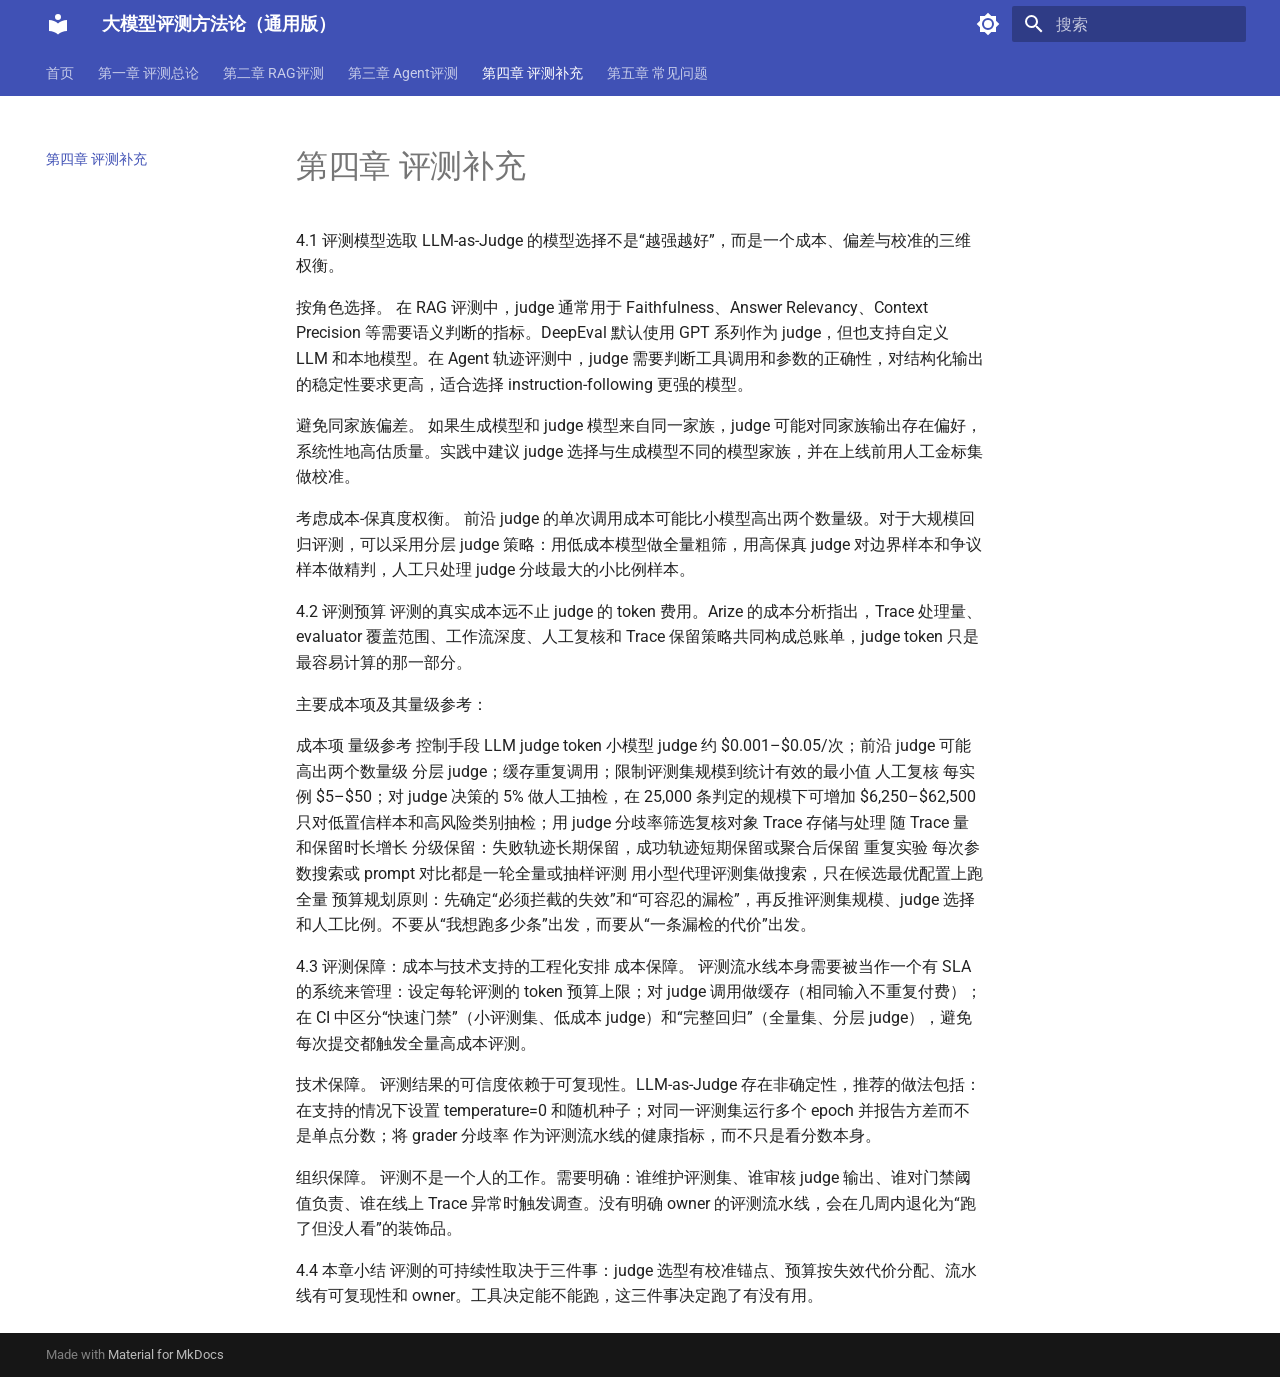
<file: site/chapter-4/index.html>
<!doctype html>
<html lang="zh" class="no-js">
  <head>
    
      <meta charset="utf-8">
      <meta name="viewport" content="width=device-width,initial-scale=1">
      
        <meta name="description" content="从通用框架到RAG与Agent的工程化实践">
      
      
        <meta name="author" content="kaling666666">
      
      
        <link rel="canonical" href="https://kaling666666.github.io/LLM-Evaluation-Methodology/chapter-4/">
      
      
        <link rel="prev" href="../chapter-3/">
      
      
        <link rel="next" href="../chapter-5/">
      
      
        
      
      
      <link rel="icon" href="../assets/images/favicon.png">
      <meta name="generator" content="mkdocs-1.6.1, mkdocs-material-9.8.1">
    
    
      
        <title>第四章 评测补充 - 大模型评测方法论（通用版）</title>
      
    
    
      <link rel="stylesheet" href="../assets/stylesheets/main.57a0d79d.min.css">
      
        
        <link rel="stylesheet" href="../assets/stylesheets/palette.fb2fffe2.min.css">
      
      


    
    
      
    
    
      
        
        
        <link rel="preconnect" href="https://fonts.gstatic.com" crossorigin>
        <link rel="stylesheet" href="https://fonts.googleapis.com/css?family=Roboto:300,300i,400,400i,700,700i%7CRoboto+Mono:400,400i,700,700i&display=fallback">
        <style>:root{--md-text-font:"Roboto";--md-code-font:"Roboto Mono"}</style>
      
    
    
    <script>__md_scope=new URL("..",location),__md_hash=e=>[...e].reduce(((e,_)=>(e<<5)-e+_.charCodeAt(0)),0),__md_get=(e,_=localStorage,t=__md_scope)=>JSON.parse(_.getItem(t.pathname+"."+e)),__md_set=(e,_,t=localStorage,a=__md_scope)=>{try{t.setItem(a.pathname+"."+e,JSON.stringify(_))}catch(e){}}</script>
    
      

    
    
  </head>
  
  
    
    
      
    
    
    
    
    <body dir="ltr" data-md-color-scheme="default" data-md-color-primary="indigo" data-md-color-accent="indigo">
  
    
    <input class="md-toggle" data-md-toggle="drawer" type="checkbox" id="__drawer" autocomplete="off">
    <input class="md-toggle" data-md-toggle="search" type="checkbox" id="__search" autocomplete="off">
    <label class="md-overlay" for="__drawer"></label>
    <div data-md-component="skip">
      
        
        <a href="#_1" class="md-skip">
          跳转至
        </a>
      
    </div>
    <div data-md-component="announce">
      
    </div>
    
    
      

<header class="md-header" data-md-component="header">
  <nav class="md-header__inner md-grid" aria-label="页眉">
    <a href=".." title="大模型评测方法论（通用版）" class="md-header__button md-logo" aria-label="大模型评测方法论（通用版）" data-md-component="logo">
      
  
  <svg xmlns="http://www.w3.org/2000/svg" viewBox="0 0 24 24"><path d="M12 8a3 3 0 0 0 3-3 3 3 0 0 0-3-3 3 3 0 0 0-3 3 3 3 0 0 0 3 3m0 3.54C9.64 9.35 6.5 8 3 8v11c3.5 0 6.64 1.35 9 3.54 2.36-2.19 5.5-3.54 9-3.54V8c-3.5 0-6.64 1.35-9 3.54"/></svg>

    </a>
    <label class="md-header__button md-icon" for="__drawer">
      
      <svg xmlns="http://www.w3.org/2000/svg" viewBox="0 0 24 24"><path d="M3 6h18v2H3zm0 5h18v2H3zm0 5h18v2H3z"/></svg>
    </label>
    <div class="md-header__title" data-md-component="header-title">
      <div class="md-header__ellipsis">
        <div class="md-header__topic">
          <span class="md-ellipsis">
            大模型评测方法论（通用版）
          </span>
        </div>
        <div class="md-header__topic" data-md-component="header-topic">
          <span class="md-ellipsis">
            
              第四章 评测补充
            
          </span>
        </div>
      </div>
    </div>
    
      
        <form class="md-header__option" data-md-component="palette">
  
    
    
    
    <input class="md-option" data-md-color-media="" data-md-color-scheme="default" data-md-color-primary="indigo" data-md-color-accent="indigo"  aria-label="切换到深色模式"  type="radio" name="__palette" id="__palette_0">
    
      <label class="md-header__button md-icon" title="切换到深色模式" for="__palette_1" hidden>
        <svg xmlns="http://www.w3.org/2000/svg" viewBox="0 0 24 24"><path d="M12 8a4 4 0 0 0-4 4 4 4 0 0 0 4 4 4 4 0 0 0 4-4 4 4 0 0 0-4-4m0 10a6 6 0 0 1-6-6 6 6 0 0 1 6-6 6 6 0 0 1 6 6 6 6 0 0 1-6 6m8-9.31V4h-4.69L12 .69 8.69 4H4v4.69L.69 12 4 15.31V20h4.69L12 23.31 15.31 20H20v-4.69L23.31 12z"/></svg>
      </label>
    
  
    
    
    
    <input class="md-option" data-md-color-media="" data-md-color-scheme="slate" data-md-color-primary="indigo" data-md-color-accent="indigo"  aria-label="切换到浅色模式"  type="radio" name="__palette" id="__palette_1">
    
      <label class="md-header__button md-icon" title="切换到浅色模式" for="__palette_0" hidden>
        <svg xmlns="http://www.w3.org/2000/svg" viewBox="0 0 24 24"><path d="M12 18c-.89 0-1.74-.2-2.5-.55C11.56 16.5 13 14.42 13 12s-1.44-4.5-3.5-5.45C10.26 6.2 11.11 6 12 6a6 6 0 0 1 6 6 6 6 0 0 1-6 6m8-9.31V4h-4.69L12 .69 8.69 4H4v4.69L.69 12 4 15.31V20h4.69L12 23.31 15.31 20H20v-4.69L23.31 12z"/></svg>
      </label>
    
  
</form>
      
    
    
      <script>var palette=__md_get("__palette");if(palette&&palette.color){if("(prefers-color-scheme)"===palette.color.media){var media=matchMedia("(prefers-color-scheme: light)"),input=document.querySelector(media.matches?"[data-md-color-media='(prefers-color-scheme: light)']":"[data-md-color-media='(prefers-color-scheme: dark)']");palette.color.media=input.getAttribute("data-md-color-media"),palette.color.scheme=input.getAttribute("data-md-color-scheme"),palette.color.primary=input.getAttribute("data-md-color-primary"),palette.color.accent=input.getAttribute("data-md-color-accent")}for(var[key,value]of Object.entries(palette.color))document.body.setAttribute("data-md-color-"+key,value)}</script>
    
    
    
      
      
        <label class="md-header__button md-icon" for="__search">
          
          <svg xmlns="http://www.w3.org/2000/svg" viewBox="0 0 24 24"><path d="M9.5 3A6.5 6.5 0 0 1 16 9.5c0 1.61-.59 3.09-1.56 4.23l.27.27h.79l5 5-1.5 1.5-5-5v-.79l-.27-.27A6.52 6.52 0 0 1 9.5 16 6.5 6.5 0 0 1 3 9.5 6.5 6.5 0 0 1 9.5 3m0 2C7 5 5 7 5 9.5S7 14 9.5 14 14 12 14 9.5 12 5 9.5 5"/></svg>
        </label>
        <div class="md-search" data-md-component="search" role="dialog">
  <label class="md-search__overlay" for="__search"></label>
  <div class="md-search__inner" role="search">
    <form class="md-search__form" name="search">
      <input type="text" class="md-search__input" name="query" aria-label="搜索" placeholder="搜索" autocapitalize="off" autocorrect="off" autocomplete="off" spellcheck="false" data-md-component="search-query" required>
      <label class="md-search__icon md-icon" for="__search">
        
        <svg xmlns="http://www.w3.org/2000/svg" viewBox="0 0 24 24"><path d="M9.5 3A6.5 6.5 0 0 1 16 9.5c0 1.61-.59 3.09-1.56 4.23l.27.27h.79l5 5-1.5 1.5-5-5v-.79l-.27-.27A6.52 6.52 0 0 1 9.5 16 6.5 6.5 0 0 1 3 9.5 6.5 6.5 0 0 1 9.5 3m0 2C7 5 5 7 5 9.5S7 14 9.5 14 14 12 14 9.5 12 5 9.5 5"/></svg>
        
        <svg xmlns="http://www.w3.org/2000/svg" viewBox="0 0 24 24"><path d="M20 11v2H8l5.5 5.5-1.42 1.42L4.16 12l7.92-7.92L13.5 5.5 8 11z"/></svg>
      </label>
      <nav class="md-search__options" aria-label="查找">
        
        <button type="reset" class="md-search__icon md-icon" title="清空当前内容" aria-label="清空当前内容" tabindex="-1">
          
          <svg xmlns="http://www.w3.org/2000/svg" viewBox="0 0 24 24"><path d="M19 6.41 17.59 5 12 10.59 6.41 5 5 6.41 10.59 12 5 17.59 6.41 19 12 13.41 17.59 19 19 17.59 13.41 12z"/></svg>
        </button>
      </nav>
      
        <div class="md-search__suggest" data-md-component="search-suggest"></div>
      
    </form>
    <div class="md-search__output">
      <div class="md-search__scrollwrap" tabindex="0" data-md-scrollfix>
        <div class="md-search-result" data-md-component="search-result">
          <div class="md-search-result__meta">
            正在初始化搜索引擎
          </div>
          <ol class="md-search-result__list" role="presentation"></ol>
        </div>
      </div>
    </div>
  </div>
</div>
      
    
    
  </nav>
  
</header>
    
    <div class="md-container" data-md-component="container">
      
      
        
          
            
<nav class="md-tabs" aria-label="标签" data-md-component="tabs">
  <div class="md-grid">
    <ul class="md-tabs__list">
      
        
  
  
  
  
    <li class="md-tabs__item">
      <a href=".." class="md-tabs__link">
        
  
  
    
  
  首页

      </a>
    </li>
  

      
        
  
  
  
  
    <li class="md-tabs__item">
      <a href="../chapter-1/" class="md-tabs__link">
        
  
  
    
  
  第一章 评测总论

      </a>
    </li>
  

      
        
  
  
  
  
    <li class="md-tabs__item">
      <a href="../chapter-2/" class="md-tabs__link">
        
  
  
    
  
  第二章 RAG评测

      </a>
    </li>
  

      
        
  
  
  
  
    <li class="md-tabs__item">
      <a href="../chapter-3/" class="md-tabs__link">
        
  
  
    
  
  第三章 Agent评测

      </a>
    </li>
  

      
        
  
  
  
    
  
  
    <li class="md-tabs__item md-tabs__item--active">
      <a href="./" class="md-tabs__link">
        
  
  
    
  
  第四章 评测补充

      </a>
    </li>
  

      
        
  
  
  
  
    <li class="md-tabs__item">
      <a href="../chapter-5/" class="md-tabs__link">
        
  
  
    
  
  第五章 常见问题

      </a>
    </li>
  

      
    </ul>
  </div>
</nav>
          
        
      
      <main class="md-main" data-md-component="main">
        <div class="md-main__inner md-grid">
          
            
              
              <div class="md-sidebar md-sidebar--primary" data-md-component="sidebar" data-md-type="navigation" >
                <div class="md-sidebar__scrollwrap">
                  <div class="md-sidebar__inner">
                    


  


<nav class="md-nav md-nav--primary md-nav--lifted" aria-label="导航栏" data-md-level="0">
  <label class="md-nav__title" for="__drawer">
    <a href=".." title="大模型评测方法论（通用版）" class="md-nav__button md-logo" aria-label="大模型评测方法论（通用版）" data-md-component="logo">
      
  
  <svg xmlns="http://www.w3.org/2000/svg" viewBox="0 0 24 24"><path d="M12 8a3 3 0 0 0 3-3 3 3 0 0 0-3-3 3 3 0 0 0-3 3 3 3 0 0 0 3 3m0 3.54C9.64 9.35 6.5 8 3 8v11c3.5 0 6.64 1.35 9 3.54 2.36-2.19 5.5-3.54 9-3.54V8c-3.5 0-6.64 1.35-9 3.54"/></svg>

    </a>
    大模型评测方法论（通用版）
  </label>
  
  <ul class="md-nav__list" data-md-scrollfix>
    
      
      
  
  
  
  
    <li class="md-nav__item">
      <a href=".." class="md-nav__link">
        
  
  
  <span class="md-ellipsis">
    
  
    首页
  

    
  </span>
  
  

      </a>
    </li>
  

    
      
      
  
  
  
  
    <li class="md-nav__item">
      <a href="../chapter-1/" class="md-nav__link">
        
  
  
  <span class="md-ellipsis">
    
  
    第一章 评测总论
  

    
  </span>
  
  

      </a>
    </li>
  

    
      
      
  
  
  
  
    <li class="md-nav__item">
      <a href="../chapter-2/" class="md-nav__link">
        
  
  
  <span class="md-ellipsis">
    
  
    第二章 RAG评测
  

    
  </span>
  
  

      </a>
    </li>
  

    
      
      
  
  
  
  
    <li class="md-nav__item">
      <a href="../chapter-3/" class="md-nav__link">
        
  
  
  <span class="md-ellipsis">
    
  
    第三章 Agent评测
  

    
  </span>
  
  

      </a>
    </li>
  

    
      
      
  
  
    
  
  
  
    <li class="md-nav__item md-nav__item--active">
      
      <input class="md-nav__toggle md-toggle" type="checkbox" id="__toc">
      
      
        
      
      
      <a href="./" class="md-nav__link md-nav__link--active">
        
  
  
  <span class="md-ellipsis">
    
  
    第四章 评测补充
  

    
  </span>
  
  

      </a>
      
    </li>
  

    
      
      
  
  
  
  
    <li class="md-nav__item">
      <a href="../chapter-5/" class="md-nav__link">
        
  
  
  <span class="md-ellipsis">
    
  
    第五章 常见问题
  

    
  </span>
  
  

      </a>
    </li>
  

    
  </ul>
</nav>
                  </div>
                </div>
              </div>
            
            
              
              <div class="md-sidebar md-sidebar--secondary" data-md-component="sidebar" data-md-type="toc" >
                <div class="md-sidebar__scrollwrap">
                  <div class="md-sidebar__inner">
                    

<nav class="md-nav md-nav--secondary" aria-label="目录">
  
  
  
    
  
  
</nav>
                  </div>
                </div>
              </div>
            
          
          
            <div class="md-content" data-md-component="content">
              
              <article class="md-content__inner md-typeset">
                
                  



<h1 id="_1">第四章 评测补充<a class="headerlink" href="#_1" title="Permanent link">&para;</a></h1>
<p>4.1 评测模型选取
LLM-as-Judge 的模型选择不是“越强越好”，而是一个成本、偏差与校准的三维权衡。</p>
<p>按角色选择。 在 RAG 评测中，judge 通常用于 Faithfulness、Answer Relevancy、Context Precision 等需要语义判断的指标。DeepEval 默认使用 GPT 系列作为 judge，但也支持自定义 LLM 和本地模型。在 Agent 轨迹评测中，judge 需要判断工具调用和参数的正确性，对结构化输出的稳定性要求更高，适合选择 instruction-following 更强的模型。</p>
<p>避免同家族偏差。 如果生成模型和 judge 模型来自同一家族，judge 可能对同家族输出存在偏好，系统性地高估质量。实践中建议 judge 选择与生成模型不同的模型家族，并在上线前用人工金标集做校准。</p>
<p>考虑成本-保真度权衡。 前沿 judge 的单次调用成本可能比小模型高出两个数量级。对于大规模回归评测，可以采用分层 judge 策略：用低成本模型做全量粗筛，用高保真 judge 对边界样本和争议样本做精判，人工只处理 judge 分歧最大的小比例样本。</p>
<p>4.2 评测预算
评测的真实成本远不止 judge 的 token 费用。Arize 的成本分析指出，Trace 处理量、evaluator 覆盖范围、工作流深度、人工复核和 Trace 保留策略共同构成总账单，judge token 只是最容易计算的那一部分。</p>
<p>主要成本项及其量级参考：</p>
<p>成本项 量级参考    控制手段
LLM judge token 小模型 judge 约 $0.001–$0.05/次；前沿 judge 可能高出两个数量级   分层 judge；缓存重复调用；限制评测集规模到统计有效的最小值
人工复核    每实例 $5–$50；对 judge 决策的 5% 做人工抽检，在 25,000 条判定的规模下可增加 $6,250–$62,500  只对低置信样本和高风险类别抽检；用 judge 分歧率筛选复核对象
Trace 存储与处理 随 Trace 量和保留时长增长    分级保留：失败轨迹长期保留，成功轨迹短期保留或聚合后保留
重复实验    每次参数搜索或 prompt 对比都是一轮全量或抽样评测    用小型代理评测集做搜索，只在候选最优配置上跑全量
预算规划原则：先确定“必须拦截的失效”和“可容忍的漏检”，再反推评测集规模、judge 选择和人工比例。不要从“我想跑多少条”出发，而要从“一条漏检的代价”出发。</p>
<p>4.3 评测保障：成本与技术支持的工程化安排
成本保障。 评测流水线本身需要被当作一个有 SLA 的系统来管理：设定每轮评测的 token 预算上限；对 judge 调用做缓存（相同输入不重复付费）；在 CI 中区分“快速门禁”（小评测集、低成本 judge）和“完整回归”（全量集、分层 judge），避免每次提交都触发全量高成本评测。</p>
<p>技术保障。 评测结果的可信度依赖于可复现性。LLM-as-Judge 存在非确定性，推荐的做法包括：在支持的情况下设置 temperature=0 和随机种子；对同一评测集运行多个 epoch 并报告方差而不是单点分数；将 grader 分歧率 作为评测流水线的健康指标，而不只是看分数本身。</p>
<p>组织保障。 评测不是一个人的工作。需要明确：谁维护评测集、谁审核 judge 输出、谁对门禁阈值负责、谁在线上 Trace 异常时触发调查。没有明确 owner 的评测流水线，会在几周内退化为“跑了但没人看”的装饰品。</p>
<p>4.4 本章小结
评测的可持续性取决于三件事：judge 选型有校准锚点、预算按失效代价分配、流水线有可复现性和 owner。工具决定能不能跑，这三件事决定跑了有没有用。</p>












                
              </article>
            </div>
          
          
<script>var target=document.getElementById(location.hash.slice(1));target&&target.name&&(target.checked=target.name.startsWith("__tabbed_"))</script>
        </div>
        
          <button type="button" class="md-top md-icon" data-md-component="top" hidden>
  
  <svg xmlns="http://www.w3.org/2000/svg" viewBox="0 0 24 24"><path d="M13 20h-2V8l-5.5 5.5-1.42-1.42L12 4.16l7.92 7.92-1.42 1.42L13 8z"/></svg>
  回到页面顶部
</button>
        
      </main>
      
        <footer class="md-footer">
  
  <div class="md-footer-meta md-typeset">
    <div class="md-footer-meta__inner md-grid">
      <div class="md-copyright">
  
  
    Made with
    <a href="https://squidfunk.github.io/mkdocs-material/" target="_blank" rel="noopener">
      Material for MkDocs
    </a>
  
</div>
      
    </div>
  </div>
</footer>
      
    </div>
    <div class="md-dialog" data-md-component="dialog">
      <div class="md-dialog__inner md-typeset"></div>
    </div>
    
    
    
      
      
      <script id="__config" type="application/json">{"annotate": null, "base": "..", "features": ["navigation.tabs", "navigation.sections", "navigation.expand", "navigation.top", "search.suggest", "search.highlight", "content.code.copy"], "search": "../assets/javascripts/workers/search.a7633da7.min.js", "tags": null, "translations": {"clipboard.copied": "\u5df2\u590d\u5236", "clipboard.copy": "\u590d\u5236", "search.result.more.one": "\u5728\u8be5\u9875\u4e0a\u8fd8\u6709 1 \u4e2a\u7b26\u5408\u6761\u4ef6\u7684\u7ed3\u679c", "search.result.more.other": "\u5728\u8be5\u9875\u4e0a\u8fd8\u6709 # \u4e2a\u7b26\u5408\u6761\u4ef6\u7684\u7ed3\u679c", "search.result.none": "\u6ca1\u6709\u627e\u5230\u7b26\u5408\u6761\u4ef6\u7684\u7ed3\u679c", "search.result.one": "\u627e\u5230 1 \u4e2a\u7b26\u5408\u6761\u4ef6\u7684\u7ed3\u679c", "search.result.other": "# \u4e2a\u7b26\u5408\u6761\u4ef6\u7684\u7ed3\u679c", "search.result.placeholder": "\u952e\u5165\u4ee5\u5f00\u59cb\u641c\u7d22", "search.result.term.missing": "\u7f3a\u5c11", "select.version": "\u9009\u62e9\u5f53\u524d\u7248\u672c"}, "version": null}</script>
    
    
      <script src="../assets/javascripts/bundle.a5f9d56c.min.js"></script>
      
    
  </body>
</html>
</file>
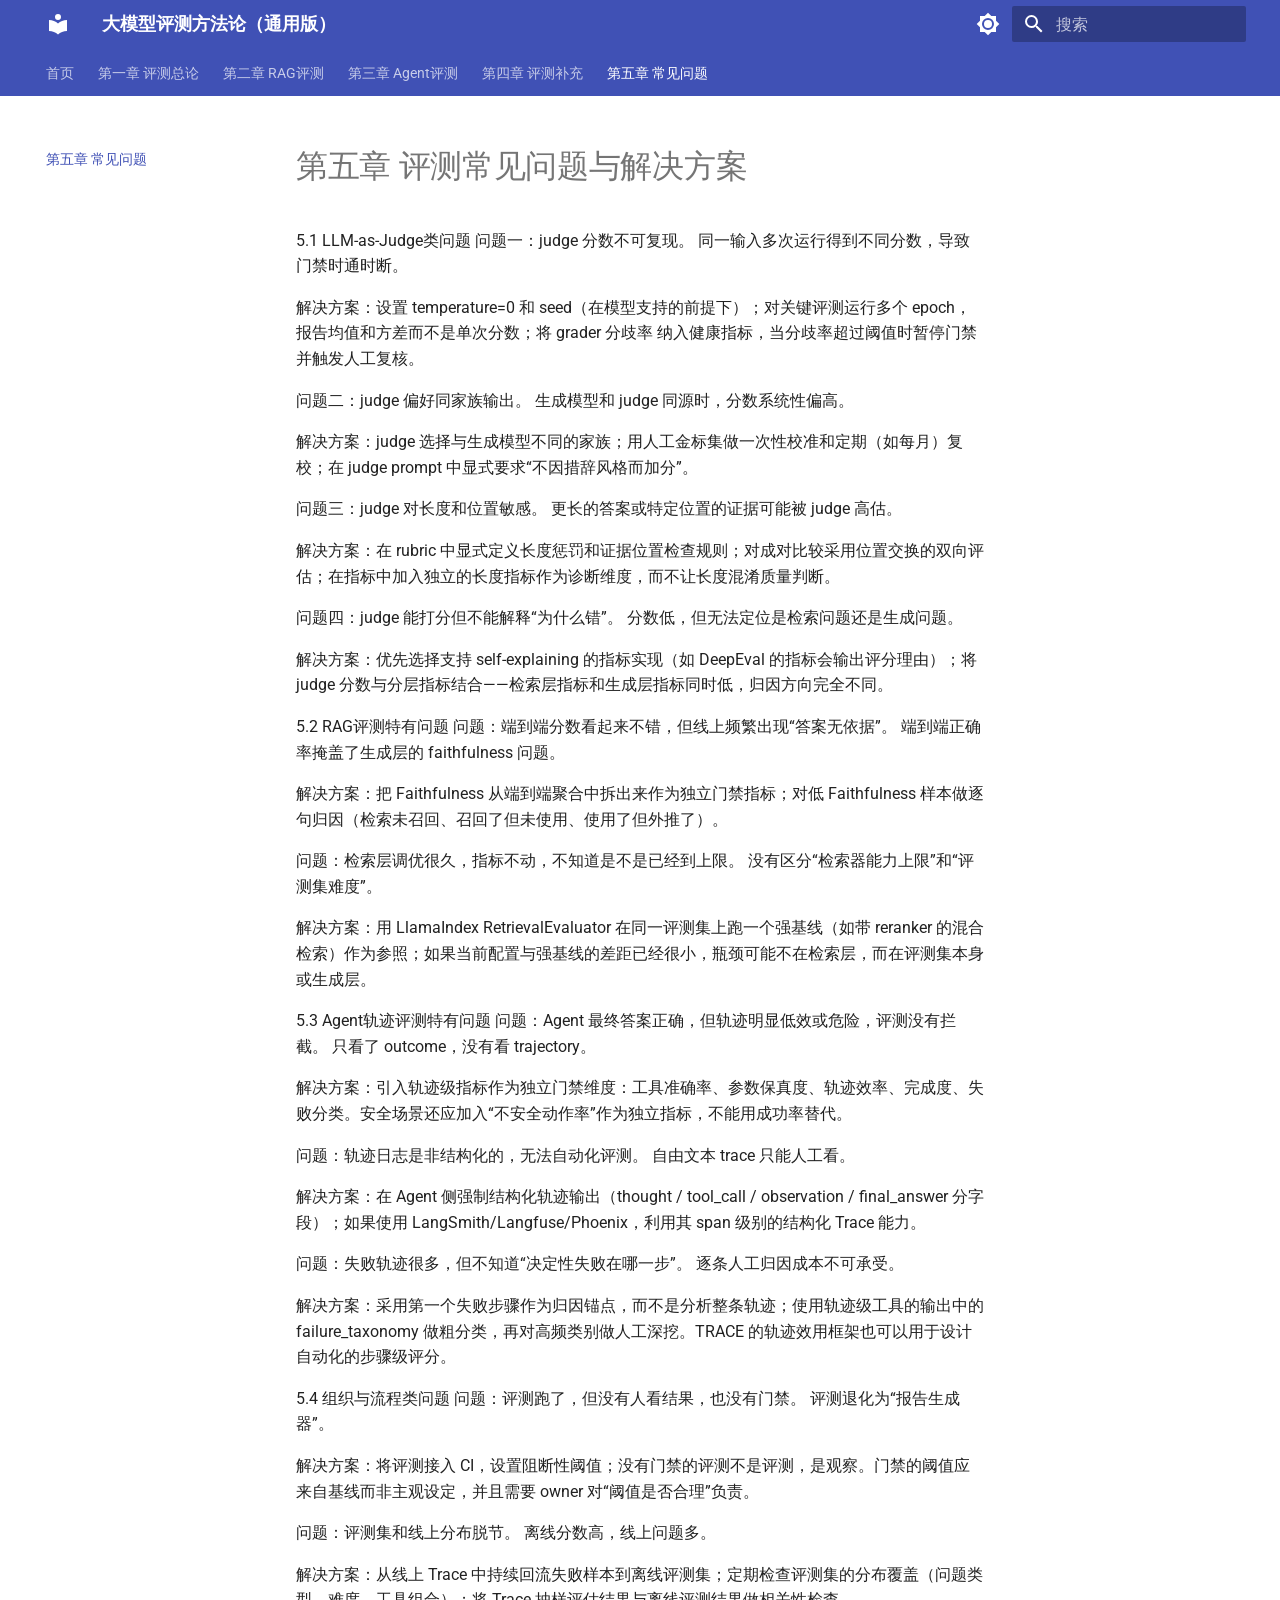
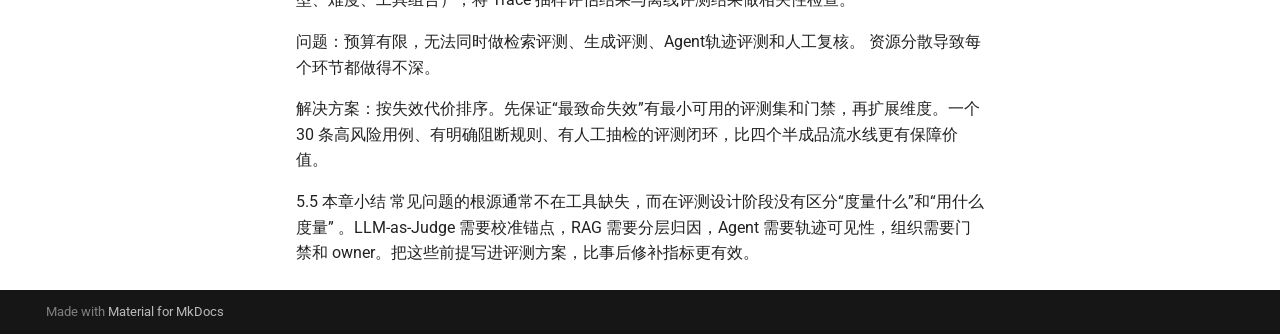
<file: site/chapter-5/index.html>
<!doctype html>
<html lang="zh" class="no-js">
  <head>
    
      <meta charset="utf-8">
      <meta name="viewport" content="width=device-width,initial-scale=1">
      
        <meta name="description" content="从通用框架到RAG与Agent的工程化实践">
      
      
        <meta name="author" content="kaling666666">
      
      
        <link rel="canonical" href="https://kaling666666.github.io/LLM-Evaluation-Methodology/chapter-5/">
      
      
        <link rel="prev" href="../chapter-4/">
      
      
      
        
      
      
      <link rel="icon" href="../assets/images/favicon.png">
      <meta name="generator" content="mkdocs-1.6.1, mkdocs-material-9.8.1">
    
    
      
        <title>第五章 常见问题 - 大模型评测方法论（通用版）</title>
      
    
    
      <link rel="stylesheet" href="../assets/stylesheets/main.57a0d79d.min.css">
      
        
        <link rel="stylesheet" href="../assets/stylesheets/palette.fb2fffe2.min.css">
      
      


    
    
      
    
    
      
        
        
        <link rel="preconnect" href="https://fonts.gstatic.com" crossorigin>
        <link rel="stylesheet" href="https://fonts.googleapis.com/css?family=Roboto:300,300i,400,400i,700,700i%7CRoboto+Mono:400,400i,700,700i&display=fallback">
        <style>:root{--md-text-font:"Roboto";--md-code-font:"Roboto Mono"}</style>
      
    
    
    <script>__md_scope=new URL("..",location),__md_hash=e=>[...e].reduce(((e,_)=>(e<<5)-e+_.charCodeAt(0)),0),__md_get=(e,_=localStorage,t=__md_scope)=>JSON.parse(_.getItem(t.pathname+"."+e)),__md_set=(e,_,t=localStorage,a=__md_scope)=>{try{t.setItem(a.pathname+"."+e,JSON.stringify(_))}catch(e){}}</script>
    
      

    
    
  </head>
  
  
    
    
      
    
    
    
    
    <body dir="ltr" data-md-color-scheme="default" data-md-color-primary="indigo" data-md-color-accent="indigo">
  
    
    <input class="md-toggle" data-md-toggle="drawer" type="checkbox" id="__drawer" autocomplete="off">
    <input class="md-toggle" data-md-toggle="search" type="checkbox" id="__search" autocomplete="off">
    <label class="md-overlay" for="__drawer"></label>
    <div data-md-component="skip">
      
        
        <a href="#_1" class="md-skip">
          跳转至
        </a>
      
    </div>
    <div data-md-component="announce">
      
    </div>
    
    
      

<header class="md-header" data-md-component="header">
  <nav class="md-header__inner md-grid" aria-label="页眉">
    <a href=".." title="大模型评测方法论（通用版）" class="md-header__button md-logo" aria-label="大模型评测方法论（通用版）" data-md-component="logo">
      
  
  <svg xmlns="http://www.w3.org/2000/svg" viewBox="0 0 24 24"><path d="M12 8a3 3 0 0 0 3-3 3 3 0 0 0-3-3 3 3 0 0 0-3 3 3 3 0 0 0 3 3m0 3.54C9.64 9.35 6.5 8 3 8v11c3.5 0 6.64 1.35 9 3.54 2.36-2.19 5.5-3.54 9-3.54V8c-3.5 0-6.64 1.35-9 3.54"/></svg>

    </a>
    <label class="md-header__button md-icon" for="__drawer">
      
      <svg xmlns="http://www.w3.org/2000/svg" viewBox="0 0 24 24"><path d="M3 6h18v2H3zm0 5h18v2H3zm0 5h18v2H3z"/></svg>
    </label>
    <div class="md-header__title" data-md-component="header-title">
      <div class="md-header__ellipsis">
        <div class="md-header__topic">
          <span class="md-ellipsis">
            大模型评测方法论（通用版）
          </span>
        </div>
        <div class="md-header__topic" data-md-component="header-topic">
          <span class="md-ellipsis">
            
              第五章 常见问题
            
          </span>
        </div>
      </div>
    </div>
    
      
        <form class="md-header__option" data-md-component="palette">
  
    
    
    
    <input class="md-option" data-md-color-media="" data-md-color-scheme="default" data-md-color-primary="indigo" data-md-color-accent="indigo"  aria-label="切换到深色模式"  type="radio" name="__palette" id="__palette_0">
    
      <label class="md-header__button md-icon" title="切换到深色模式" for="__palette_1" hidden>
        <svg xmlns="http://www.w3.org/2000/svg" viewBox="0 0 24 24"><path d="M12 8a4 4 0 0 0-4 4 4 4 0 0 0 4 4 4 4 0 0 0 4-4 4 4 0 0 0-4-4m0 10a6 6 0 0 1-6-6 6 6 0 0 1 6-6 6 6 0 0 1 6 6 6 6 0 0 1-6 6m8-9.31V4h-4.69L12 .69 8.69 4H4v4.69L.69 12 4 15.31V20h4.69L12 23.31 15.31 20H20v-4.69L23.31 12z"/></svg>
      </label>
    
  
    
    
    
    <input class="md-option" data-md-color-media="" data-md-color-scheme="slate" data-md-color-primary="indigo" data-md-color-accent="indigo"  aria-label="切换到浅色模式"  type="radio" name="__palette" id="__palette_1">
    
      <label class="md-header__button md-icon" title="切换到浅色模式" for="__palette_0" hidden>
        <svg xmlns="http://www.w3.org/2000/svg" viewBox="0 0 24 24"><path d="M12 18c-.89 0-1.74-.2-2.5-.55C11.56 16.5 13 14.42 13 12s-1.44-4.5-3.5-5.45C10.26 6.2 11.11 6 12 6a6 6 0 0 1 6 6 6 6 0 0 1-6 6m8-9.31V4h-4.69L12 .69 8.69 4H4v4.69L.69 12 4 15.31V20h4.69L12 23.31 15.31 20H20v-4.69L23.31 12z"/></svg>
      </label>
    
  
</form>
      
    
    
      <script>var palette=__md_get("__palette");if(palette&&palette.color){if("(prefers-color-scheme)"===palette.color.media){var media=matchMedia("(prefers-color-scheme: light)"),input=document.querySelector(media.matches?"[data-md-color-media='(prefers-color-scheme: light)']":"[data-md-color-media='(prefers-color-scheme: dark)']");palette.color.media=input.getAttribute("data-md-color-media"),palette.color.scheme=input.getAttribute("data-md-color-scheme"),palette.color.primary=input.getAttribute("data-md-color-primary"),palette.color.accent=input.getAttribute("data-md-color-accent")}for(var[key,value]of Object.entries(palette.color))document.body.setAttribute("data-md-color-"+key,value)}</script>
    
    
    
      
      
        <label class="md-header__button md-icon" for="__search">
          
          <svg xmlns="http://www.w3.org/2000/svg" viewBox="0 0 24 24"><path d="M9.5 3A6.5 6.5 0 0 1 16 9.5c0 1.61-.59 3.09-1.56 4.23l.27.27h.79l5 5-1.5 1.5-5-5v-.79l-.27-.27A6.52 6.52 0 0 1 9.5 16 6.5 6.5 0 0 1 3 9.5 6.5 6.5 0 0 1 9.5 3m0 2C7 5 5 7 5 9.5S7 14 9.5 14 14 12 14 9.5 12 5 9.5 5"/></svg>
        </label>
        <div class="md-search" data-md-component="search" role="dialog">
  <label class="md-search__overlay" for="__search"></label>
  <div class="md-search__inner" role="search">
    <form class="md-search__form" name="search">
      <input type="text" class="md-search__input" name="query" aria-label="搜索" placeholder="搜索" autocapitalize="off" autocorrect="off" autocomplete="off" spellcheck="false" data-md-component="search-query" required>
      <label class="md-search__icon md-icon" for="__search">
        
        <svg xmlns="http://www.w3.org/2000/svg" viewBox="0 0 24 24"><path d="M9.5 3A6.5 6.5 0 0 1 16 9.5c0 1.61-.59 3.09-1.56 4.23l.27.27h.79l5 5-1.5 1.5-5-5v-.79l-.27-.27A6.52 6.52 0 0 1 9.5 16 6.5 6.5 0 0 1 3 9.5 6.5 6.5 0 0 1 9.5 3m0 2C7 5 5 7 5 9.5S7 14 9.5 14 14 12 14 9.5 12 5 9.5 5"/></svg>
        
        <svg xmlns="http://www.w3.org/2000/svg" viewBox="0 0 24 24"><path d="M20 11v2H8l5.5 5.5-1.42 1.42L4.16 12l7.92-7.92L13.5 5.5 8 11z"/></svg>
      </label>
      <nav class="md-search__options" aria-label="查找">
        
        <button type="reset" class="md-search__icon md-icon" title="清空当前内容" aria-label="清空当前内容" tabindex="-1">
          
          <svg xmlns="http://www.w3.org/2000/svg" viewBox="0 0 24 24"><path d="M19 6.41 17.59 5 12 10.59 6.41 5 5 6.41 10.59 12 5 17.59 6.41 19 12 13.41 17.59 19 19 17.59 13.41 12z"/></svg>
        </button>
      </nav>
      
        <div class="md-search__suggest" data-md-component="search-suggest"></div>
      
    </form>
    <div class="md-search__output">
      <div class="md-search__scrollwrap" tabindex="0" data-md-scrollfix>
        <div class="md-search-result" data-md-component="search-result">
          <div class="md-search-result__meta">
            正在初始化搜索引擎
          </div>
          <ol class="md-search-result__list" role="presentation"></ol>
        </div>
      </div>
    </div>
  </div>
</div>
      
    
    
  </nav>
  
</header>
    
    <div class="md-container" data-md-component="container">
      
      
        
          
            
<nav class="md-tabs" aria-label="标签" data-md-component="tabs">
  <div class="md-grid">
    <ul class="md-tabs__list">
      
        
  
  
  
  
    <li class="md-tabs__item">
      <a href=".." class="md-tabs__link">
        
  
  
    
  
  首页

      </a>
    </li>
  

      
        
  
  
  
  
    <li class="md-tabs__item">
      <a href="../chapter-1/" class="md-tabs__link">
        
  
  
    
  
  第一章 评测总论

      </a>
    </li>
  

      
        
  
  
  
  
    <li class="md-tabs__item">
      <a href="../chapter-2/" class="md-tabs__link">
        
  
  
    
  
  第二章 RAG评测

      </a>
    </li>
  

      
        
  
  
  
  
    <li class="md-tabs__item">
      <a href="../chapter-3/" class="md-tabs__link">
        
  
  
    
  
  第三章 Agent评测

      </a>
    </li>
  

      
        
  
  
  
  
    <li class="md-tabs__item">
      <a href="../chapter-4/" class="md-tabs__link">
        
  
  
    
  
  第四章 评测补充

      </a>
    </li>
  

      
        
  
  
  
    
  
  
    <li class="md-tabs__item md-tabs__item--active">
      <a href="./" class="md-tabs__link">
        
  
  
    
  
  第五章 常见问题

      </a>
    </li>
  

      
    </ul>
  </div>
</nav>
          
        
      
      <main class="md-main" data-md-component="main">
        <div class="md-main__inner md-grid">
          
            
              
              <div class="md-sidebar md-sidebar--primary" data-md-component="sidebar" data-md-type="navigation" >
                <div class="md-sidebar__scrollwrap">
                  <div class="md-sidebar__inner">
                    


  


<nav class="md-nav md-nav--primary md-nav--lifted" aria-label="导航栏" data-md-level="0">
  <label class="md-nav__title" for="__drawer">
    <a href=".." title="大模型评测方法论（通用版）" class="md-nav__button md-logo" aria-label="大模型评测方法论（通用版）" data-md-component="logo">
      
  
  <svg xmlns="http://www.w3.org/2000/svg" viewBox="0 0 24 24"><path d="M12 8a3 3 0 0 0 3-3 3 3 0 0 0-3-3 3 3 0 0 0-3 3 3 3 0 0 0 3 3m0 3.54C9.64 9.35 6.5 8 3 8v11c3.5 0 6.64 1.35 9 3.54 2.36-2.19 5.5-3.54 9-3.54V8c-3.5 0-6.64 1.35-9 3.54"/></svg>

    </a>
    大模型评测方法论（通用版）
  </label>
  
  <ul class="md-nav__list" data-md-scrollfix>
    
      
      
  
  
  
  
    <li class="md-nav__item">
      <a href=".." class="md-nav__link">
        
  
  
  <span class="md-ellipsis">
    
  
    首页
  

    
  </span>
  
  

      </a>
    </li>
  

    
      
      
  
  
  
  
    <li class="md-nav__item">
      <a href="../chapter-1/" class="md-nav__link">
        
  
  
  <span class="md-ellipsis">
    
  
    第一章 评测总论
  

    
  </span>
  
  

      </a>
    </li>
  

    
      
      
  
  
  
  
    <li class="md-nav__item">
      <a href="../chapter-2/" class="md-nav__link">
        
  
  
  <span class="md-ellipsis">
    
  
    第二章 RAG评测
  

    
  </span>
  
  

      </a>
    </li>
  

    
      
      
  
  
  
  
    <li class="md-nav__item">
      <a href="../chapter-3/" class="md-nav__link">
        
  
  
  <span class="md-ellipsis">
    
  
    第三章 Agent评测
  

    
  </span>
  
  

      </a>
    </li>
  

    
      
      
  
  
  
  
    <li class="md-nav__item">
      <a href="../chapter-4/" class="md-nav__link">
        
  
  
  <span class="md-ellipsis">
    
  
    第四章 评测补充
  

    
  </span>
  
  

      </a>
    </li>
  

    
      
      
  
  
    
  
  
  
    <li class="md-nav__item md-nav__item--active">
      
      <input class="md-nav__toggle md-toggle" type="checkbox" id="__toc">
      
      
        
      
      
      <a href="./" class="md-nav__link md-nav__link--active">
        
  
  
  <span class="md-ellipsis">
    
  
    第五章 常见问题
  

    
  </span>
  
  

      </a>
      
    </li>
  

    
  </ul>
</nav>
                  </div>
                </div>
              </div>
            
            
              
              <div class="md-sidebar md-sidebar--secondary" data-md-component="sidebar" data-md-type="toc" >
                <div class="md-sidebar__scrollwrap">
                  <div class="md-sidebar__inner">
                    

<nav class="md-nav md-nav--secondary" aria-label="目录">
  
  
  
    
  
  
</nav>
                  </div>
                </div>
              </div>
            
          
          
            <div class="md-content" data-md-component="content">
              
              <article class="md-content__inner md-typeset">
                
                  



<h1 id="_1">第五章 评测常见问题与解决方案<a class="headerlink" href="#_1" title="Permanent link">&para;</a></h1>
<p>5.1 LLM-as-Judge类问题
问题一：judge 分数不可复现。 同一输入多次运行得到不同分数，导致门禁时通时断。</p>
<p>解决方案：设置 temperature=0 和 seed（在模型支持的前提下）；对关键评测运行多个 epoch，报告均值和方差而不是单次分数；将 grader 分歧率 纳入健康指标，当分歧率超过阈值时暂停门禁并触发人工复核。</p>
<p>问题二：judge 偏好同家族输出。 生成模型和 judge 同源时，分数系统性偏高。</p>
<p>解决方案：judge 选择与生成模型不同的家族；用人工金标集做一次性校准和定期（如每月）复校；在 judge prompt 中显式要求“不因措辞风格而加分”。</p>
<p>问题三：judge 对长度和位置敏感。 更长的答案或特定位置的证据可能被 judge 高估。</p>
<p>解决方案：在 rubric 中显式定义长度惩罚和证据位置检查规则；对成对比较采用位置交换的双向评估；在指标中加入独立的长度指标作为诊断维度，而不让长度混淆质量判断。</p>
<p>问题四：judge 能打分但不能解释“为什么错”。 分数低，但无法定位是检索问题还是生成问题。</p>
<p>解决方案：优先选择支持 self-explaining 的指标实现（如 DeepEval 的指标会输出评分理由）；将 judge 分数与分层指标结合——检索层指标和生成层指标同时低，归因方向完全不同。</p>
<p>5.2 RAG评测特有问题
问题：端到端分数看起来不错，但线上频繁出现“答案无依据”。 端到端正确率掩盖了生成层的 faithfulness 问题。</p>
<p>解决方案：把 Faithfulness 从端到端聚合中拆出来作为独立门禁指标；对低 Faithfulness 样本做逐句归因（检索未召回、召回了但未使用、使用了但外推了）。</p>
<p>问题：检索层调优很久，指标不动，不知道是不是已经到上限。 没有区分“检索器能力上限”和“评测集难度”。</p>
<p>解决方案：用 LlamaIndex RetrievalEvaluator 在同一评测集上跑一个强基线（如带 reranker 的混合检索）作为参照；如果当前配置与强基线的差距已经很小，瓶颈可能不在检索层，而在评测集本身或生成层。</p>
<p>5.3 Agent轨迹评测特有问题
问题：Agent 最终答案正确，但轨迹明显低效或危险，评测没有拦截。 只看了 outcome，没有看 trajectory。</p>
<p>解决方案：引入轨迹级指标作为独立门禁维度：工具准确率、参数保真度、轨迹效率、完成度、失败分类。安全场景还应加入“不安全动作率”作为独立指标，不能用成功率替代。</p>
<p>问题：轨迹日志是非结构化的，无法自动化评测。 自由文本 trace 只能人工看。</p>
<p>解决方案：在 Agent 侧强制结构化轨迹输出（thought / tool_call / observation / final_answer 分字段）；如果使用 LangSmith/Langfuse/Phoenix，利用其 span 级别的结构化 Trace 能力。</p>
<p>问题：失败轨迹很多，但不知道“决定性失败在哪一步”。 逐条人工归因成本不可承受。</p>
<p>解决方案：采用第一个失败步骤作为归因锚点，而不是分析整条轨迹；使用轨迹级工具的输出中的 failure_taxonomy 做粗分类，再对高频类别做人工深挖。TRACE 的轨迹效用框架也可以用于设计自动化的步骤级评分。</p>
<p>5.4 组织与流程类问题
问题：评测跑了，但没有人看结果，也没有门禁。 评测退化为“报告生成器”。</p>
<p>解决方案：将评测接入 CI，设置阻断性阈值；没有门禁的评测不是评测，是观察。门禁的阈值应来自基线而非主观设定，并且需要 owner 对“阈值是否合理”负责。</p>
<p>问题：评测集和线上分布脱节。 离线分数高，线上问题多。</p>
<p>解决方案：从线上 Trace 中持续回流失败样本到离线评测集；定期检查评测集的分布覆盖（问题类型、难度、工具组合）；将 Trace 抽样评估结果与离线评测结果做相关性检查。</p>
<p>问题：预算有限，无法同时做检索评测、生成评测、Agent轨迹评测和人工复核。 资源分散导致每个环节都做得不深。</p>
<p>解决方案：按失效代价排序。先保证“最致命失效”有最小可用的评测集和门禁，再扩展维度。一个 30 条高风险用例、有明确阻断规则、有人工抽检的评测闭环，比四个半成品流水线更有保障价值。</p>
<p>5.5 本章小结
常见问题的根源通常不在工具缺失，而在评测设计阶段没有区分“度量什么”和“用什么度量” 。LLM-as-Judge 需要校准锚点，RAG 需要分层归因，Agent 需要轨迹可见性，组织需要门禁和 owner。把这些前提写进评测方案，比事后修补指标更有效。</p>












                
              </article>
            </div>
          
          
<script>var target=document.getElementById(location.hash.slice(1));target&&target.name&&(target.checked=target.name.startsWith("__tabbed_"))</script>
        </div>
        
          <button type="button" class="md-top md-icon" data-md-component="top" hidden>
  
  <svg xmlns="http://www.w3.org/2000/svg" viewBox="0 0 24 24"><path d="M13 20h-2V8l-5.5 5.5-1.42-1.42L12 4.16l7.92 7.92-1.42 1.42L13 8z"/></svg>
  回到页面顶部
</button>
        
      </main>
      
        <footer class="md-footer">
  
  <div class="md-footer-meta md-typeset">
    <div class="md-footer-meta__inner md-grid">
      <div class="md-copyright">
  
  
    Made with
    <a href="https://squidfunk.github.io/mkdocs-material/" target="_blank" rel="noopener">
      Material for MkDocs
    </a>
  
</div>
      
    </div>
  </div>
</footer>
      
    </div>
    <div class="md-dialog" data-md-component="dialog">
      <div class="md-dialog__inner md-typeset"></div>
    </div>
    
    
    
      
      
      <script id="__config" type="application/json">{"annotate": null, "base": "..", "features": ["navigation.tabs", "navigation.sections", "navigation.expand", "navigation.top", "search.suggest", "search.highlight", "content.code.copy"], "search": "../assets/javascripts/workers/search.a7633da7.min.js", "tags": null, "translations": {"clipboard.copied": "\u5df2\u590d\u5236", "clipboard.copy": "\u590d\u5236", "search.result.more.one": "\u5728\u8be5\u9875\u4e0a\u8fd8\u6709 1 \u4e2a\u7b26\u5408\u6761\u4ef6\u7684\u7ed3\u679c", "search.result.more.other": "\u5728\u8be5\u9875\u4e0a\u8fd8\u6709 # \u4e2a\u7b26\u5408\u6761\u4ef6\u7684\u7ed3\u679c", "search.result.none": "\u6ca1\u6709\u627e\u5230\u7b26\u5408\u6761\u4ef6\u7684\u7ed3\u679c", "search.result.one": "\u627e\u5230 1 \u4e2a\u7b26\u5408\u6761\u4ef6\u7684\u7ed3\u679c", "search.result.other": "# \u4e2a\u7b26\u5408\u6761\u4ef6\u7684\u7ed3\u679c", "search.result.placeholder": "\u952e\u5165\u4ee5\u5f00\u59cb\u641c\u7d22", "search.result.term.missing": "\u7f3a\u5c11", "select.version": "\u9009\u62e9\u5f53\u524d\u7248\u672c"}, "version": null}</script>
    
    
      <script src="../assets/javascripts/bundle.a5f9d56c.min.js"></script>
      
    
  </body>
</html>
</file>
<file: assets/stylesheets/main.57a0d79d.min.css>
@charset "UTF-8";html{box-sizing:border-box;-webkit-text-size-adjust:none;-moz-text-size-adjust:none;text-size-adjust:none}*,:after,:before{box-sizing:inherit}@media(prefers-reduced-motion){*,:after,:before{transition:none!important}}body{margin:0;-webkit-font-smoothing:antialiased;-moz-osx-font-smoothing:grayscale;--md-text-font-family:var(--md-text-font, _),
    -apple-system, BlinkMacSystemFont, Helvetica, Arial, sans-serif;--md-code-font-family:var(--md-code-font, _),
    SFMono-Regular, Consolas, Menlo, monospace}.md-typeset code:not(.focus-visible),a,button,input,label{-webkit-tap-highlight-color:transparent}a{color:inherit;text-decoration:none}hr{box-sizing:initial;display:block;height:.05rem;padding:0;overflow:visible;border:0}small{font-size:80%}sub,sup{line-height:1em}img{border-style:none}table{border-spacing:0;border-collapse:initial}td,th{font-weight:400;vertical-align:top}button{padding:0;margin:0;font-family:inherit;font-size:inherit;background:#0000;border:0}input{border:0;outline:none}:root{--md-primary-fg-color:#4051b5;--md-primary-fg-color--light:#5d6cc0;--md-primary-fg-color--dark:#303fa1;--md-primary-bg-color:#fff;--md-primary-bg-color--light:#ffffffb3;--md-accent-fg-color:#526cfe;--md-accent-fg-color--transparent:#526cfe1a;--md-accent-bg-color:#fff;--md-accent-bg-color--light:#ffffffb3;--md-typeset-table-sort-icon:url("data:image/svg+xml;charset=utf-8,<svg xmlns='http://www.w3.org/2000/svg' viewBox='0 0 24 24'><path d='m18 21-4-4h3V7h-3l4-4 4 4h-3v10h3M2 19v-2h10v2M2 13v-2h7v2M2 7V5h4v2z'/></svg>");--md-typeset-table-sort-icon--asc:url("data:image/svg+xml;charset=utf-8,<svg xmlns='http://www.w3.org/2000/svg' viewBox='0 0 24 24'><path d='M19 17h3l-4 4-4-4h3V3h2M2 17h10v2H2M6 5v2H2V5m0 6h7v2H2z'/></svg>");--md-typeset-table-sort-icon--desc:url("data:image/svg+xml;charset=utf-8,<svg xmlns='http://www.w3.org/2000/svg' viewBox='0 0 24 24'><path d='M19 7h3l-4-4-4 4h3v14h2M2 17h10v2H2M6 5v2H2V5m0 6h7v2H2z'/></svg>")}[data-md-color-scheme=default]{color-scheme:light}[data-md-color-scheme=default] img[src$="#gh-dark-mode-only"],[data-md-color-scheme=default] img[src$="#only-dark"]{display:none}:root,[data-md-color-scheme=default]{--md-hue:225deg;--md-default-fg-color:#000000de;--md-default-fg-color--light:#0000008a;--md-default-fg-color--lighter:#00000052;--md-default-fg-color--lightest:#00000012;--md-default-bg-color:#fff;--md-default-bg-color--light:#ffffffb3;--md-default-bg-color--lighter:#ffffff4d;--md-default-bg-color--lightest:#ffffff1f;--md-code-fg-color:#36464e;--md-code-bg-color:#f5f5f5;--md-code-bg-color--light:#f5f5f5b3;--md-code-bg-color--lighter:#f5f5f54d;--md-code-hl-color:#4287ff;--md-code-hl-color--light:#4287ff1a;--md-code-hl-number-color:#d52a2a;--md-code-hl-special-color:#db1457;--md-code-hl-function-color:#a846b9;--md-code-hl-constant-color:#6e59d9;--md-code-hl-keyword-color:#3f6ec6;--md-code-hl-string-color:#1c7d4d;--md-code-hl-name-color:var(--md-code-fg-color);--md-code-hl-operator-color:var(--md-default-fg-color--light);--md-code-hl-punctuation-color:var(--md-default-fg-color--light);--md-code-hl-comment-color:var(--md-default-fg-color--light);--md-code-hl-generic-color:var(--md-default-fg-color--light);--md-code-hl-variable-color:var(--md-default-fg-color--light);--md-typeset-color:var(--md-default-fg-color);--md-typeset-a-color:var(--md-primary-fg-color);--md-typeset-del-color:#f5503d26;--md-typeset-ins-color:#0bd57026;--md-typeset-kbd-color:#fafafa;--md-typeset-kbd-accent-color:#fff;--md-typeset-kbd-border-color:#b8b8b8;--md-typeset-mark-color:#ffff0080;--md-typeset-table-color:#0000001f;--md-typeset-table-color--light:#00000009;--md-admonition-fg-color:var(--md-default-fg-color);--md-admonition-bg-color:var(--md-default-bg-color);--md-warning-fg-color:#000000de;--md-warning-bg-color:#ff9;--md-footer-fg-color:#fff;--md-footer-fg-color--light:#ffffffb3;--md-footer-fg-color--lighter:#ffffff73;--md-footer-bg-color:#000000de;--md-footer-bg-color--dark:#00000052;--md-shadow-z1:0 0.2rem 0.5rem #0000000d,
    0 0 0.05rem #0000001a;--md-shadow-z2:0 0.2rem 0.5rem #0000001a,
    0 0 0.05rem #00000040;--md-shadow-z3:0 0.2rem 0.5rem #0003,
    0 0 0.05rem #00000059}.md-icon svg{display:block;width:1.2rem;height:1.2rem;fill:currentcolor}aside,body,input{font-family:var(--md-text-font-family);font-feature-settings:"kern","liga";color:var(--md-typeset-color)}code,kbd,pre{font-family:var(--md-code-font-family);font-feature-settings:"kern"}.md-typeset{font-size:.8rem;line-height:1.6;overflow-wrap:break-word;-webkit-print-color-adjust:exact;color-adjust:exact}@media print{.md-typeset{font-size:.68rem}.md-typeset code,.md-typeset kbd,.md-typeset pre{white-space:pre-wrap}}.md-typeset blockquote,.md-typeset dl,.md-typeset figure,.md-typeset ol,.md-typeset pre,.md-typeset ul{margin-top:1em;margin-bottom:1em}.md-typeset h1{margin:0 0 1.25em;font-size:2em;line-height:1.3;color:var(--md-default-fg-color--light)}.md-typeset h1,.md-typeset h2{font-weight:300;letter-spacing:-.01em}.md-typeset h2{margin:1.6em 0 .64em;font-size:1.5625em;line-height:1.4}.md-typeset h3{margin:1.6em 0 .8em;font-size:1.25em;font-weight:400;line-height:1.5;letter-spacing:-.01em}.md-typeset h2+h3{margin-top:.8em}.md-typeset h4{margin:1em 0;font-weight:700;letter-spacing:-.01em}.md-typeset h5,.md-typeset h6{margin:1.25em 0;font-size:.8em;font-weight:700;color:var(--md-default-fg-color--light);letter-spacing:-.01em}.md-typeset h5{text-transform:uppercase}.md-typeset h5 code{text-transform:none}.md-typeset hr{display:flow-root;margin:1.5em 0;border-bottom:.05rem solid var(--md-default-fg-color--lightest)}.md-typeset a{color:var(--md-typeset-a-color);word-break:break-word}.md-typeset a,.md-typeset a:before{transition:color 125ms}.md-typeset a:focus,.md-typeset a:hover{color:var(--md-accent-fg-color)}.md-typeset a:focus code,.md-typeset a:hover code{color:var(--md-accent-fg-color);background-color:var(--md-accent-fg-color--transparent)}.md-typeset a code{color:var(--md-typeset-a-color)}.md-typeset a.focus-visible{outline-color:var(--md-accent-fg-color);outline-offset:.2rem}.md-typeset code,.md-typeset kbd,.md-typeset pre{font-variant-ligatures:none;color:var(--md-code-fg-color);direction:ltr;transition:background-color 125ms}.md-typeset code{padding:0 .2941176471em;font-size:.85em;word-break:break-word;background-color:var(--md-code-bg-color);border-radius:.1rem;-webkit-box-decoration-break:clone;box-decoration-break:clone;transition:color 125ms,background-color 125ms}.md-typeset code:not(.focus-visible){outline:none}.md-typeset pre{position:relative;display:flow-root;line-height:1.4}.md-typeset pre>code{display:block;padding:.7720588235em 1.1764705882em;margin:0;overflow:auto;word-break:normal;touch-action:auto;scrollbar-color:var(--md-default-fg-color--lighter) #0000;scrollbar-width:thin;outline-color:var(--md-accent-fg-color);box-shadow:none;-webkit-box-decoration-break:slice;box-decoration-break:slice}.md-typeset pre>code:hover{scrollbar-color:var(--md-accent-fg-color) #0000}.md-typeset pre>code::-webkit-scrollbar{width:.2rem;height:.2rem}.md-typeset pre>code::-webkit-scrollbar-thumb{background-color:var(--md-default-fg-color--lighter)}.md-typeset pre>code::-webkit-scrollbar-thumb:hover{background-color:var(--md-accent-fg-color)}.md-typeset kbd{display:inline-block;padding:0 .6666666667em;font-size:.75em;color:var(--md-default-fg-color);word-break:break-word;vertical-align:text-top;background-color:var(--md-typeset-kbd-color);border-radius:.1rem;box-shadow:0 .1rem 0 .05rem var(--md-typeset-kbd-border-color),0 .1rem 0 var(--md-typeset-kbd-border-color),0 -.1rem .2rem var(--md-typeset-kbd-accent-color) inset}.md-typeset mark{color:inherit;word-break:break-word;background-color:var(--md-typeset-mark-color);-webkit-box-decoration-break:clone;box-decoration-break:clone}.md-typeset abbr{text-decoration:none;cursor:help}.md-typeset [data-preview],.md-typeset abbr{border-bottom:.05rem dotted var(--md-default-fg-color--light)}.md-typeset small{opacity:.75}[dir=ltr] .md-typeset sub,[dir=ltr] .md-typeset sup{margin-left:.078125em}[dir=rtl] .md-typeset sub,[dir=rtl] .md-typeset sup{margin-right:.078125em}[dir=ltr] .md-typeset blockquote{padding-left:.6rem;border-left:.2rem solid var(--md-default-fg-color--lighter)}[dir=rtl] .md-typeset blockquote{padding-right:.6rem;border-right:.2rem solid var(--md-default-fg-color--lighter)}.md-typeset blockquote{margin-left:0;margin-right:0;color:var(--md-default-fg-color--light)}.md-typeset ul{list-style-type:disc}.md-typeset ul[type]{list-style-type:revert-layer}[dir=ltr] .md-typeset ol,[dir=ltr] .md-typeset ol li ol,[dir=ltr] .md-typeset ol li ul,[dir=ltr] .md-typeset ul,[dir=ltr] .md-typeset ul li ol,[dir=ltr] .md-typeset ul li ul{margin-left:.625em}[dir=rtl] .md-typeset ol,[dir=rtl] .md-typeset ol li ol,[dir=rtl] .md-typeset ol li ul,[dir=rtl] .md-typeset ul,[dir=rtl] .md-typeset ul li ol,[dir=rtl] .md-typeset ul li ul{margin-right:.625em}.md-typeset ol,.md-typeset ul{padding:0}.md-typeset ol:not([hidden]),.md-typeset ul:not([hidden]){display:flow-root}.md-typeset ol ol,.md-typeset ul ol{list-style-type:lower-alpha}.md-typeset ol ol ol,.md-typeset ul ol ol{list-style-type:lower-roman}.md-typeset ol ol ol ol,.md-typeset ul ol ol ol{list-style-type:upper-alpha}.md-typeset ol ol ol ol ol,.md-typeset ul ol ol ol ol{list-style-type:upper-roman}.md-typeset ol[type],.md-typeset ul[type]{list-style-type:revert-layer}[dir=ltr] .md-typeset ol li,[dir=ltr] .md-typeset ul li{margin-left:1.25em}[dir=rtl] .md-typeset ol li,[dir=rtl] .md-typeset ul li{margin-right:1.25em}.md-typeset ol li,.md-typeset ul li{margin-bottom:.5em}.md-typeset ol li blockquote,.md-typeset ol li p,.md-typeset ul li blockquote,.md-typeset ul li p{margin:.5em 0}.md-typeset ol li:last-child,.md-typeset ul li:last-child{margin-bottom:0}.md-typeset ol li ol,.md-typeset ol li ul,.md-typeset ul li ol,.md-typeset ul li ul{margin-top:.5em;margin-bottom:.5em}[dir=ltr] .md-typeset dd{margin-left:1.875em}[dir=rtl] .md-typeset dd{margin-right:1.875em}.md-typeset dd{margin-top:1em;margin-bottom:1.5em}.md-typeset img,.md-typeset svg,.md-typeset video{max-width:100%;height:auto}.md-typeset img[align=left]{margin:1em 1em 1em 0}.md-typeset img[align=right]{margin:1em 0 1em 1em}.md-typeset img[align]:only-child{margin-top:0}.md-typeset figure{display:flow-root;width:fit-content;max-width:100%;margin:1em auto;text-align:center}.md-typeset figure img{display:block;margin:0 auto}.md-typeset figcaption{max-width:24rem;margin:1em auto;font-style:italic}.md-typeset iframe{max-width:100%}.md-typeset table:not([class]){display:inline-block;max-width:100%;overflow:auto;font-size:.64rem;touch-action:auto;background-color:var(--md-default-bg-color);border:.05rem solid var(--md-typeset-table-color);border-radius:.1rem}@media print{.md-typeset table:not([class]){display:table}}.md-typeset table:not([class])+*{margin-top:1.5em}.md-typeset table:not([class]) td>:first-child,.md-typeset table:not([class]) th>:first-child{margin-top:0}.md-typeset table:not([class]) td>:last-child,.md-typeset table:not([class]) th>:last-child{margin-bottom:0}.md-typeset table:not([class]) td:not([align]),.md-typeset table:not([class]) th:not([align]){text-align:left}[dir=rtl] .md-typeset table:not([class]) td:not([align]),[dir=rtl] .md-typeset table:not([class]) th:not([align]){text-align:right}.md-typeset table:not([class]) th{min-width:5rem;padding:.9375em 1.25em;font-weight:700;vertical-align:top}.md-typeset table:not([class]) td{padding:.9375em 1.25em;vertical-align:top;border-top:.05rem solid var(--md-typeset-table-color)}.md-typeset table:not([class]) tbody tr{transition:background-color 125ms}.md-typeset table:not([class]) tbody tr:hover{background-color:var(--md-typeset-table-color--light);box-shadow:0 .05rem 0 var(--md-default-bg-color) inset}.md-typeset table:not([class]) a{word-break:normal}.md-typeset table th[role=columnheader]{cursor:pointer}[dir=ltr] .md-typeset table th[role=columnheader]:after{margin-left:.5em}[dir=rtl] .md-typeset table th[role=columnheader]:after{margin-right:.5em}.md-typeset table th[role=columnheader]:after{display:inline-block;width:1.2em;height:1.2em;vertical-align:text-bottom;content:"";-webkit-mask-image:var(--md-typeset-table-sort-icon);mask-image:var(--md-typeset-table-sort-icon);-webkit-mask-repeat:no-repeat;mask-repeat:no-repeat;-webkit-mask-size:contain;mask-size:contain;transition:background-color 125ms}.md-typeset table th[role=columnheader]:hover:after{background-color:var(--md-default-fg-color--lighter)}.md-typeset table th[role=columnheader][aria-sort=ascending]:after{background-color:var(--md-default-fg-color--light);-webkit-mask-image:var(--md-typeset-table-sort-icon--asc);mask-image:var(--md-typeset-table-sort-icon--asc)}.md-typeset table th[role=columnheader][aria-sort=descending]:after{background-color:var(--md-default-fg-color--light);-webkit-mask-image:var(--md-typeset-table-sort-icon--desc);mask-image:var(--md-typeset-table-sort-icon--desc)}.md-typeset__scrollwrap{margin:1em -.8rem;overflow-x:auto;touch-action:auto}.md-typeset__table{display:inline-block;padding:0 .8rem;margin-bottom:.5em}@media print{.md-typeset__table{display:block}}html .md-typeset__table table{display:table;width:100%;margin:0;overflow:hidden}@media screen and (max-width:44.984375em){.md-content__inner>pre{margin:1em -.8rem}.md-content__inner>pre code{border-radius:0}}.md-typeset .md-author{position:relative;display:block;flex-shrink:0;width:1.6rem;height:1.6rem;overflow:hidden;border-radius:100%;transition:color 125ms,transform 125ms}.md-typeset .md-author img{display:block}.md-typeset .md-author--more{font-size:.6rem;font-weight:700;line-height:1.6rem;color:var(--md-default-fg-color--lighter);text-align:center;background:var(--md-default-fg-color--lightest)}.md-typeset .md-author--long{width:2.4rem;height:2.4rem}.md-typeset a.md-author{transform:scale(1)}.md-typeset a.md-author img{filter:grayscale(100%) opacity(75%);border-radius:100%;transition:filter 125ms}.md-typeset a.md-author:focus,.md-typeset a.md-author:hover{z-index:1;transform:scale(1.1)}.md-typeset a.md-author:focus img,.md-typeset a.md-author:hover img{filter:grayscale(0)}.md-banner{overflow:auto;color:var(--md-footer-fg-color);background-color:var(--md-footer-bg-color)}@media print{.md-banner{display:none}}.md-banner--warning{color:var(--md-warning-fg-color);background-color:var(--md-warning-bg-color)}.md-banner__inner{padding:0 .8rem;margin:.6rem auto;font-size:.7rem}[dir=ltr] .md-banner__button{float:right}[dir=rtl] .md-banner__button{float:left}.md-banner__button{color:inherit;cursor:pointer;transition:opacity .25s}.no-js .md-banner__button{display:none}.md-banner__button:hover{opacity:.7}html{height:100%;overflow-x:hidden;font-size:125%}@media screen and (min-width:100em){html{font-size:137.5%}}@media screen and (min-width:125em){html{font-size:150%}}body{position:relative;display:flex;flex-direction:column;width:100%;min-height:100%;font-size:.5rem;background-color:var(--md-default-bg-color)}@media print{body{display:block}}@media screen and (max-width:59.984375em){body[data-md-scrolllock]{position:fixed}}.md-grid{max-width:61rem;margin-left:auto;margin-right:auto}.md-container{display:flex;flex-grow:1;flex-direction:column}@media print{.md-container{display:block}}.md-main{flex-grow:1}.md-main__inner{display:flex;height:100%;margin-top:1.5rem}.md-ellipsis{overflow:hidden;text-overflow:ellipsis}.md-toggle{display:none}.md-option{position:absolute;width:0;height:0;opacity:0}.md-option:checked+label:not([hidden]){display:block}.md-option.focus-visible+label{outline-style:auto;outline-color:var(--md-accent-fg-color)}.md-skip{position:fixed;z-index:-1;padding:.3rem .5rem;margin:.5rem;font-size:.64rem;color:var(--md-default-bg-color);background-color:var(--md-default-fg-color);border-radius:.1rem;outline-color:var(--md-accent-fg-color);opacity:0;transform:translateY(.4rem)}.md-skip:focus{z-index:10;opacity:1;transition:transform .25s cubic-bezier(.4,0,.2,1),opacity 175ms 75ms;transform:translateY(0)}@page{margin:25mm}:root{--md-clipboard-icon:url("data:image/svg+xml;charset=utf-8,<svg xmlns='http://www.w3.org/2000/svg' viewBox='0 0 24 24'><path d='M19 21H8V7h11m0-2H8a2 2 0 0 0-2 2v14a2 2 0 0 0 2 2h11a2 2 0 0 0 2-2V7a2 2 0 0 0-2-2m-3-4H4a2 2 0 0 0-2 2v14h2V3h12z'/></svg>");--md-code-select-icon:url("data:image/svg+xml;charset=utf-8,<svg xmlns='http://www.w3.org/2000/svg' viewBox='0 0 24 24'><path d='M19 19h-4v2h4c1.1 0 2-.9 2-2v-4h-2m0-12h-4v2h4v4h2V5c0-1.1-.9-2-2-2M5 5h4V3H5c-1.1 0-2 .9-2 2v4h2m0 6H3v4c0 1.1.9 2 2 2h4v-2H5zm2-4h2v2H7zm4 0h2v2h-2zm4 0h2v2h-2zM7 7h2v2H7zm4 0h2v2h-2zm4 0h2v2h-2zm-8 8h2v2H7zm4 0h2v2h-2zm4 0h2v2h-2z'/></svg>");--md-code-copy-icon:url("data:image/svg+xml;charset=utf-8,<svg xmlns='http://www.w3.org/2000/svg' viewBox='0 0 24 24'><path d='M19 21H8V7h11m0-2H8a2 2 0 0 0-2 2v14a2 2 0 0 0 2 2h11a2 2 0 0 0 2-2V7a2 2 0 0 0-2-2m-3-4H4a2 2 0 0 0-2 2v14h2V3h12z'/></svg>")}.md-clipboard{z-index:1;width:1.5em;height:1.5em;color:var(--md-default-fg-color--lightest);cursor:pointer;border-radius:.1rem;outline-color:var(--md-accent-fg-color);outline-offset:.1rem;transition:color .25s}@media print{.md-clipboard{display:none}}.md-clipboard:not(.focus-visible){outline:none;-webkit-tap-highlight-color:transparent}:hover>.md-clipboard{color:var(--md-default-fg-color--light)}.md-clipboard:focus,.md-clipboard:hover{color:var(--md-accent-fg-color)}.md-clipboard:after{display:block;width:1.125em;height:1.125em;margin:0 auto;content:"";background-color:currentcolor;-webkit-mask-image:var(--md-clipboard-icon);mask-image:var(--md-clipboard-icon);-webkit-mask-repeat:no-repeat;mask-repeat:no-repeat;-webkit-mask-position:center;mask-position:center;-webkit-mask-size:contain;mask-size:contain}.md-clipboard--inline{cursor:pointer}.md-clipboard--inline code{transition:color .25s,background-color .25s}.md-clipboard--inline:focus code,.md-clipboard--inline:hover code{color:var(--md-accent-fg-color);background-color:var(--md-accent-fg-color--transparent)}.md-typeset .md-code__content{display:grid}.md-code__nav{position:absolute;top:.25em;right:.25em;z-index:1;display:flex;gap:.2rem;padding:.2rem;background-color:var(--md-code-bg-color--lighter);border-radius:.1rem;transition:background-color .25s}:hover>.md-code__nav{background-color:var(--md-code-bg-color--light)}.md-code__button{display:block;width:1.5em;height:1.5em;color:var(--md-default-fg-color--lightest);cursor:pointer;outline-color:var(--md-accent-fg-color);outline-offset:.1rem;transition:color .25s}:hover>*>.md-code__button{color:var(--md-default-fg-color--light)}.md-code__button.focus-visible,.md-code__button:hover{color:var(--md-accent-fg-color)}.md-code__button--active{color:var(--md-default-fg-color)!important}.md-code__button:after{display:block;width:1.125em;height:1.125em;margin:0 auto;content:"";background-color:currentcolor;-webkit-mask-repeat:no-repeat;mask-repeat:no-repeat;-webkit-mask-position:center;mask-position:center;-webkit-mask-size:contain;mask-size:contain}.md-code__button[data-md-type=select]:after{-webkit-mask-image:var(--md-code-select-icon);mask-image:var(--md-code-select-icon)}.md-code__button[data-md-type=copy]:after{-webkit-mask-image:var(--md-code-copy-icon);mask-image:var(--md-code-copy-icon)}@keyframes consent{0%{opacity:0;transform:translateY(100%)}to{opacity:1;transform:translateY(0)}}@keyframes overlay{0%{opacity:0}to{opacity:1}}.md-consent__overlay{position:fixed;top:0;z-index:5;width:100%;height:100%;background-color:#0000008a;-webkit-backdrop-filter:blur(.1rem);backdrop-filter:blur(.1rem);opacity:1;animation:overlay .25s both}.md-consent__inner{position:fixed;bottom:0;z-index:5;width:100%;max-height:100%;padding:0;overflow:auto;background-color:var(--md-default-bg-color);border:0;border-radius:.1rem;box-shadow:0 0 .2rem #0000001a,0 .2rem .4rem #0003;animation:consent .5s cubic-bezier(.1,.7,.1,1) both}.md-consent__form{padding:.8rem}.md-consent__settings{display:none;margin:1em 0}input:checked+.md-consent__settings{display:block}.md-consent__controls{margin-bottom:.8rem}.md-typeset .md-consent__controls .md-button{display:inline}@media screen and (max-width:44.984375em){.md-typeset .md-consent__controls .md-button{display:block;width:100%;margin-top:.4rem;text-align:center}}.md-consent label{cursor:pointer}.md-content{flex-grow:1;min-width:0}.md-content__inner{padding-top:.6rem;margin:0 .8rem 1.2rem}@media screen and (min-width:76.25em){[dir=ltr] .md-sidebar--primary:not([hidden])~.md-content>.md-content__inner,[dir=rtl] .md-sidebar--secondary:not([hidden])~.md-content>.md-content__inner{margin-left:1.2rem}[dir=ltr] .md-sidebar--secondary:not([hidden])~.md-content>.md-content__inner,[dir=rtl] .md-sidebar--primary:not([hidden])~.md-content>.md-content__inner{margin-right:1.2rem}}.md-content__inner:before{display:block;height:.4rem;content:""}.md-content__inner>:last-child{margin-bottom:0}[dir=ltr] .md-content__button{float:right;margin-left:.4rem}[dir=rtl] .md-content__button{float:left;margin-right:.4rem}.md-content__button{padding:0;margin:.4rem 0}@media print{.md-content__button{display:none}}.md-typeset .md-content__button{color:var(--md-default-fg-color--lighter)}.md-content__button svg{display:inline;vertical-align:top}[dir=rtl] .md-content__button svg{transform:scaleX(-1)}[dir=ltr] .md-dialog{right:.8rem}[dir=rtl] .md-dialog{left:.8rem}.md-dialog{position:fixed;bottom:.8rem;z-index:4;min-width:11.1rem;padding:.4rem .6rem;pointer-events:none;background-color:var(--md-default-fg-color);border-radius:.1rem;box-shadow:var(--md-shadow-z3);opacity:0;transition:transform 0s .4s,opacity .4s;transform:translateY(100%)}@media print{.md-dialog{display:none}}.md-dialog--active{pointer-events:auto;opacity:1;transition:transform .4s cubic-bezier(.075,.85,.175,1),opacity .4s;transform:translateY(0)}.md-dialog__inner{font-size:.7rem;color:var(--md-default-bg-color)}.md-feedback{margin:2em 0 1em;text-align:center}.md-feedback fieldset{padding:0;margin:0;border:none}.md-feedback__title{margin:1em auto;font-weight:700}.md-feedback__inner{position:relative}.md-feedback__list{position:relative;display:flex;flex-wrap:wrap;place-content:baseline center}.md-feedback__list:hover .md-icon:not(:disabled){color:var(--md-default-fg-color--lighter)}:disabled .md-feedback__list{min-height:1.8rem}.md-feedback__icon{flex-shrink:0;margin:0 .1rem;color:var(--md-default-fg-color--light);cursor:pointer;transition:color 125ms}.md-feedback__icon:not(:disabled).md-icon:hover{color:var(--md-accent-fg-color)}.md-feedback__icon:disabled{color:var(--md-default-fg-color--lightest);pointer-events:none}.md-feedback__note{position:relative;opacity:0;transition:transform .4s cubic-bezier(.1,.7,.1,1),opacity .15s;transform:translateY(.4rem)}.md-feedback__note>*{max-width:16rem;margin:0 auto}:disabled .md-feedback__note{opacity:1;transform:translateY(0)}@media print{.md-feedback,.md-footer{display:none}}.md-footer{color:var(--md-footer-fg-color);background-color:var(--md-footer-bg-color)}.md-footer__inner{justify-content:space-between;padding:.2rem;overflow:auto}.md-footer__inner:not([hidden]){display:flex}.md-footer__link{display:flex;flex-grow:.01;align-items:end;max-width:100%;margin-top:1rem;margin-bottom:.4rem;overflow:hidden;outline-color:var(--md-accent-fg-color);transition:opacity .25s}.md-footer__link:focus,.md-footer__link:hover{opacity:.7}[dir=rtl] .md-footer__link svg{transform:scaleX(-1)}@media screen and (max-width:44.984375em){.md-footer__link--prev{flex-shrink:0}.md-footer__link--prev .md-footer__title{display:none}}[dir=ltr] .md-footer__link--next{margin-left:auto}.md-footer__link--next{text-align:right}[dir=rtl] .md-footer__link--next{margin-right:auto;text-align:left}.md-footer__title{flex-grow:1;max-width:calc(100% - 2.4rem);padding:0 1rem;margin-bottom:.7rem;font-size:.9rem;white-space:nowrap}.md-footer__button{padding:.4rem;margin:.2rem}.md-footer__direction{font-size:.64rem;opacity:.7}.md-footer-meta{background-color:var(--md-footer-bg-color--dark)}.md-footer-meta__inner{display:flex;flex-wrap:wrap;justify-content:space-between;padding:.2rem}html .md-footer-meta.md-typeset a{color:var(--md-footer-fg-color--light)}html .md-footer-meta.md-typeset a:focus,html .md-footer-meta.md-typeset a:hover{color:var(--md-footer-fg-color)}.md-copyright{width:100%;padding:.4rem 0;margin:auto .6rem;font-size:.64rem;color:var(--md-footer-fg-color--lighter)}.md-copyright__highlight{color:var(--md-footer-fg-color--light)}.md-social{display:inline-flex;gap:.2rem;padding:.2rem 0 .6rem;margin:0 .4rem}@media screen and (min-width:45em){.md-copyright{width:auto}.md-social{padding:.6rem 0}}.md-social__link{display:inline-block;width:1.6rem;height:1.6rem;text-align:center}.md-social__link:before{line-height:1.9}.md-social__link svg{max-height:.8rem;vertical-align:-25%;fill:currentcolor}.md-typeset .md-button{display:inline-block;padding:.625em 2em;font-weight:700;color:var(--md-primary-fg-color);cursor:pointer;border:.1rem solid;border-radius:.1rem;transition:color 125ms,background-color 125ms,border-color 125ms}.md-typeset .md-button--primary{color:var(--md-primary-bg-color);background-color:var(--md-primary-fg-color);border-color:var(--md-primary-fg-color)}.md-typeset .md-button:focus,.md-typeset .md-button:hover{color:var(--md-accent-bg-color);background-color:var(--md-accent-fg-color);border-color:var(--md-accent-fg-color)}[dir=ltr] .md-typeset .md-input,[dir=rtl] .md-typeset .md-input{border-top-left-radius:.1rem}[dir=ltr] .md-typeset .md-input,[dir=rtl] .md-typeset .md-input{border-top-right-radius:.1rem}.md-typeset .md-input{height:1.8rem;padding:0 .6rem;font-size:.8rem;border-bottom:.1rem solid var(--md-default-fg-color--lighter);box-shadow:var(--md-shadow-z1);transition:border .25s,box-shadow .25s}.md-typeset .md-input:focus,.md-typeset .md-input:hover{border-bottom-color:var(--md-accent-fg-color);box-shadow:var(--md-shadow-z2)}.md-typeset .md-input--stretch{width:100%}.md-header{position:sticky;left:0;right:0;top:0;z-index:4;display:block;color:var(--md-primary-bg-color);background-color:var(--md-primary-fg-color);box-shadow:0 0 .2rem #0000,0 .2rem .4rem #0000}@media print{.md-header{display:none}}.md-header[hidden]{transition:transform .25s cubic-bezier(.8,0,.6,1),box-shadow .25s;transform:translateY(-100%)}.md-header--shadow{box-shadow:0 0 .2rem #0000001a,0 .2rem .4rem #0003;transition:transform .25s cubic-bezier(.1,.7,.1,1),box-shadow .25s}.md-header__inner{display:flex;align-items:center;padding:0 .2rem}.md-header__button{position:relative;z-index:1;padding:.4rem;margin:.2rem;color:currentcolor;vertical-align:middle;cursor:pointer;outline-color:var(--md-accent-fg-color);transition:opacity .25s}.md-header__button:hover{opacity:.7}.md-header__button:not([hidden]){display:inline-block}.md-header__button:not(.focus-visible){outline:none;-webkit-tap-highlight-color:transparent}.md-header__button.md-logo{padding:.4rem;margin:.2rem}@media screen and (max-width:76.234375em){.md-header__button.md-logo{display:none}}.md-header__button.md-logo img,.md-header__button.md-logo svg{display:block;width:auto;height:1.2rem;fill:currentcolor}@media screen and (min-width:60em){.md-header__button[for=__search]{display:none}}.no-js .md-header__button[for=__search]{display:none}[dir=rtl] .md-header__button[for=__search] svg{transform:scaleX(-1)}@media screen and (min-width:76.25em){.md-header__button[for=__drawer]{display:none}}.md-header__topic{position:absolute;display:flex;max-width:100%;white-space:nowrap;transition:transform .4s cubic-bezier(.1,.7,.1,1),opacity .15s}.md-header__topic+.md-header__topic{z-index:-1;pointer-events:none;opacity:0;transition:transform .4s cubic-bezier(1,.7,.1,.1),opacity .15s;transform:translateX(1.25rem)}[dir=rtl] .md-header__topic+.md-header__topic{transform:translateX(-1.25rem)}.md-draft,.md-header__topic:first-child,.md-nav__title{font-weight:700}[dir=ltr] .md-header__title{margin-left:1rem;margin-right:.4rem}[dir=rtl] .md-header__title{margin-right:1rem;margin-left:.4rem}.md-header__title{flex-grow:1;height:2.4rem;font-size:.9rem;line-height:2.4rem}.md-header__title--active .md-header__topic{z-index:-1;pointer-events:none;opacity:0;transition:transform .4s cubic-bezier(1,.7,.1,.1),opacity .15s;transform:translateX(-1.25rem)}[dir=rtl] .md-header__title--active .md-header__topic{transform:translateX(1.25rem)}.md-header__title--active .md-header__topic+.md-header__topic{z-index:0;pointer-events:auto;opacity:1;transition:transform .4s cubic-bezier(.1,.7,.1,1),opacity .15s;transform:translateX(0)}.md-header__title>.md-header__ellipsis{position:relative;width:100%;height:100%}.md-header__option{display:flex;flex-shrink:0;max-width:100%;white-space:nowrap;transition:max-width 0s .25s,opacity .25s .25s}[data-md-toggle=search]:checked~.md-header .md-header__option{max-width:0;opacity:0;transition:max-width,opacity}.md-header__option>input{bottom:0}.md-header__source{display:none}@media screen and (min-width:60em){[dir=ltr] .md-header__source{margin-left:1rem}[dir=rtl] .md-header__source{margin-right:1rem}.md-header__source{display:block;width:11.7rem;max-width:11.7rem}}@media screen and (min-width:76.25em){[dir=ltr] .md-header__source{margin-left:1.4rem}[dir=rtl] .md-header__source{margin-right:1.4rem}}.md-meta{font-size:.7rem;line-height:1.3;color:var(--md-default-fg-color--light)}.md-meta__list{display:inline-flex;flex-wrap:wrap;padding:0;margin:0;list-style:none}.md-meta__item:not(:last-child):after{margin-left:.2rem;margin-right:.2rem;content:"·"}.md-meta__link{color:var(--md-typeset-a-color)}.md-meta__link:focus,.md-meta__link:hover{color:var(--md-accent-fg-color)}.md-draft{display:inline-block;padding-left:.5714285714em;padding-right:.5714285714em;color:#fff;background-color:#ff1744;border-radius:.125em}:root{--md-nav-icon--prev:url("data:image/svg+xml;charset=utf-8,<svg xmlns='http://www.w3.org/2000/svg' viewBox='0 0 24 24'><path d='M20 11v2H8l5.5 5.5-1.42 1.42L4.16 12l7.92-7.92L13.5 5.5 8 11z'/></svg>");--md-nav-icon--next:url("data:image/svg+xml;charset=utf-8,<svg xmlns='http://www.w3.org/2000/svg' viewBox='0 0 24 24'><path d='M8.59 16.58 13.17 12 8.59 7.41 10 6l6 6-6 6z'/></svg>");--md-toc-icon:url("data:image/svg+xml;charset=utf-8,<svg xmlns='http://www.w3.org/2000/svg' viewBox='0 0 24 24'><path d='M3 9h14V7H3zm0 4h14v-2H3zm0 4h14v-2H3zm16 0h2v-2h-2zm0-10v2h2V7zm0 6h2v-2h-2z'/></svg>");--md-path-icon:url("data:image/svg+xml;charset=utf-8,<svg xmlns='http://www.w3.org/2000/svg' viewBox='0 0 24 24'><path d='M8.59 16.58 13.17 12 8.59 7.41 10 6l6 6-6 6z'/></svg>");--md-post-pin-icon:url("data:image/svg+xml;charset=utf-8,<svg xmlns='http://www.w3.org/2000/svg' viewBox='0 0 24 24'><path d='M16 12V4h1V2H7v2h1v8l-2 2v2h5.2v6h1.6v-6H18v-2z'/></svg>");--md-progress-value:0;--md-progress-delay:400ms;--md-search-result-icon:url("data:image/svg+xml;charset=utf-8,<svg xmlns='http://www.w3.org/2000/svg' viewBox='0 0 24 24'><path d='M14 2H6a2 2 0 0 0-2 2v16a2 2 0 0 0 2 2h7c-.41-.25-.8-.56-1.14-.9-.33-.33-.61-.7-.86-1.1H6V4h7v5h5v1.18c.71.16 1.39.43 2 .82V8zm6.31 16.9c1.33-2.11.69-4.9-1.4-6.22-2.11-1.33-4.91-.68-6.22 1.4-1.34 2.11-.69 4.89 1.4 6.22 1.46.93 3.32.93 4.79.02L22 23.39 23.39 22zm-3.81.1a2.5 2.5 0 0 1-2.5-2.5 2.5 2.5 0 0 1 2.5-2.5 2.5 2.5 0 0 1 2.5 2.5 2.5 2.5 0 0 1-2.5 2.5'/></svg>")}.md-nav,.md-nav__link .md-typeset{font-size:.7rem;line-height:1.3}.md-nav__title{display:block;padding:0 .6rem;overflow:hidden;color:var(--md-default-fg-color--light);text-overflow:ellipsis}.md-nav__title .md-nav__button{display:none}.md-nav__title .md-nav__button img{width:auto;height:100%}.md-nav__title .md-nav__button.md-logo img,.md-nav__title .md-nav__button.md-logo svg{display:block;width:auto;max-width:100%;height:2.4rem;object-fit:contain;fill:currentcolor}.md-nav__list{padding:0;margin:0;list-style:none}.md-nav__link{display:flex;gap:.4rem;align-items:flex-start;margin-top:.625em;scroll-snap-align:start;transition:color 125ms}.md-nav__link--passed,.md-nav__link--passed code{color:var(--md-default-fg-color--light)}.md-nav__item .md-nav__link--active,.md-nav__item .md-nav__link--active code{color:var(--md-typeset-a-color)}.md-nav__link .md-ellipsis{position:relative}.md-nav__link .md-ellipsis code{word-break:normal}[dir=ltr] .md-nav__link .md-icon:last-child{margin-left:auto}[dir=rtl] .md-nav__link .md-icon:last-child{margin-right:auto}.md-nav__link svg{position:relative;flex-shrink:0;height:1.3em;fill:currentcolor}.md-nav__link[for]:focus,.md-nav__link[for]:hover,.md-nav__link[href]:focus,.md-nav__link[href]:hover{color:var(--md-accent-fg-color);cursor:pointer}.md-nav__link[for]:focus code,.md-nav__link[for]:hover code,.md-nav__link[href]:focus code,.md-nav__link[href]:hover code{color:var(--md-accent-fg-color);background-color:var(--md-accent-fg-color--transparent)}.md-nav__link.focus-visible,.md-pagination__link.focus-visible{outline-color:var(--md-accent-fg-color);outline-offset:.2rem}.md-nav--primary .md-nav__link[for=__toc]{display:none}.md-nav--primary .md-nav__link[for=__toc] .md-icon:after{display:block;width:100%;height:100%;background-color:currentcolor;-webkit-mask-image:var(--md-toc-icon);mask-image:var(--md-toc-icon)}.md-nav--primary .md-nav__link[for=__toc]~.md-nav,.md-nav__source{display:none}.md-nav__container>.md-nav__link{margin-top:0}.md-nav__container>.md-nav__link:first-child{flex-grow:1;min-width:0}.md-nav__icon{flex-shrink:0}@media screen and (max-width:76.234375em){.md-nav--primary,.md-nav--primary .md-nav{position:absolute;left:0;right:0;top:0;z-index:1;display:flex;flex-direction:column;height:100%;background-color:var(--md-default-bg-color)}.md-nav--primary .md-nav__item,.md-nav--primary .md-nav__title{font-size:.8rem;line-height:1.5}.md-nav--primary .md-nav__title{position:relative;height:5.6rem;padding:3rem .8rem .2rem;line-height:2.4rem;color:var(--md-default-fg-color--light);white-space:nowrap;cursor:pointer;background-color:var(--md-default-fg-color--lightest)}[dir=ltr] .md-nav--primary .md-nav__title .md-nav__icon{left:.4rem}[dir=rtl] .md-nav--primary .md-nav__title .md-nav__icon{right:.4rem}.md-nav--primary .md-nav__title .md-nav__icon{position:absolute;top:.4rem;display:block;width:1.2rem;height:1.2rem;margin:.2rem}.md-nav--primary .md-nav__title .md-nav__icon:after{display:block;width:100%;height:100%;content:"";background-color:currentcolor;-webkit-mask-image:var(--md-nav-icon--prev);mask-image:var(--md-nav-icon--prev);-webkit-mask-repeat:no-repeat;mask-repeat:no-repeat;-webkit-mask-position:center;mask-position:center;-webkit-mask-size:contain;mask-size:contain}.md-nav--primary .md-nav__title~.md-nav__list{overflow-y:auto;touch-action:pan-y;scroll-snap-type:y mandatory;background-color:var(--md-default-bg-color);box-shadow:0 .05rem 0 var(--md-default-fg-color--lightest) inset}.md-nav--primary .md-nav__title~.md-nav__list>:first-child{border-top:0}.md-nav--primary .md-nav__title[for=__drawer]{font-weight:700;color:var(--md-primary-bg-color);background-color:var(--md-primary-fg-color)}.md-nav--primary .md-nav__title .md-logo{position:absolute;left:.2rem;right:.2rem;top:.2rem;display:block;padding:.4rem;margin:.2rem}.md-nav--primary .md-nav__list{flex:1}.md-nav--primary .md-nav__item{border-top:.05rem solid var(--md-default-fg-color--lightest)}.md-nav--primary .md-nav__item--active>.md-nav__link{color:var(--md-typeset-a-color)}.md-nav--primary .md-nav__item--active>.md-nav__link:focus,.md-nav--primary .md-nav__item--active>.md-nav__link:hover{color:var(--md-accent-fg-color)}.md-nav--primary .md-nav__link{padding:.6rem .8rem;margin-top:0}.md-nav--primary .md-nav__link svg{margin-top:.1em}.md-nav--primary .md-nav__link>.md-nav__link{padding:0}[dir=ltr] .md-nav--primary .md-nav__link .md-nav__icon{margin-right:-.2rem}[dir=rtl] .md-nav--primary .md-nav__link .md-nav__icon{margin-left:-.2rem}.md-nav--primary .md-nav__link .md-nav__icon{width:1.2rem;height:1.2rem;font-size:1.2rem}.md-nav--primary .md-nav__link .md-nav__icon:after{display:block;width:100%;height:100%;content:"";background-color:currentcolor;-webkit-mask-image:var(--md-nav-icon--next);mask-image:var(--md-nav-icon--next);-webkit-mask-repeat:no-repeat;mask-repeat:no-repeat;-webkit-mask-position:center;mask-position:center;-webkit-mask-size:contain;mask-size:contain}[dir=rtl] .md-nav--primary .md-nav__icon:after{transform:scale(-1)}.md-nav--primary .md-nav--secondary .md-nav{position:static;background-color:initial}[dir=ltr] .md-nav--primary .md-nav--secondary .md-nav .md-nav__link{padding-left:1.4rem}[dir=rtl] .md-nav--primary .md-nav--secondary .md-nav .md-nav__link{padding-right:1.4rem}[dir=ltr] .md-nav--primary .md-nav--secondary .md-nav .md-nav .md-nav__link{padding-left:2rem}[dir=rtl] .md-nav--primary .md-nav--secondary .md-nav .md-nav .md-nav__link{padding-right:2rem}[dir=ltr] .md-nav--primary .md-nav--secondary .md-nav .md-nav .md-nav .md-nav__link{padding-left:2.6rem}[dir=rtl] .md-nav--primary .md-nav--secondary .md-nav .md-nav .md-nav .md-nav__link{padding-right:2.6rem}[dir=ltr] .md-nav--primary .md-nav--secondary .md-nav .md-nav .md-nav .md-nav .md-nav__link{padding-left:3.2rem}[dir=rtl] .md-nav--primary .md-nav--secondary .md-nav .md-nav .md-nav .md-nav .md-nav__link{padding-right:3.2rem}.md-nav--secondary{background-color:initial}.md-nav__toggle~.md-nav{display:flex;opacity:0;transition:transform .25s cubic-bezier(.8,0,.6,1),opacity 125ms 50ms;transform:translateX(100%)}[dir=rtl] .md-nav__toggle~.md-nav{transform:translateX(-100%)}.md-nav__toggle:checked~.md-nav{opacity:1;transition:transform .25s cubic-bezier(.4,0,.2,1),opacity 125ms 125ms;transform:translateX(0)}.md-nav__toggle:checked~.md-nav>.md-nav__list{backface-visibility:hidden}}@media screen and (max-width:59.984375em){.md-nav--primary .md-nav__link[for=__toc]{display:flex}.md-nav--primary .md-nav__link[for=__toc] .md-icon:after{content:""}.md-nav--primary .md-nav__link[for=__toc]+.md-nav__link{display:none}.md-nav--primary .md-nav__link[for=__toc]~.md-nav{display:flex}.md-nav__source{display:block;padding:0 .2rem;color:var(--md-primary-bg-color);background-color:var(--md-primary-fg-color--dark)}}@media screen and (min-width:60em) and (max-width:76.234375em){.md-nav--integrated .md-nav__link[for=__toc]{display:flex}.md-nav--integrated .md-nav__link[for=__toc] .md-icon:after{content:""}.md-nav--integrated .md-nav__link[for=__toc]+.md-nav__link{display:none}.md-nav--integrated .md-nav__link[for=__toc]~.md-nav{display:flex}}@media screen and (min-width:60em){.md-nav{margin-bottom:-.4rem}.md-nav--secondary .md-nav__title{position:sticky;top:0;z-index:1;background:var(--md-default-bg-color);box-shadow:0 0 .4rem .4rem var(--md-default-bg-color)}.md-nav--secondary .md-nav__title[for=__toc]{scroll-snap-align:start}.md-nav--secondary .md-nav__title .md-nav__icon{display:none}[dir=ltr] .md-nav--secondary .md-nav__list{padding-left:.6rem}[dir=rtl] .md-nav--secondary .md-nav__list{padding-right:.6rem}.md-nav--secondary .md-nav__list{padding-bottom:.4rem}[dir=ltr] .md-nav--secondary .md-nav__item>.md-nav__link{margin-right:.4rem}[dir=rtl] .md-nav--secondary .md-nav__item>.md-nav__link{margin-left:.4rem}}@media screen and (min-width:76.25em){.md-nav{margin-bottom:-.4rem;transition:max-height .25s cubic-bezier(.86,0,.07,1)}.md-nav--primary .md-nav__title{position:sticky;top:0;z-index:1;background:var(--md-default-bg-color);box-shadow:0 0 .4rem .4rem var(--md-default-bg-color)}.md-nav--primary .md-nav__title[for=__drawer]{scroll-snap-align:start}.md-nav--primary .md-nav__title .md-nav__icon{display:none}[dir=ltr] .md-nav--primary .md-nav__list{padding-left:.6rem}[dir=rtl] .md-nav--primary .md-nav__list{padding-right:.6rem}.md-nav--primary .md-nav__list{padding-bottom:.4rem}[dir=ltr] .md-nav--primary .md-nav__item>.md-nav__link{margin-right:.4rem}[dir=rtl] .md-nav--primary .md-nav__item>.md-nav__link{margin-left:.4rem}.md-nav__toggle~.md-nav{display:grid;grid-template-rows:minmax(.4rem,0fr);visibility:collapse;opacity:0;transition:grid-template-rows .25s cubic-bezier(.86,0,.07,1),opacity .25s,visibility 0s .25s}.md-nav__toggle~.md-nav>.md-nav__list{overflow:hidden}.md-nav__toggle.md-toggle--indeterminate~.md-nav,.md-nav__toggle:checked~.md-nav{grid-template-rows:minmax(.4rem,1fr);visibility:visible;opacity:1;transition:grid-template-rows .25s cubic-bezier(.86,0,.07,1),opacity .15s .1s,visibility}.md-nav__toggle.md-toggle--indeterminate~.md-nav{transition:none}.md-nav__item--nested>.md-nav>.md-nav__title{display:none}.md-nav__item--section{display:block;margin:1.25em 0}.md-nav__item--section:last-child{margin-bottom:0}.md-nav__item--section>.md-nav__link{font-weight:700}.md-nav--lifted>.md-nav__list>.md-nav__item>[for],.md-nav__item--section>.md-nav__link[for]{color:var(--md-default-fg-color--light)}.md-nav--lifted>.md-nav__list>.md-nav__item--active>.md-nav__link:not(.md-nav__container),.md-nav__item--section>.md-nav__link:not(.md-nav__container){pointer-events:none}.md-nav__item--section>.md-nav__link .md-icon,.md-nav__item--section>.md-nav__link>[for]{display:none}[dir=ltr] .md-nav__item--section>.md-nav{margin-left:-.6rem}[dir=rtl] .md-nav__item--section>.md-nav{margin-right:-.6rem}.md-nav__item--section>.md-nav{display:block;visibility:visible;opacity:1}.md-nav__item--section>.md-nav>.md-nav__list>.md-nav__item{padding:0}.md-nav__icon{width:.9rem;height:.9rem;border-radius:100%;transition:background-color .25s}.md-nav__icon:hover{background-color:var(--md-accent-fg-color--transparent)}.md-nav__icon:after{display:inline-block;width:100%;height:100%;vertical-align:-.1rem;content:"";background-color:currentcolor;border-radius:100%;-webkit-mask-image:var(--md-nav-icon--next);mask-image:var(--md-nav-icon--next);-webkit-mask-repeat:no-repeat;mask-repeat:no-repeat;-webkit-mask-position:center;mask-position:center;-webkit-mask-size:contain;mask-size:contain;transition:transform .25s}[dir=rtl] .md-nav__icon:after{transform:rotate(180deg)}.md-nav__item--nested .md-nav__toggle:checked~.md-nav__link .md-nav__icon:after,.md-nav__item--nested .md-toggle--indeterminate~.md-nav__link .md-nav__icon:after{transform:rotate(90deg)}.md-nav--lifted>.md-nav__list>.md-nav__item,.md-nav--lifted>.md-nav__title{display:none}.md-nav--lifted>.md-nav__list>.md-nav__item--active{display:block}.md-nav--lifted>.md-nav__list>.md-nav__item--active>.md-nav__link{position:sticky;top:0;z-index:1;margin-top:0;background:var(--md-default-bg-color);box-shadow:0 0 .4rem .4rem var(--md-default-bg-color)}.md-nav--lifted>.md-nav__list>.md-nav__item--active.md-nav__item--section{margin:0}[dir=ltr] .md-nav--lifted>.md-nav__list>.md-nav__item>.md-nav:not(.md-nav--secondary){margin-left:-.6rem}[dir=rtl] .md-nav--lifted>.md-nav__list>.md-nav__item>.md-nav:not(.md-nav--secondary){margin-right:-.6rem}.md-nav--lifted .md-nav[data-md-level="1"]{grid-template-rows:minmax(.4rem,1fr);visibility:visible;opacity:1}[dir=ltr] .md-nav--integrated>.md-nav__list>.md-nav__item--active .md-nav--secondary{border-left:.05rem solid var(--md-primary-fg-color)}[dir=rtl] .md-nav--integrated>.md-nav__list>.md-nav__item--active .md-nav--secondary{border-right:.05rem solid var(--md-primary-fg-color)}.md-nav--integrated>.md-nav__list>.md-nav__item--active .md-nav--secondary{display:block;margin-bottom:1.25em;visibility:visible;opacity:1}.md-nav--integrated>.md-nav__list>.md-nav__item--active .md-nav--secondary>.md-nav__list{padding-bottom:0;overflow:visible}.md-nav--integrated>.md-nav__list>.md-nav__item--active .md-nav--secondary>.md-nav__title{display:none}}.md-pagination{gap:.4rem;font-size:.8rem;font-weight:700}.md-pagination,.md-pagination>*{display:flex;align-items:center;justify-content:center}.md-pagination>*{min-width:1.8rem;height:1.8rem;text-align:center;border-radius:.2rem}.md-pagination__current{color:var(--md-default-fg-color--light);background-color:var(--md-default-fg-color--lightest)}.md-pagination__link{transition:color 125ms,background-color 125ms}.md-pagination__link:focus,.md-pagination__link:hover{color:var(--md-accent-fg-color);background-color:var(--md-accent-fg-color--transparent)}.md-pagination__link:focus svg,.md-pagination__link:hover svg{color:var(--md-accent-fg-color)}.md-pagination__link svg{display:block;width:1.2rem;max-height:100%;color:var(--md-default-fg-color--lighter);fill:currentcolor}.md-path{padding-top:1.2rem;margin:0 .8rem;overflow:auto;font-size:.7rem}.md-path:not([hidden]){display:block}@media screen and (min-width:76.25em){.md-path{margin:0 1.2rem}}.md-path__list{display:flex;gap:.2rem;align-items:center;padding:0;margin:0;list-style:none}.md-path__item:not(:first-child){display:inline-flex;gap:.2rem;white-space:nowrap}.md-path__item:not(:first-child):before{display:inline;width:.8rem;height:.8rem;content:"";background-color:var(--md-default-fg-color--lighter);-webkit-mask-image:var(--md-path-icon);mask-image:var(--md-path-icon)}.md-path__link{display:flex;align-items:center;color:var(--md-default-fg-color--light)}.md-path__link:focus,.md-path__link:hover,.md-post .md-post__meta a:focus,.md-post .md-post__meta a:hover{color:var(--md-accent-fg-color)}.md-post__back{padding-bottom:1.2rem;margin-bottom:1.2rem;border-bottom:.05rem solid var(--md-default-fg-color--lightest)}@media screen and (max-width:76.234375em){.md-post__back{display:none}}[dir=rtl] .md-post__back svg{transform:scaleX(-1)}.md-post__authors{display:flex;flex-direction:column;gap:.6rem;margin:0 .6rem 1.2rem}.md-post .md-post__meta a{transition:color 125ms}.md-post__title{font-weight:700;color:var(--md-default-fg-color--light)}.md-post--excerpt{margin-bottom:3.2rem}.md-post--excerpt .md-post__header{display:flex;gap:.6rem;align-items:center;min-height:1.6rem}.md-post--excerpt .md-post__authors{display:inline-flex;flex-direction:row;gap:.2rem;align-items:center;min-height:2.4rem;margin:0}[dir=ltr] .md-post--excerpt .md-post__meta .md-meta__list{margin-right:.4rem}[dir=rtl] .md-post--excerpt .md-post__meta .md-meta__list{margin-left:.4rem}.md-post--excerpt .md-post__content>:first-child{--md-scroll-margin:6rem;margin-top:0}.md-post>.md-nav--secondary{margin:1em 0}.md-pin{padding:.2rem;margin-top:-.05rem;background:var(--md-default-fg-color--lightest);border-radius:1rem}.md-pin:after{display:block;width:.6rem;height:.6rem;margin:0 auto;content:"";background-color:currentcolor;-webkit-mask-image:var(--md-post-pin-icon);mask-image:var(--md-post-pin-icon);-webkit-mask-repeat:no-repeat;mask-repeat:no-repeat;-webkit-mask-position:center;mask-position:center;-webkit-mask-size:contain;mask-size:contain}.md-profile{display:flex;gap:.6rem;align-items:center;width:100%;font-size:.7rem;line-height:1.4}.md-profile__description{flex-grow:1}.md-content--post{display:flex}.md-content--post>.md-content__inner{flex-grow:1;min-width:0}@media screen and (min-width:76.25em){[dir=ltr] .md-content--post>.md-content__inner{margin-left:1.2rem}[dir=rtl] .md-content--post>.md-content__inner{margin-right:1.2rem}}@media screen and (max-width:76.234375em){.md-content--post{flex-flow:column-reverse}.md-sidebar.md-sidebar--post{position:static;width:100%;padding:0}.md-sidebar.md-sidebar--post .md-sidebar__scrollwrap{overflow:visible}.md-sidebar.md-sidebar--post .md-sidebar__inner{padding:0}.md-sidebar.md-sidebar--post .md-post__meta{margin-left:.6rem;margin-right:.6rem}.md-sidebar.md-sidebar--post .md-nav__item{display:inline;border:none}.md-sidebar.md-sidebar--post .md-nav__list{display:inline-flex;flex-wrap:wrap;gap:.6rem;padding-top:.6rem;padding-bottom:.6rem}.md-sidebar.md-sidebar--post .md-nav__link{padding:0}.md-sidebar.md-sidebar--post .md-nav{position:static;height:auto;margin-bottom:0}}.md-progress{position:fixed;top:0;z-index:4;width:100%;height:.075rem;background:var(--md-primary-bg-color);opacity:min(clamp(0,var(--md-progress-value),1),clamp(0,100 - var(--md-progress-value),1));transition:transform .5s cubic-bezier(.19,1,.22,1),opacity .25s var(--md-progress-delay);transform:scaleX(calc(var(--md-progress-value) * 1%));transform-origin:left}.md-search{position:relative}.no-js .md-search{display:none}.md-search__overlay{z-index:1;opacity:0}@media screen and (max-width:59.984375em){[dir=ltr] .md-search__overlay{left:-2.2rem}[dir=rtl] .md-search__overlay{right:-2.2rem}.md-search__overlay{position:absolute;top:-1rem;width:2rem;height:2rem;overflow:hidden;pointer-events:none;background-color:var(--md-default-bg-color);border-radius:1rem;transition:transform .3s .1s,opacity .2s .2s;transform-origin:center}[data-md-toggle=search]:checked~.md-header .md-search__overlay{opacity:1;transition:transform .4s,opacity .1s}}@media screen and (min-width:60em){.md-search{padding:.2rem 0}[dir=ltr] .md-search__overlay{left:0}[dir=rtl] .md-search__overlay{right:0}.md-search__overlay{position:fixed;top:0;width:0;height:0;cursor:pointer;background-color:#0000008a;transition:width 0s .25s,height 0s .25s,opacity .25s}[data-md-toggle=search]:checked~.md-header .md-search__overlay{width:100%;height:200vh;opacity:1;transition:width,height,opacity .25s}}@media screen and (max-width:29.984375em){[data-md-toggle=search]:checked~.md-header .md-search__overlay{transform:scale(45)}}@media screen and (min-width:30em) and (max-width:44.984375em){[data-md-toggle=search]:checked~.md-header .md-search__overlay{transform:scale(60)}}@media screen and (min-width:45em) and (max-width:59.984375em){[data-md-toggle=search]:checked~.md-header .md-search__overlay{transform:scale(75)}}.md-search__inner,.md-search__scrollwrap,.md-sidebar__scrollwrap{backface-visibility:hidden}@media screen and (max-width:59.984375em){[dir=ltr] .md-search__inner{left:0}.md-search__inner{position:fixed;top:0;z-index:2;width:0;height:0;overflow:hidden;opacity:0;transition:width 0s .3s,height 0s .3s,transform .15s cubic-bezier(.4,0,.2,1) .15s,opacity .15s .15s;transform:translateX(5%)}[dir=rtl] .md-search__inner{right:0;transform:translateX(-5%)}[data-md-toggle=search]:checked~.md-header .md-search__inner{width:100%;height:100%;opacity:1;transition:width,height,transform .15s cubic-bezier(.1,.7,.1,1) .15s,opacity .15s .15s;transform:translateX(0)}}@media screen and (min-width:60em){[dir=ltr] .md-search__inner{float:right}[dir=rtl] .md-search__inner{float:left}.md-search__inner{position:relative;width:11.7rem;padding:.1rem 0;transition:width .25s cubic-bezier(.1,.7,.1,1)}}@media screen and (min-width:60em) and (max-width:76.234375em){[data-md-toggle=search]:checked~.md-header .md-search__inner{width:23.4rem}}@media screen and (min-width:76.25em){[data-md-toggle=search]:checked~.md-header .md-search__inner{width:34.4rem}}.md-search__form{position:relative;z-index:2;height:2.4rem;background-color:var(--md-default-bg-color);box-shadow:0 0 .6rem #0000;transition:color .25s,background-color .25s}@media screen and (min-width:60em){.md-search__form{height:1.8rem;background-color:#00000042;border-radius:.1rem}.md-search__form:hover{background-color:#ffffff1f}}[data-md-toggle=search]:checked~.md-header .md-search__form{color:var(--md-default-fg-color);background-color:var(--md-default-bg-color);border-radius:.1rem .1rem 0 0;box-shadow:0 0 .6rem #00000012}[dir=ltr] .md-search__input{padding-left:3.6rem;padding-right:2.2rem}[dir=rtl] .md-search__input{padding-right:3.6rem;padding-left:2.2rem}.md-search__input{position:relative;z-index:2;width:100%;height:100%;font-size:.9rem;text-overflow:ellipsis;background:#0000}.md-search__input::placeholder{transition:color .25s}.md-search__input::placeholder,.md-search__input~.md-search__icon{color:var(--md-default-fg-color--light)}.md-search__input::-ms-clear{display:none}@media screen and (max-width:59.984375em){.md-search__input{width:100%;height:2.4rem;font-size:.9rem}}.md-search__icon{display:inline-block;width:1.2rem;height:1.2rem;cursor:pointer;transition:color .25s,opacity .25s}.md-search__icon:hover{opacity:.7}[dir=ltr] .md-search__icon[for=__search]{left:.5rem}[dir=rtl] .md-search__icon[for=__search]{right:.5rem}.md-search__icon[for=__search]{position:absolute;top:.3rem;z-index:2}[dir=rtl] .md-search__icon[for=__search] svg{transform:scaleX(-1)}@media screen and (max-width:59.984375em){[dir=ltr] .md-search__icon[for=__search]{left:.8rem}[dir=rtl] .md-search__icon[for=__search]{right:.8rem}.md-search__icon[for=__search]{top:.6rem}.md-search__icon[for=__search] svg:first-child{display:none}}@media screen and (min-width:60em){[dir=ltr] .md-search__input{padding-left:2.2rem}[dir=rtl] .md-search__input{padding-right:2.2rem}.md-search__input{font-size:.8rem;color:inherit}.md-search__input::placeholder{color:var(--md-primary-bg-color--light)}.md-search__input+.md-search__icon{color:var(--md-primary-bg-color)}[data-md-toggle=search]:checked~.md-header .md-search__input{text-overflow:clip}[data-md-toggle=search]:checked~.md-header .md-search__input+.md-search__icon{color:var(--md-default-fg-color--light)}[data-md-toggle=search]:checked~.md-header .md-search__input::placeholder{color:#0000}.md-search__icon[for=__search]{pointer-events:none}.md-search__icon[for=__search] svg:last-child{display:none}}[dir=ltr] .md-search__options{right:.5rem}[dir=rtl] .md-search__options{left:.5rem}.md-search__options{position:absolute;top:.3rem;z-index:2;pointer-events:none}@media screen and (max-width:59.984375em){[dir=ltr] .md-search__options{right:.8rem}[dir=rtl] .md-search__options{left:.8rem}.md-search__options{top:.6rem}}[dir=ltr] .md-search__options>.md-icon{margin-left:.2rem}[dir=rtl] .md-search__options>.md-icon{margin-right:.2rem}.md-search__options>.md-icon{color:var(--md-default-fg-color--light);opacity:0;transition:transform .15s cubic-bezier(.1,.7,.1,1),opacity .15s;transform:scale(.75)}.md-search__options>.md-icon:not(.focus-visible){outline:none;-webkit-tap-highlight-color:transparent}[data-md-toggle=search]:checked~.md-header .md-search__input:valid~.md-search__options>.md-icon{pointer-events:auto;opacity:1;transform:scale(1)}[data-md-toggle=search]:checked~.md-header .md-search__input:valid~.md-search__options>.md-icon:hover{opacity:.7}[dir=ltr] .md-search__suggest{padding-left:3.6rem;padding-right:2.2rem}[dir=rtl] .md-search__suggest{padding-right:3.6rem;padding-left:2.2rem}.md-search__suggest{position:absolute;top:0;display:flex;align-items:center;width:100%;height:100%;font-size:.9rem;color:var(--md-default-fg-color--lighter);white-space:pre;opacity:0;transition:opacity 50ms}[data-md-toggle=search]:checked~.md-header .md-search__suggest{opacity:1;transition:opacity .3s .1s}[dir=ltr] .md-search__output,[dir=rtl] .md-search__output{border-bottom-left-radius:.1rem}[dir=ltr] .md-search__output,[dir=rtl] .md-search__output{border-bottom-right-radius:.1rem}.md-search__output{position:absolute;z-index:1;width:100%;overflow:hidden}@media screen and (max-width:59.984375em){.md-search__output{top:2.4rem;bottom:0}}.md-search__scrollwrap{height:100%;overflow-y:auto;touch-action:pan-y;background-color:var(--md-default-bg-color)}@media(max-resolution:1dppx){.md-search__scrollwrap{transform:translateZ(0)}}@media screen and (min-width:60em) and (max-width:76.234375em){.md-search__scrollwrap{width:23.4rem}}@media screen and (min-width:76.25em){.md-search__scrollwrap{width:34.4rem}}@media screen and (min-width:60em){[dir=ltr] .md-search__suggest{padding-left:2.2rem}[dir=rtl] .md-search__suggest{padding-right:2.2rem}.md-search__suggest{font-size:.8rem}.md-search__output{top:1.9rem;opacity:0;transition:opacity .4s}[data-md-toggle=search]:checked~.md-header .md-search__output{box-shadow:var(--md-shadow-z3);opacity:1}.md-search__scrollwrap{max-height:0;scrollbar-color:var(--md-default-fg-color--lighter) #0000;scrollbar-width:thin}[data-md-toggle=search]:checked~.md-header .md-search__scrollwrap{max-height:75vh}.md-search__scrollwrap:hover{scrollbar-color:var(--md-accent-fg-color) #0000}.md-search__scrollwrap::-webkit-scrollbar{width:.2rem;height:.2rem}.md-search__scrollwrap::-webkit-scrollbar-thumb{background-color:var(--md-default-fg-color--lighter)}.md-search__scrollwrap::-webkit-scrollbar-thumb:hover{background-color:var(--md-accent-fg-color)}}.md-search-result{color:var(--md-default-fg-color);word-break:break-word}.md-search-result__meta{padding:0 .8rem;font-size:.64rem;line-height:1.8rem;color:var(--md-default-fg-color--light);scroll-snap-align:start;background-color:var(--md-default-fg-color--lightest)}@media screen and (min-width:60em){[dir=ltr] .md-search-result__meta{padding-left:2.2rem}[dir=rtl] .md-search-result__meta{padding-right:2.2rem}}.md-search-result__list{padding:0;margin:0;list-style:none;-webkit-user-select:none;user-select:none}.md-search-result__item{box-shadow:0 -.05rem var(--md-default-fg-color--lightest)}.md-search-result__item:first-child{box-shadow:none}.md-search-result__link{display:block;scroll-snap-align:start;outline:none;transition:background-color .25s}.md-search-result__link:focus,.md-search-result__link:hover{background-color:var(--md-accent-fg-color--transparent)}.md-search-result__link:last-child p:last-child{margin-bottom:.6rem}.md-search-result__more>summary{position:sticky;top:0;z-index:1;display:block;cursor:pointer;scroll-snap-align:start;outline:none}.md-search-result__more>summary::marker{display:none}.md-search-result__more>summary::-webkit-details-marker{display:none}.md-search-result__more>summary>div{padding:.75em .8rem;font-size:.64rem;color:var(--md-typeset-a-color);transition:color .25s,background-color .25s}@media screen and (min-width:60em){[dir=ltr] .md-search-result__more>summary>div{padding-left:2.2rem}[dir=rtl] .md-search-result__more>summary>div{padding-right:2.2rem}}.md-search-result__more>summary:focus>div,.md-search-result__more>summary:hover>div{color:var(--md-accent-fg-color);background-color:var(--md-accent-fg-color--transparent)}.md-search-result__more[open]>summary{background-color:var(--md-default-bg-color)}.md-search-result__article{position:relative;padding:0 .8rem;overflow:hidden}@media screen and (min-width:60em){[dir=ltr] .md-search-result__article{padding-left:2.2rem}[dir=rtl] .md-search-result__article{padding-right:2.2rem}}[dir=ltr] .md-search-result__icon{left:0}[dir=rtl] .md-search-result__icon{right:0}.md-search-result__icon{position:absolute;width:1.2rem;height:1.2rem;margin:.5rem;color:var(--md-default-fg-color--light)}@media screen and (max-width:59.984375em){.md-search-result__icon{display:none}}.md-search-result__icon:after{display:inline-block;width:100%;height:100%;content:"";background-color:currentcolor;-webkit-mask-image:var(--md-search-result-icon);mask-image:var(--md-search-result-icon);-webkit-mask-repeat:no-repeat;mask-repeat:no-repeat;-webkit-mask-position:center;mask-position:center;-webkit-mask-size:contain;mask-size:contain}[dir=rtl] .md-search-result__icon:after{transform:scaleX(-1)}.md-search-result .md-typeset{font-size:.64rem;line-height:1.6;color:var(--md-default-fg-color--light)}.md-search-result .md-typeset h1{margin:.55rem 0;font-size:.8rem;font-weight:400;line-height:1.4;color:var(--md-default-fg-color)}.md-search-result .md-typeset h1 mark,.md-search-result .md-typeset h2 mark{text-decoration:none}.md-search-result .md-typeset h2{font-weight:700;line-height:1.6}.md-search-result .md-typeset h2,.md-search-result__terms{margin:.5em 0;font-size:.64rem;color:var(--md-default-fg-color)}.md-search-result__terms{display:block;font-style:italic}.md-search-result mark{color:var(--md-accent-fg-color);text-decoration:underline;background-color:initial}.md-select{position:relative;z-index:1}.md-select__inner{position:absolute;top:calc(100% - .2rem);left:50%;max-height:0;margin-top:.2rem;color:var(--md-default-fg-color);background-color:var(--md-default-bg-color);border-radius:.1rem;box-shadow:var(--md-shadow-z2);opacity:0;transition:transform .25s 375ms,opacity .25s .25s,max-height 0s .5s;transform:translate3d(-50%,.3rem,0)}.md-select:focus-within .md-select__inner,.md-select:hover .md-select__inner{max-height:10rem;opacity:1;transition:transform .25s cubic-bezier(.1,.7,.1,1),opacity .25s,max-height;transform:translate3d(-50%,0,0)}.md-select__inner:after{position:absolute;top:0;left:50%;width:0;height:0;margin-top:-.2rem;margin-left:-.2rem;content:"";border:.2rem solid #0000;border-top:0;border-bottom-color:var(--md-default-bg-color)}.md-select__list{max-height:inherit;padding:0;margin:0;overflow:auto;font-size:.8rem;list-style-type:none;border-radius:.1rem}.md-select__item{line-height:1.8rem}[dir=ltr] .md-select__link{padding-left:.6rem;padding-right:1.2rem}[dir=rtl] .md-select__link{padding-right:.6rem;padding-left:1.2rem}.md-select__link{display:block;width:100%;cursor:pointer;scroll-snap-align:start;outline:none;transition:background-color .25s,color .25s}.md-select__link:focus,.md-select__link:hover{color:var(--md-accent-fg-color)}.md-select__link:focus{background-color:var(--md-default-fg-color--lightest)}.md-sidebar{position:sticky;top:2.4rem;flex-shrink:0;align-self:flex-start;width:12.1rem;padding:1.2rem 0}@media print{.md-sidebar{display:none}}@media screen and (max-width:76.234375em){[dir=ltr] .md-sidebar--primary{left:-12.1rem}[dir=rtl] .md-sidebar--primary{right:-12.1rem}.md-sidebar--primary{position:fixed;top:0;z-index:5;display:block;width:12.1rem;height:100%;background-color:var(--md-default-bg-color);transition:transform .25s cubic-bezier(.4,0,.2,1),box-shadow .25s;transform:translateX(0)}[data-md-toggle=drawer]:checked~.md-container .md-sidebar--primary{box-shadow:var(--md-shadow-z3);transform:translateX(12.1rem)}[dir=rtl] [data-md-toggle=drawer]:checked~.md-container .md-sidebar--primary{transform:translateX(-12.1rem)}.md-sidebar--primary .md-sidebar__scrollwrap{position:absolute;top:0;right:0;bottom:0;left:0;margin:0;overflow:hidden;scroll-snap-type:none}}@media screen and (min-width:76.25em){.md-sidebar{height:0}.no-js .md-sidebar{height:auto}.md-header--lifted~.md-container .md-sidebar{top:4.8rem}}.md-sidebar--secondary{display:none;order:2}@media screen and (min-width:60em){.md-sidebar--secondary{height:0}.no-js .md-sidebar--secondary{height:auto}.md-sidebar--secondary:not([hidden]){display:block}.md-sidebar--secondary .md-sidebar__scrollwrap{touch-action:pan-y}.md-sidebar__scrollwrap{scrollbar-gutter:stable;scrollbar-width:thin}}.md-sidebar__scrollwrap{margin:0 .2rem;overflow-y:auto;scrollbar-color:var(--md-default-fg-color--lighter) #0000}.md-sidebar__scrollwrap::-webkit-scrollbar{width:.2rem;height:.2rem}.md-sidebar__scrollwrap:focus-within,.md-sidebar__scrollwrap:hover{scrollbar-color:var(--md-accent-fg-color) #0000}.md-sidebar__scrollwrap:focus-within::-webkit-scrollbar-thumb,.md-sidebar__scrollwrap:hover::-webkit-scrollbar-thumb{background-color:var(--md-default-fg-color--lighter)}.md-sidebar__scrollwrap:focus-within::-webkit-scrollbar-thumb:hover,.md-sidebar__scrollwrap:hover::-webkit-scrollbar-thumb:hover{background-color:var(--md-accent-fg-color)}@supports selector(::-webkit-scrollbar){.md-sidebar__scrollwrap{scrollbar-gutter:auto}[dir=ltr] .md-sidebar__inner{padding-right:calc(100% - 11.5rem)}[dir=rtl] .md-sidebar__inner{padding-left:calc(100% - 11.5rem)}}@media screen and (max-width:76.234375em){.md-overlay{position:fixed;top:0;z-index:5;width:0;height:0;background-color:#0000008a;opacity:0;transition:width 0s .25s,height 0s .25s,opacity .25s}[data-md-toggle=drawer]:checked~.md-overlay{width:100%;height:100%;opacity:1;transition:width,height,opacity .25s}}@keyframes facts{0%{height:0}to{height:.65rem}}@keyframes fact{0%{opacity:0;transform:translateY(100%)}50%{opacity:0}to{opacity:1;transform:translateY(0)}}:root{--md-source-forks-icon:url("data:image/svg+xml;charset=utf-8,<svg xmlns='http://www.w3.org/2000/svg' viewBox='0 0 16 16'><path d='M5 5.372v.878c0 .414.336.75.75.75h4.5a.75.75 0 0 0 .75-.75v-.878a2.25 2.25 0 1 1 1.5 0v.878a2.25 2.25 0 0 1-2.25 2.25h-1.5v2.128a2.251 2.251 0 1 1-1.5 0V8.5h-1.5A2.25 2.25 0 0 1 3.5 6.25v-.878a2.25 2.25 0 1 1 1.5 0M5 3.25a.75.75 0 1 0-1.5 0 .75.75 0 0 0 1.5 0m6.75.75a.75.75 0 1 0 0-1.5.75.75 0 0 0 0 1.5m-3 8.75a.75.75 0 1 0-1.5 0 .75.75 0 0 0 1.5 0'/></svg>");--md-source-repositories-icon:url("data:image/svg+xml;charset=utf-8,<svg xmlns='http://www.w3.org/2000/svg' viewBox='0 0 16 16'><path d='M2 2.5A2.5 2.5 0 0 1 4.5 0h8.75a.75.75 0 0 1 .75.75v12.5a.75.75 0 0 1-.75.75h-2.5a.75.75 0 0 1 0-1.5h1.75v-2h-8a1 1 0 0 0-.714 1.7.75.75 0 1 1-1.072 1.05A2.5 2.5 0 0 1 2 11.5Zm10.5-1h-8a1 1 0 0 0-1 1v6.708A2.5 2.5 0 0 1 4.5 9h8ZM5 12.25a.25.25 0 0 1 .25-.25h3.5a.25.25 0 0 1 .25.25v3.25a.25.25 0 0 1-.4.2l-1.45-1.087a.25.25 0 0 0-.3 0L5.4 15.7a.25.25 0 0 1-.4-.2Z'/></svg>");--md-source-stars-icon:url("data:image/svg+xml;charset=utf-8,<svg xmlns='http://www.w3.org/2000/svg' viewBox='0 0 16 16'><path d='M8 .25a.75.75 0 0 1 .673.418l1.882 3.815 4.21.612a.75.75 0 0 1 .416 1.279l-3.046 2.97.719 4.192a.751.751 0 0 1-1.088.791L8 12.347l-3.766 1.98a.75.75 0 0 1-1.088-.79l.72-4.194L.818 6.374a.75.75 0 0 1 .416-1.28l4.21-.611L7.327.668A.75.75 0 0 1 8 .25m0 2.445L6.615 5.5a.75.75 0 0 1-.564.41l-3.097.45 2.24 2.184a.75.75 0 0 1 .216.664l-.528 3.084 2.769-1.456a.75.75 0 0 1 .698 0l2.77 1.456-.53-3.084a.75.75 0 0 1 .216-.664l2.24-2.183-3.096-.45a.75.75 0 0 1-.564-.41z'/></svg>");--md-source-version-icon:url("data:image/svg+xml;charset=utf-8,<svg xmlns='http://www.w3.org/2000/svg' viewBox='0 0 16 16'><path d='M1 7.775V2.75C1 1.784 1.784 1 2.75 1h5.025c.464 0 .91.184 1.238.513l6.25 6.25a1.75 1.75 0 0 1 0 2.474l-5.026 5.026a1.75 1.75 0 0 1-2.474 0l-6.25-6.25A1.75 1.75 0 0 1 1 7.775m1.5 0c0 .066.026.13.073.177l6.25 6.25a.25.25 0 0 0 .354 0l5.025-5.025a.25.25 0 0 0 0-.354l-6.25-6.25a.25.25 0 0 0-.177-.073H2.75a.25.25 0 0 0-.25.25ZM6 5a1 1 0 1 1 0 2 1 1 0 0 1 0-2'/></svg>");--md-status:url("data:image/svg+xml;charset=utf-8,<svg xmlns='http://www.w3.org/2000/svg' viewBox='0 0 24 24'><path d='M11 9h2V7h-2m1 13c-4.41 0-8-3.59-8-8s3.59-8 8-8 8 3.59 8 8-3.59 8-8 8m0-18A10 10 0 0 0 2 12a10 10 0 0 0 10 10 10 10 0 0 0 10-10A10 10 0 0 0 12 2m-1 15h2v-6h-2z'/></svg>");--md-status--new:url("data:image/svg+xml;charset=utf-8,<svg xmlns='http://www.w3.org/2000/svg' viewBox='0 0 24 24'><path d='m23 12-2.44-2.78.34-3.68-3.61-.82-1.89-3.18L12 3 8.6 1.54 6.71 4.72l-3.61.81.34 3.68L1 12l2.44 2.78-.34 3.69 3.61.82 1.89 3.18L12 21l3.4 1.46 1.89-3.18 3.61-.82-.34-3.68zm-10 5h-2v-2h2zm0-4h-2V7h2z'/></svg>");--md-status--deprecated:url("data:image/svg+xml;charset=utf-8,<svg xmlns='http://www.w3.org/2000/svg' viewBox='0 0 24 24'><path d='M9 3v1H4v2h1v13a2 2 0 0 0 2 2h10a2 2 0 0 0 2-2V6h1V4h-5V3zm0 5h2v9H9zm4 0h2v9h-2z'/></svg>");--md-status--encrypted:url("data:image/svg+xml;charset=utf-8,<svg xmlns='http://www.w3.org/2000/svg' viewBox='0 0 24 24'><path d='M12 1 3 5v6c0 5.55 3.84 10.74 9 12 5.16-1.26 9-6.45 9-12V5zm0 6c1.4 0 2.8 1.1 2.8 2.5V11c.6 0 1.2.6 1.2 1.3v3.5c0 .6-.6 1.2-1.3 1.2H9.2c-.6 0-1.2-.6-1.2-1.3v-3.5c0-.6.6-1.2 1.2-1.2V9.5C9.2 8.1 10.6 7 12 7m0 1.2c-.8 0-1.5.5-1.5 1.3V11h3V9.5c0-.8-.7-1.3-1.5-1.3'/></svg>");--md-tag-icon:url("data:image/svg+xml;charset=utf-8,<svg xmlns='http://www.w3.org/2000/svg' viewBox='0 0 24 24'><path d='m5.41 21 .71-4h-4l.35-2h4l1.06-6h-4l.35-2h4l.71-4h2l-.71 4h6l.71-4h2l-.71 4h4l-.35 2h-4l-1.06 6h4l-.35 2h-4l-.71 4h-2l.71-4h-6l-.71 4zM9.53 9l-1.06 6h6l1.06-6z'/></svg>")}.md-source{display:block;font-size:.65rem;line-height:1.2;white-space:nowrap;outline-color:var(--md-accent-fg-color);backface-visibility:hidden;transition:opacity .25s}.md-source:hover{opacity:.7}.md-source__icon{display:inline-block;width:2rem;height:2.4rem;vertical-align:middle}[dir=ltr] .md-source__icon svg{margin-left:.6rem}[dir=rtl] .md-source__icon svg{margin-right:.6rem}.md-source__icon svg{margin-top:.6rem}[dir=ltr] .md-source__icon+.md-source__repository{padding-left:2rem;margin-left:-2rem}[dir=rtl] .md-source__icon+.md-source__repository{padding-right:2rem;margin-right:-2rem}[dir=ltr] .md-source__repository{margin-left:.6rem}[dir=rtl] .md-source__repository{margin-right:.6rem}.md-source__repository{display:inline-block;max-width:calc(100% - 1.2rem);overflow:hidden;text-overflow:ellipsis;vertical-align:middle}.md-source__facts{display:flex;gap:.4rem;width:100%;padding:0;margin:.1rem 0 0;overflow:hidden;font-size:.55rem;list-style-type:none;opacity:.75}.md-source__repository--active .md-source__facts{animation:facts .25s ease-in}.md-source__fact{overflow:hidden;text-overflow:ellipsis}.md-source__repository--active .md-source__fact{animation:fact .4s ease-out}[dir=ltr] .md-source__fact:before{margin-right:.1rem}[dir=rtl] .md-source__fact:before{margin-left:.1rem}.md-source__fact:before{display:inline-block;width:.6rem;height:.6rem;vertical-align:text-top;content:"";background-color:currentcolor;-webkit-mask-repeat:no-repeat;mask-repeat:no-repeat;-webkit-mask-position:center;mask-position:center;-webkit-mask-size:contain;mask-size:contain}.md-source__fact:nth-child(1n+2){flex-shrink:0}.md-source__fact--version:before{-webkit-mask-image:var(--md-source-version-icon);mask-image:var(--md-source-version-icon)}.md-source__fact--stars:before{-webkit-mask-image:var(--md-source-stars-icon);mask-image:var(--md-source-stars-icon)}.md-source__fact--forks:before{-webkit-mask-image:var(--md-source-forks-icon);mask-image:var(--md-source-forks-icon)}.md-source__fact--repositories:before{-webkit-mask-image:var(--md-source-repositories-icon);mask-image:var(--md-source-repositories-icon)}.md-source-file{margin:1em 0}[dir=ltr] .md-source-file__fact{margin-right:.6rem}[dir=rtl] .md-source-file__fact{margin-left:.6rem}.md-source-file__fact{display:inline-flex;gap:.3rem;align-items:center;font-size:.68rem;color:var(--md-default-fg-color--light)}.md-source-file__fact .md-icon{flex-shrink:0;margin-bottom:.05rem}[dir=ltr] .md-source-file__fact .md-author{float:left}[dir=rtl] .md-source-file__fact .md-author{float:right}.md-source-file__fact .md-author,[dir=rtl] .md-tabs__list{margin-right:.2rem}.md-source-file__fact svg{width:.9rem}.md-status:after{display:inline-block;width:1.125em;height:1.125em;vertical-align:text-bottom;content:"";background-color:var(--md-default-fg-color--light);-webkit-mask-image:var(--md-status);mask-image:var(--md-status);-webkit-mask-repeat:no-repeat;mask-repeat:no-repeat;-webkit-mask-position:center;mask-position:center;-webkit-mask-size:contain;mask-size:contain}.md-status:hover:after{background-color:currentcolor}.md-status--new:after{-webkit-mask-image:var(--md-status--new);mask-image:var(--md-status--new)}.md-status--deprecated:after{-webkit-mask-image:var(--md-status--deprecated);mask-image:var(--md-status--deprecated)}.md-status--encrypted:after{-webkit-mask-image:var(--md-status--encrypted);mask-image:var(--md-status--encrypted)}.md-tabs{z-index:3;display:block;width:100%;overflow:auto;line-height:1.3;color:var(--md-primary-bg-color);background-color:var(--md-primary-fg-color)}@media print{.md-tabs{display:none}}@media screen and (max-width:76.234375em){.md-tabs{display:none}}.md-tabs[hidden]{pointer-events:none}[dir=ltr] .md-tabs__list{margin-left:.2rem}.md-tabs__list{display:flex;padding:0;margin:0;overflow:auto;white-space:nowrap;list-style:none;contain:content;scrollbar-width:none}.md-tabs__list::-webkit-scrollbar{display:none}.md-tabs__item{height:2.4rem;padding-left:.6rem;padding-right:.6rem}.md-tabs__item--active .md-tabs__link{color:inherit;opacity:1}.md-tabs__link{display:flex;margin-top:.8rem;font-size:.7rem;outline-color:var(--md-accent-fg-color);outline-offset:.2rem;backface-visibility:hidden;opacity:.7;transition:transform .4s cubic-bezier(.1,.7,.1,1),opacity .25s}.md-tabs__link:focus,.md-tabs__link:hover{color:inherit;opacity:1}[dir=ltr] .md-tabs__link svg{margin-right:.4rem}[dir=rtl] .md-tabs__link svg{margin-left:.4rem}.md-tabs__link svg{height:1.3em;fill:currentcolor}.md-tabs__item:nth-child(2) .md-tabs__link{transition-delay:20ms}.md-tabs__item:nth-child(3) .md-tabs__link{transition-delay:40ms}.md-tabs__item:nth-child(4) .md-tabs__link{transition-delay:60ms}.md-tabs__item:nth-child(5) .md-tabs__link{transition-delay:80ms}.md-tabs__item:nth-child(6) .md-tabs__link{transition-delay:.1s}.md-tabs__item:nth-child(7) .md-tabs__link{transition-delay:.12s}.md-tabs__item:nth-child(8) .md-tabs__link{transition-delay:.14s}.md-tabs__item:nth-child(9) .md-tabs__link{transition-delay:.16s}.md-tabs__item:nth-child(10) .md-tabs__link{transition-delay:.18s}.md-tabs__item:nth-child(11) .md-tabs__link{transition-delay:.2s}.md-tabs__item:nth-child(12) .md-tabs__link{transition-delay:.22s}.md-tabs__item:nth-child(13) .md-tabs__link{transition-delay:.24s}.md-tabs__item:nth-child(14) .md-tabs__link{transition-delay:.26s}.md-tabs__item:nth-child(15) .md-tabs__link{transition-delay:.28s}.md-tabs__item:nth-child(16) .md-tabs__link{transition-delay:.3s}.md-tabs[hidden] .md-tabs__link{opacity:0;transition:transform 0s .1s,opacity .1s;transform:translateY(50%)}.md-typeset .md-tags:not([hidden]){display:inline-flex;flex-wrap:wrap;gap:.5em;margin-top:-.125em;margin-bottom:.75em}.md-typeset .md-tag{display:inline-flex;gap:.5em;align-items:center;padding:.3125em .78125em;font-size:.64rem;font-size:calc(min(.8em,.64rem));font-weight:700;line-height:1.6;letter-spacing:normal;background:var(--md-default-fg-color--lightest);border-radius:2.4rem}.md-typeset .md-tag[href]{color:inherit;outline:none;-webkit-tap-highlight-color:transparent;transition:color 125ms,background-color 125ms}.md-typeset .md-tag[href]:focus,.md-typeset .md-tag[href]:hover{color:var(--md-accent-bg-color);background-color:var(--md-accent-fg-color)}[id]>.md-typeset .md-tag{vertical-align:text-top}.md-typeset .md-tag-shadow{opacity:.5}.md-typeset .md-tag-icon:before{display:inline-block;width:1.2em;height:1.2em;vertical-align:text-bottom;content:"";background-color:var(--md-default-fg-color--lighter);-webkit-mask-image:var(--md-tag-icon);mask-image:var(--md-tag-icon);-webkit-mask-repeat:no-repeat;mask-repeat:no-repeat;-webkit-mask-position:center;mask-position:center;-webkit-mask-size:contain;mask-size:contain;transition:background-color 125ms}.md-typeset .md-tag-icon[href]:focus:before,.md-typeset .md-tag-icon[href]:hover:before{background-color:var(--md-accent-bg-color)}@keyframes pulse{0%{transform:scale(.95)}75%{transform:scale(1)}to{transform:scale(.95)}}:root{--md-annotation-bg-icon:url("data:image/svg+xml;charset=utf-8,<svg xmlns='http://www.w3.org/2000/svg' viewBox='0 0 24 24'><path d='M12 2A10 10 0 0 0 2 12a10 10 0 0 0 10 10 10 10 0 0 0 10-10A10 10 0 0 0 12 2'/></svg>");--md-annotation-icon:url("data:image/svg+xml;charset=utf-8,<svg xmlns='http://www.w3.org/2000/svg' viewBox='0 0 24 24'><path d='M17 13h-4v4h-2v-4H7v-2h4V7h2v4h4m-5-9A10 10 0 0 0 2 12a10 10 0 0 0 10 10 10 10 0 0 0 10-10A10 10 0 0 0 12 2'/></svg>");--md-tooltip-width:20rem;--md-tooltip-tail:0.3rem}.md-tooltip{position:absolute;top:var(--md-tooltip-y);left:clamp(.8rem + var(--md-tooltip-0,0rem),var(--md-tooltip-x),100vw - .8rem + var(--md-tooltip-0,0rem) - var(--md-tooltip-width));z-index:0;width:var(--md-tooltip-width);max-width:calc(100vw - 1.6rem);font-family:var(--md-text-font-family);color:var(--md-default-fg-color);background-color:var(--md-default-bg-color);border-radius:.1rem;box-shadow:var(--md-shadow-z2);opacity:0;transition:transform 0s .25s,opacity .25s,z-index .25s;transform:translateY(-.4rem);backface-visibility:hidden}.md-tooltip--active{z-index:2;opacity:1;transition:transform .25s cubic-bezier(.1,.7,.1,1),opacity .25s,z-index;transform:translateY(0)}.md-tooltip--inline{width:auto;font-weight:700;-webkit-user-select:none;user-select:none}.md-tooltip--inline:not(.md-tooltip--active){transform:translateY(.2rem) scale(.9)}.md-tooltip--inline .md-tooltip__inner{padding:.2rem .4rem;font-size:.5rem}[hidden]+.md-tooltip--inline{display:none}.focus-visible>.md-tooltip,.md-tooltip:target{outline:var(--md-accent-fg-color) auto}.md-tooltip__inner{padding:.8rem;font-size:.64rem}.md-tooltip2__inner.md-typeset>:first-child,.md-tooltip__inner.md-typeset>:first-child{margin-top:0}.md-tooltip2__inner.md-typeset>:last-child,.md-tooltip__inner.md-typeset>:last-child{margin-bottom:0}.md-annotation{font-style:normal;font-weight:400;text-align:initial;white-space:normal;vertical-align:text-bottom;outline:none}[dir=rtl] .md-annotation{direction:rtl}code .md-annotation{font-family:var(--md-code-font-family);font-size:inherit}.md-annotation:not([hidden]){display:inline-block;line-height:1.25}.md-annotation__index{position:relative;z-index:0;display:inline-block;margin-left:.4ch;margin-right:.4ch;vertical-align:text-top;cursor:pointer;-webkit-user-select:none;user-select:none;outline:none;overflow:hidden;border-radius:.01px}.md-annotation .md-annotation__index{transition:z-index .25s}@media screen{.md-annotation__index{width:2.2ch}[data-md-visible]>.md-annotation__index{animation:pulse 2s infinite}.md-annotation__index:before{background:var(--md-default-bg-color);-webkit-mask-image:var(--md-annotation-bg-icon);mask-image:var(--md-annotation-bg-icon)}.md-annotation__index:after,.md-annotation__index:before{position:absolute;top:-.1ch;z-index:-1;width:2.2ch;height:2.2ch;content:"";-webkit-mask-repeat:no-repeat;mask-repeat:no-repeat;-webkit-mask-position:center;mask-position:center;-webkit-mask-size:contain;mask-size:contain}.md-annotation__index:after{background-color:var(--md-default-fg-color--lighter);-webkit-mask-image:var(--md-annotation-icon);mask-image:var(--md-annotation-icon);transition:background-color .25s,transform .25s;transform:scale(1.0001)}.md-tooltip--active+.md-annotation__index:after{transform:rotate(45deg)}.md-tooltip--active+.md-annotation__index:after,:hover>.md-annotation__index:after{background-color:var(--md-accent-fg-color)}}.md-tooltip--active+.md-annotation__index{z-index:2;transition-duration:0s;animation-play-state:paused}.md-annotation__index [data-md-annotation-id]{display:inline-block}@media print{.md-annotation__index [data-md-annotation-id]{padding:0 .6ch;font-weight:700;color:var(--md-default-bg-color);white-space:nowrap;background:var(--md-default-fg-color--lighter);border-radius:2ch}.md-annotation__index [data-md-annotation-id]:after{content:attr(data-md-annotation-id)}}.md-typeset .md-annotation-list{list-style:none!important;counter-reset:annotation}.md-typeset .md-annotation-list li{position:relative}[dir=ltr] .md-typeset .md-annotation-list li:before{left:-2.125em}[dir=rtl] .md-typeset .md-annotation-list li:before{right:-2.125em}.md-typeset .md-annotation-list li:before{position:absolute;top:.25em;min-width:2ch;height:2ch;padding:0 .6ch;font-size:.8875em;font-weight:700;line-height:1.25;color:var(--md-default-bg-color);text-align:center;content:counter(annotation);counter-increment:annotation;background:var(--md-default-fg-color--lighter);border-radius:2ch}.md-tooltip2{position:absolute;top:calc(var(--md-tooltip-host-y) + var(--md-tooltip-y));z-index:0;width:100%;font-family:var(--md-text-font-family);color:var(--md-default-fg-color);pointer-events:none;opacity:0;transition:transform 0s .25s,opacity .25s,z-index .25s;transform:translateY(-.4rem);transform-origin:calc(var(--md-tooltip-host-x) + var(--md-tooltip-x)) 0;backface-visibility:hidden}.md-tooltip2:before{position:absolute;left:clamp(1.2rem,var(--md-tooltip-host-x) + var(--md-tooltip-x) - var(--md-tooltip-tail),100vw - 1.2rem - 2 * var(--md-tooltip-tail));z-index:1;display:block;content:"";border-left:var(--md-tooltip-tail) solid #0000;border-right:var(--md-tooltip-tail) solid #0000}.md-tooltip2--top:before{bottom:calc(.025rem + -1 * var(--md-tooltip-tail));filter:drop-shadow(0 1px 0 hsla(0,0%,0%,.05));border-top:var(--md-tooltip-tail) solid var(--md-default-bg-color)}.md-tooltip2--bottom:before{top:calc(.025rem + -1 * var(--md-tooltip-tail));filter:drop-shadow(0 -1px 0 hsla(0,0%,0%,.05));border-bottom:var(--md-tooltip-tail) solid var(--md-default-bg-color)}.md-tooltip2--active{z-index:2;opacity:1;transition:transform .4s cubic-bezier(0,1,.5,1),opacity .25s,z-index;transform:translateY(0)}.md-tooltip2__inner{position:relative;left:clamp(.8rem,-.8rem + var(--md-tooltip-host-x),100vw - .8rem - var(--md-tooltip-width));max-width:calc(100vw - 1.6rem);max-height:40vh;scrollbar-gutter:stable;scrollbar-width:thin;background-color:var(--md-default-bg-color);border-radius:.1rem;box-shadow:var(--md-shadow-z2)}.md-tooltip2__inner::-webkit-scrollbar{width:.2rem;height:.2rem}.md-tooltip2__inner::-webkit-scrollbar-thumb{background-color:var(--md-default-fg-color--lighter)}.md-tooltip2__inner::-webkit-scrollbar-thumb:hover{background-color:var(--md-accent-fg-color)}[role=dialog]>.md-tooltip2__inner{width:var(--md-tooltip-width);padding:0 .8rem;overflow:auto;font-size:.64rem;pointer-events:auto}[role=dialog]>.md-tooltip2__inner:after,[role=dialog]>.md-tooltip2__inner:before{position:sticky;z-index:10;display:block;width:100%;height:.8rem;content:""}[role=dialog]>.md-tooltip2__inner:before{top:0;background:linear-gradient(var(--md-default-bg-color),#0000 75%)}[role=dialog]>.md-tooltip2__inner:after{bottom:0;background:linear-gradient(#0000,var(--md-default-bg-color) 75%)}[role=tooltip]>.md-tooltip2__inner{left:clamp(.8rem,var(--md-tooltip-host-x) + var(--md-tooltip-x) - var(--md-tooltip-width) / 2,100vw - .8rem - var(--md-tooltip-width));width:fit-content;max-width:calc(min(100vw - 1.6rem,400px));padding:.2rem .4rem;font-size:.5rem;font-weight:700;-webkit-user-select:none;user-select:none}[dir=ltr] .md-top{margin-left:50%}.md-top{position:fixed;top:3.2rem;z-index:2;display:block;padding:.4rem .8rem;font-size:.7rem;color:var(--md-default-fg-color--light);cursor:pointer;background-color:var(--md-default-bg-color);border-radius:1.6rem;outline:none;box-shadow:var(--md-shadow-z2);transition:color 125ms,background-color 125ms,transform 125ms cubic-bezier(.4,0,.2,1),opacity 125ms;transform:translate(-50%)}@media print{.md-top{display:none}}[dir=rtl] .md-top{margin-right:50%;transform:translate(50%)}.md-top[hidden]{pointer-events:none;opacity:0;transition-duration:0s;transform:translate(-50%,.2rem)}[dir=rtl] .md-top[hidden]{transform:translate(50%,.2rem)}.md-top:focus,.md-top:hover{color:var(--md-accent-bg-color);background-color:var(--md-accent-fg-color)}.md-top svg{display:inline-block;vertical-align:-.5em}@keyframes hoverfix{0%{pointer-events:none}}:root{--md-version-icon:url("data:image/svg+xml;charset=utf-8,<svg xmlns='http://www.w3.org/2000/svg' viewBox='0 0 320 512'>\3c !--! Font Awesome Free 7.1.0 by @fontawesome - https://fontawesome.com License - https://fontawesome.com/license/free (Icons: CC BY 4.0, Fonts: SIL OFL 1.1, Code: MIT License) Copyright 2025 Fonticons, Inc.--><path d='M140.3 376.8c12.6 10.2 31.1 9.5 42.8-2.2l128-128c9.2-9.2 11.9-22.9 6.9-34.9S301.4 192 288.5 192h-256c-12.9 0-24.6 7.8-29.6 19.8s-2.2 25.7 7 34.8l128 128z'/></svg>");--md-admonition-icon--note:url("data:image/svg+xml;charset=utf-8,<svg xmlns='http://www.w3.org/2000/svg' viewBox='0 0 24 24'><path d='M12 2C6.47 2 2 6.47 2 12s4.47 10 10 10 10-4.47 10-10S17.53 2 12 2m3.1 5.07c.14 0 .28.05.4.16l1.27 1.27c.23.22.23.57 0 .78l-1 1-2.05-2.05 1-1c.1-.11.24-.16.38-.16m-1.97 1.74 2.06 2.06-6.06 6.06H7.07v-2.06z'/></svg>");--md-admonition-icon--abstract:url("data:image/svg+xml;charset=utf-8,<svg xmlns='http://www.w3.org/2000/svg' viewBox='0 0 24 24'><path d='M17 9H7V7h10m0 6H7v-2h10m-3 6H7v-2h7M12 3a1 1 0 0 1 1 1 1 1 0 0 1-1 1 1 1 0 0 1-1-1 1 1 0 0 1 1-1m7 0h-4.18C14.4 1.84 13.3 1 12 1s-2.4.84-2.82 2H5a2 2 0 0 0-2 2v14a2 2 0 0 0 2 2h14a2 2 0 0 0 2-2V5a2 2 0 0 0-2-2'/></svg>");--md-admonition-icon--info:url("data:image/svg+xml;charset=utf-8,<svg xmlns='http://www.w3.org/2000/svg' viewBox='0 0 24 24'><path d='M13 9h-2V7h2m0 10h-2v-6h2m-1-9A10 10 0 0 0 2 12a10 10 0 0 0 10 10 10 10 0 0 0 10-10A10 10 0 0 0 12 2'/></svg>");--md-admonition-icon--tip:url("data:image/svg+xml;charset=utf-8,<svg xmlns='http://www.w3.org/2000/svg' viewBox='0 0 24 24'><path d='M17.66 11.2c-.23-.3-.51-.56-.77-.82-.67-.6-1.43-1.03-2.07-1.66C13.33 7.26 13 4.85 13.95 3c-.95.23-1.78.75-2.49 1.32-2.59 2.08-3.61 5.75-2.39 8.9.04.1.08.2.08.33 0 .22-.15.42-.35.5-.23.1-.47.04-.66-.12a.6.6 0 0 1-.14-.17c-1.13-1.43-1.31-3.48-.55-5.12C5.78 10 4.87 12.3 5 14.47c.06.5.12 1 .29 1.5.14.6.41 1.2.71 1.73 1.08 1.73 2.95 2.97 4.96 3.22 2.14.27 4.43-.12 6.07-1.6 1.83-1.66 2.47-4.32 1.53-6.6l-.13-.26c-.21-.46-.77-1.26-.77-1.26m-3.16 6.3c-.28.24-.74.5-1.1.6-1.12.4-2.24-.16-2.9-.82 1.19-.28 1.9-1.16 2.11-2.05.17-.8-.15-1.46-.28-2.23-.12-.74-.1-1.37.17-2.06.19.38.39.76.63 1.06.77 1 1.98 1.44 2.24 2.8.04.14.06.28.06.43.03.82-.33 1.72-.93 2.27'/></svg>");--md-admonition-icon--success:url("data:image/svg+xml;charset=utf-8,<svg xmlns='http://www.w3.org/2000/svg' viewBox='0 0 24 24'><path d='M21 7 9 19l-5.5-5.5 1.41-1.41L9 16.17 19.59 5.59z'/></svg>");--md-admonition-icon--question:url("data:image/svg+xml;charset=utf-8,<svg xmlns='http://www.w3.org/2000/svg' viewBox='0 0 24 24'><path d='m15.07 11.25-.9.92C13.45 12.89 13 13.5 13 15h-2v-.5c0-1.11.45-2.11 1.17-2.83l1.24-1.26c.37-.36.59-.86.59-1.41a2 2 0 0 0-2-2 2 2 0 0 0-2 2H8a4 4 0 0 1 4-4 4 4 0 0 1 4 4 3.2 3.2 0 0 1-.93 2.25M13 19h-2v-2h2M12 2A10 10 0 0 0 2 12a10 10 0 0 0 10 10 10 10 0 0 0 10-10c0-5.53-4.5-10-10-10'/></svg>");--md-admonition-icon--warning:url("data:image/svg+xml;charset=utf-8,<svg xmlns='http://www.w3.org/2000/svg' viewBox='0 0 24 24'><path d='M13 14h-2V9h2m0 9h-2v-2h2M1 21h22L12 2z'/></svg>");--md-admonition-icon--failure:url("data:image/svg+xml;charset=utf-8,<svg xmlns='http://www.w3.org/2000/svg' viewBox='0 0 24 24'><path d='M19 6.41 17.59 5 12 10.59 6.41 5 5 6.41 10.59 12 5 17.59 6.41 19 12 13.41 17.59 19 19 17.59 13.41 12z'/></svg>");--md-admonition-icon--danger:url("data:image/svg+xml;charset=utf-8,<svg xmlns='http://www.w3.org/2000/svg' viewBox='0 0 24 24'><path d='m11.5 20 4.86-9.73H13V4l-5 9.73h3.5zM12 2c2.75 0 5.1 1 7.05 2.95S22 9.25 22 12s-1 5.1-2.95 7.05S14.75 22 12 22s-5.1-1-7.05-2.95S2 14.75 2 12s1-5.1 2.95-7.05S9.25 2 12 2'/></svg>");--md-admonition-icon--bug:url("data:image/svg+xml;charset=utf-8,<svg xmlns='http://www.w3.org/2000/svg' viewBox='0 0 24 24'><path d='M11 13h2v1h-2zm10-8v6c0 5.5-3.8 10.7-9 12-5.2-1.3-9-6.5-9-12V5l9-4zm-4 5h-2.2c-.2-.6-.6-1.1-1.1-1.5l1.2-1.2-.7-.7L12.8 8H12c-.2 0-.5 0-.7.1L9.9 6.6l-.8.8 1.2 1.2c-.5.3-.9.8-1.1 1.4H7v1h2v1H7v1h2v1H7v1h2.2c.4 1.2 1.5 2 2.8 2s2.4-.8 2.8-2H17v-1h-2v-1h2v-1h-2v-1h2zm-6 2h2v-1h-2z'/></svg>");--md-admonition-icon--example:url("data:image/svg+xml;charset=utf-8,<svg xmlns='http://www.w3.org/2000/svg' viewBox='0 0 24 24'><path d='M7 2v2h1v14a4 4 0 0 0 4 4 4 4 0 0 0 4-4V4h1V2zm4 14c-.6 0-1-.4-1-1s.4-1 1-1 1 .4 1 1-.4 1-1 1m2-4c-.6 0-1-.4-1-1s.4-1 1-1 1 .4 1 1-.4 1-1 1m1-5h-4V4h4z'/></svg>");--md-admonition-icon--quote:url("data:image/svg+xml;charset=utf-8,<svg xmlns='http://www.w3.org/2000/svg' viewBox='0 0 24 24'><path d='M14 17h3l2-4V7h-6v6h3M6 17h3l2-4V7H5v6h3z'/></svg>");--md-footnotes-icon:url("data:image/svg+xml;charset=utf-8,<svg xmlns='http://www.w3.org/2000/svg' viewBox='0 0 24 24'><path d='M19 7v4H5.83l3.58-3.59L8 6l-6 6 6 6 1.41-1.42L5.83 13H21V7z'/></svg>");--md-details-icon:url("data:image/svg+xml;charset=utf-8,<svg xmlns='http://www.w3.org/2000/svg' viewBox='0 0 24 24'><path d='M8.59 16.58 13.17 12 8.59 7.41 10 6l6 6-6 6z'/></svg>");--md-tabbed-icon--prev:url("data:image/svg+xml;charset=utf-8,<svg xmlns='http://www.w3.org/2000/svg' viewBox='0 0 24 24'><path d='M15.41 16.58 10.83 12l4.58-4.59L14 6l-6 6 6 6z'/></svg>");--md-tabbed-icon--next:url("data:image/svg+xml;charset=utf-8,<svg xmlns='http://www.w3.org/2000/svg' viewBox='0 0 24 24'><path d='M8.59 16.58 13.17 12 8.59 7.41 10 6l6 6-6 6z'/></svg>");--md-tasklist-icon:url("data:image/svg+xml;charset=utf-8,<svg xmlns='http://www.w3.org/2000/svg' viewBox='0 0 24 24'><path d='M1 12C1 5.925 5.925 1 12 1s11 4.925 11 11-4.925 11-11 11S1 18.075 1 12m16.28-2.72a.75.75 0 0 0-.018-1.042.75.75 0 0 0-1.042-.018l-5.97 5.97-2.47-2.47a.75.75 0 0 0-1.042.018.75.75 0 0 0-.018 1.042l3 3a.75.75 0 0 0 1.06 0Z'/></svg>");--md-tasklist-icon--checked:url("data:image/svg+xml;charset=utf-8,<svg xmlns='http://www.w3.org/2000/svg' viewBox='0 0 24 24'><path d='M1 12C1 5.925 5.925 1 12 1s11 4.925 11 11-4.925 11-11 11S1 18.075 1 12m16.28-2.72a.75.75 0 0 0-.018-1.042.75.75 0 0 0-1.042-.018l-5.97 5.97-2.47-2.47a.75.75 0 0 0-1.042.018.75.75 0 0 0-.018 1.042l3 3a.75.75 0 0 0 1.06 0Z'/></svg>")}.md-version{flex-shrink:0;height:2.4rem;font-size:.8rem}[dir=ltr] .md-version__current{margin-left:1.4rem;margin-right:.4rem}[dir=rtl] .md-version__current{margin-right:1.4rem;margin-left:.4rem}.md-version__current{position:relative;top:.05rem;color:inherit;cursor:pointer;outline:none}[dir=ltr] .md-version__current:after{margin-left:.4rem}[dir=rtl] .md-version__current:after{margin-right:.4rem}.md-version__current:after{display:inline-block;width:.4rem;height:.6rem;content:"";background-color:currentcolor;-webkit-mask-image:var(--md-version-icon);mask-image:var(--md-version-icon);-webkit-mask-repeat:no-repeat;mask-repeat:no-repeat;-webkit-mask-position:center;mask-position:center;-webkit-mask-size:contain;mask-size:contain}.md-version__alias{margin-left:.3rem;opacity:.7}.md-version__list{position:absolute;top:.15rem;z-index:3;max-height:0;padding:0;margin:.2rem .8rem;overflow:auto;color:var(--md-default-fg-color);list-style-type:none;scroll-snap-type:y mandatory;background-color:var(--md-default-bg-color);border-radius:.1rem;box-shadow:var(--md-shadow-z2);opacity:0;transition:max-height 0s .5s,opacity .25s .25s}.md-version:focus-within .md-version__list,.md-version:hover .md-version__list{max-height:10rem;opacity:1;transition:max-height,opacity .25s}@media(hover:none),(pointer:coarse){.md-version:hover .md-version__list{animation:hoverfix .25s forwards}.md-version:focus-within .md-version__list{animation:none}}.md-version__item{line-height:1.8rem}[dir=ltr] .md-version__link{padding-left:.6rem;padding-right:1.2rem}[dir=rtl] .md-version__link{padding-right:.6rem;padding-left:1.2rem}.md-version__link{display:block;width:100%;white-space:nowrap;cursor:pointer;scroll-snap-align:start;outline:none;transition:color .25s,background-color .25s}.md-version__link:focus,.md-version__link:hover{color:var(--md-accent-fg-color)}.md-version__link:focus{background-color:var(--md-default-fg-color--lightest)}.md-typeset .admonition,.md-typeset details{display:flow-root;padding:0 .6rem;margin:1.5625em 0;font-size:.64rem;color:var(--md-admonition-fg-color);background-color:var(--md-admonition-bg-color);border:.075rem solid #448aff;border-radius:.2rem;box-shadow:var(--md-shadow-z1);transition:box-shadow 125ms;page-break-inside:avoid}@media print{.md-typeset .admonition,.md-typeset details{box-shadow:none}}.md-typeset .admonition:focus-within,.md-typeset details:focus-within{box-shadow:0 0 0 .2rem #448aff1a}.md-typeset .admonition>*,.md-typeset details>*{box-sizing:border-box}.md-typeset .admonition .admonition,.md-typeset .admonition details,.md-typeset details .admonition,.md-typeset details details{margin-top:1em;margin-bottom:1em}.md-typeset .admonition .md-typeset__scrollwrap,.md-typeset details .md-typeset__scrollwrap{margin:1em -.6rem}.md-typeset .admonition .md-typeset__table,.md-typeset details .md-typeset__table{padding:0 .6rem}.md-typeset .admonition>.tabbed-set:only-child,.md-typeset details>.tabbed-set:only-child{margin-top:0}html .md-typeset .admonition>:last-child,html .md-typeset details>:last-child{margin-bottom:.6rem}[dir=ltr] .md-typeset .admonition-title,[dir=ltr] .md-typeset summary{padding-left:2rem;padding-right:.6rem;border-left-width:.2rem;border-top-left-radius:.1rem}[dir=rtl] .md-typeset .admonition-title,[dir=rtl] .md-typeset summary{padding-right:2rem;padding-left:.6rem;border-right-width:.2rem;border-top-left-radius:.1rem}[dir=ltr] .md-typeset .admonition-title,[dir=ltr] .md-typeset summary,[dir=rtl] .md-typeset .admonition-title,[dir=rtl] .md-typeset summary{border-top-right-radius:.1rem}.md-typeset .admonition-title,.md-typeset summary{position:relative;padding-top:.4rem;padding-bottom:.4rem;margin:0 -.6rem;font-weight:700;background-color:#448aff1a;border:none}html .md-typeset .admonition-title:last-child,html .md-typeset summary:last-child{margin-bottom:0}[dir=ltr] .md-typeset .admonition-title:before,[dir=ltr] .md-typeset summary:before{left:.6rem}[dir=rtl] .md-typeset .admonition-title:before,[dir=rtl] .md-typeset summary:before{right:.6rem}.md-typeset .admonition-title:before,.md-typeset summary:before{position:absolute;top:.625em;width:1rem;height:1rem;content:"";background-color:#448aff;-webkit-mask-image:var(--md-admonition-icon--note);mask-image:var(--md-admonition-icon--note);-webkit-mask-repeat:no-repeat;mask-repeat:no-repeat;-webkit-mask-position:center;mask-position:center;-webkit-mask-size:contain;mask-size:contain}.md-typeset .admonition-title code,.md-typeset summary code{box-shadow:0 0 0 .05rem var(--md-default-fg-color--lightest)}.md-typeset .admonition.note,.md-typeset details.note{border-color:#448aff}.md-typeset .admonition.note:focus-within,.md-typeset details.note:focus-within{box-shadow:0 0 0 .2rem #448aff1a}.md-typeset .note>.admonition-title,.md-typeset .note>summary{background-color:#448aff1a}.md-typeset .note>.admonition-title:before,.md-typeset .note>summary:before{background-color:#448aff;-webkit-mask-image:var(--md-admonition-icon--note);mask-image:var(--md-admonition-icon--note)}.md-typeset .note>.admonition-title:after,.md-typeset .note>summary:after{color:#448aff}.md-typeset .admonition.abstract,.md-typeset details.abstract{border-color:#00b0ff}.md-typeset .admonition.abstract:focus-within,.md-typeset details.abstract:focus-within{box-shadow:0 0 0 .2rem #00b0ff1a}.md-typeset .abstract>.admonition-title,.md-typeset .abstract>summary{background-color:#00b0ff1a}.md-typeset .abstract>.admonition-title:before,.md-typeset .abstract>summary:before{background-color:#00b0ff;-webkit-mask-image:var(--md-admonition-icon--abstract);mask-image:var(--md-admonition-icon--abstract)}.md-typeset .abstract>.admonition-title:after,.md-typeset .abstract>summary:after{color:#00b0ff}.md-typeset .admonition.info,.md-typeset details.info{border-color:#00b8d4}.md-typeset .admonition.info:focus-within,.md-typeset details.info:focus-within{box-shadow:0 0 0 .2rem #00b8d41a}.md-typeset .info>.admonition-title,.md-typeset .info>summary{background-color:#00b8d41a}.md-typeset .info>.admonition-title:before,.md-typeset .info>summary:before{background-color:#00b8d4;-webkit-mask-image:var(--md-admonition-icon--info);mask-image:var(--md-admonition-icon--info)}.md-typeset .info>.admonition-title:after,.md-typeset .info>summary:after{color:#00b8d4}.md-typeset .admonition.tip,.md-typeset details.tip{border-color:#00bfa5}.md-typeset .admonition.tip:focus-within,.md-typeset details.tip:focus-within{box-shadow:0 0 0 .2rem #00bfa51a}.md-typeset .tip>.admonition-title,.md-typeset .tip>summary{background-color:#00bfa51a}.md-typeset .tip>.admonition-title:before,.md-typeset .tip>summary:before{background-color:#00bfa5;-webkit-mask-image:var(--md-admonition-icon--tip);mask-image:var(--md-admonition-icon--tip)}.md-typeset .tip>.admonition-title:after,.md-typeset .tip>summary:after{color:#00bfa5}.md-typeset .admonition.success,.md-typeset details.success{border-color:#00c853}.md-typeset .admonition.success:focus-within,.md-typeset details.success:focus-within{box-shadow:0 0 0 .2rem #00c8531a}.md-typeset .success>.admonition-title,.md-typeset .success>summary{background-color:#00c8531a}.md-typeset .success>.admonition-title:before,.md-typeset .success>summary:before{background-color:#00c853;-webkit-mask-image:var(--md-admonition-icon--success);mask-image:var(--md-admonition-icon--success)}.md-typeset .success>.admonition-title:after,.md-typeset .success>summary:after{color:#00c853}.md-typeset .admonition.question,.md-typeset details.question{border-color:#64dd17}.md-typeset .admonition.question:focus-within,.md-typeset details.question:focus-within{box-shadow:0 0 0 .2rem #64dd171a}.md-typeset .question>.admonition-title,.md-typeset .question>summary{background-color:#64dd171a}.md-typeset .question>.admonition-title:before,.md-typeset .question>summary:before{background-color:#64dd17;-webkit-mask-image:var(--md-admonition-icon--question);mask-image:var(--md-admonition-icon--question)}.md-typeset .question>.admonition-title:after,.md-typeset .question>summary:after{color:#64dd17}.md-typeset .admonition.warning,.md-typeset details.warning{border-color:#ff9100}.md-typeset .admonition.warning:focus-within,.md-typeset details.warning:focus-within{box-shadow:0 0 0 .2rem #ff91001a}.md-typeset .warning>.admonition-title,.md-typeset .warning>summary{background-color:#ff91001a}.md-typeset .warning>.admonition-title:before,.md-typeset .warning>summary:before{background-color:#ff9100;-webkit-mask-image:var(--md-admonition-icon--warning);mask-image:var(--md-admonition-icon--warning)}.md-typeset .warning>.admonition-title:after,.md-typeset .warning>summary:after{color:#ff9100}.md-typeset .admonition.failure,.md-typeset details.failure{border-color:#ff5252}.md-typeset .admonition.failure:focus-within,.md-typeset details.failure:focus-within{box-shadow:0 0 0 .2rem #ff52521a}.md-typeset .failure>.admonition-title,.md-typeset .failure>summary{background-color:#ff52521a}.md-typeset .failure>.admonition-title:before,.md-typeset .failure>summary:before{background-color:#ff5252;-webkit-mask-image:var(--md-admonition-icon--failure);mask-image:var(--md-admonition-icon--failure)}.md-typeset .failure>.admonition-title:after,.md-typeset .failure>summary:after{color:#ff5252}.md-typeset .admonition.danger,.md-typeset details.danger{border-color:#ff1744}.md-typeset .admonition.danger:focus-within,.md-typeset details.danger:focus-within{box-shadow:0 0 0 .2rem #ff17441a}.md-typeset .danger>.admonition-title,.md-typeset .danger>summary{background-color:#ff17441a}.md-typeset .danger>.admonition-title:before,.md-typeset .danger>summary:before{background-color:#ff1744;-webkit-mask-image:var(--md-admonition-icon--danger);mask-image:var(--md-admonition-icon--danger)}.md-typeset .danger>.admonition-title:after,.md-typeset .danger>summary:after{color:#ff1744}.md-typeset .admonition.bug,.md-typeset details.bug{border-color:#f50057}.md-typeset .admonition.bug:focus-within,.md-typeset details.bug:focus-within{box-shadow:0 0 0 .2rem #f500571a}.md-typeset .bug>.admonition-title,.md-typeset .bug>summary{background-color:#f500571a}.md-typeset .bug>.admonition-title:before,.md-typeset .bug>summary:before{background-color:#f50057;-webkit-mask-image:var(--md-admonition-icon--bug);mask-image:var(--md-admonition-icon--bug)}.md-typeset .bug>.admonition-title:after,.md-typeset .bug>summary:after{color:#f50057}.md-typeset .admonition.example,.md-typeset details.example{border-color:#7c4dff}.md-typeset .admonition.example:focus-within,.md-typeset details.example:focus-within{box-shadow:0 0 0 .2rem #7c4dff1a}.md-typeset .example>.admonition-title,.md-typeset .example>summary{background-color:#7c4dff1a}.md-typeset .example>.admonition-title:before,.md-typeset .example>summary:before{background-color:#7c4dff;-webkit-mask-image:var(--md-admonition-icon--example);mask-image:var(--md-admonition-icon--example)}.md-typeset .example>.admonition-title:after,.md-typeset .example>summary:after{color:#7c4dff}.md-typeset .admonition.quote,.md-typeset details.quote{border-color:#9e9e9e}.md-typeset .admonition.quote:focus-within,.md-typeset details.quote:focus-within{box-shadow:0 0 0 .2rem #9e9e9e1a}.md-typeset .quote>.admonition-title,.md-typeset .quote>summary{background-color:#9e9e9e1a}.md-typeset .quote>.admonition-title:before,.md-typeset .quote>summary:before{background-color:#9e9e9e;-webkit-mask-image:var(--md-admonition-icon--quote);mask-image:var(--md-admonition-icon--quote)}.md-typeset .quote>.admonition-title:after,.md-typeset .quote>summary:after{color:#9e9e9e}.md-typeset .footnote{font-size:.64rem;color:var(--md-default-fg-color--light)}[dir=ltr] .md-typeset .footnote>ol{margin-left:0}[dir=rtl] .md-typeset .footnote>ol{margin-right:0}.md-typeset .footnote>ol>li{transition:color 125ms}.md-typeset .footnote>ol>li:target{color:var(--md-default-fg-color)}.md-typeset .footnote>ol>li:focus-within .footnote-backref{opacity:1;transition:none;transform:translateX(0)}.md-typeset .footnote>ol>li:hover .footnote-backref,.md-typeset .footnote>ol>li:target .footnote-backref{opacity:1;transform:translateX(0)}.md-typeset .footnote>ol>li>:first-child{margin-top:0}.md-typeset .footnote-ref{font-size:.75em;font-weight:700}html .md-typeset .footnote-ref{outline-offset:.1rem}.md-typeset [id^="fnref:"]:target>.footnote-ref{outline:auto}.md-typeset .footnote-backref{display:inline-block;font-size:0;color:var(--md-typeset-a-color);vertical-align:text-bottom;opacity:0;transition:color .25s,transform .25s .25s,opacity 125ms .25s;transform:translateX(.25rem)}@media print{.md-typeset .footnote-backref{color:var(--md-typeset-a-color);opacity:1;transform:translateX(0)}}[dir=rtl] .md-typeset .footnote-backref{transform:translateX(-.25rem)}.md-typeset .footnote-backref:hover{color:var(--md-accent-fg-color)}.md-typeset .footnote-backref:before{display:inline-block;width:.8rem;height:.8rem;content:"";background-color:currentcolor;-webkit-mask-image:var(--md-footnotes-icon);mask-image:var(--md-footnotes-icon);-webkit-mask-repeat:no-repeat;mask-repeat:no-repeat;-webkit-mask-position:center;mask-position:center;-webkit-mask-size:contain;mask-size:contain}[dir=rtl] .md-typeset .footnote-backref:before{transform:scaleX(-1)}[dir=ltr] .md-typeset .headerlink{margin-left:.5rem}[dir=rtl] .md-typeset .headerlink{margin-right:.5rem}.md-typeset .headerlink{display:inline-block;color:var(--md-default-fg-color--lighter);opacity:0;transition:color .25s,opacity 125ms}@media print{.md-typeset .headerlink{display:none}}.md-typeset .headerlink:focus,.md-typeset :hover>.headerlink,.md-typeset :target>.headerlink{opacity:1;transition:color .25s,opacity 125ms}.md-typeset .headerlink:focus,.md-typeset .headerlink:hover,.md-typeset :target>.headerlink{color:var(--md-accent-fg-color)}.md-typeset :target{--md-scroll-margin:3.6rem;--md-scroll-offset:0rem;scroll-margin-top:calc(var(--md-scroll-margin) - var(--md-scroll-offset))}@media screen and (min-width:76.25em){.md-header--lifted~.md-container .md-typeset :target{--md-scroll-margin:6rem}}.md-typeset h1:target,.md-typeset h2:target,.md-typeset h3:target{--md-scroll-offset:0.2rem}.md-typeset h4:target{--md-scroll-offset:0.15rem}.md-typeset div.arithmatex{overflow:auto}@media screen and (max-width:44.984375em){.md-typeset div.arithmatex{margin:0 -.8rem}.md-typeset div.arithmatex>*{width:min-content}}.md-typeset div.arithmatex>*{padding:0 .8rem;margin-left:auto!important;margin-right:auto!important;touch-action:auto}.md-typeset div.arithmatex>* mjx-container{margin:0!important}.md-typeset div.arithmatex mjx-assistive-mml{height:0}.md-typeset .katex-html svg{max-width:revert}.md-typeset del.critic{background-color:var(--md-typeset-del-color)}.md-typeset .critic.comment,.md-typeset del.critic,.md-typeset ins.critic{-webkit-box-decoration-break:clone;box-decoration-break:clone}.md-typeset ins.critic{background-color:var(--md-typeset-ins-color)}.md-typeset .critic.comment{color:var(--md-code-hl-comment-color)}.md-typeset .critic.comment:before{content:"/* "}.md-typeset .critic.comment:after{content:" */"}.md-typeset .critic.block{display:block;padding-left:.8rem;padding-right:.8rem;margin:1em 0;overflow:auto;box-shadow:none}.md-typeset .critic.block>:first-child{margin-top:.5em}.md-typeset .critic.block>:last-child{margin-bottom:.5em}.md-typeset details{display:flow-root;padding-top:0;overflow:visible}.md-typeset details[open]>summary:after{transform:rotate(90deg)}.md-typeset details:not([open]){padding-bottom:0;box-shadow:none}.md-typeset details:not([open])>summary{border-radius:.1rem}[dir=ltr] .md-typeset summary{padding-right:1.8rem;border-top-left-radius:.1rem}[dir=rtl] .md-typeset summary{padding-left:1.8rem;border-top-left-radius:.1rem}[dir=ltr] .md-typeset summary,[dir=rtl] .md-typeset summary{border-top-right-radius:.1rem}.md-typeset summary{display:block;min-height:1rem;overflow:hidden;cursor:pointer}.md-typeset summary.focus-visible{outline-color:var(--md-accent-fg-color);outline-offset:.2rem}.md-typeset summary:not(.focus-visible){outline:none;-webkit-tap-highlight-color:transparent}[dir=ltr] .md-typeset summary:after{right:.4rem}.md-typeset summary:after{position:absolute;top:.625em;width:1rem;height:1rem;content:"";background-color:currentcolor;-webkit-mask-image:var(--md-details-icon);mask-image:var(--md-details-icon);-webkit-mask-repeat:no-repeat;mask-repeat:no-repeat;-webkit-mask-position:center;mask-position:center;-webkit-mask-size:contain;mask-size:contain;transition:transform .25s;transform:rotate(0deg)}[dir=rtl] .md-typeset summary:after{left:.4rem;transform:rotate(180deg)}.md-typeset summary::marker{display:none}.md-typeset summary::-webkit-details-marker{display:none}.md-typeset .emojione,.md-typeset .gemoji,.md-typeset .twemoji{--md-icon-size:1.125em;display:inline-flex;height:var(--md-icon-size);vertical-align:text-top}.md-typeset .emojione svg,.md-typeset .gemoji svg,.md-typeset .twemoji svg{width:var(--md-icon-size);max-height:100%;fill:currentcolor}.md-typeset .lg,.md-typeset .xl,.md-typeset .xxl,.md-typeset .xxxl{vertical-align:text-bottom}.md-typeset .middle{vertical-align:middle}.md-typeset .lg{--md-icon-size:1.5em}.md-typeset .xl{--md-icon-size:2.25em}.md-typeset .xxl{--md-icon-size:3em}.md-typeset .xxxl{--md-icon-size:4em}.highlight .o,.highlight .ow{color:var(--md-code-hl-operator-color)}.highlight .p{color:var(--md-code-hl-punctuation-color)}.highlight .cpf,.highlight .l,.highlight .s,.highlight .s1,.highlight .s2,.highlight .sb,.highlight .sc,.highlight .si,.highlight .ss{color:var(--md-code-hl-string-color)}.highlight .cp,.highlight .se,.highlight .sh,.highlight .sr,.highlight .sx{color:var(--md-code-hl-special-color)}.highlight .il,.highlight .m,.highlight .mb,.highlight .mf,.highlight .mh,.highlight .mi,.highlight .mo{color:var(--md-code-hl-number-color)}.highlight .k,.highlight .kd,.highlight .kn,.highlight .kp,.highlight .kr,.highlight .kt{color:var(--md-code-hl-keyword-color)}.highlight .kc,.highlight .n{color:var(--md-code-hl-name-color)}.highlight .bp,.highlight .nb,.highlight .no{color:var(--md-code-hl-constant-color)}.highlight .nc,.highlight .ne,.highlight .nf,.highlight .nn{color:var(--md-code-hl-function-color)}.highlight .nd,.highlight .ni,.highlight .nl,.highlight .nt{color:var(--md-code-hl-keyword-color)}.highlight .c,.highlight .c1,.highlight .ch,.highlight .cm,.highlight .cs,.highlight .sd{color:var(--md-code-hl-comment-color)}.highlight .na,.highlight .nv,.highlight .vc,.highlight .vg,.highlight .vi{color:var(--md-code-hl-variable-color)}.highlight .ge,.highlight .gh,.highlight .go,.highlight .gp,.highlight .gr,.highlight .gs,.highlight .gt,.highlight .gu{color:var(--md-code-hl-generic-color)}.highlight .gd,.highlight .gi{padding:0 .125em;margin:0 -.125em;border-radius:.1rem}.highlight .gd{background-color:var(--md-typeset-del-color)}.highlight .gi{background-color:var(--md-typeset-ins-color)}.highlight .hll{display:block;padding:0 1.1764705882em;margin:0 -1.1764705882em;background-color:var(--md-code-hl-color--light);box-shadow:2px 0 0 0 var(--md-code-hl-color) inset}.highlight span.filename{position:relative;display:flow-root;padding:.6617647059em 1.1764705882em;margin-top:1em;font-size:.85em;font-weight:700;background-color:var(--md-code-bg-color);border-bottom:.05rem solid var(--md-default-fg-color--lightest);border-top-left-radius:.1rem;border-top-right-radius:.1rem}.highlight span.filename+pre{margin-top:0}.highlight span.filename+pre>code{border-top-left-radius:0;border-top-right-radius:0}.highlight [data-linenos]:before{position:sticky;left:-1.1764705882em;z-index:3;float:left;padding-left:1.1764705882em;margin-right:1.1764705882em;margin-left:-1.1764705882em;color:var(--md-default-fg-color--light);content:attr(data-linenos);-webkit-user-select:none;user-select:none;background-color:var(--md-code-bg-color);box-shadow:-.05rem 0 var(--md-default-fg-color--lightest) inset}.highlight code a[id]{position:absolute;visibility:hidden}.highlight code[data-md-copying]{display:initial}.highlight code[data-md-copying] .hll{display:contents}.highlight code[data-md-copying] .md-annotation{display:none}.highlighttable{display:flow-root}.highlighttable tbody,.highlighttable td{display:block;padding:0}.highlighttable tr{display:flex}.highlighttable pre{margin:0}.highlighttable th.filename{flex-grow:1;padding:0;text-align:left}.highlighttable th.filename span.filename{margin-top:0}.highlighttable .linenos{padding:.7720588235em 0 .7720588235em 1.1764705882em;font-size:.85em;-webkit-user-select:none;user-select:none;background-color:var(--md-code-bg-color);border-top-left-radius:.1rem;border-bottom-left-radius:.1rem}.highlighttable .linenodiv{box-shadow:-.05rem 0 var(--md-default-fg-color--lightest) inset}.highlighttable .linenodiv pre{color:var(--md-default-fg-color--light);text-align:right}.highlighttable .linenodiv span[class]{padding-right:.5882352941em}.highlighttable .code{flex:1;min-width:0}.linenodiv a{color:inherit}.md-typeset .highlighttable{margin:1em 0;direction:ltr}.md-typeset .highlighttable>tbody>tr>.code>div>pre>code{border-top-left-radius:0;border-bottom-left-radius:0}.md-typeset .highlight+.result{padding:0 1em;margin-top:calc(-1.125em);overflow:visible;border:.05rem solid var(--md-code-bg-color);border-top-width:.1rem;border-bottom-right-radius:.1rem;border-bottom-left-radius:.1rem}.md-typeset .highlight+.result:after{display:block;clear:both;content:""}@media screen and (max-width:44.984375em){.md-content__inner>.highlight{margin:1em -.8rem}.md-content__inner>.highlight>.filename,.md-content__inner>.highlight>.highlighttable>tbody>tr>.code>div>pre>code,.md-content__inner>.highlight>.highlighttable>tbody>tr>.filename span.filename,.md-content__inner>.highlight>.highlighttable>tbody>tr>.linenos,.md-content__inner>.highlight>pre>code{border-radius:0}.md-content__inner>.highlight+.result{margin-left:-.8rem;margin-right:-.8rem;border-left-width:0;border-right-width:0;border-radius:0}}.md-typeset .keys kbd:after,.md-typeset .keys kbd:before{position:relative;margin:0;color:inherit;-moz-osx-font-smoothing:initial;-webkit-font-smoothing:initial}.md-typeset .keys span{padding:0 .2em;color:var(--md-default-fg-color--light)}.md-typeset .keys .key-alt:before,.md-typeset .keys .key-left-alt:before,.md-typeset .keys .key-right-alt:before{padding-right:.4em;content:"⎇"}.md-typeset .keys .key-command:before,.md-typeset .keys .key-left-command:before,.md-typeset .keys .key-right-command:before{padding-right:.4em;content:"⌘"}.md-typeset .keys .key-control:before,.md-typeset .keys .key-left-control:before,.md-typeset .keys .key-right-control:before{padding-right:.4em;content:"⌃"}.md-typeset .keys .key-left-meta:before,.md-typeset .keys .key-meta:before,.md-typeset .keys .key-right-meta:before{padding-right:.4em;content:"◆"}.md-typeset .keys .key-left-option:before,.md-typeset .keys .key-option:before,.md-typeset .keys .key-right-option:before{padding-right:.4em;content:"⌥"}.md-typeset .keys .key-left-shift:before,.md-typeset .keys .key-right-shift:before,.md-typeset .keys .key-shift:before{padding-right:.4em;content:"⇧"}.md-typeset .keys .key-left-super:before,.md-typeset .keys .key-right-super:before,.md-typeset .keys .key-super:before{padding-right:.4em;content:"❖"}.md-typeset .keys .key-left-windows:before,.md-typeset .keys .key-right-windows:before,.md-typeset .keys .key-windows:before{padding-right:.4em;content:"⊞"}.md-typeset .keys .key-arrow-down:before{padding-right:.4em;content:"↓"}.md-typeset .keys .key-arrow-left:before{padding-right:.4em;content:"←"}.md-typeset .keys .key-arrow-right:before{padding-right:.4em;content:"→"}.md-typeset .keys .key-arrow-up:before{padding-right:.4em;content:"↑"}.md-typeset .keys .key-backspace:before{padding-right:.4em;content:"⌫"}.md-typeset .keys .key-backtab:before{padding-right:.4em;content:"⇤"}.md-typeset .keys .key-caps-lock:before{padding-right:.4em;content:"⇪"}.md-typeset .keys .key-clear:before{padding-right:.4em;content:"⌧"}.md-typeset .keys .key-context-menu:before{padding-right:.4em;content:"☰"}.md-typeset .keys .key-delete:before{padding-right:.4em;content:"⌦"}.md-typeset .keys .key-eject:before{padding-right:.4em;content:"⏏"}.md-typeset .keys .key-end:before{padding-right:.4em;content:"⤓"}.md-typeset .keys .key-escape:before{padding-right:.4em;content:"⎋"}.md-typeset .keys .key-home:before{padding-right:.4em;content:"⤒"}.md-typeset .keys .key-insert:before{padding-right:.4em;content:"⎀"}.md-typeset .keys .key-page-down:before{padding-right:.4em;content:"⇟"}.md-typeset .keys .key-page-up:before{padding-right:.4em;content:"⇞"}.md-typeset .keys .key-print-screen:before{padding-right:.4em;content:"⎙"}.md-typeset .keys .key-tab:after{padding-left:.4em;content:"⇥"}.md-typeset .keys .key-num-enter:after{padding-left:.4em;content:"⌤"}.md-typeset .keys .key-enter:after{padding-left:.4em;content:"⏎"}.md-typeset .tabbed-set{position:relative;display:flex;flex-flow:column wrap;margin:1em 0;border-radius:.1rem}.md-typeset .tabbed-set>input{position:absolute;width:0;height:0;opacity:0}.md-typeset .tabbed-set>input:target{--md-scroll-offset:0.625em}.md-typeset .tabbed-set>input.focus-visible~.tabbed-labels:before{background-color:var(--md-accent-fg-color)}.md-typeset .tabbed-labels{display:flex;max-width:100%;overflow:auto;scrollbar-width:none;box-shadow:0 -.05rem var(--md-default-fg-color--lightest) inset;-ms-overflow-style:none}@media print{.md-typeset .tabbed-labels{display:contents}.md-typeset .tabbed-labels>label:first-child{order:1}.md-typeset .tabbed-labels>label:nth-child(2){order:2}.md-typeset .tabbed-labels>label:nth-child(3){order:3}.md-typeset .tabbed-labels>label:nth-child(4){order:4}.md-typeset .tabbed-labels>label:nth-child(5){order:5}.md-typeset .tabbed-labels>label:nth-child(6){order:6}.md-typeset .tabbed-labels>label:nth-child(7){order:7}.md-typeset .tabbed-labels>label:nth-child(8){order:8}.md-typeset .tabbed-labels>label:nth-child(9){order:9}.md-typeset .tabbed-labels>label:nth-child(10){order:10}.md-typeset .tabbed-labels>label:nth-child(11){order:11}.md-typeset .tabbed-labels>label:nth-child(12){order:12}.md-typeset .tabbed-labels>label:nth-child(13){order:13}.md-typeset .tabbed-labels>label:nth-child(14){order:14}.md-typeset .tabbed-labels>label:nth-child(15){order:15}.md-typeset .tabbed-labels>label:nth-child(16){order:16}.md-typeset .tabbed-labels>label:nth-child(17){order:17}.md-typeset .tabbed-labels>label:nth-child(18){order:18}.md-typeset .tabbed-labels>label:nth-child(19){order:19}.md-typeset .tabbed-labels>label:nth-child(20){order:20}}@media screen{.js .md-typeset .tabbed-labels{position:relative}.js .md-typeset .tabbed-labels:before{position:absolute;bottom:0;left:0;display:block;width:var(--md-indicator-width);height:2px;content:"";background:var(--md-default-fg-color);transition:width 225ms,background-color .25s,transform .25s;transition-timing-function:cubic-bezier(.4,0,.2,1);transform:translateX(var(--md-indicator-x))}}.md-typeset .tabbed-labels::-webkit-scrollbar{display:none}.md-typeset .tabbed-labels>label{flex-shrink:0;width:auto;padding:.78125em 1.25em .625em;font-size:.64rem;font-weight:700;color:var(--md-default-fg-color--light);white-space:nowrap;cursor:pointer;scroll-margin-inline-start:1rem;border-bottom:.1rem solid #0000;border-radius:.1rem .1rem 0 0;transition:background-color .25s,color .25s}.md-typeset .tabbed-labels>label:hover{color:var(--md-default-fg-color)}.md-typeset .tabbed-labels>label>[href]:first-child{color:inherit}.md-typeset .tabbed-labels--linked>label{padding:0}.md-typeset .tabbed-labels--linked>label>a{display:block;padding:.78125em 1.25em .625em}.md-typeset .tabbed-content{width:100%}@media print{.md-typeset .tabbed-content{display:contents}}.md-typeset .tabbed-block{display:none}@media print{.md-typeset .tabbed-block{display:block}.md-typeset .tabbed-block:first-child{order:1}.md-typeset .tabbed-block:nth-child(2){order:2}.md-typeset .tabbed-block:nth-child(3){order:3}.md-typeset .tabbed-block:nth-child(4){order:4}.md-typeset .tabbed-block:nth-child(5){order:5}.md-typeset .tabbed-block:nth-child(6){order:6}.md-typeset .tabbed-block:nth-child(7){order:7}.md-typeset .tabbed-block:nth-child(8){order:8}.md-typeset .tabbed-block:nth-child(9){order:9}.md-typeset .tabbed-block:nth-child(10){order:10}.md-typeset .tabbed-block:nth-child(11){order:11}.md-typeset .tabbed-block:nth-child(12){order:12}.md-typeset .tabbed-block:nth-child(13){order:13}.md-typeset .tabbed-block:nth-child(14){order:14}.md-typeset .tabbed-block:nth-child(15){order:15}.md-typeset .tabbed-block:nth-child(16){order:16}.md-typeset .tabbed-block:nth-child(17){order:17}.md-typeset .tabbed-block:nth-child(18){order:18}.md-typeset .tabbed-block:nth-child(19){order:19}.md-typeset .tabbed-block:nth-child(20){order:20}}.md-typeset .tabbed-block>.highlight:first-child>pre,.md-typeset .tabbed-block>pre:first-child{margin:0}.md-typeset .tabbed-block>.highlight:first-child>pre>code,.md-typeset .tabbed-block>pre:first-child>code{border-top-left-radius:0;border-top-right-radius:0}.md-typeset .tabbed-block>.highlight:first-child>.filename{margin:0;border-top-left-radius:0;border-top-right-radius:0}.md-typeset .tabbed-block>.highlight:first-child>.highlighttable{margin:0}.md-typeset .tabbed-block>.highlight:first-child>.highlighttable>tbody>tr>.filename span.filename,.md-typeset .tabbed-block>.highlight:first-child>.highlighttable>tbody>tr>.linenos{margin:0;border-top-left-radius:0;border-top-right-radius:0}.md-typeset .tabbed-block>.highlight:first-child>.highlighttable>tbody>tr>.code>div>pre>code{border-top-left-radius:0;border-top-right-radius:0}.md-typeset .tabbed-block>.highlight:first-child+.result{margin-top:-.125em}.md-typeset .tabbed-block>.tabbed-set{margin:0}.md-typeset .tabbed-button{display:block;align-self:center;width:.9rem;height:.9rem;margin-top:.1rem;color:var(--md-default-fg-color--light);pointer-events:auto;cursor:pointer;border-radius:100%;transition:background-color .25s}.md-typeset .tabbed-button:hover{color:var(--md-accent-fg-color);background-color:var(--md-accent-fg-color--transparent)}.md-typeset .tabbed-button:after{display:block;width:100%;height:100%;content:"";background-color:currentcolor;-webkit-mask-image:var(--md-tabbed-icon--prev);mask-image:var(--md-tabbed-icon--prev);-webkit-mask-repeat:no-repeat;mask-repeat:no-repeat;-webkit-mask-position:center;mask-position:center;-webkit-mask-size:contain;mask-size:contain;transition:background-color .25s,transform .25s}.md-typeset .tabbed-control{position:absolute;display:flex;justify-content:start;width:1.2rem;height:1.9rem;pointer-events:none;background:linear-gradient(to right,var(--md-default-bg-color) 60%,#0000);transition:opacity 125ms}[dir=rtl] .md-typeset .tabbed-control{transform:rotate(180deg)}.md-typeset .tabbed-control[hidden]{opacity:0}.md-typeset .tabbed-control--next{right:0;justify-content:end;background:linear-gradient(to left,var(--md-default-bg-color) 60%,#0000)}.md-typeset .tabbed-control--next .tabbed-button:after{-webkit-mask-image:var(--md-tabbed-icon--next);mask-image:var(--md-tabbed-icon--next)}@media screen and (max-width:44.984375em){[dir=ltr] .md-content__inner>.tabbed-set .tabbed-labels,[dir=rtl] .md-content__inner>.tabbed-set .tabbed-labels:after{padding-left:.8rem}[dir=ltr] .md-content__inner>.tabbed-set .tabbed-labels:after,[dir=rtl] .md-content__inner>.tabbed-set .tabbed-labels{padding-right:.8rem}.md-content__inner>.tabbed-set .tabbed-labels{max-width:100vw;margin:0 -.8rem;scroll-padding-inline-start:.8rem}.md-content__inner>.tabbed-set .tabbed-labels:after{content:""}[dir=ltr] .md-content__inner>.tabbed-set .tabbed-labels~.tabbed-control--prev,[dir=rtl] .md-content__inner>.tabbed-set .tabbed-labels~.tabbed-control--next{padding-left:.8rem;margin-left:-.8rem}[dir=ltr] .md-content__inner>.tabbed-set .tabbed-labels~.tabbed-control--next,[dir=rtl] .md-content__inner>.tabbed-set .tabbed-labels~.tabbed-control--prev{padding-right:.8rem;margin-right:-.8rem}.md-content__inner>.tabbed-set .tabbed-labels~.tabbed-control--next,.md-content__inner>.tabbed-set .tabbed-labels~.tabbed-control--prev{width:2rem}}@media screen{.md-typeset .tabbed-set>input:first-child:checked~.tabbed-labels>:first-child,.md-typeset .tabbed-set>input:nth-child(10):checked~.tabbed-labels>:nth-child(10),.md-typeset .tabbed-set>input:nth-child(11):checked~.tabbed-labels>:nth-child(11),.md-typeset .tabbed-set>input:nth-child(12):checked~.tabbed-labels>:nth-child(12),.md-typeset .tabbed-set>input:nth-child(13):checked~.tabbed-labels>:nth-child(13),.md-typeset .tabbed-set>input:nth-child(14):checked~.tabbed-labels>:nth-child(14),.md-typeset .tabbed-set>input:nth-child(15):checked~.tabbed-labels>:nth-child(15),.md-typeset .tabbed-set>input:nth-child(16):checked~.tabbed-labels>:nth-child(16),.md-typeset .tabbed-set>input:nth-child(17):checked~.tabbed-labels>:nth-child(17),.md-typeset .tabbed-set>input:nth-child(18):checked~.tabbed-labels>:nth-child(18),.md-typeset .tabbed-set>input:nth-child(19):checked~.tabbed-labels>:nth-child(19),.md-typeset .tabbed-set>input:nth-child(2):checked~.tabbed-labels>:nth-child(2),.md-typeset .tabbed-set>input:nth-child(20):checked~.tabbed-labels>:nth-child(20),.md-typeset .tabbed-set>input:nth-child(3):checked~.tabbed-labels>:nth-child(3),.md-typeset .tabbed-set>input:nth-child(4):checked~.tabbed-labels>:nth-child(4),.md-typeset .tabbed-set>input:nth-child(5):checked~.tabbed-labels>:nth-child(5),.md-typeset .tabbed-set>input:nth-child(6):checked~.tabbed-labels>:nth-child(6),.md-typeset .tabbed-set>input:nth-child(7):checked~.tabbed-labels>:nth-child(7),.md-typeset .tabbed-set>input:nth-child(8):checked~.tabbed-labels>:nth-child(8),.md-typeset .tabbed-set>input:nth-child(9):checked~.tabbed-labels>:nth-child(9){color:var(--md-default-fg-color)}.md-typeset .no-js .tabbed-set>input:first-child:checked~.tabbed-labels>:first-child,.md-typeset .no-js .tabbed-set>input:nth-child(10):checked~.tabbed-labels>:nth-child(10),.md-typeset .no-js .tabbed-set>input:nth-child(11):checked~.tabbed-labels>:nth-child(11),.md-typeset .no-js .tabbed-set>input:nth-child(12):checked~.tabbed-labels>:nth-child(12),.md-typeset .no-js .tabbed-set>input:nth-child(13):checked~.tabbed-labels>:nth-child(13),.md-typeset .no-js .tabbed-set>input:nth-child(14):checked~.tabbed-labels>:nth-child(14),.md-typeset .no-js .tabbed-set>input:nth-child(15):checked~.tabbed-labels>:nth-child(15),.md-typeset .no-js .tabbed-set>input:nth-child(16):checked~.tabbed-labels>:nth-child(16),.md-typeset .no-js .tabbed-set>input:nth-child(17):checked~.tabbed-labels>:nth-child(17),.md-typeset .no-js .tabbed-set>input:nth-child(18):checked~.tabbed-labels>:nth-child(18),.md-typeset .no-js .tabbed-set>input:nth-child(19):checked~.tabbed-labels>:nth-child(19),.md-typeset .no-js .tabbed-set>input:nth-child(2):checked~.tabbed-labels>:nth-child(2),.md-typeset .no-js .tabbed-set>input:nth-child(20):checked~.tabbed-labels>:nth-child(20),.md-typeset .no-js .tabbed-set>input:nth-child(3):checked~.tabbed-labels>:nth-child(3),.md-typeset .no-js .tabbed-set>input:nth-child(4):checked~.tabbed-labels>:nth-child(4),.md-typeset .no-js .tabbed-set>input:nth-child(5):checked~.tabbed-labels>:nth-child(5),.md-typeset .no-js .tabbed-set>input:nth-child(6):checked~.tabbed-labels>:nth-child(6),.md-typeset .no-js .tabbed-set>input:nth-child(7):checked~.tabbed-labels>:nth-child(7),.md-typeset .no-js .tabbed-set>input:nth-child(8):checked~.tabbed-labels>:nth-child(8),.md-typeset .no-js .tabbed-set>input:nth-child(9):checked~.tabbed-labels>:nth-child(9),.md-typeset [role=dialog] .tabbed-set>input:first-child:checked~.tabbed-labels>:first-child,.md-typeset [role=dialog] .tabbed-set>input:nth-child(10):checked~.tabbed-labels>:nth-child(10),.md-typeset [role=dialog] .tabbed-set>input:nth-child(11):checked~.tabbed-labels>:nth-child(11),.md-typeset [role=dialog] .tabbed-set>input:nth-child(12):checked~.tabbed-labels>:nth-child(12),.md-typeset [role=dialog] .tabbed-set>input:nth-child(13):checked~.tabbed-labels>:nth-child(13),.md-typeset [role=dialog] .tabbed-set>input:nth-child(14):checked~.tabbed-labels>:nth-child(14),.md-typeset [role=dialog] .tabbed-set>input:nth-child(15):checked~.tabbed-labels>:nth-child(15),.md-typeset [role=dialog] .tabbed-set>input:nth-child(16):checked~.tabbed-labels>:nth-child(16),.md-typeset [role=dialog] .tabbed-set>input:nth-child(17):checked~.tabbed-labels>:nth-child(17),.md-typeset [role=dialog] .tabbed-set>input:nth-child(18):checked~.tabbed-labels>:nth-child(18),.md-typeset [role=dialog] .tabbed-set>input:nth-child(19):checked~.tabbed-labels>:nth-child(19),.md-typeset [role=dialog] .tabbed-set>input:nth-child(2):checked~.tabbed-labels>:nth-child(2),.md-typeset [role=dialog] .tabbed-set>input:nth-child(20):checked~.tabbed-labels>:nth-child(20),.md-typeset [role=dialog] .tabbed-set>input:nth-child(3):checked~.tabbed-labels>:nth-child(3),.md-typeset [role=dialog] .tabbed-set>input:nth-child(4):checked~.tabbed-labels>:nth-child(4),.md-typeset [role=dialog] .tabbed-set>input:nth-child(5):checked~.tabbed-labels>:nth-child(5),.md-typeset [role=dialog] .tabbed-set>input:nth-child(6):checked~.tabbed-labels>:nth-child(6),.md-typeset [role=dialog] .tabbed-set>input:nth-child(7):checked~.tabbed-labels>:nth-child(7),.md-typeset [role=dialog] .tabbed-set>input:nth-child(8):checked~.tabbed-labels>:nth-child(8),.md-typeset [role=dialog] .tabbed-set>input:nth-child(9):checked~.tabbed-labels>:nth-child(9),.no-js .md-typeset .tabbed-set>input:first-child:checked~.tabbed-labels>:first-child,.no-js .md-typeset .tabbed-set>input:nth-child(10):checked~.tabbed-labels>:nth-child(10),.no-js .md-typeset .tabbed-set>input:nth-child(11):checked~.tabbed-labels>:nth-child(11),.no-js .md-typeset .tabbed-set>input:nth-child(12):checked~.tabbed-labels>:nth-child(12),.no-js .md-typeset .tabbed-set>input:nth-child(13):checked~.tabbed-labels>:nth-child(13),.no-js .md-typeset .tabbed-set>input:nth-child(14):checked~.tabbed-labels>:nth-child(14),.no-js .md-typeset .tabbed-set>input:nth-child(15):checked~.tabbed-labels>:nth-child(15),.no-js .md-typeset .tabbed-set>input:nth-child(16):checked~.tabbed-labels>:nth-child(16),.no-js .md-typeset .tabbed-set>input:nth-child(17):checked~.tabbed-labels>:nth-child(17),.no-js .md-typeset .tabbed-set>input:nth-child(18):checked~.tabbed-labels>:nth-child(18),.no-js .md-typeset .tabbed-set>input:nth-child(19):checked~.tabbed-labels>:nth-child(19),.no-js .md-typeset .tabbed-set>input:nth-child(2):checked~.tabbed-labels>:nth-child(2),.no-js .md-typeset .tabbed-set>input:nth-child(20):checked~.tabbed-labels>:nth-child(20),.no-js .md-typeset .tabbed-set>input:nth-child(3):checked~.tabbed-labels>:nth-child(3),.no-js .md-typeset .tabbed-set>input:nth-child(4):checked~.tabbed-labels>:nth-child(4),.no-js .md-typeset .tabbed-set>input:nth-child(5):checked~.tabbed-labels>:nth-child(5),.no-js .md-typeset .tabbed-set>input:nth-child(6):checked~.tabbed-labels>:nth-child(6),.no-js .md-typeset .tabbed-set>input:nth-child(7):checked~.tabbed-labels>:nth-child(7),.no-js .md-typeset .tabbed-set>input:nth-child(8):checked~.tabbed-labels>:nth-child(8),.no-js .md-typeset .tabbed-set>input:nth-child(9):checked~.tabbed-labels>:nth-child(9),[role=dialog] .md-typeset .tabbed-set>input:first-child:checked~.tabbed-labels>:first-child,[role=dialog] .md-typeset .tabbed-set>input:nth-child(10):checked~.tabbed-labels>:nth-child(10),[role=dialog] .md-typeset .tabbed-set>input:nth-child(11):checked~.tabbed-labels>:nth-child(11),[role=dialog] .md-typeset .tabbed-set>input:nth-child(12):checked~.tabbed-labels>:nth-child(12),[role=dialog] .md-typeset .tabbed-set>input:nth-child(13):checked~.tabbed-labels>:nth-child(13),[role=dialog] .md-typeset .tabbed-set>input:nth-child(14):checked~.tabbed-labels>:nth-child(14),[role=dialog] .md-typeset .tabbed-set>input:nth-child(15):checked~.tabbed-labels>:nth-child(15),[role=dialog] .md-typeset .tabbed-set>input:nth-child(16):checked~.tabbed-labels>:nth-child(16),[role=dialog] .md-typeset .tabbed-set>input:nth-child(17):checked~.tabbed-labels>:nth-child(17),[role=dialog] .md-typeset .tabbed-set>input:nth-child(18):checked~.tabbed-labels>:nth-child(18),[role=dialog] .md-typeset .tabbed-set>input:nth-child(19):checked~.tabbed-labels>:nth-child(19),[role=dialog] .md-typeset .tabbed-set>input:nth-child(2):checked~.tabbed-labels>:nth-child(2),[role=dialog] .md-typeset .tabbed-set>input:nth-child(20):checked~.tabbed-labels>:nth-child(20),[role=dialog] .md-typeset .tabbed-set>input:nth-child(3):checked~.tabbed-labels>:nth-child(3),[role=dialog] .md-typeset .tabbed-set>input:nth-child(4):checked~.tabbed-labels>:nth-child(4),[role=dialog] .md-typeset .tabbed-set>input:nth-child(5):checked~.tabbed-labels>:nth-child(5),[role=dialog] .md-typeset .tabbed-set>input:nth-child(6):checked~.tabbed-labels>:nth-child(6),[role=dialog] .md-typeset .tabbed-set>input:nth-child(7):checked~.tabbed-labels>:nth-child(7),[role=dialog] .md-typeset .tabbed-set>input:nth-child(8):checked~.tabbed-labels>:nth-child(8),[role=dialog] .md-typeset .tabbed-set>input:nth-child(9):checked~.tabbed-labels>:nth-child(9){border-color:var(--md-default-fg-color)}}.md-typeset .tabbed-set>input:first-child.focus-visible~.tabbed-labels>:first-child,.md-typeset .tabbed-set>input:nth-child(10).focus-visible~.tabbed-labels>:nth-child(10),.md-typeset .tabbed-set>input:nth-child(11).focus-visible~.tabbed-labels>:nth-child(11),.md-typeset .tabbed-set>input:nth-child(12).focus-visible~.tabbed-labels>:nth-child(12),.md-typeset .tabbed-set>input:nth-child(13).focus-visible~.tabbed-labels>:nth-child(13),.md-typeset .tabbed-set>input:nth-child(14).focus-visible~.tabbed-labels>:nth-child(14),.md-typeset .tabbed-set>input:nth-child(15).focus-visible~.tabbed-labels>:nth-child(15),.md-typeset .tabbed-set>input:nth-child(16).focus-visible~.tabbed-labels>:nth-child(16),.md-typeset .tabbed-set>input:nth-child(17).focus-visible~.tabbed-labels>:nth-child(17),.md-typeset .tabbed-set>input:nth-child(18).focus-visible~.tabbed-labels>:nth-child(18),.md-typeset .tabbed-set>input:nth-child(19).focus-visible~.tabbed-labels>:nth-child(19),.md-typeset .tabbed-set>input:nth-child(2).focus-visible~.tabbed-labels>:nth-child(2),.md-typeset .tabbed-set>input:nth-child(20).focus-visible~.tabbed-labels>:nth-child(20),.md-typeset .tabbed-set>input:nth-child(3).focus-visible~.tabbed-labels>:nth-child(3),.md-typeset .tabbed-set>input:nth-child(4).focus-visible~.tabbed-labels>:nth-child(4),.md-typeset .tabbed-set>input:nth-child(5).focus-visible~.tabbed-labels>:nth-child(5),.md-typeset .tabbed-set>input:nth-child(6).focus-visible~.tabbed-labels>:nth-child(6),.md-typeset .tabbed-set>input:nth-child(7).focus-visible~.tabbed-labels>:nth-child(7),.md-typeset .tabbed-set>input:nth-child(8).focus-visible~.tabbed-labels>:nth-child(8),.md-typeset .tabbed-set>input:nth-child(9).focus-visible~.tabbed-labels>:nth-child(9){color:var(--md-accent-fg-color)}.md-typeset .tabbed-set>input:first-child:checked~.tabbed-content>:first-child,.md-typeset .tabbed-set>input:nth-child(10):checked~.tabbed-content>:nth-child(10),.md-typeset .tabbed-set>input:nth-child(11):checked~.tabbed-content>:nth-child(11),.md-typeset .tabbed-set>input:nth-child(12):checked~.tabbed-content>:nth-child(12),.md-typeset .tabbed-set>input:nth-child(13):checked~.tabbed-content>:nth-child(13),.md-typeset .tabbed-set>input:nth-child(14):checked~.tabbed-content>:nth-child(14),.md-typeset .tabbed-set>input:nth-child(15):checked~.tabbed-content>:nth-child(15),.md-typeset .tabbed-set>input:nth-child(16):checked~.tabbed-content>:nth-child(16),.md-typeset .tabbed-set>input:nth-child(17):checked~.tabbed-content>:nth-child(17),.md-typeset .tabbed-set>input:nth-child(18):checked~.tabbed-content>:nth-child(18),.md-typeset .tabbed-set>input:nth-child(19):checked~.tabbed-content>:nth-child(19),.md-typeset .tabbed-set>input:nth-child(2):checked~.tabbed-content>:nth-child(2),.md-typeset .tabbed-set>input:nth-child(20):checked~.tabbed-content>:nth-child(20),.md-typeset .tabbed-set>input:nth-child(3):checked~.tabbed-content>:nth-child(3),.md-typeset .tabbed-set>input:nth-child(4):checked~.tabbed-content>:nth-child(4),.md-typeset .tabbed-set>input:nth-child(5):checked~.tabbed-content>:nth-child(5),.md-typeset .tabbed-set>input:nth-child(6):checked~.tabbed-content>:nth-child(6),.md-typeset .tabbed-set>input:nth-child(7):checked~.tabbed-content>:nth-child(7),.md-typeset .tabbed-set>input:nth-child(8):checked~.tabbed-content>:nth-child(8),.md-typeset .tabbed-set>input:nth-child(9):checked~.tabbed-content>:nth-child(9){display:block}.md-typeset .task-list-item{position:relative;list-style-type:none}[dir=ltr] .md-typeset .task-list-item [type=checkbox]{left:-2em}[dir=rtl] .md-typeset .task-list-item [type=checkbox]{right:-2em}.md-typeset .task-list-item [type=checkbox]{position:absolute;top:.45em}.md-typeset .task-list-control [type=checkbox]{z-index:-1;opacity:0}[dir=ltr] .md-typeset .task-list-indicator:before{left:-1.5em}[dir=rtl] .md-typeset .task-list-indicator:before{right:-1.5em}.md-typeset .task-list-indicator:before{position:absolute;top:.15em;width:1.25em;height:1.25em;content:"";background-color:var(--md-default-fg-color--lightest);-webkit-mask-image:var(--md-tasklist-icon);mask-image:var(--md-tasklist-icon);-webkit-mask-repeat:no-repeat;mask-repeat:no-repeat;-webkit-mask-position:center;mask-position:center;-webkit-mask-size:contain;mask-size:contain}.md-typeset [type=checkbox]:checked+.task-list-indicator:before{background-color:#00e676;-webkit-mask-image:var(--md-tasklist-icon--checked);mask-image:var(--md-tasklist-icon--checked)}@media print{.giscus,[id=__comments]{display:none}}:root>*{--md-mermaid-font-family:var(--md-text-font-family), sans-serif;--md-mermaid-edge-color:var(--md-code-fg-color);--md-mermaid-node-bg-color:var(--md-accent-fg-color--transparent);--md-mermaid-node-fg-color:var(--md-accent-fg-color);--md-mermaid-label-bg-color:var(--md-default-bg-color);--md-mermaid-label-fg-color:var(--md-code-fg-color);--md-mermaid-sequence-actor-bg-color:var(--md-mermaid-label-bg-color);--md-mermaid-sequence-actor-fg-color:var(--md-mermaid-label-fg-color);--md-mermaid-sequence-actor-border-color:var(--md-mermaid-node-fg-color);--md-mermaid-sequence-actor-line-color:var(--md-default-fg-color--lighter);--md-mermaid-sequence-actorman-bg-color:var(--md-mermaid-label-bg-color);--md-mermaid-sequence-actorman-line-color:var(--md-mermaid-node-fg-color);--md-mermaid-sequence-box-bg-color:var(--md-mermaid-node-bg-color);--md-mermaid-sequence-box-fg-color:var(--md-mermaid-edge-color);--md-mermaid-sequence-label-bg-color:var(--md-mermaid-node-bg-color);--md-mermaid-sequence-label-fg-color:var(--md-mermaid-node-fg-color);--md-mermaid-sequence-loop-bg-color:var(--md-mermaid-node-bg-color);--md-mermaid-sequence-loop-fg-color:var(--md-mermaid-edge-color);--md-mermaid-sequence-loop-border-color:var(--md-mermaid-node-fg-color);--md-mermaid-sequence-message-fg-color:var(--md-mermaid-edge-color);--md-mermaid-sequence-message-line-color:var(--md-mermaid-edge-color);--md-mermaid-sequence-note-bg-color:var(--md-mermaid-label-bg-color);--md-mermaid-sequence-note-fg-color:var(--md-mermaid-edge-color);--md-mermaid-sequence-note-border-color:var(--md-mermaid-label-fg-color);--md-mermaid-sequence-number-bg-color:var(--md-mermaid-node-fg-color);--md-mermaid-sequence-number-fg-color:var(--md-accent-bg-color)}.mermaid{margin:1em 0;line-height:normal}.md-typeset .grid{display:grid;grid-template-columns:repeat(auto-fit,minmax(min(100%,16rem),1fr));grid-gap:.4rem;margin:1em 0}.md-typeset .grid.cards>ol,.md-typeset .grid.cards>ul{display:contents}.md-typeset .grid.cards>ol>li,.md-typeset .grid.cards>ul>li,.md-typeset .grid>.card{display:block;padding:.8rem;margin:0;border:.05rem solid var(--md-default-fg-color--lightest);border-radius:.1rem;transition:border .25s,box-shadow .25s}.md-typeset .grid.cards>ol>li:focus-within,.md-typeset .grid.cards>ol>li:hover,.md-typeset .grid.cards>ul>li:focus-within,.md-typeset .grid.cards>ul>li:hover,.md-typeset .grid>.card:focus-within,.md-typeset .grid>.card:hover{border-color:#0000;box-shadow:var(--md-shadow-z2)}.md-typeset .grid.cards>ol>li>hr,.md-typeset .grid.cards>ul>li>hr,.md-typeset .grid>.card>hr{margin-top:1em;margin-bottom:1em}.md-typeset .grid.cards>ol>li>:first-child,.md-typeset .grid.cards>ul>li>:first-child,.md-typeset .grid>.card>:first-child{margin-top:0}.md-typeset .grid.cards>ol>li>:last-child,.md-typeset .grid.cards>ul>li>:last-child,.md-typeset .grid>.card>:last-child{margin-bottom:0}.md-typeset .grid>*,.md-typeset .grid>.admonition,.md-typeset .grid>.highlight>*,.md-typeset .grid>.highlighttable,.md-typeset .grid>.md-typeset details,.md-typeset .grid>.tabbed-set,.md-typeset .grid>details,.md-typeset .grid>pre{margin-top:0;margin-bottom:0}.md-typeset .grid>.highlight>pre:only-child,.md-typeset .grid>.highlight>pre>code,.md-typeset .grid>.highlighttable,.md-typeset .grid>.highlighttable>tbody,.md-typeset .grid>.highlighttable>tbody>tr,.md-typeset .grid>.highlighttable>tbody>tr>.code,.md-typeset .grid>.highlighttable>tbody>tr>.code>.highlight,.md-typeset .grid>.highlighttable>tbody>tr>.code>.highlight>pre,.md-typeset .grid>.highlighttable>tbody>tr>.code>.highlight>pre>code{height:100%}@media screen and (min-width:45em){[dir=ltr] .md-typeset .inline{float:left;margin-right:.8rem}[dir=rtl] .md-typeset .inline{float:right;margin-left:.8rem}.md-typeset .inline{width:11.7rem;margin-top:0;margin-bottom:.8rem}[dir=ltr] .md-typeset .inline.end{float:right;margin-left:.8rem;margin-right:0}[dir=rtl] .md-typeset .inline.end{float:left;margin-right:.8rem;margin-left:0}}
</file>
<file: assets/stylesheets/palette.fb2fffe2.min.css>
@media screen{[data-md-color-scheme=slate]{color-scheme:dark;--md-default-fg-color:hsla(var(--md-hue), 15%, 90%, 0.82);--md-default-fg-color--light:hsla(var(--md-hue), 15%, 90%, 0.56);--md-default-fg-color--lighter:hsla(var(--md-hue), 15%, 90%, 0.32);--md-default-fg-color--lightest:hsla(var(--md-hue), 15%, 90%, 0.12);--md-default-bg-color:hsla(var(--md-hue), 15%, 14%, 1);--md-default-bg-color--light:hsla(var(--md-hue), 15%, 14%, 0.54);--md-default-bg-color--lighter:hsla(var(--md-hue), 15%, 14%, 0.26);--md-default-bg-color--lightest:hsla(var(--md-hue), 15%, 14%, 0.07);--md-code-fg-color:hsla(var(--md-hue), 18%, 86%, 0.82);--md-code-bg-color:hsla(var(--md-hue), 15%, 18%, 1);--md-code-bg-color--light:hsla(var(--md-hue), 15%, 18%, 0.9);--md-code-bg-color--lighter:hsla(var(--md-hue), 15%, 18%, 0.54);--md-code-hl-color:#2977ff;--md-code-hl-color--light:#2977ff1a;--md-code-hl-number-color:#e6695b;--md-code-hl-special-color:#f06090;--md-code-hl-function-color:#c973d9;--md-code-hl-constant-color:#9383e2;--md-code-hl-keyword-color:#6791e0;--md-code-hl-string-color:#2fb170;--md-code-hl-name-color:var(--md-code-fg-color);--md-code-hl-operator-color:var(--md-default-fg-color--light);--md-code-hl-punctuation-color:var(--md-default-fg-color--light);--md-code-hl-comment-color:var(--md-default-fg-color--light);--md-code-hl-generic-color:var(--md-default-fg-color--light);--md-code-hl-variable-color:var(--md-default-fg-color--light);--md-typeset-color:var(--md-default-fg-color);--md-typeset-a-color:var(--md-primary-fg-color);--md-typeset-kbd-color:hsla(var(--md-hue), 15%, 90%, 0.12);--md-typeset-kbd-accent-color:hsla(var(--md-hue), 15%, 90%, 0.2);--md-typeset-kbd-border-color:hsla(var(--md-hue), 15%, 14%, 1);--md-typeset-mark-color:#4287ff4d;--md-typeset-table-color:hsla(var(--md-hue), 15%, 95%, 0.12);--md-typeset-table-color--light:hsla(var(--md-hue), 15%, 95%, 0.035);--md-admonition-fg-color:var(--md-default-fg-color);--md-admonition-bg-color:var(--md-default-bg-color);--md-footer-bg-color:hsla(var(--md-hue), 15%, 10%, 0.87);--md-footer-bg-color--dark:hsla(var(--md-hue), 15%, 8%, 1);--md-shadow-z1:0 0.2rem 0.5rem #0000000d,
      0 0 0.05rem #0000001a;--md-shadow-z2:0 0.2rem 0.5rem #00000040,
      0 0 0.05rem #00000040;--md-shadow-z3:0 0.2rem 0.5rem #0006,
      0 0 0.05rem #00000059}[data-md-color-scheme=slate] img[src$="#gh-light-mode-only"],[data-md-color-scheme=slate] img[src$="#only-light"]{display:none}[data-md-color-scheme=slate][data-md-color-primary=pink]{--md-typeset-a-color:#ed5487}[data-md-color-scheme=slate][data-md-color-primary=purple]{--md-typeset-a-color:#c46fd3}[data-md-color-scheme=slate][data-md-color-primary=deep-purple]{--md-typeset-a-color:#a47bea}[data-md-color-scheme=slate][data-md-color-primary=indigo]{--md-typeset-a-color:#5488e8}[data-md-color-scheme=slate][data-md-color-primary=teal]{--md-typeset-a-color:#00ccb8}[data-md-color-scheme=slate][data-md-color-primary=green]{--md-typeset-a-color:#71c174}[data-md-color-scheme=slate][data-md-color-primary=deep-orange]{--md-typeset-a-color:#ff764d}[data-md-color-scheme=slate][data-md-color-primary=brown]{--md-typeset-a-color:#c1775c}[data-md-color-scheme=slate][data-md-color-primary=black],[data-md-color-scheme=slate][data-md-color-primary=blue-grey],[data-md-color-scheme=slate][data-md-color-primary=grey],[data-md-color-scheme=slate][data-md-color-primary=white]{--md-typeset-a-color:#5e8bde}[data-md-color-switching] *,[data-md-color-switching] :after,[data-md-color-switching] :before{transition-duration:0s!important}}[data-md-color-accent=red]{--md-accent-fg-color:#ff1a47;--md-accent-fg-color--transparent:#ff1a471a}[data-md-color-accent=blue],[data-md-color-accent=cyan],[data-md-color-accent=deep-purple],[data-md-color-accent=green],[data-md-color-accent=indigo],[data-md-color-accent=light-blue],[data-md-color-accent=light-green],[data-md-color-accent=pink],[data-md-color-accent=purple],[data-md-color-accent=red],[data-md-color-accent=teal]{--md-accent-bg-color:#fff;--md-accent-bg-color--light:#ffffffb3}[data-md-color-accent=pink]{--md-accent-fg-color:#f50056;--md-accent-fg-color--transparent:#f500561a}[data-md-color-accent=purple]{--md-accent-fg-color:#df41fb;--md-accent-fg-color--transparent:#df41fb1a}[data-md-color-accent=deep-purple]{--md-accent-fg-color:#7c4dff;--md-accent-fg-color--transparent:#7c4dff1a}[data-md-color-accent=indigo]{--md-accent-fg-color:#526cfe;--md-accent-fg-color--transparent:#526cfe1a}[data-md-color-accent=blue]{--md-accent-fg-color:#4287ff;--md-accent-fg-color--transparent:#4287ff1a}[data-md-color-accent=light-blue]{--md-accent-fg-color:#0091eb;--md-accent-fg-color--transparent:#0091eb1a}[data-md-color-accent=cyan]{--md-accent-fg-color:#00bad6;--md-accent-fg-color--transparent:#00bad61a}[data-md-color-accent=teal]{--md-accent-fg-color:#00bda4;--md-accent-fg-color--transparent:#00bda41a}[data-md-color-accent=green]{--md-accent-fg-color:#00c753;--md-accent-fg-color--transparent:#00c7531a}[data-md-color-accent=light-green]{--md-accent-fg-color:#63de17;--md-accent-fg-color--transparent:#63de171a}[data-md-color-accent=lime]{--md-accent-fg-color:#b0eb00;--md-accent-fg-color--transparent:#b0eb001a}[data-md-color-accent=amber],[data-md-color-accent=lime],[data-md-color-accent=orange],[data-md-color-accent=yellow]{--md-accent-bg-color:#000000de;--md-accent-bg-color--light:#0000008a}[data-md-color-accent=yellow]{--md-accent-fg-color:hsl(50,100%,50%);--md-accent-fg-color--transparent:hsla(50,100%,50%,.1)}[data-md-color-accent=amber]{--md-accent-fg-color:#fa0;--md-accent-fg-color--transparent:#ffaa001a}[data-md-color-accent=orange]{--md-accent-fg-color:hsl(34,100%,50%);--md-accent-fg-color--transparent:hsla(34,100%,50%,.1)}[data-md-color-accent=deep-orange]{--md-accent-fg-color:#ff6e42;--md-accent-fg-color--transparent:#ff6e421a;--md-accent-bg-color:#fff;--md-accent-bg-color--light:#ffffffb3}[data-md-color-primary=red]{--md-primary-fg-color:#ef5552;--md-primary-fg-color--light:#e57171;--md-primary-fg-color--dark:#e53734}[data-md-color-primary=blue],[data-md-color-primary=cyan],[data-md-color-primary=deep-purple],[data-md-color-primary=green],[data-md-color-primary=indigo],[data-md-color-primary=light-blue],[data-md-color-primary=light-green],[data-md-color-primary=pink],[data-md-color-primary=purple],[data-md-color-primary=red],[data-md-color-primary=teal]{--md-primary-bg-color:#fff;--md-primary-bg-color--light:#ffffffb3}[data-md-color-primary=pink]{--md-primary-fg-color:#e92063;--md-primary-fg-color--light:#ec417a;--md-primary-fg-color--dark:#c3185d}[data-md-color-primary=purple]{--md-primary-fg-color:#ab47bd;--md-primary-fg-color--light:#bb69c9;--md-primary-fg-color--dark:#8c24a8}[data-md-color-primary=deep-purple]{--md-primary-fg-color:#7e56c2;--md-primary-fg-color--light:#9574cd;--md-primary-fg-color--dark:#673ab6}[data-md-color-primary=indigo]{--md-primary-fg-color:#4051b5;--md-primary-fg-color--light:#5d6cc0;--md-primary-fg-color--dark:#303fa1}[data-md-color-primary=blue]{--md-primary-fg-color:#2094f3;--md-primary-fg-color--light:hsl(207,90%,61%);--md-primary-fg-color--dark:#1975d2}[data-md-color-primary=light-blue]{--md-primary-fg-color:#02a6f2;--md-primary-fg-color--light:#28b5f6;--md-primary-fg-color--dark:#0287cf}[data-md-color-primary=cyan]{--md-primary-fg-color:#00bdd6;--md-primary-fg-color--light:#25c5da;--md-primary-fg-color--dark:#0097a8}[data-md-color-primary=teal]{--md-primary-fg-color:#009485;--md-primary-fg-color--light:#26a699;--md-primary-fg-color--dark:#007a6c}[data-md-color-primary=green]{--md-primary-fg-color:#4cae4f;--md-primary-fg-color--light:#68bb6c;--md-primary-fg-color--dark:#398e3d}[data-md-color-primary=light-green]{--md-primary-fg-color:#8bc34b;--md-primary-fg-color--light:#9ccc66;--md-primary-fg-color--dark:#689f38}[data-md-color-primary=lime]{--md-primary-fg-color:#cbdc38;--md-primary-fg-color--light:#d3e156;--md-primary-fg-color--dark:#b0b52c}[data-md-color-primary=amber],[data-md-color-primary=lime],[data-md-color-primary=orange],[data-md-color-primary=yellow]{--md-primary-bg-color:#000000de;--md-primary-bg-color--light:#0000008a}[data-md-color-primary=yellow]{--md-primary-fg-color:#ffec3d;--md-primary-fg-color--light:#ffee57;--md-primary-fg-color--dark:#fbc02d}[data-md-color-primary=amber]{--md-primary-fg-color:#ffc105;--md-primary-fg-color--light:#ffc929;--md-primary-fg-color--dark:hsl(38,100%,50%)}[data-md-color-primary=orange]{--md-primary-fg-color:#ffa724;--md-primary-fg-color--light:#ffa724;--md-primary-fg-color--dark:#fa8900}[data-md-color-primary=deep-orange]{--md-primary-fg-color:#ff6e42;--md-primary-fg-color--light:#ff8a66;--md-primary-fg-color--dark:#f4511f}[data-md-color-primary=blue-grey],[data-md-color-primary=brown],[data-md-color-primary=deep-orange],[data-md-color-primary=grey]{--md-primary-bg-color:#fff;--md-primary-bg-color--light:#ffffffb3}[data-md-color-primary=brown]{--md-primary-fg-color:#795649;--md-primary-fg-color--light:#8d6e62;--md-primary-fg-color--dark:#5d4037}[data-md-color-primary=grey]{--md-primary-fg-color:#757575;--md-primary-fg-color--light:#9e9e9e;--md-primary-fg-color--dark:#616161;--md-typeset-a-color:#4051b5}[data-md-color-primary=blue-grey]{--md-primary-fg-color:#546d78;--md-primary-fg-color--light:#607c8a;--md-primary-fg-color--dark:#455a63;--md-typeset-a-color:#4051b5}[data-md-color-primary=light-green]:not([data-md-color-scheme=slate]){--md-typeset-a-color:#72ad2e}[data-md-color-primary=lime]:not([data-md-color-scheme=slate]){--md-typeset-a-color:#8b990a}[data-md-color-primary=yellow]:not([data-md-color-scheme=slate]){--md-typeset-a-color:#b8a500}[data-md-color-primary=amber]:not([data-md-color-scheme=slate]){--md-typeset-a-color:#d19d00}[data-md-color-primary=orange]:not([data-md-color-scheme=slate]){--md-typeset-a-color:#e68a00}[data-md-color-primary=white]{--md-primary-fg-color:hsla(var(--md-hue), 0%, 100%, 1);--md-primary-fg-color--light:hsla(var(--md-hue), 0%, 100%, 0.7);--md-primary-fg-color--dark:hsla(var(--md-hue), 0%, 0%, 0.07);--md-primary-bg-color:hsla(var(--md-hue), 0%, 0%, 0.87);--md-primary-bg-color--light:hsla(var(--md-hue), 0%, 0%, 0.54);--md-typeset-a-color:#4051b5}[data-md-color-primary=white] .md-button{color:var(--md-typeset-a-color)}[data-md-color-primary=white] .md-button--primary{color:hsla(var(--md-hue),0%,100%,1);background-color:var(--md-typeset-a-color);border-color:var(--md-typeset-a-color)}@media screen and (min-width:60em){[data-md-color-primary=white] .md-search__form{background-color:hsla(var(--md-hue),0%,0%,.07)}[data-md-color-primary=white] .md-search__form:hover{background-color:hsla(var(--md-hue),0%,0%,.32)}[data-md-color-primary=white] .md-search__input+.md-search__icon{color:hsla(var(--md-hue),0%,0%,.87)}}@media screen and (min-width:76.25em){[data-md-color-primary=white] .md-tabs{border-bottom:.05rem solid #00000012}}[data-md-color-primary=black]{--md-primary-fg-color:hsla(var(--md-hue), 15%, 9%, 1);--md-primary-fg-color--light:hsla(var(--md-hue), 15%, 9%, 0.54);--md-primary-fg-color--dark:hsla(var(--md-hue), 15%, 9%, 1);--md-primary-bg-color:hsla(var(--md-hue), 15%, 100%, 1);--md-primary-bg-color--light:hsla(var(--md-hue), 15%, 100%, 0.7);--md-typeset-a-color:#4051b5}[data-md-color-primary=black] .md-button{color:var(--md-typeset-a-color)}[data-md-color-primary=black] .md-button--primary{color:hsla(var(--md-hue),0%,100%,1);background-color:var(--md-typeset-a-color);border-color:var(--md-typeset-a-color)}[data-md-color-primary=black] .md-header{background-color:hsla(var(--md-hue),15%,9%,1)}@media screen and (max-width:59.984375em){[data-md-color-primary=black] .md-nav__source{background-color:hsla(var(--md-hue),15%,11%,.87)}}@media screen and (max-width:76.234375em){html [data-md-color-primary=black] .md-nav--primary .md-nav__title[for=__drawer]{background-color:hsla(var(--md-hue),15%,9%,1)}}@media screen and (min-width:76.25em){[data-md-color-primary=black] .md-tabs{background-color:hsla(var(--md-hue),15%,9%,1)}}
</file>
<file: site/assets/stylesheets/main.57a0d79d.min.css>
@charset "UTF-8";html{box-sizing:border-box;-webkit-text-size-adjust:none;-moz-text-size-adjust:none;text-size-adjust:none}*,:after,:before{box-sizing:inherit}@media(prefers-reduced-motion){*,:after,:before{transition:none!important}}body{margin:0;-webkit-font-smoothing:antialiased;-moz-osx-font-smoothing:grayscale;--md-text-font-family:var(--md-text-font, _),
    -apple-system, BlinkMacSystemFont, Helvetica, Arial, sans-serif;--md-code-font-family:var(--md-code-font, _),
    SFMono-Regular, Consolas, Menlo, monospace}.md-typeset code:not(.focus-visible),a,button,input,label{-webkit-tap-highlight-color:transparent}a{color:inherit;text-decoration:none}hr{box-sizing:initial;display:block;height:.05rem;padding:0;overflow:visible;border:0}small{font-size:80%}sub,sup{line-height:1em}img{border-style:none}table{border-spacing:0;border-collapse:initial}td,th{font-weight:400;vertical-align:top}button{padding:0;margin:0;font-family:inherit;font-size:inherit;background:#0000;border:0}input{border:0;outline:none}:root{--md-primary-fg-color:#4051b5;--md-primary-fg-color--light:#5d6cc0;--md-primary-fg-color--dark:#303fa1;--md-primary-bg-color:#fff;--md-primary-bg-color--light:#ffffffb3;--md-accent-fg-color:#526cfe;--md-accent-fg-color--transparent:#526cfe1a;--md-accent-bg-color:#fff;--md-accent-bg-color--light:#ffffffb3;--md-typeset-table-sort-icon:url("data:image/svg+xml;charset=utf-8,<svg xmlns='http://www.w3.org/2000/svg' viewBox='0 0 24 24'><path d='m18 21-4-4h3V7h-3l4-4 4 4h-3v10h3M2 19v-2h10v2M2 13v-2h7v2M2 7V5h4v2z'/></svg>");--md-typeset-table-sort-icon--asc:url("data:image/svg+xml;charset=utf-8,<svg xmlns='http://www.w3.org/2000/svg' viewBox='0 0 24 24'><path d='M19 17h3l-4 4-4-4h3V3h2M2 17h10v2H2M6 5v2H2V5m0 6h7v2H2z'/></svg>");--md-typeset-table-sort-icon--desc:url("data:image/svg+xml;charset=utf-8,<svg xmlns='http://www.w3.org/2000/svg' viewBox='0 0 24 24'><path d='M19 7h3l-4-4-4 4h3v14h2M2 17h10v2H2M6 5v2H2V5m0 6h7v2H2z'/></svg>")}[data-md-color-scheme=default]{color-scheme:light}[data-md-color-scheme=default] img[src$="#gh-dark-mode-only"],[data-md-color-scheme=default] img[src$="#only-dark"]{display:none}:root,[data-md-color-scheme=default]{--md-hue:225deg;--md-default-fg-color:#000000de;--md-default-fg-color--light:#0000008a;--md-default-fg-color--lighter:#00000052;--md-default-fg-color--lightest:#00000012;--md-default-bg-color:#fff;--md-default-bg-color--light:#ffffffb3;--md-default-bg-color--lighter:#ffffff4d;--md-default-bg-color--lightest:#ffffff1f;--md-code-fg-color:#36464e;--md-code-bg-color:#f5f5f5;--md-code-bg-color--light:#f5f5f5b3;--md-code-bg-color--lighter:#f5f5f54d;--md-code-hl-color:#4287ff;--md-code-hl-color--light:#4287ff1a;--md-code-hl-number-color:#d52a2a;--md-code-hl-special-color:#db1457;--md-code-hl-function-color:#a846b9;--md-code-hl-constant-color:#6e59d9;--md-code-hl-keyword-color:#3f6ec6;--md-code-hl-string-color:#1c7d4d;--md-code-hl-name-color:var(--md-code-fg-color);--md-code-hl-operator-color:var(--md-default-fg-color--light);--md-code-hl-punctuation-color:var(--md-default-fg-color--light);--md-code-hl-comment-color:var(--md-default-fg-color--light);--md-code-hl-generic-color:var(--md-default-fg-color--light);--md-code-hl-variable-color:var(--md-default-fg-color--light);--md-typeset-color:var(--md-default-fg-color);--md-typeset-a-color:var(--md-primary-fg-color);--md-typeset-del-color:#f5503d26;--md-typeset-ins-color:#0bd57026;--md-typeset-kbd-color:#fafafa;--md-typeset-kbd-accent-color:#fff;--md-typeset-kbd-border-color:#b8b8b8;--md-typeset-mark-color:#ffff0080;--md-typeset-table-color:#0000001f;--md-typeset-table-color--light:#00000009;--md-admonition-fg-color:var(--md-default-fg-color);--md-admonition-bg-color:var(--md-default-bg-color);--md-warning-fg-color:#000000de;--md-warning-bg-color:#ff9;--md-footer-fg-color:#fff;--md-footer-fg-color--light:#ffffffb3;--md-footer-fg-color--lighter:#ffffff73;--md-footer-bg-color:#000000de;--md-footer-bg-color--dark:#00000052;--md-shadow-z1:0 0.2rem 0.5rem #0000000d,
    0 0 0.05rem #0000001a;--md-shadow-z2:0 0.2rem 0.5rem #0000001a,
    0 0 0.05rem #00000040;--md-shadow-z3:0 0.2rem 0.5rem #0003,
    0 0 0.05rem #00000059}.md-icon svg{display:block;width:1.2rem;height:1.2rem;fill:currentcolor}aside,body,input{font-family:var(--md-text-font-family);font-feature-settings:"kern","liga";color:var(--md-typeset-color)}code,kbd,pre{font-family:var(--md-code-font-family);font-feature-settings:"kern"}.md-typeset{font-size:.8rem;line-height:1.6;overflow-wrap:break-word;-webkit-print-color-adjust:exact;color-adjust:exact}@media print{.md-typeset{font-size:.68rem}.md-typeset code,.md-typeset kbd,.md-typeset pre{white-space:pre-wrap}}.md-typeset blockquote,.md-typeset dl,.md-typeset figure,.md-typeset ol,.md-typeset pre,.md-typeset ul{margin-top:1em;margin-bottom:1em}.md-typeset h1{margin:0 0 1.25em;font-size:2em;line-height:1.3;color:var(--md-default-fg-color--light)}.md-typeset h1,.md-typeset h2{font-weight:300;letter-spacing:-.01em}.md-typeset h2{margin:1.6em 0 .64em;font-size:1.5625em;line-height:1.4}.md-typeset h3{margin:1.6em 0 .8em;font-size:1.25em;font-weight:400;line-height:1.5;letter-spacing:-.01em}.md-typeset h2+h3{margin-top:.8em}.md-typeset h4{margin:1em 0;font-weight:700;letter-spacing:-.01em}.md-typeset h5,.md-typeset h6{margin:1.25em 0;font-size:.8em;font-weight:700;color:var(--md-default-fg-color--light);letter-spacing:-.01em}.md-typeset h5{text-transform:uppercase}.md-typeset h5 code{text-transform:none}.md-typeset hr{display:flow-root;margin:1.5em 0;border-bottom:.05rem solid var(--md-default-fg-color--lightest)}.md-typeset a{color:var(--md-typeset-a-color);word-break:break-word}.md-typeset a,.md-typeset a:before{transition:color 125ms}.md-typeset a:focus,.md-typeset a:hover{color:var(--md-accent-fg-color)}.md-typeset a:focus code,.md-typeset a:hover code{color:var(--md-accent-fg-color);background-color:var(--md-accent-fg-color--transparent)}.md-typeset a code{color:var(--md-typeset-a-color)}.md-typeset a.focus-visible{outline-color:var(--md-accent-fg-color);outline-offset:.2rem}.md-typeset code,.md-typeset kbd,.md-typeset pre{font-variant-ligatures:none;color:var(--md-code-fg-color);direction:ltr;transition:background-color 125ms}.md-typeset code{padding:0 .2941176471em;font-size:.85em;word-break:break-word;background-color:var(--md-code-bg-color);border-radius:.1rem;-webkit-box-decoration-break:clone;box-decoration-break:clone;transition:color 125ms,background-color 125ms}.md-typeset code:not(.focus-visible){outline:none}.md-typeset pre{position:relative;display:flow-root;line-height:1.4}.md-typeset pre>code{display:block;padding:.7720588235em 1.1764705882em;margin:0;overflow:auto;word-break:normal;touch-action:auto;scrollbar-color:var(--md-default-fg-color--lighter) #0000;scrollbar-width:thin;outline-color:var(--md-accent-fg-color);box-shadow:none;-webkit-box-decoration-break:slice;box-decoration-break:slice}.md-typeset pre>code:hover{scrollbar-color:var(--md-accent-fg-color) #0000}.md-typeset pre>code::-webkit-scrollbar{width:.2rem;height:.2rem}.md-typeset pre>code::-webkit-scrollbar-thumb{background-color:var(--md-default-fg-color--lighter)}.md-typeset pre>code::-webkit-scrollbar-thumb:hover{background-color:var(--md-accent-fg-color)}.md-typeset kbd{display:inline-block;padding:0 .6666666667em;font-size:.75em;color:var(--md-default-fg-color);word-break:break-word;vertical-align:text-top;background-color:var(--md-typeset-kbd-color);border-radius:.1rem;box-shadow:0 .1rem 0 .05rem var(--md-typeset-kbd-border-color),0 .1rem 0 var(--md-typeset-kbd-border-color),0 -.1rem .2rem var(--md-typeset-kbd-accent-color) inset}.md-typeset mark{color:inherit;word-break:break-word;background-color:var(--md-typeset-mark-color);-webkit-box-decoration-break:clone;box-decoration-break:clone}.md-typeset abbr{text-decoration:none;cursor:help}.md-typeset [data-preview],.md-typeset abbr{border-bottom:.05rem dotted var(--md-default-fg-color--light)}.md-typeset small{opacity:.75}[dir=ltr] .md-typeset sub,[dir=ltr] .md-typeset sup{margin-left:.078125em}[dir=rtl] .md-typeset sub,[dir=rtl] .md-typeset sup{margin-right:.078125em}[dir=ltr] .md-typeset blockquote{padding-left:.6rem;border-left:.2rem solid var(--md-default-fg-color--lighter)}[dir=rtl] .md-typeset blockquote{padding-right:.6rem;border-right:.2rem solid var(--md-default-fg-color--lighter)}.md-typeset blockquote{margin-left:0;margin-right:0;color:var(--md-default-fg-color--light)}.md-typeset ul{list-style-type:disc}.md-typeset ul[type]{list-style-type:revert-layer}[dir=ltr] .md-typeset ol,[dir=ltr] .md-typeset ol li ol,[dir=ltr] .md-typeset ol li ul,[dir=ltr] .md-typeset ul,[dir=ltr] .md-typeset ul li ol,[dir=ltr] .md-typeset ul li ul{margin-left:.625em}[dir=rtl] .md-typeset ol,[dir=rtl] .md-typeset ol li ol,[dir=rtl] .md-typeset ol li ul,[dir=rtl] .md-typeset ul,[dir=rtl] .md-typeset ul li ol,[dir=rtl] .md-typeset ul li ul{margin-right:.625em}.md-typeset ol,.md-typeset ul{padding:0}.md-typeset ol:not([hidden]),.md-typeset ul:not([hidden]){display:flow-root}.md-typeset ol ol,.md-typeset ul ol{list-style-type:lower-alpha}.md-typeset ol ol ol,.md-typeset ul ol ol{list-style-type:lower-roman}.md-typeset ol ol ol ol,.md-typeset ul ol ol ol{list-style-type:upper-alpha}.md-typeset ol ol ol ol ol,.md-typeset ul ol ol ol ol{list-style-type:upper-roman}.md-typeset ol[type],.md-typeset ul[type]{list-style-type:revert-layer}[dir=ltr] .md-typeset ol li,[dir=ltr] .md-typeset ul li{margin-left:1.25em}[dir=rtl] .md-typeset ol li,[dir=rtl] .md-typeset ul li{margin-right:1.25em}.md-typeset ol li,.md-typeset ul li{margin-bottom:.5em}.md-typeset ol li blockquote,.md-typeset ol li p,.md-typeset ul li blockquote,.md-typeset ul li p{margin:.5em 0}.md-typeset ol li:last-child,.md-typeset ul li:last-child{margin-bottom:0}.md-typeset ol li ol,.md-typeset ol li ul,.md-typeset ul li ol,.md-typeset ul li ul{margin-top:.5em;margin-bottom:.5em}[dir=ltr] .md-typeset dd{margin-left:1.875em}[dir=rtl] .md-typeset dd{margin-right:1.875em}.md-typeset dd{margin-top:1em;margin-bottom:1.5em}.md-typeset img,.md-typeset svg,.md-typeset video{max-width:100%;height:auto}.md-typeset img[align=left]{margin:1em 1em 1em 0}.md-typeset img[align=right]{margin:1em 0 1em 1em}.md-typeset img[align]:only-child{margin-top:0}.md-typeset figure{display:flow-root;width:fit-content;max-width:100%;margin:1em auto;text-align:center}.md-typeset figure img{display:block;margin:0 auto}.md-typeset figcaption{max-width:24rem;margin:1em auto;font-style:italic}.md-typeset iframe{max-width:100%}.md-typeset table:not([class]){display:inline-block;max-width:100%;overflow:auto;font-size:.64rem;touch-action:auto;background-color:var(--md-default-bg-color);border:.05rem solid var(--md-typeset-table-color);border-radius:.1rem}@media print{.md-typeset table:not([class]){display:table}}.md-typeset table:not([class])+*{margin-top:1.5em}.md-typeset table:not([class]) td>:first-child,.md-typeset table:not([class]) th>:first-child{margin-top:0}.md-typeset table:not([class]) td>:last-child,.md-typeset table:not([class]) th>:last-child{margin-bottom:0}.md-typeset table:not([class]) td:not([align]),.md-typeset table:not([class]) th:not([align]){text-align:left}[dir=rtl] .md-typeset table:not([class]) td:not([align]),[dir=rtl] .md-typeset table:not([class]) th:not([align]){text-align:right}.md-typeset table:not([class]) th{min-width:5rem;padding:.9375em 1.25em;font-weight:700;vertical-align:top}.md-typeset table:not([class]) td{padding:.9375em 1.25em;vertical-align:top;border-top:.05rem solid var(--md-typeset-table-color)}.md-typeset table:not([class]) tbody tr{transition:background-color 125ms}.md-typeset table:not([class]) tbody tr:hover{background-color:var(--md-typeset-table-color--light);box-shadow:0 .05rem 0 var(--md-default-bg-color) inset}.md-typeset table:not([class]) a{word-break:normal}.md-typeset table th[role=columnheader]{cursor:pointer}[dir=ltr] .md-typeset table th[role=columnheader]:after{margin-left:.5em}[dir=rtl] .md-typeset table th[role=columnheader]:after{margin-right:.5em}.md-typeset table th[role=columnheader]:after{display:inline-block;width:1.2em;height:1.2em;vertical-align:text-bottom;content:"";-webkit-mask-image:var(--md-typeset-table-sort-icon);mask-image:var(--md-typeset-table-sort-icon);-webkit-mask-repeat:no-repeat;mask-repeat:no-repeat;-webkit-mask-size:contain;mask-size:contain;transition:background-color 125ms}.md-typeset table th[role=columnheader]:hover:after{background-color:var(--md-default-fg-color--lighter)}.md-typeset table th[role=columnheader][aria-sort=ascending]:after{background-color:var(--md-default-fg-color--light);-webkit-mask-image:var(--md-typeset-table-sort-icon--asc);mask-image:var(--md-typeset-table-sort-icon--asc)}.md-typeset table th[role=columnheader][aria-sort=descending]:after{background-color:var(--md-default-fg-color--light);-webkit-mask-image:var(--md-typeset-table-sort-icon--desc);mask-image:var(--md-typeset-table-sort-icon--desc)}.md-typeset__scrollwrap{margin:1em -.8rem;overflow-x:auto;touch-action:auto}.md-typeset__table{display:inline-block;padding:0 .8rem;margin-bottom:.5em}@media print{.md-typeset__table{display:block}}html .md-typeset__table table{display:table;width:100%;margin:0;overflow:hidden}@media screen and (max-width:44.984375em){.md-content__inner>pre{margin:1em -.8rem}.md-content__inner>pre code{border-radius:0}}.md-typeset .md-author{position:relative;display:block;flex-shrink:0;width:1.6rem;height:1.6rem;overflow:hidden;border-radius:100%;transition:color 125ms,transform 125ms}.md-typeset .md-author img{display:block}.md-typeset .md-author--more{font-size:.6rem;font-weight:700;line-height:1.6rem;color:var(--md-default-fg-color--lighter);text-align:center;background:var(--md-default-fg-color--lightest)}.md-typeset .md-author--long{width:2.4rem;height:2.4rem}.md-typeset a.md-author{transform:scale(1)}.md-typeset a.md-author img{filter:grayscale(100%) opacity(75%);border-radius:100%;transition:filter 125ms}.md-typeset a.md-author:focus,.md-typeset a.md-author:hover{z-index:1;transform:scale(1.1)}.md-typeset a.md-author:focus img,.md-typeset a.md-author:hover img{filter:grayscale(0)}.md-banner{overflow:auto;color:var(--md-footer-fg-color);background-color:var(--md-footer-bg-color)}@media print{.md-banner{display:none}}.md-banner--warning{color:var(--md-warning-fg-color);background-color:var(--md-warning-bg-color)}.md-banner__inner{padding:0 .8rem;margin:.6rem auto;font-size:.7rem}[dir=ltr] .md-banner__button{float:right}[dir=rtl] .md-banner__button{float:left}.md-banner__button{color:inherit;cursor:pointer;transition:opacity .25s}.no-js .md-banner__button{display:none}.md-banner__button:hover{opacity:.7}html{height:100%;overflow-x:hidden;font-size:125%}@media screen and (min-width:100em){html{font-size:137.5%}}@media screen and (min-width:125em){html{font-size:150%}}body{position:relative;display:flex;flex-direction:column;width:100%;min-height:100%;font-size:.5rem;background-color:var(--md-default-bg-color)}@media print{body{display:block}}@media screen and (max-width:59.984375em){body[data-md-scrolllock]{position:fixed}}.md-grid{max-width:61rem;margin-left:auto;margin-right:auto}.md-container{display:flex;flex-grow:1;flex-direction:column}@media print{.md-container{display:block}}.md-main{flex-grow:1}.md-main__inner{display:flex;height:100%;margin-top:1.5rem}.md-ellipsis{overflow:hidden;text-overflow:ellipsis}.md-toggle{display:none}.md-option{position:absolute;width:0;height:0;opacity:0}.md-option:checked+label:not([hidden]){display:block}.md-option.focus-visible+label{outline-style:auto;outline-color:var(--md-accent-fg-color)}.md-skip{position:fixed;z-index:-1;padding:.3rem .5rem;margin:.5rem;font-size:.64rem;color:var(--md-default-bg-color);background-color:var(--md-default-fg-color);border-radius:.1rem;outline-color:var(--md-accent-fg-color);opacity:0;transform:translateY(.4rem)}.md-skip:focus{z-index:10;opacity:1;transition:transform .25s cubic-bezier(.4,0,.2,1),opacity 175ms 75ms;transform:translateY(0)}@page{margin:25mm}:root{--md-clipboard-icon:url("data:image/svg+xml;charset=utf-8,<svg xmlns='http://www.w3.org/2000/svg' viewBox='0 0 24 24'><path d='M19 21H8V7h11m0-2H8a2 2 0 0 0-2 2v14a2 2 0 0 0 2 2h11a2 2 0 0 0 2-2V7a2 2 0 0 0-2-2m-3-4H4a2 2 0 0 0-2 2v14h2V3h12z'/></svg>");--md-code-select-icon:url("data:image/svg+xml;charset=utf-8,<svg xmlns='http://www.w3.org/2000/svg' viewBox='0 0 24 24'><path d='M19 19h-4v2h4c1.1 0 2-.9 2-2v-4h-2m0-12h-4v2h4v4h2V5c0-1.1-.9-2-2-2M5 5h4V3H5c-1.1 0-2 .9-2 2v4h2m0 6H3v4c0 1.1.9 2 2 2h4v-2H5zm2-4h2v2H7zm4 0h2v2h-2zm4 0h2v2h-2zM7 7h2v2H7zm4 0h2v2h-2zm4 0h2v2h-2zm-8 8h2v2H7zm4 0h2v2h-2zm4 0h2v2h-2z'/></svg>");--md-code-copy-icon:url("data:image/svg+xml;charset=utf-8,<svg xmlns='http://www.w3.org/2000/svg' viewBox='0 0 24 24'><path d='M19 21H8V7h11m0-2H8a2 2 0 0 0-2 2v14a2 2 0 0 0 2 2h11a2 2 0 0 0 2-2V7a2 2 0 0 0-2-2m-3-4H4a2 2 0 0 0-2 2v14h2V3h12z'/></svg>")}.md-clipboard{z-index:1;width:1.5em;height:1.5em;color:var(--md-default-fg-color--lightest);cursor:pointer;border-radius:.1rem;outline-color:var(--md-accent-fg-color);outline-offset:.1rem;transition:color .25s}@media print{.md-clipboard{display:none}}.md-clipboard:not(.focus-visible){outline:none;-webkit-tap-highlight-color:transparent}:hover>.md-clipboard{color:var(--md-default-fg-color--light)}.md-clipboard:focus,.md-clipboard:hover{color:var(--md-accent-fg-color)}.md-clipboard:after{display:block;width:1.125em;height:1.125em;margin:0 auto;content:"";background-color:currentcolor;-webkit-mask-image:var(--md-clipboard-icon);mask-image:var(--md-clipboard-icon);-webkit-mask-repeat:no-repeat;mask-repeat:no-repeat;-webkit-mask-position:center;mask-position:center;-webkit-mask-size:contain;mask-size:contain}.md-clipboard--inline{cursor:pointer}.md-clipboard--inline code{transition:color .25s,background-color .25s}.md-clipboard--inline:focus code,.md-clipboard--inline:hover code{color:var(--md-accent-fg-color);background-color:var(--md-accent-fg-color--transparent)}.md-typeset .md-code__content{display:grid}.md-code__nav{position:absolute;top:.25em;right:.25em;z-index:1;display:flex;gap:.2rem;padding:.2rem;background-color:var(--md-code-bg-color--lighter);border-radius:.1rem;transition:background-color .25s}:hover>.md-code__nav{background-color:var(--md-code-bg-color--light)}.md-code__button{display:block;width:1.5em;height:1.5em;color:var(--md-default-fg-color--lightest);cursor:pointer;outline-color:var(--md-accent-fg-color);outline-offset:.1rem;transition:color .25s}:hover>*>.md-code__button{color:var(--md-default-fg-color--light)}.md-code__button.focus-visible,.md-code__button:hover{color:var(--md-accent-fg-color)}.md-code__button--active{color:var(--md-default-fg-color)!important}.md-code__button:after{display:block;width:1.125em;height:1.125em;margin:0 auto;content:"";background-color:currentcolor;-webkit-mask-repeat:no-repeat;mask-repeat:no-repeat;-webkit-mask-position:center;mask-position:center;-webkit-mask-size:contain;mask-size:contain}.md-code__button[data-md-type=select]:after{-webkit-mask-image:var(--md-code-select-icon);mask-image:var(--md-code-select-icon)}.md-code__button[data-md-type=copy]:after{-webkit-mask-image:var(--md-code-copy-icon);mask-image:var(--md-code-copy-icon)}@keyframes consent{0%{opacity:0;transform:translateY(100%)}to{opacity:1;transform:translateY(0)}}@keyframes overlay{0%{opacity:0}to{opacity:1}}.md-consent__overlay{position:fixed;top:0;z-index:5;width:100%;height:100%;background-color:#0000008a;-webkit-backdrop-filter:blur(.1rem);backdrop-filter:blur(.1rem);opacity:1;animation:overlay .25s both}.md-consent__inner{position:fixed;bottom:0;z-index:5;width:100%;max-height:100%;padding:0;overflow:auto;background-color:var(--md-default-bg-color);border:0;border-radius:.1rem;box-shadow:0 0 .2rem #0000001a,0 .2rem .4rem #0003;animation:consent .5s cubic-bezier(.1,.7,.1,1) both}.md-consent__form{padding:.8rem}.md-consent__settings{display:none;margin:1em 0}input:checked+.md-consent__settings{display:block}.md-consent__controls{margin-bottom:.8rem}.md-typeset .md-consent__controls .md-button{display:inline}@media screen and (max-width:44.984375em){.md-typeset .md-consent__controls .md-button{display:block;width:100%;margin-top:.4rem;text-align:center}}.md-consent label{cursor:pointer}.md-content{flex-grow:1;min-width:0}.md-content__inner{padding-top:.6rem;margin:0 .8rem 1.2rem}@media screen and (min-width:76.25em){[dir=ltr] .md-sidebar--primary:not([hidden])~.md-content>.md-content__inner,[dir=rtl] .md-sidebar--secondary:not([hidden])~.md-content>.md-content__inner{margin-left:1.2rem}[dir=ltr] .md-sidebar--secondary:not([hidden])~.md-content>.md-content__inner,[dir=rtl] .md-sidebar--primary:not([hidden])~.md-content>.md-content__inner{margin-right:1.2rem}}.md-content__inner:before{display:block;height:.4rem;content:""}.md-content__inner>:last-child{margin-bottom:0}[dir=ltr] .md-content__button{float:right;margin-left:.4rem}[dir=rtl] .md-content__button{float:left;margin-right:.4rem}.md-content__button{padding:0;margin:.4rem 0}@media print{.md-content__button{display:none}}.md-typeset .md-content__button{color:var(--md-default-fg-color--lighter)}.md-content__button svg{display:inline;vertical-align:top}[dir=rtl] .md-content__button svg{transform:scaleX(-1)}[dir=ltr] .md-dialog{right:.8rem}[dir=rtl] .md-dialog{left:.8rem}.md-dialog{position:fixed;bottom:.8rem;z-index:4;min-width:11.1rem;padding:.4rem .6rem;pointer-events:none;background-color:var(--md-default-fg-color);border-radius:.1rem;box-shadow:var(--md-shadow-z3);opacity:0;transition:transform 0s .4s,opacity .4s;transform:translateY(100%)}@media print{.md-dialog{display:none}}.md-dialog--active{pointer-events:auto;opacity:1;transition:transform .4s cubic-bezier(.075,.85,.175,1),opacity .4s;transform:translateY(0)}.md-dialog__inner{font-size:.7rem;color:var(--md-default-bg-color)}.md-feedback{margin:2em 0 1em;text-align:center}.md-feedback fieldset{padding:0;margin:0;border:none}.md-feedback__title{margin:1em auto;font-weight:700}.md-feedback__inner{position:relative}.md-feedback__list{position:relative;display:flex;flex-wrap:wrap;place-content:baseline center}.md-feedback__list:hover .md-icon:not(:disabled){color:var(--md-default-fg-color--lighter)}:disabled .md-feedback__list{min-height:1.8rem}.md-feedback__icon{flex-shrink:0;margin:0 .1rem;color:var(--md-default-fg-color--light);cursor:pointer;transition:color 125ms}.md-feedback__icon:not(:disabled).md-icon:hover{color:var(--md-accent-fg-color)}.md-feedback__icon:disabled{color:var(--md-default-fg-color--lightest);pointer-events:none}.md-feedback__note{position:relative;opacity:0;transition:transform .4s cubic-bezier(.1,.7,.1,1),opacity .15s;transform:translateY(.4rem)}.md-feedback__note>*{max-width:16rem;margin:0 auto}:disabled .md-feedback__note{opacity:1;transform:translateY(0)}@media print{.md-feedback,.md-footer{display:none}}.md-footer{color:var(--md-footer-fg-color);background-color:var(--md-footer-bg-color)}.md-footer__inner{justify-content:space-between;padding:.2rem;overflow:auto}.md-footer__inner:not([hidden]){display:flex}.md-footer__link{display:flex;flex-grow:.01;align-items:end;max-width:100%;margin-top:1rem;margin-bottom:.4rem;overflow:hidden;outline-color:var(--md-accent-fg-color);transition:opacity .25s}.md-footer__link:focus,.md-footer__link:hover{opacity:.7}[dir=rtl] .md-footer__link svg{transform:scaleX(-1)}@media screen and (max-width:44.984375em){.md-footer__link--prev{flex-shrink:0}.md-footer__link--prev .md-footer__title{display:none}}[dir=ltr] .md-footer__link--next{margin-left:auto}.md-footer__link--next{text-align:right}[dir=rtl] .md-footer__link--next{margin-right:auto;text-align:left}.md-footer__title{flex-grow:1;max-width:calc(100% - 2.4rem);padding:0 1rem;margin-bottom:.7rem;font-size:.9rem;white-space:nowrap}.md-footer__button{padding:.4rem;margin:.2rem}.md-footer__direction{font-size:.64rem;opacity:.7}.md-footer-meta{background-color:var(--md-footer-bg-color--dark)}.md-footer-meta__inner{display:flex;flex-wrap:wrap;justify-content:space-between;padding:.2rem}html .md-footer-meta.md-typeset a{color:var(--md-footer-fg-color--light)}html .md-footer-meta.md-typeset a:focus,html .md-footer-meta.md-typeset a:hover{color:var(--md-footer-fg-color)}.md-copyright{width:100%;padding:.4rem 0;margin:auto .6rem;font-size:.64rem;color:var(--md-footer-fg-color--lighter)}.md-copyright__highlight{color:var(--md-footer-fg-color--light)}.md-social{display:inline-flex;gap:.2rem;padding:.2rem 0 .6rem;margin:0 .4rem}@media screen and (min-width:45em){.md-copyright{width:auto}.md-social{padding:.6rem 0}}.md-social__link{display:inline-block;width:1.6rem;height:1.6rem;text-align:center}.md-social__link:before{line-height:1.9}.md-social__link svg{max-height:.8rem;vertical-align:-25%;fill:currentcolor}.md-typeset .md-button{display:inline-block;padding:.625em 2em;font-weight:700;color:var(--md-primary-fg-color);cursor:pointer;border:.1rem solid;border-radius:.1rem;transition:color 125ms,background-color 125ms,border-color 125ms}.md-typeset .md-button--primary{color:var(--md-primary-bg-color);background-color:var(--md-primary-fg-color);border-color:var(--md-primary-fg-color)}.md-typeset .md-button:focus,.md-typeset .md-button:hover{color:var(--md-accent-bg-color);background-color:var(--md-accent-fg-color);border-color:var(--md-accent-fg-color)}[dir=ltr] .md-typeset .md-input,[dir=rtl] .md-typeset .md-input{border-top-left-radius:.1rem}[dir=ltr] .md-typeset .md-input,[dir=rtl] .md-typeset .md-input{border-top-right-radius:.1rem}.md-typeset .md-input{height:1.8rem;padding:0 .6rem;font-size:.8rem;border-bottom:.1rem solid var(--md-default-fg-color--lighter);box-shadow:var(--md-shadow-z1);transition:border .25s,box-shadow .25s}.md-typeset .md-input:focus,.md-typeset .md-input:hover{border-bottom-color:var(--md-accent-fg-color);box-shadow:var(--md-shadow-z2)}.md-typeset .md-input--stretch{width:100%}.md-header{position:sticky;left:0;right:0;top:0;z-index:4;display:block;color:var(--md-primary-bg-color);background-color:var(--md-primary-fg-color);box-shadow:0 0 .2rem #0000,0 .2rem .4rem #0000}@media print{.md-header{display:none}}.md-header[hidden]{transition:transform .25s cubic-bezier(.8,0,.6,1),box-shadow .25s;transform:translateY(-100%)}.md-header--shadow{box-shadow:0 0 .2rem #0000001a,0 .2rem .4rem #0003;transition:transform .25s cubic-bezier(.1,.7,.1,1),box-shadow .25s}.md-header__inner{display:flex;align-items:center;padding:0 .2rem}.md-header__button{position:relative;z-index:1;padding:.4rem;margin:.2rem;color:currentcolor;vertical-align:middle;cursor:pointer;outline-color:var(--md-accent-fg-color);transition:opacity .25s}.md-header__button:hover{opacity:.7}.md-header__button:not([hidden]){display:inline-block}.md-header__button:not(.focus-visible){outline:none;-webkit-tap-highlight-color:transparent}.md-header__button.md-logo{padding:.4rem;margin:.2rem}@media screen and (max-width:76.234375em){.md-header__button.md-logo{display:none}}.md-header__button.md-logo img,.md-header__button.md-logo svg{display:block;width:auto;height:1.2rem;fill:currentcolor}@media screen and (min-width:60em){.md-header__button[for=__search]{display:none}}.no-js .md-header__button[for=__search]{display:none}[dir=rtl] .md-header__button[for=__search] svg{transform:scaleX(-1)}@media screen and (min-width:76.25em){.md-header__button[for=__drawer]{display:none}}.md-header__topic{position:absolute;display:flex;max-width:100%;white-space:nowrap;transition:transform .4s cubic-bezier(.1,.7,.1,1),opacity .15s}.md-header__topic+.md-header__topic{z-index:-1;pointer-events:none;opacity:0;transition:transform .4s cubic-bezier(1,.7,.1,.1),opacity .15s;transform:translateX(1.25rem)}[dir=rtl] .md-header__topic+.md-header__topic{transform:translateX(-1.25rem)}.md-draft,.md-header__topic:first-child,.md-nav__title{font-weight:700}[dir=ltr] .md-header__title{margin-left:1rem;margin-right:.4rem}[dir=rtl] .md-header__title{margin-right:1rem;margin-left:.4rem}.md-header__title{flex-grow:1;height:2.4rem;font-size:.9rem;line-height:2.4rem}.md-header__title--active .md-header__topic{z-index:-1;pointer-events:none;opacity:0;transition:transform .4s cubic-bezier(1,.7,.1,.1),opacity .15s;transform:translateX(-1.25rem)}[dir=rtl] .md-header__title--active .md-header__topic{transform:translateX(1.25rem)}.md-header__title--active .md-header__topic+.md-header__topic{z-index:0;pointer-events:auto;opacity:1;transition:transform .4s cubic-bezier(.1,.7,.1,1),opacity .15s;transform:translateX(0)}.md-header__title>.md-header__ellipsis{position:relative;width:100%;height:100%}.md-header__option{display:flex;flex-shrink:0;max-width:100%;white-space:nowrap;transition:max-width 0s .25s,opacity .25s .25s}[data-md-toggle=search]:checked~.md-header .md-header__option{max-width:0;opacity:0;transition:max-width,opacity}.md-header__option>input{bottom:0}.md-header__source{display:none}@media screen and (min-width:60em){[dir=ltr] .md-header__source{margin-left:1rem}[dir=rtl] .md-header__source{margin-right:1rem}.md-header__source{display:block;width:11.7rem;max-width:11.7rem}}@media screen and (min-width:76.25em){[dir=ltr] .md-header__source{margin-left:1.4rem}[dir=rtl] .md-header__source{margin-right:1.4rem}}.md-meta{font-size:.7rem;line-height:1.3;color:var(--md-default-fg-color--light)}.md-meta__list{display:inline-flex;flex-wrap:wrap;padding:0;margin:0;list-style:none}.md-meta__item:not(:last-child):after{margin-left:.2rem;margin-right:.2rem;content:"·"}.md-meta__link{color:var(--md-typeset-a-color)}.md-meta__link:focus,.md-meta__link:hover{color:var(--md-accent-fg-color)}.md-draft{display:inline-block;padding-left:.5714285714em;padding-right:.5714285714em;color:#fff;background-color:#ff1744;border-radius:.125em}:root{--md-nav-icon--prev:url("data:image/svg+xml;charset=utf-8,<svg xmlns='http://www.w3.org/2000/svg' viewBox='0 0 24 24'><path d='M20 11v2H8l5.5 5.5-1.42 1.42L4.16 12l7.92-7.92L13.5 5.5 8 11z'/></svg>");--md-nav-icon--next:url("data:image/svg+xml;charset=utf-8,<svg xmlns='http://www.w3.org/2000/svg' viewBox='0 0 24 24'><path d='M8.59 16.58 13.17 12 8.59 7.41 10 6l6 6-6 6z'/></svg>");--md-toc-icon:url("data:image/svg+xml;charset=utf-8,<svg xmlns='http://www.w3.org/2000/svg' viewBox='0 0 24 24'><path d='M3 9h14V7H3zm0 4h14v-2H3zm0 4h14v-2H3zm16 0h2v-2h-2zm0-10v2h2V7zm0 6h2v-2h-2z'/></svg>");--md-path-icon:url("data:image/svg+xml;charset=utf-8,<svg xmlns='http://www.w3.org/2000/svg' viewBox='0 0 24 24'><path d='M8.59 16.58 13.17 12 8.59 7.41 10 6l6 6-6 6z'/></svg>");--md-post-pin-icon:url("data:image/svg+xml;charset=utf-8,<svg xmlns='http://www.w3.org/2000/svg' viewBox='0 0 24 24'><path d='M16 12V4h1V2H7v2h1v8l-2 2v2h5.2v6h1.6v-6H18v-2z'/></svg>");--md-progress-value:0;--md-progress-delay:400ms;--md-search-result-icon:url("data:image/svg+xml;charset=utf-8,<svg xmlns='http://www.w3.org/2000/svg' viewBox='0 0 24 24'><path d='M14 2H6a2 2 0 0 0-2 2v16a2 2 0 0 0 2 2h7c-.41-.25-.8-.56-1.14-.9-.33-.33-.61-.7-.86-1.1H6V4h7v5h5v1.18c.71.16 1.39.43 2 .82V8zm6.31 16.9c1.33-2.11.69-4.9-1.4-6.22-2.11-1.33-4.91-.68-6.22 1.4-1.34 2.11-.69 4.89 1.4 6.22 1.46.93 3.32.93 4.79.02L22 23.39 23.39 22zm-3.81.1a2.5 2.5 0 0 1-2.5-2.5 2.5 2.5 0 0 1 2.5-2.5 2.5 2.5 0 0 1 2.5 2.5 2.5 2.5 0 0 1-2.5 2.5'/></svg>")}.md-nav,.md-nav__link .md-typeset{font-size:.7rem;line-height:1.3}.md-nav__title{display:block;padding:0 .6rem;overflow:hidden;color:var(--md-default-fg-color--light);text-overflow:ellipsis}.md-nav__title .md-nav__button{display:none}.md-nav__title .md-nav__button img{width:auto;height:100%}.md-nav__title .md-nav__button.md-logo img,.md-nav__title .md-nav__button.md-logo svg{display:block;width:auto;max-width:100%;height:2.4rem;object-fit:contain;fill:currentcolor}.md-nav__list{padding:0;margin:0;list-style:none}.md-nav__link{display:flex;gap:.4rem;align-items:flex-start;margin-top:.625em;scroll-snap-align:start;transition:color 125ms}.md-nav__link--passed,.md-nav__link--passed code{color:var(--md-default-fg-color--light)}.md-nav__item .md-nav__link--active,.md-nav__item .md-nav__link--active code{color:var(--md-typeset-a-color)}.md-nav__link .md-ellipsis{position:relative}.md-nav__link .md-ellipsis code{word-break:normal}[dir=ltr] .md-nav__link .md-icon:last-child{margin-left:auto}[dir=rtl] .md-nav__link .md-icon:last-child{margin-right:auto}.md-nav__link svg{position:relative;flex-shrink:0;height:1.3em;fill:currentcolor}.md-nav__link[for]:focus,.md-nav__link[for]:hover,.md-nav__link[href]:focus,.md-nav__link[href]:hover{color:var(--md-accent-fg-color);cursor:pointer}.md-nav__link[for]:focus code,.md-nav__link[for]:hover code,.md-nav__link[href]:focus code,.md-nav__link[href]:hover code{color:var(--md-accent-fg-color);background-color:var(--md-accent-fg-color--transparent)}.md-nav__link.focus-visible,.md-pagination__link.focus-visible{outline-color:var(--md-accent-fg-color);outline-offset:.2rem}.md-nav--primary .md-nav__link[for=__toc]{display:none}.md-nav--primary .md-nav__link[for=__toc] .md-icon:after{display:block;width:100%;height:100%;background-color:currentcolor;-webkit-mask-image:var(--md-toc-icon);mask-image:var(--md-toc-icon)}.md-nav--primary .md-nav__link[for=__toc]~.md-nav,.md-nav__source{display:none}.md-nav__container>.md-nav__link{margin-top:0}.md-nav__container>.md-nav__link:first-child{flex-grow:1;min-width:0}.md-nav__icon{flex-shrink:0}@media screen and (max-width:76.234375em){.md-nav--primary,.md-nav--primary .md-nav{position:absolute;left:0;right:0;top:0;z-index:1;display:flex;flex-direction:column;height:100%;background-color:var(--md-default-bg-color)}.md-nav--primary .md-nav__item,.md-nav--primary .md-nav__title{font-size:.8rem;line-height:1.5}.md-nav--primary .md-nav__title{position:relative;height:5.6rem;padding:3rem .8rem .2rem;line-height:2.4rem;color:var(--md-default-fg-color--light);white-space:nowrap;cursor:pointer;background-color:var(--md-default-fg-color--lightest)}[dir=ltr] .md-nav--primary .md-nav__title .md-nav__icon{left:.4rem}[dir=rtl] .md-nav--primary .md-nav__title .md-nav__icon{right:.4rem}.md-nav--primary .md-nav__title .md-nav__icon{position:absolute;top:.4rem;display:block;width:1.2rem;height:1.2rem;margin:.2rem}.md-nav--primary .md-nav__title .md-nav__icon:after{display:block;width:100%;height:100%;content:"";background-color:currentcolor;-webkit-mask-image:var(--md-nav-icon--prev);mask-image:var(--md-nav-icon--prev);-webkit-mask-repeat:no-repeat;mask-repeat:no-repeat;-webkit-mask-position:center;mask-position:center;-webkit-mask-size:contain;mask-size:contain}.md-nav--primary .md-nav__title~.md-nav__list{overflow-y:auto;touch-action:pan-y;scroll-snap-type:y mandatory;background-color:var(--md-default-bg-color);box-shadow:0 .05rem 0 var(--md-default-fg-color--lightest) inset}.md-nav--primary .md-nav__title~.md-nav__list>:first-child{border-top:0}.md-nav--primary .md-nav__title[for=__drawer]{font-weight:700;color:var(--md-primary-bg-color);background-color:var(--md-primary-fg-color)}.md-nav--primary .md-nav__title .md-logo{position:absolute;left:.2rem;right:.2rem;top:.2rem;display:block;padding:.4rem;margin:.2rem}.md-nav--primary .md-nav__list{flex:1}.md-nav--primary .md-nav__item{border-top:.05rem solid var(--md-default-fg-color--lightest)}.md-nav--primary .md-nav__item--active>.md-nav__link{color:var(--md-typeset-a-color)}.md-nav--primary .md-nav__item--active>.md-nav__link:focus,.md-nav--primary .md-nav__item--active>.md-nav__link:hover{color:var(--md-accent-fg-color)}.md-nav--primary .md-nav__link{padding:.6rem .8rem;margin-top:0}.md-nav--primary .md-nav__link svg{margin-top:.1em}.md-nav--primary .md-nav__link>.md-nav__link{padding:0}[dir=ltr] .md-nav--primary .md-nav__link .md-nav__icon{margin-right:-.2rem}[dir=rtl] .md-nav--primary .md-nav__link .md-nav__icon{margin-left:-.2rem}.md-nav--primary .md-nav__link .md-nav__icon{width:1.2rem;height:1.2rem;font-size:1.2rem}.md-nav--primary .md-nav__link .md-nav__icon:after{display:block;width:100%;height:100%;content:"";background-color:currentcolor;-webkit-mask-image:var(--md-nav-icon--next);mask-image:var(--md-nav-icon--next);-webkit-mask-repeat:no-repeat;mask-repeat:no-repeat;-webkit-mask-position:center;mask-position:center;-webkit-mask-size:contain;mask-size:contain}[dir=rtl] .md-nav--primary .md-nav__icon:after{transform:scale(-1)}.md-nav--primary .md-nav--secondary .md-nav{position:static;background-color:initial}[dir=ltr] .md-nav--primary .md-nav--secondary .md-nav .md-nav__link{padding-left:1.4rem}[dir=rtl] .md-nav--primary .md-nav--secondary .md-nav .md-nav__link{padding-right:1.4rem}[dir=ltr] .md-nav--primary .md-nav--secondary .md-nav .md-nav .md-nav__link{padding-left:2rem}[dir=rtl] .md-nav--primary .md-nav--secondary .md-nav .md-nav .md-nav__link{padding-right:2rem}[dir=ltr] .md-nav--primary .md-nav--secondary .md-nav .md-nav .md-nav .md-nav__link{padding-left:2.6rem}[dir=rtl] .md-nav--primary .md-nav--secondary .md-nav .md-nav .md-nav .md-nav__link{padding-right:2.6rem}[dir=ltr] .md-nav--primary .md-nav--secondary .md-nav .md-nav .md-nav .md-nav .md-nav__link{padding-left:3.2rem}[dir=rtl] .md-nav--primary .md-nav--secondary .md-nav .md-nav .md-nav .md-nav .md-nav__link{padding-right:3.2rem}.md-nav--secondary{background-color:initial}.md-nav__toggle~.md-nav{display:flex;opacity:0;transition:transform .25s cubic-bezier(.8,0,.6,1),opacity 125ms 50ms;transform:translateX(100%)}[dir=rtl] .md-nav__toggle~.md-nav{transform:translateX(-100%)}.md-nav__toggle:checked~.md-nav{opacity:1;transition:transform .25s cubic-bezier(.4,0,.2,1),opacity 125ms 125ms;transform:translateX(0)}.md-nav__toggle:checked~.md-nav>.md-nav__list{backface-visibility:hidden}}@media screen and (max-width:59.984375em){.md-nav--primary .md-nav__link[for=__toc]{display:flex}.md-nav--primary .md-nav__link[for=__toc] .md-icon:after{content:""}.md-nav--primary .md-nav__link[for=__toc]+.md-nav__link{display:none}.md-nav--primary .md-nav__link[for=__toc]~.md-nav{display:flex}.md-nav__source{display:block;padding:0 .2rem;color:var(--md-primary-bg-color);background-color:var(--md-primary-fg-color--dark)}}@media screen and (min-width:60em) and (max-width:76.234375em){.md-nav--integrated .md-nav__link[for=__toc]{display:flex}.md-nav--integrated .md-nav__link[for=__toc] .md-icon:after{content:""}.md-nav--integrated .md-nav__link[for=__toc]+.md-nav__link{display:none}.md-nav--integrated .md-nav__link[for=__toc]~.md-nav{display:flex}}@media screen and (min-width:60em){.md-nav{margin-bottom:-.4rem}.md-nav--secondary .md-nav__title{position:sticky;top:0;z-index:1;background:var(--md-default-bg-color);box-shadow:0 0 .4rem .4rem var(--md-default-bg-color)}.md-nav--secondary .md-nav__title[for=__toc]{scroll-snap-align:start}.md-nav--secondary .md-nav__title .md-nav__icon{display:none}[dir=ltr] .md-nav--secondary .md-nav__list{padding-left:.6rem}[dir=rtl] .md-nav--secondary .md-nav__list{padding-right:.6rem}.md-nav--secondary .md-nav__list{padding-bottom:.4rem}[dir=ltr] .md-nav--secondary .md-nav__item>.md-nav__link{margin-right:.4rem}[dir=rtl] .md-nav--secondary .md-nav__item>.md-nav__link{margin-left:.4rem}}@media screen and (min-width:76.25em){.md-nav{margin-bottom:-.4rem;transition:max-height .25s cubic-bezier(.86,0,.07,1)}.md-nav--primary .md-nav__title{position:sticky;top:0;z-index:1;background:var(--md-default-bg-color);box-shadow:0 0 .4rem .4rem var(--md-default-bg-color)}.md-nav--primary .md-nav__title[for=__drawer]{scroll-snap-align:start}.md-nav--primary .md-nav__title .md-nav__icon{display:none}[dir=ltr] .md-nav--primary .md-nav__list{padding-left:.6rem}[dir=rtl] .md-nav--primary .md-nav__list{padding-right:.6rem}.md-nav--primary .md-nav__list{padding-bottom:.4rem}[dir=ltr] .md-nav--primary .md-nav__item>.md-nav__link{margin-right:.4rem}[dir=rtl] .md-nav--primary .md-nav__item>.md-nav__link{margin-left:.4rem}.md-nav__toggle~.md-nav{display:grid;grid-template-rows:minmax(.4rem,0fr);visibility:collapse;opacity:0;transition:grid-template-rows .25s cubic-bezier(.86,0,.07,1),opacity .25s,visibility 0s .25s}.md-nav__toggle~.md-nav>.md-nav__list{overflow:hidden}.md-nav__toggle.md-toggle--indeterminate~.md-nav,.md-nav__toggle:checked~.md-nav{grid-template-rows:minmax(.4rem,1fr);visibility:visible;opacity:1;transition:grid-template-rows .25s cubic-bezier(.86,0,.07,1),opacity .15s .1s,visibility}.md-nav__toggle.md-toggle--indeterminate~.md-nav{transition:none}.md-nav__item--nested>.md-nav>.md-nav__title{display:none}.md-nav__item--section{display:block;margin:1.25em 0}.md-nav__item--section:last-child{margin-bottom:0}.md-nav__item--section>.md-nav__link{font-weight:700}.md-nav--lifted>.md-nav__list>.md-nav__item>[for],.md-nav__item--section>.md-nav__link[for]{color:var(--md-default-fg-color--light)}.md-nav--lifted>.md-nav__list>.md-nav__item--active>.md-nav__link:not(.md-nav__container),.md-nav__item--section>.md-nav__link:not(.md-nav__container){pointer-events:none}.md-nav__item--section>.md-nav__link .md-icon,.md-nav__item--section>.md-nav__link>[for]{display:none}[dir=ltr] .md-nav__item--section>.md-nav{margin-left:-.6rem}[dir=rtl] .md-nav__item--section>.md-nav{margin-right:-.6rem}.md-nav__item--section>.md-nav{display:block;visibility:visible;opacity:1}.md-nav__item--section>.md-nav>.md-nav__list>.md-nav__item{padding:0}.md-nav__icon{width:.9rem;height:.9rem;border-radius:100%;transition:background-color .25s}.md-nav__icon:hover{background-color:var(--md-accent-fg-color--transparent)}.md-nav__icon:after{display:inline-block;width:100%;height:100%;vertical-align:-.1rem;content:"";background-color:currentcolor;border-radius:100%;-webkit-mask-image:var(--md-nav-icon--next);mask-image:var(--md-nav-icon--next);-webkit-mask-repeat:no-repeat;mask-repeat:no-repeat;-webkit-mask-position:center;mask-position:center;-webkit-mask-size:contain;mask-size:contain;transition:transform .25s}[dir=rtl] .md-nav__icon:after{transform:rotate(180deg)}.md-nav__item--nested .md-nav__toggle:checked~.md-nav__link .md-nav__icon:after,.md-nav__item--nested .md-toggle--indeterminate~.md-nav__link .md-nav__icon:after{transform:rotate(90deg)}.md-nav--lifted>.md-nav__list>.md-nav__item,.md-nav--lifted>.md-nav__title{display:none}.md-nav--lifted>.md-nav__list>.md-nav__item--active{display:block}.md-nav--lifted>.md-nav__list>.md-nav__item--active>.md-nav__link{position:sticky;top:0;z-index:1;margin-top:0;background:var(--md-default-bg-color);box-shadow:0 0 .4rem .4rem var(--md-default-bg-color)}.md-nav--lifted>.md-nav__list>.md-nav__item--active.md-nav__item--section{margin:0}[dir=ltr] .md-nav--lifted>.md-nav__list>.md-nav__item>.md-nav:not(.md-nav--secondary){margin-left:-.6rem}[dir=rtl] .md-nav--lifted>.md-nav__list>.md-nav__item>.md-nav:not(.md-nav--secondary){margin-right:-.6rem}.md-nav--lifted .md-nav[data-md-level="1"]{grid-template-rows:minmax(.4rem,1fr);visibility:visible;opacity:1}[dir=ltr] .md-nav--integrated>.md-nav__list>.md-nav__item--active .md-nav--secondary{border-left:.05rem solid var(--md-primary-fg-color)}[dir=rtl] .md-nav--integrated>.md-nav__list>.md-nav__item--active .md-nav--secondary{border-right:.05rem solid var(--md-primary-fg-color)}.md-nav--integrated>.md-nav__list>.md-nav__item--active .md-nav--secondary{display:block;margin-bottom:1.25em;visibility:visible;opacity:1}.md-nav--integrated>.md-nav__list>.md-nav__item--active .md-nav--secondary>.md-nav__list{padding-bottom:0;overflow:visible}.md-nav--integrated>.md-nav__list>.md-nav__item--active .md-nav--secondary>.md-nav__title{display:none}}.md-pagination{gap:.4rem;font-size:.8rem;font-weight:700}.md-pagination,.md-pagination>*{display:flex;align-items:center;justify-content:center}.md-pagination>*{min-width:1.8rem;height:1.8rem;text-align:center;border-radius:.2rem}.md-pagination__current{color:var(--md-default-fg-color--light);background-color:var(--md-default-fg-color--lightest)}.md-pagination__link{transition:color 125ms,background-color 125ms}.md-pagination__link:focus,.md-pagination__link:hover{color:var(--md-accent-fg-color);background-color:var(--md-accent-fg-color--transparent)}.md-pagination__link:focus svg,.md-pagination__link:hover svg{color:var(--md-accent-fg-color)}.md-pagination__link svg{display:block;width:1.2rem;max-height:100%;color:var(--md-default-fg-color--lighter);fill:currentcolor}.md-path{padding-top:1.2rem;margin:0 .8rem;overflow:auto;font-size:.7rem}.md-path:not([hidden]){display:block}@media screen and (min-width:76.25em){.md-path{margin:0 1.2rem}}.md-path__list{display:flex;gap:.2rem;align-items:center;padding:0;margin:0;list-style:none}.md-path__item:not(:first-child){display:inline-flex;gap:.2rem;white-space:nowrap}.md-path__item:not(:first-child):before{display:inline;width:.8rem;height:.8rem;content:"";background-color:var(--md-default-fg-color--lighter);-webkit-mask-image:var(--md-path-icon);mask-image:var(--md-path-icon)}.md-path__link{display:flex;align-items:center;color:var(--md-default-fg-color--light)}.md-path__link:focus,.md-path__link:hover,.md-post .md-post__meta a:focus,.md-post .md-post__meta a:hover{color:var(--md-accent-fg-color)}.md-post__back{padding-bottom:1.2rem;margin-bottom:1.2rem;border-bottom:.05rem solid var(--md-default-fg-color--lightest)}@media screen and (max-width:76.234375em){.md-post__back{display:none}}[dir=rtl] .md-post__back svg{transform:scaleX(-1)}.md-post__authors{display:flex;flex-direction:column;gap:.6rem;margin:0 .6rem 1.2rem}.md-post .md-post__meta a{transition:color 125ms}.md-post__title{font-weight:700;color:var(--md-default-fg-color--light)}.md-post--excerpt{margin-bottom:3.2rem}.md-post--excerpt .md-post__header{display:flex;gap:.6rem;align-items:center;min-height:1.6rem}.md-post--excerpt .md-post__authors{display:inline-flex;flex-direction:row;gap:.2rem;align-items:center;min-height:2.4rem;margin:0}[dir=ltr] .md-post--excerpt .md-post__meta .md-meta__list{margin-right:.4rem}[dir=rtl] .md-post--excerpt .md-post__meta .md-meta__list{margin-left:.4rem}.md-post--excerpt .md-post__content>:first-child{--md-scroll-margin:6rem;margin-top:0}.md-post>.md-nav--secondary{margin:1em 0}.md-pin{padding:.2rem;margin-top:-.05rem;background:var(--md-default-fg-color--lightest);border-radius:1rem}.md-pin:after{display:block;width:.6rem;height:.6rem;margin:0 auto;content:"";background-color:currentcolor;-webkit-mask-image:var(--md-post-pin-icon);mask-image:var(--md-post-pin-icon);-webkit-mask-repeat:no-repeat;mask-repeat:no-repeat;-webkit-mask-position:center;mask-position:center;-webkit-mask-size:contain;mask-size:contain}.md-profile{display:flex;gap:.6rem;align-items:center;width:100%;font-size:.7rem;line-height:1.4}.md-profile__description{flex-grow:1}.md-content--post{display:flex}.md-content--post>.md-content__inner{flex-grow:1;min-width:0}@media screen and (min-width:76.25em){[dir=ltr] .md-content--post>.md-content__inner{margin-left:1.2rem}[dir=rtl] .md-content--post>.md-content__inner{margin-right:1.2rem}}@media screen and (max-width:76.234375em){.md-content--post{flex-flow:column-reverse}.md-sidebar.md-sidebar--post{position:static;width:100%;padding:0}.md-sidebar.md-sidebar--post .md-sidebar__scrollwrap{overflow:visible}.md-sidebar.md-sidebar--post .md-sidebar__inner{padding:0}.md-sidebar.md-sidebar--post .md-post__meta{margin-left:.6rem;margin-right:.6rem}.md-sidebar.md-sidebar--post .md-nav__item{display:inline;border:none}.md-sidebar.md-sidebar--post .md-nav__list{display:inline-flex;flex-wrap:wrap;gap:.6rem;padding-top:.6rem;padding-bottom:.6rem}.md-sidebar.md-sidebar--post .md-nav__link{padding:0}.md-sidebar.md-sidebar--post .md-nav{position:static;height:auto;margin-bottom:0}}.md-progress{position:fixed;top:0;z-index:4;width:100%;height:.075rem;background:var(--md-primary-bg-color);opacity:min(clamp(0,var(--md-progress-value),1),clamp(0,100 - var(--md-progress-value),1));transition:transform .5s cubic-bezier(.19,1,.22,1),opacity .25s var(--md-progress-delay);transform:scaleX(calc(var(--md-progress-value) * 1%));transform-origin:left}.md-search{position:relative}.no-js .md-search{display:none}.md-search__overlay{z-index:1;opacity:0}@media screen and (max-width:59.984375em){[dir=ltr] .md-search__overlay{left:-2.2rem}[dir=rtl] .md-search__overlay{right:-2.2rem}.md-search__overlay{position:absolute;top:-1rem;width:2rem;height:2rem;overflow:hidden;pointer-events:none;background-color:var(--md-default-bg-color);border-radius:1rem;transition:transform .3s .1s,opacity .2s .2s;transform-origin:center}[data-md-toggle=search]:checked~.md-header .md-search__overlay{opacity:1;transition:transform .4s,opacity .1s}}@media screen and (min-width:60em){.md-search{padding:.2rem 0}[dir=ltr] .md-search__overlay{left:0}[dir=rtl] .md-search__overlay{right:0}.md-search__overlay{position:fixed;top:0;width:0;height:0;cursor:pointer;background-color:#0000008a;transition:width 0s .25s,height 0s .25s,opacity .25s}[data-md-toggle=search]:checked~.md-header .md-search__overlay{width:100%;height:200vh;opacity:1;transition:width,height,opacity .25s}}@media screen and (max-width:29.984375em){[data-md-toggle=search]:checked~.md-header .md-search__overlay{transform:scale(45)}}@media screen and (min-width:30em) and (max-width:44.984375em){[data-md-toggle=search]:checked~.md-header .md-search__overlay{transform:scale(60)}}@media screen and (min-width:45em) and (max-width:59.984375em){[data-md-toggle=search]:checked~.md-header .md-search__overlay{transform:scale(75)}}.md-search__inner,.md-search__scrollwrap,.md-sidebar__scrollwrap{backface-visibility:hidden}@media screen and (max-width:59.984375em){[dir=ltr] .md-search__inner{left:0}.md-search__inner{position:fixed;top:0;z-index:2;width:0;height:0;overflow:hidden;opacity:0;transition:width 0s .3s,height 0s .3s,transform .15s cubic-bezier(.4,0,.2,1) .15s,opacity .15s .15s;transform:translateX(5%)}[dir=rtl] .md-search__inner{right:0;transform:translateX(-5%)}[data-md-toggle=search]:checked~.md-header .md-search__inner{width:100%;height:100%;opacity:1;transition:width,height,transform .15s cubic-bezier(.1,.7,.1,1) .15s,opacity .15s .15s;transform:translateX(0)}}@media screen and (min-width:60em){[dir=ltr] .md-search__inner{float:right}[dir=rtl] .md-search__inner{float:left}.md-search__inner{position:relative;width:11.7rem;padding:.1rem 0;transition:width .25s cubic-bezier(.1,.7,.1,1)}}@media screen and (min-width:60em) and (max-width:76.234375em){[data-md-toggle=search]:checked~.md-header .md-search__inner{width:23.4rem}}@media screen and (min-width:76.25em){[data-md-toggle=search]:checked~.md-header .md-search__inner{width:34.4rem}}.md-search__form{position:relative;z-index:2;height:2.4rem;background-color:var(--md-default-bg-color);box-shadow:0 0 .6rem #0000;transition:color .25s,background-color .25s}@media screen and (min-width:60em){.md-search__form{height:1.8rem;background-color:#00000042;border-radius:.1rem}.md-search__form:hover{background-color:#ffffff1f}}[data-md-toggle=search]:checked~.md-header .md-search__form{color:var(--md-default-fg-color);background-color:var(--md-default-bg-color);border-radius:.1rem .1rem 0 0;box-shadow:0 0 .6rem #00000012}[dir=ltr] .md-search__input{padding-left:3.6rem;padding-right:2.2rem}[dir=rtl] .md-search__input{padding-right:3.6rem;padding-left:2.2rem}.md-search__input{position:relative;z-index:2;width:100%;height:100%;font-size:.9rem;text-overflow:ellipsis;background:#0000}.md-search__input::placeholder{transition:color .25s}.md-search__input::placeholder,.md-search__input~.md-search__icon{color:var(--md-default-fg-color--light)}.md-search__input::-ms-clear{display:none}@media screen and (max-width:59.984375em){.md-search__input{width:100%;height:2.4rem;font-size:.9rem}}.md-search__icon{display:inline-block;width:1.2rem;height:1.2rem;cursor:pointer;transition:color .25s,opacity .25s}.md-search__icon:hover{opacity:.7}[dir=ltr] .md-search__icon[for=__search]{left:.5rem}[dir=rtl] .md-search__icon[for=__search]{right:.5rem}.md-search__icon[for=__search]{position:absolute;top:.3rem;z-index:2}[dir=rtl] .md-search__icon[for=__search] svg{transform:scaleX(-1)}@media screen and (max-width:59.984375em){[dir=ltr] .md-search__icon[for=__search]{left:.8rem}[dir=rtl] .md-search__icon[for=__search]{right:.8rem}.md-search__icon[for=__search]{top:.6rem}.md-search__icon[for=__search] svg:first-child{display:none}}@media screen and (min-width:60em){[dir=ltr] .md-search__input{padding-left:2.2rem}[dir=rtl] .md-search__input{padding-right:2.2rem}.md-search__input{font-size:.8rem;color:inherit}.md-search__input::placeholder{color:var(--md-primary-bg-color--light)}.md-search__input+.md-search__icon{color:var(--md-primary-bg-color)}[data-md-toggle=search]:checked~.md-header .md-search__input{text-overflow:clip}[data-md-toggle=search]:checked~.md-header .md-search__input+.md-search__icon{color:var(--md-default-fg-color--light)}[data-md-toggle=search]:checked~.md-header .md-search__input::placeholder{color:#0000}.md-search__icon[for=__search]{pointer-events:none}.md-search__icon[for=__search] svg:last-child{display:none}}[dir=ltr] .md-search__options{right:.5rem}[dir=rtl] .md-search__options{left:.5rem}.md-search__options{position:absolute;top:.3rem;z-index:2;pointer-events:none}@media screen and (max-width:59.984375em){[dir=ltr] .md-search__options{right:.8rem}[dir=rtl] .md-search__options{left:.8rem}.md-search__options{top:.6rem}}[dir=ltr] .md-search__options>.md-icon{margin-left:.2rem}[dir=rtl] .md-search__options>.md-icon{margin-right:.2rem}.md-search__options>.md-icon{color:var(--md-default-fg-color--light);opacity:0;transition:transform .15s cubic-bezier(.1,.7,.1,1),opacity .15s;transform:scale(.75)}.md-search__options>.md-icon:not(.focus-visible){outline:none;-webkit-tap-highlight-color:transparent}[data-md-toggle=search]:checked~.md-header .md-search__input:valid~.md-search__options>.md-icon{pointer-events:auto;opacity:1;transform:scale(1)}[data-md-toggle=search]:checked~.md-header .md-search__input:valid~.md-search__options>.md-icon:hover{opacity:.7}[dir=ltr] .md-search__suggest{padding-left:3.6rem;padding-right:2.2rem}[dir=rtl] .md-search__suggest{padding-right:3.6rem;padding-left:2.2rem}.md-search__suggest{position:absolute;top:0;display:flex;align-items:center;width:100%;height:100%;font-size:.9rem;color:var(--md-default-fg-color--lighter);white-space:pre;opacity:0;transition:opacity 50ms}[data-md-toggle=search]:checked~.md-header .md-search__suggest{opacity:1;transition:opacity .3s .1s}[dir=ltr] .md-search__output,[dir=rtl] .md-search__output{border-bottom-left-radius:.1rem}[dir=ltr] .md-search__output,[dir=rtl] .md-search__output{border-bottom-right-radius:.1rem}.md-search__output{position:absolute;z-index:1;width:100%;overflow:hidden}@media screen and (max-width:59.984375em){.md-search__output{top:2.4rem;bottom:0}}.md-search__scrollwrap{height:100%;overflow-y:auto;touch-action:pan-y;background-color:var(--md-default-bg-color)}@media(max-resolution:1dppx){.md-search__scrollwrap{transform:translateZ(0)}}@media screen and (min-width:60em) and (max-width:76.234375em){.md-search__scrollwrap{width:23.4rem}}@media screen and (min-width:76.25em){.md-search__scrollwrap{width:34.4rem}}@media screen and (min-width:60em){[dir=ltr] .md-search__suggest{padding-left:2.2rem}[dir=rtl] .md-search__suggest{padding-right:2.2rem}.md-search__suggest{font-size:.8rem}.md-search__output{top:1.9rem;opacity:0;transition:opacity .4s}[data-md-toggle=search]:checked~.md-header .md-search__output{box-shadow:var(--md-shadow-z3);opacity:1}.md-search__scrollwrap{max-height:0;scrollbar-color:var(--md-default-fg-color--lighter) #0000;scrollbar-width:thin}[data-md-toggle=search]:checked~.md-header .md-search__scrollwrap{max-height:75vh}.md-search__scrollwrap:hover{scrollbar-color:var(--md-accent-fg-color) #0000}.md-search__scrollwrap::-webkit-scrollbar{width:.2rem;height:.2rem}.md-search__scrollwrap::-webkit-scrollbar-thumb{background-color:var(--md-default-fg-color--lighter)}.md-search__scrollwrap::-webkit-scrollbar-thumb:hover{background-color:var(--md-accent-fg-color)}}.md-search-result{color:var(--md-default-fg-color);word-break:break-word}.md-search-result__meta{padding:0 .8rem;font-size:.64rem;line-height:1.8rem;color:var(--md-default-fg-color--light);scroll-snap-align:start;background-color:var(--md-default-fg-color--lightest)}@media screen and (min-width:60em){[dir=ltr] .md-search-result__meta{padding-left:2.2rem}[dir=rtl] .md-search-result__meta{padding-right:2.2rem}}.md-search-result__list{padding:0;margin:0;list-style:none;-webkit-user-select:none;user-select:none}.md-search-result__item{box-shadow:0 -.05rem var(--md-default-fg-color--lightest)}.md-search-result__item:first-child{box-shadow:none}.md-search-result__link{display:block;scroll-snap-align:start;outline:none;transition:background-color .25s}.md-search-result__link:focus,.md-search-result__link:hover{background-color:var(--md-accent-fg-color--transparent)}.md-search-result__link:last-child p:last-child{margin-bottom:.6rem}.md-search-result__more>summary{position:sticky;top:0;z-index:1;display:block;cursor:pointer;scroll-snap-align:start;outline:none}.md-search-result__more>summary::marker{display:none}.md-search-result__more>summary::-webkit-details-marker{display:none}.md-search-result__more>summary>div{padding:.75em .8rem;font-size:.64rem;color:var(--md-typeset-a-color);transition:color .25s,background-color .25s}@media screen and (min-width:60em){[dir=ltr] .md-search-result__more>summary>div{padding-left:2.2rem}[dir=rtl] .md-search-result__more>summary>div{padding-right:2.2rem}}.md-search-result__more>summary:focus>div,.md-search-result__more>summary:hover>div{color:var(--md-accent-fg-color);background-color:var(--md-accent-fg-color--transparent)}.md-search-result__more[open]>summary{background-color:var(--md-default-bg-color)}.md-search-result__article{position:relative;padding:0 .8rem;overflow:hidden}@media screen and (min-width:60em){[dir=ltr] .md-search-result__article{padding-left:2.2rem}[dir=rtl] .md-search-result__article{padding-right:2.2rem}}[dir=ltr] .md-search-result__icon{left:0}[dir=rtl] .md-search-result__icon{right:0}.md-search-result__icon{position:absolute;width:1.2rem;height:1.2rem;margin:.5rem;color:var(--md-default-fg-color--light)}@media screen and (max-width:59.984375em){.md-search-result__icon{display:none}}.md-search-result__icon:after{display:inline-block;width:100%;height:100%;content:"";background-color:currentcolor;-webkit-mask-image:var(--md-search-result-icon);mask-image:var(--md-search-result-icon);-webkit-mask-repeat:no-repeat;mask-repeat:no-repeat;-webkit-mask-position:center;mask-position:center;-webkit-mask-size:contain;mask-size:contain}[dir=rtl] .md-search-result__icon:after{transform:scaleX(-1)}.md-search-result .md-typeset{font-size:.64rem;line-height:1.6;color:var(--md-default-fg-color--light)}.md-search-result .md-typeset h1{margin:.55rem 0;font-size:.8rem;font-weight:400;line-height:1.4;color:var(--md-default-fg-color)}.md-search-result .md-typeset h1 mark,.md-search-result .md-typeset h2 mark{text-decoration:none}.md-search-result .md-typeset h2{font-weight:700;line-height:1.6}.md-search-result .md-typeset h2,.md-search-result__terms{margin:.5em 0;font-size:.64rem;color:var(--md-default-fg-color)}.md-search-result__terms{display:block;font-style:italic}.md-search-result mark{color:var(--md-accent-fg-color);text-decoration:underline;background-color:initial}.md-select{position:relative;z-index:1}.md-select__inner{position:absolute;top:calc(100% - .2rem);left:50%;max-height:0;margin-top:.2rem;color:var(--md-default-fg-color);background-color:var(--md-default-bg-color);border-radius:.1rem;box-shadow:var(--md-shadow-z2);opacity:0;transition:transform .25s 375ms,opacity .25s .25s,max-height 0s .5s;transform:translate3d(-50%,.3rem,0)}.md-select:focus-within .md-select__inner,.md-select:hover .md-select__inner{max-height:10rem;opacity:1;transition:transform .25s cubic-bezier(.1,.7,.1,1),opacity .25s,max-height;transform:translate3d(-50%,0,0)}.md-select__inner:after{position:absolute;top:0;left:50%;width:0;height:0;margin-top:-.2rem;margin-left:-.2rem;content:"";border:.2rem solid #0000;border-top:0;border-bottom-color:var(--md-default-bg-color)}.md-select__list{max-height:inherit;padding:0;margin:0;overflow:auto;font-size:.8rem;list-style-type:none;border-radius:.1rem}.md-select__item{line-height:1.8rem}[dir=ltr] .md-select__link{padding-left:.6rem;padding-right:1.2rem}[dir=rtl] .md-select__link{padding-right:.6rem;padding-left:1.2rem}.md-select__link{display:block;width:100%;cursor:pointer;scroll-snap-align:start;outline:none;transition:background-color .25s,color .25s}.md-select__link:focus,.md-select__link:hover{color:var(--md-accent-fg-color)}.md-select__link:focus{background-color:var(--md-default-fg-color--lightest)}.md-sidebar{position:sticky;top:2.4rem;flex-shrink:0;align-self:flex-start;width:12.1rem;padding:1.2rem 0}@media print{.md-sidebar{display:none}}@media screen and (max-width:76.234375em){[dir=ltr] .md-sidebar--primary{left:-12.1rem}[dir=rtl] .md-sidebar--primary{right:-12.1rem}.md-sidebar--primary{position:fixed;top:0;z-index:5;display:block;width:12.1rem;height:100%;background-color:var(--md-default-bg-color);transition:transform .25s cubic-bezier(.4,0,.2,1),box-shadow .25s;transform:translateX(0)}[data-md-toggle=drawer]:checked~.md-container .md-sidebar--primary{box-shadow:var(--md-shadow-z3);transform:translateX(12.1rem)}[dir=rtl] [data-md-toggle=drawer]:checked~.md-container .md-sidebar--primary{transform:translateX(-12.1rem)}.md-sidebar--primary .md-sidebar__scrollwrap{position:absolute;top:0;right:0;bottom:0;left:0;margin:0;overflow:hidden;scroll-snap-type:none}}@media screen and (min-width:76.25em){.md-sidebar{height:0}.no-js .md-sidebar{height:auto}.md-header--lifted~.md-container .md-sidebar{top:4.8rem}}.md-sidebar--secondary{display:none;order:2}@media screen and (min-width:60em){.md-sidebar--secondary{height:0}.no-js .md-sidebar--secondary{height:auto}.md-sidebar--secondary:not([hidden]){display:block}.md-sidebar--secondary .md-sidebar__scrollwrap{touch-action:pan-y}.md-sidebar__scrollwrap{scrollbar-gutter:stable;scrollbar-width:thin}}.md-sidebar__scrollwrap{margin:0 .2rem;overflow-y:auto;scrollbar-color:var(--md-default-fg-color--lighter) #0000}.md-sidebar__scrollwrap::-webkit-scrollbar{width:.2rem;height:.2rem}.md-sidebar__scrollwrap:focus-within,.md-sidebar__scrollwrap:hover{scrollbar-color:var(--md-accent-fg-color) #0000}.md-sidebar__scrollwrap:focus-within::-webkit-scrollbar-thumb,.md-sidebar__scrollwrap:hover::-webkit-scrollbar-thumb{background-color:var(--md-default-fg-color--lighter)}.md-sidebar__scrollwrap:focus-within::-webkit-scrollbar-thumb:hover,.md-sidebar__scrollwrap:hover::-webkit-scrollbar-thumb:hover{background-color:var(--md-accent-fg-color)}@supports selector(::-webkit-scrollbar){.md-sidebar__scrollwrap{scrollbar-gutter:auto}[dir=ltr] .md-sidebar__inner{padding-right:calc(100% - 11.5rem)}[dir=rtl] .md-sidebar__inner{padding-left:calc(100% - 11.5rem)}}@media screen and (max-width:76.234375em){.md-overlay{position:fixed;top:0;z-index:5;width:0;height:0;background-color:#0000008a;opacity:0;transition:width 0s .25s,height 0s .25s,opacity .25s}[data-md-toggle=drawer]:checked~.md-overlay{width:100%;height:100%;opacity:1;transition:width,height,opacity .25s}}@keyframes facts{0%{height:0}to{height:.65rem}}@keyframes fact{0%{opacity:0;transform:translateY(100%)}50%{opacity:0}to{opacity:1;transform:translateY(0)}}:root{--md-source-forks-icon:url("data:image/svg+xml;charset=utf-8,<svg xmlns='http://www.w3.org/2000/svg' viewBox='0 0 16 16'><path d='M5 5.372v.878c0 .414.336.75.75.75h4.5a.75.75 0 0 0 .75-.75v-.878a2.25 2.25 0 1 1 1.5 0v.878a2.25 2.25 0 0 1-2.25 2.25h-1.5v2.128a2.251 2.251 0 1 1-1.5 0V8.5h-1.5A2.25 2.25 0 0 1 3.5 6.25v-.878a2.25 2.25 0 1 1 1.5 0M5 3.25a.75.75 0 1 0-1.5 0 .75.75 0 0 0 1.5 0m6.75.75a.75.75 0 1 0 0-1.5.75.75 0 0 0 0 1.5m-3 8.75a.75.75 0 1 0-1.5 0 .75.75 0 0 0 1.5 0'/></svg>");--md-source-repositories-icon:url("data:image/svg+xml;charset=utf-8,<svg xmlns='http://www.w3.org/2000/svg' viewBox='0 0 16 16'><path d='M2 2.5A2.5 2.5 0 0 1 4.5 0h8.75a.75.75 0 0 1 .75.75v12.5a.75.75 0 0 1-.75.75h-2.5a.75.75 0 0 1 0-1.5h1.75v-2h-8a1 1 0 0 0-.714 1.7.75.75 0 1 1-1.072 1.05A2.5 2.5 0 0 1 2 11.5Zm10.5-1h-8a1 1 0 0 0-1 1v6.708A2.5 2.5 0 0 1 4.5 9h8ZM5 12.25a.25.25 0 0 1 .25-.25h3.5a.25.25 0 0 1 .25.25v3.25a.25.25 0 0 1-.4.2l-1.45-1.087a.25.25 0 0 0-.3 0L5.4 15.7a.25.25 0 0 1-.4-.2Z'/></svg>");--md-source-stars-icon:url("data:image/svg+xml;charset=utf-8,<svg xmlns='http://www.w3.org/2000/svg' viewBox='0 0 16 16'><path d='M8 .25a.75.75 0 0 1 .673.418l1.882 3.815 4.21.612a.75.75 0 0 1 .416 1.279l-3.046 2.97.719 4.192a.751.751 0 0 1-1.088.791L8 12.347l-3.766 1.98a.75.75 0 0 1-1.088-.79l.72-4.194L.818 6.374a.75.75 0 0 1 .416-1.28l4.21-.611L7.327.668A.75.75 0 0 1 8 .25m0 2.445L6.615 5.5a.75.75 0 0 1-.564.41l-3.097.45 2.24 2.184a.75.75 0 0 1 .216.664l-.528 3.084 2.769-1.456a.75.75 0 0 1 .698 0l2.77 1.456-.53-3.084a.75.75 0 0 1 .216-.664l2.24-2.183-3.096-.45a.75.75 0 0 1-.564-.41z'/></svg>");--md-source-version-icon:url("data:image/svg+xml;charset=utf-8,<svg xmlns='http://www.w3.org/2000/svg' viewBox='0 0 16 16'><path d='M1 7.775V2.75C1 1.784 1.784 1 2.75 1h5.025c.464 0 .91.184 1.238.513l6.25 6.25a1.75 1.75 0 0 1 0 2.474l-5.026 5.026a1.75 1.75 0 0 1-2.474 0l-6.25-6.25A1.75 1.75 0 0 1 1 7.775m1.5 0c0 .066.026.13.073.177l6.25 6.25a.25.25 0 0 0 .354 0l5.025-5.025a.25.25 0 0 0 0-.354l-6.25-6.25a.25.25 0 0 0-.177-.073H2.75a.25.25 0 0 0-.25.25ZM6 5a1 1 0 1 1 0 2 1 1 0 0 1 0-2'/></svg>");--md-status:url("data:image/svg+xml;charset=utf-8,<svg xmlns='http://www.w3.org/2000/svg' viewBox='0 0 24 24'><path d='M11 9h2V7h-2m1 13c-4.41 0-8-3.59-8-8s3.59-8 8-8 8 3.59 8 8-3.59 8-8 8m0-18A10 10 0 0 0 2 12a10 10 0 0 0 10 10 10 10 0 0 0 10-10A10 10 0 0 0 12 2m-1 15h2v-6h-2z'/></svg>");--md-status--new:url("data:image/svg+xml;charset=utf-8,<svg xmlns='http://www.w3.org/2000/svg' viewBox='0 0 24 24'><path d='m23 12-2.44-2.78.34-3.68-3.61-.82-1.89-3.18L12 3 8.6 1.54 6.71 4.72l-3.61.81.34 3.68L1 12l2.44 2.78-.34 3.69 3.61.82 1.89 3.18L12 21l3.4 1.46 1.89-3.18 3.61-.82-.34-3.68zm-10 5h-2v-2h2zm0-4h-2V7h2z'/></svg>");--md-status--deprecated:url("data:image/svg+xml;charset=utf-8,<svg xmlns='http://www.w3.org/2000/svg' viewBox='0 0 24 24'><path d='M9 3v1H4v2h1v13a2 2 0 0 0 2 2h10a2 2 0 0 0 2-2V6h1V4h-5V3zm0 5h2v9H9zm4 0h2v9h-2z'/></svg>");--md-status--encrypted:url("data:image/svg+xml;charset=utf-8,<svg xmlns='http://www.w3.org/2000/svg' viewBox='0 0 24 24'><path d='M12 1 3 5v6c0 5.55 3.84 10.74 9 12 5.16-1.26 9-6.45 9-12V5zm0 6c1.4 0 2.8 1.1 2.8 2.5V11c.6 0 1.2.6 1.2 1.3v3.5c0 .6-.6 1.2-1.3 1.2H9.2c-.6 0-1.2-.6-1.2-1.3v-3.5c0-.6.6-1.2 1.2-1.2V9.5C9.2 8.1 10.6 7 12 7m0 1.2c-.8 0-1.5.5-1.5 1.3V11h3V9.5c0-.8-.7-1.3-1.5-1.3'/></svg>");--md-tag-icon:url("data:image/svg+xml;charset=utf-8,<svg xmlns='http://www.w3.org/2000/svg' viewBox='0 0 24 24'><path d='m5.41 21 .71-4h-4l.35-2h4l1.06-6h-4l.35-2h4l.71-4h2l-.71 4h6l.71-4h2l-.71 4h4l-.35 2h-4l-1.06 6h4l-.35 2h-4l-.71 4h-2l.71-4h-6l-.71 4zM9.53 9l-1.06 6h6l1.06-6z'/></svg>")}.md-source{display:block;font-size:.65rem;line-height:1.2;white-space:nowrap;outline-color:var(--md-accent-fg-color);backface-visibility:hidden;transition:opacity .25s}.md-source:hover{opacity:.7}.md-source__icon{display:inline-block;width:2rem;height:2.4rem;vertical-align:middle}[dir=ltr] .md-source__icon svg{margin-left:.6rem}[dir=rtl] .md-source__icon svg{margin-right:.6rem}.md-source__icon svg{margin-top:.6rem}[dir=ltr] .md-source__icon+.md-source__repository{padding-left:2rem;margin-left:-2rem}[dir=rtl] .md-source__icon+.md-source__repository{padding-right:2rem;margin-right:-2rem}[dir=ltr] .md-source__repository{margin-left:.6rem}[dir=rtl] .md-source__repository{margin-right:.6rem}.md-source__repository{display:inline-block;max-width:calc(100% - 1.2rem);overflow:hidden;text-overflow:ellipsis;vertical-align:middle}.md-source__facts{display:flex;gap:.4rem;width:100%;padding:0;margin:.1rem 0 0;overflow:hidden;font-size:.55rem;list-style-type:none;opacity:.75}.md-source__repository--active .md-source__facts{animation:facts .25s ease-in}.md-source__fact{overflow:hidden;text-overflow:ellipsis}.md-source__repository--active .md-source__fact{animation:fact .4s ease-out}[dir=ltr] .md-source__fact:before{margin-right:.1rem}[dir=rtl] .md-source__fact:before{margin-left:.1rem}.md-source__fact:before{display:inline-block;width:.6rem;height:.6rem;vertical-align:text-top;content:"";background-color:currentcolor;-webkit-mask-repeat:no-repeat;mask-repeat:no-repeat;-webkit-mask-position:center;mask-position:center;-webkit-mask-size:contain;mask-size:contain}.md-source__fact:nth-child(1n+2){flex-shrink:0}.md-source__fact--version:before{-webkit-mask-image:var(--md-source-version-icon);mask-image:var(--md-source-version-icon)}.md-source__fact--stars:before{-webkit-mask-image:var(--md-source-stars-icon);mask-image:var(--md-source-stars-icon)}.md-source__fact--forks:before{-webkit-mask-image:var(--md-source-forks-icon);mask-image:var(--md-source-forks-icon)}.md-source__fact--repositories:before{-webkit-mask-image:var(--md-source-repositories-icon);mask-image:var(--md-source-repositories-icon)}.md-source-file{margin:1em 0}[dir=ltr] .md-source-file__fact{margin-right:.6rem}[dir=rtl] .md-source-file__fact{margin-left:.6rem}.md-source-file__fact{display:inline-flex;gap:.3rem;align-items:center;font-size:.68rem;color:var(--md-default-fg-color--light)}.md-source-file__fact .md-icon{flex-shrink:0;margin-bottom:.05rem}[dir=ltr] .md-source-file__fact .md-author{float:left}[dir=rtl] .md-source-file__fact .md-author{float:right}.md-source-file__fact .md-author,[dir=rtl] .md-tabs__list{margin-right:.2rem}.md-source-file__fact svg{width:.9rem}.md-status:after{display:inline-block;width:1.125em;height:1.125em;vertical-align:text-bottom;content:"";background-color:var(--md-default-fg-color--light);-webkit-mask-image:var(--md-status);mask-image:var(--md-status);-webkit-mask-repeat:no-repeat;mask-repeat:no-repeat;-webkit-mask-position:center;mask-position:center;-webkit-mask-size:contain;mask-size:contain}.md-status:hover:after{background-color:currentcolor}.md-status--new:after{-webkit-mask-image:var(--md-status--new);mask-image:var(--md-status--new)}.md-status--deprecated:after{-webkit-mask-image:var(--md-status--deprecated);mask-image:var(--md-status--deprecated)}.md-status--encrypted:after{-webkit-mask-image:var(--md-status--encrypted);mask-image:var(--md-status--encrypted)}.md-tabs{z-index:3;display:block;width:100%;overflow:auto;line-height:1.3;color:var(--md-primary-bg-color);background-color:var(--md-primary-fg-color)}@media print{.md-tabs{display:none}}@media screen and (max-width:76.234375em){.md-tabs{display:none}}.md-tabs[hidden]{pointer-events:none}[dir=ltr] .md-tabs__list{margin-left:.2rem}.md-tabs__list{display:flex;padding:0;margin:0;overflow:auto;white-space:nowrap;list-style:none;contain:content;scrollbar-width:none}.md-tabs__list::-webkit-scrollbar{display:none}.md-tabs__item{height:2.4rem;padding-left:.6rem;padding-right:.6rem}.md-tabs__item--active .md-tabs__link{color:inherit;opacity:1}.md-tabs__link{display:flex;margin-top:.8rem;font-size:.7rem;outline-color:var(--md-accent-fg-color);outline-offset:.2rem;backface-visibility:hidden;opacity:.7;transition:transform .4s cubic-bezier(.1,.7,.1,1),opacity .25s}.md-tabs__link:focus,.md-tabs__link:hover{color:inherit;opacity:1}[dir=ltr] .md-tabs__link svg{margin-right:.4rem}[dir=rtl] .md-tabs__link svg{margin-left:.4rem}.md-tabs__link svg{height:1.3em;fill:currentcolor}.md-tabs__item:nth-child(2) .md-tabs__link{transition-delay:20ms}.md-tabs__item:nth-child(3) .md-tabs__link{transition-delay:40ms}.md-tabs__item:nth-child(4) .md-tabs__link{transition-delay:60ms}.md-tabs__item:nth-child(5) .md-tabs__link{transition-delay:80ms}.md-tabs__item:nth-child(6) .md-tabs__link{transition-delay:.1s}.md-tabs__item:nth-child(7) .md-tabs__link{transition-delay:.12s}.md-tabs__item:nth-child(8) .md-tabs__link{transition-delay:.14s}.md-tabs__item:nth-child(9) .md-tabs__link{transition-delay:.16s}.md-tabs__item:nth-child(10) .md-tabs__link{transition-delay:.18s}.md-tabs__item:nth-child(11) .md-tabs__link{transition-delay:.2s}.md-tabs__item:nth-child(12) .md-tabs__link{transition-delay:.22s}.md-tabs__item:nth-child(13) .md-tabs__link{transition-delay:.24s}.md-tabs__item:nth-child(14) .md-tabs__link{transition-delay:.26s}.md-tabs__item:nth-child(15) .md-tabs__link{transition-delay:.28s}.md-tabs__item:nth-child(16) .md-tabs__link{transition-delay:.3s}.md-tabs[hidden] .md-tabs__link{opacity:0;transition:transform 0s .1s,opacity .1s;transform:translateY(50%)}.md-typeset .md-tags:not([hidden]){display:inline-flex;flex-wrap:wrap;gap:.5em;margin-top:-.125em;margin-bottom:.75em}.md-typeset .md-tag{display:inline-flex;gap:.5em;align-items:center;padding:.3125em .78125em;font-size:.64rem;font-size:calc(min(.8em,.64rem));font-weight:700;line-height:1.6;letter-spacing:normal;background:var(--md-default-fg-color--lightest);border-radius:2.4rem}.md-typeset .md-tag[href]{color:inherit;outline:none;-webkit-tap-highlight-color:transparent;transition:color 125ms,background-color 125ms}.md-typeset .md-tag[href]:focus,.md-typeset .md-tag[href]:hover{color:var(--md-accent-bg-color);background-color:var(--md-accent-fg-color)}[id]>.md-typeset .md-tag{vertical-align:text-top}.md-typeset .md-tag-shadow{opacity:.5}.md-typeset .md-tag-icon:before{display:inline-block;width:1.2em;height:1.2em;vertical-align:text-bottom;content:"";background-color:var(--md-default-fg-color--lighter);-webkit-mask-image:var(--md-tag-icon);mask-image:var(--md-tag-icon);-webkit-mask-repeat:no-repeat;mask-repeat:no-repeat;-webkit-mask-position:center;mask-position:center;-webkit-mask-size:contain;mask-size:contain;transition:background-color 125ms}.md-typeset .md-tag-icon[href]:focus:before,.md-typeset .md-tag-icon[href]:hover:before{background-color:var(--md-accent-bg-color)}@keyframes pulse{0%{transform:scale(.95)}75%{transform:scale(1)}to{transform:scale(.95)}}:root{--md-annotation-bg-icon:url("data:image/svg+xml;charset=utf-8,<svg xmlns='http://www.w3.org/2000/svg' viewBox='0 0 24 24'><path d='M12 2A10 10 0 0 0 2 12a10 10 0 0 0 10 10 10 10 0 0 0 10-10A10 10 0 0 0 12 2'/></svg>");--md-annotation-icon:url("data:image/svg+xml;charset=utf-8,<svg xmlns='http://www.w3.org/2000/svg' viewBox='0 0 24 24'><path d='M17 13h-4v4h-2v-4H7v-2h4V7h2v4h4m-5-9A10 10 0 0 0 2 12a10 10 0 0 0 10 10 10 10 0 0 0 10-10A10 10 0 0 0 12 2'/></svg>");--md-tooltip-width:20rem;--md-tooltip-tail:0.3rem}.md-tooltip{position:absolute;top:var(--md-tooltip-y);left:clamp(.8rem + var(--md-tooltip-0,0rem),var(--md-tooltip-x),100vw - .8rem + var(--md-tooltip-0,0rem) - var(--md-tooltip-width));z-index:0;width:var(--md-tooltip-width);max-width:calc(100vw - 1.6rem);font-family:var(--md-text-font-family);color:var(--md-default-fg-color);background-color:var(--md-default-bg-color);border-radius:.1rem;box-shadow:var(--md-shadow-z2);opacity:0;transition:transform 0s .25s,opacity .25s,z-index .25s;transform:translateY(-.4rem);backface-visibility:hidden}.md-tooltip--active{z-index:2;opacity:1;transition:transform .25s cubic-bezier(.1,.7,.1,1),opacity .25s,z-index;transform:translateY(0)}.md-tooltip--inline{width:auto;font-weight:700;-webkit-user-select:none;user-select:none}.md-tooltip--inline:not(.md-tooltip--active){transform:translateY(.2rem) scale(.9)}.md-tooltip--inline .md-tooltip__inner{padding:.2rem .4rem;font-size:.5rem}[hidden]+.md-tooltip--inline{display:none}.focus-visible>.md-tooltip,.md-tooltip:target{outline:var(--md-accent-fg-color) auto}.md-tooltip__inner{padding:.8rem;font-size:.64rem}.md-tooltip2__inner.md-typeset>:first-child,.md-tooltip__inner.md-typeset>:first-child{margin-top:0}.md-tooltip2__inner.md-typeset>:last-child,.md-tooltip__inner.md-typeset>:last-child{margin-bottom:0}.md-annotation{font-style:normal;font-weight:400;text-align:initial;white-space:normal;vertical-align:text-bottom;outline:none}[dir=rtl] .md-annotation{direction:rtl}code .md-annotation{font-family:var(--md-code-font-family);font-size:inherit}.md-annotation:not([hidden]){display:inline-block;line-height:1.25}.md-annotation__index{position:relative;z-index:0;display:inline-block;margin-left:.4ch;margin-right:.4ch;vertical-align:text-top;cursor:pointer;-webkit-user-select:none;user-select:none;outline:none;overflow:hidden;border-radius:.01px}.md-annotation .md-annotation__index{transition:z-index .25s}@media screen{.md-annotation__index{width:2.2ch}[data-md-visible]>.md-annotation__index{animation:pulse 2s infinite}.md-annotation__index:before{background:var(--md-default-bg-color);-webkit-mask-image:var(--md-annotation-bg-icon);mask-image:var(--md-annotation-bg-icon)}.md-annotation__index:after,.md-annotation__index:before{position:absolute;top:-.1ch;z-index:-1;width:2.2ch;height:2.2ch;content:"";-webkit-mask-repeat:no-repeat;mask-repeat:no-repeat;-webkit-mask-position:center;mask-position:center;-webkit-mask-size:contain;mask-size:contain}.md-annotation__index:after{background-color:var(--md-default-fg-color--lighter);-webkit-mask-image:var(--md-annotation-icon);mask-image:var(--md-annotation-icon);transition:background-color .25s,transform .25s;transform:scale(1.0001)}.md-tooltip--active+.md-annotation__index:after{transform:rotate(45deg)}.md-tooltip--active+.md-annotation__index:after,:hover>.md-annotation__index:after{background-color:var(--md-accent-fg-color)}}.md-tooltip--active+.md-annotation__index{z-index:2;transition-duration:0s;animation-play-state:paused}.md-annotation__index [data-md-annotation-id]{display:inline-block}@media print{.md-annotation__index [data-md-annotation-id]{padding:0 .6ch;font-weight:700;color:var(--md-default-bg-color);white-space:nowrap;background:var(--md-default-fg-color--lighter);border-radius:2ch}.md-annotation__index [data-md-annotation-id]:after{content:attr(data-md-annotation-id)}}.md-typeset .md-annotation-list{list-style:none!important;counter-reset:annotation}.md-typeset .md-annotation-list li{position:relative}[dir=ltr] .md-typeset .md-annotation-list li:before{left:-2.125em}[dir=rtl] .md-typeset .md-annotation-list li:before{right:-2.125em}.md-typeset .md-annotation-list li:before{position:absolute;top:.25em;min-width:2ch;height:2ch;padding:0 .6ch;font-size:.8875em;font-weight:700;line-height:1.25;color:var(--md-default-bg-color);text-align:center;content:counter(annotation);counter-increment:annotation;background:var(--md-default-fg-color--lighter);border-radius:2ch}.md-tooltip2{position:absolute;top:calc(var(--md-tooltip-host-y) + var(--md-tooltip-y));z-index:0;width:100%;font-family:var(--md-text-font-family);color:var(--md-default-fg-color);pointer-events:none;opacity:0;transition:transform 0s .25s,opacity .25s,z-index .25s;transform:translateY(-.4rem);transform-origin:calc(var(--md-tooltip-host-x) + var(--md-tooltip-x)) 0;backface-visibility:hidden}.md-tooltip2:before{position:absolute;left:clamp(1.2rem,var(--md-tooltip-host-x) + var(--md-tooltip-x) - var(--md-tooltip-tail),100vw - 1.2rem - 2 * var(--md-tooltip-tail));z-index:1;display:block;content:"";border-left:var(--md-tooltip-tail) solid #0000;border-right:var(--md-tooltip-tail) solid #0000}.md-tooltip2--top:before{bottom:calc(.025rem + -1 * var(--md-tooltip-tail));filter:drop-shadow(0 1px 0 hsla(0,0%,0%,.05));border-top:var(--md-tooltip-tail) solid var(--md-default-bg-color)}.md-tooltip2--bottom:before{top:calc(.025rem + -1 * var(--md-tooltip-tail));filter:drop-shadow(0 -1px 0 hsla(0,0%,0%,.05));border-bottom:var(--md-tooltip-tail) solid var(--md-default-bg-color)}.md-tooltip2--active{z-index:2;opacity:1;transition:transform .4s cubic-bezier(0,1,.5,1),opacity .25s,z-index;transform:translateY(0)}.md-tooltip2__inner{position:relative;left:clamp(.8rem,-.8rem + var(--md-tooltip-host-x),100vw - .8rem - var(--md-tooltip-width));max-width:calc(100vw - 1.6rem);max-height:40vh;scrollbar-gutter:stable;scrollbar-width:thin;background-color:var(--md-default-bg-color);border-radius:.1rem;box-shadow:var(--md-shadow-z2)}.md-tooltip2__inner::-webkit-scrollbar{width:.2rem;height:.2rem}.md-tooltip2__inner::-webkit-scrollbar-thumb{background-color:var(--md-default-fg-color--lighter)}.md-tooltip2__inner::-webkit-scrollbar-thumb:hover{background-color:var(--md-accent-fg-color)}[role=dialog]>.md-tooltip2__inner{width:var(--md-tooltip-width);padding:0 .8rem;overflow:auto;font-size:.64rem;pointer-events:auto}[role=dialog]>.md-tooltip2__inner:after,[role=dialog]>.md-tooltip2__inner:before{position:sticky;z-index:10;display:block;width:100%;height:.8rem;content:""}[role=dialog]>.md-tooltip2__inner:before{top:0;background:linear-gradient(var(--md-default-bg-color),#0000 75%)}[role=dialog]>.md-tooltip2__inner:after{bottom:0;background:linear-gradient(#0000,var(--md-default-bg-color) 75%)}[role=tooltip]>.md-tooltip2__inner{left:clamp(.8rem,var(--md-tooltip-host-x) + var(--md-tooltip-x) - var(--md-tooltip-width) / 2,100vw - .8rem - var(--md-tooltip-width));width:fit-content;max-width:calc(min(100vw - 1.6rem,400px));padding:.2rem .4rem;font-size:.5rem;font-weight:700;-webkit-user-select:none;user-select:none}[dir=ltr] .md-top{margin-left:50%}.md-top{position:fixed;top:3.2rem;z-index:2;display:block;padding:.4rem .8rem;font-size:.7rem;color:var(--md-default-fg-color--light);cursor:pointer;background-color:var(--md-default-bg-color);border-radius:1.6rem;outline:none;box-shadow:var(--md-shadow-z2);transition:color 125ms,background-color 125ms,transform 125ms cubic-bezier(.4,0,.2,1),opacity 125ms;transform:translate(-50%)}@media print{.md-top{display:none}}[dir=rtl] .md-top{margin-right:50%;transform:translate(50%)}.md-top[hidden]{pointer-events:none;opacity:0;transition-duration:0s;transform:translate(-50%,.2rem)}[dir=rtl] .md-top[hidden]{transform:translate(50%,.2rem)}.md-top:focus,.md-top:hover{color:var(--md-accent-bg-color);background-color:var(--md-accent-fg-color)}.md-top svg{display:inline-block;vertical-align:-.5em}@keyframes hoverfix{0%{pointer-events:none}}:root{--md-version-icon:url("data:image/svg+xml;charset=utf-8,<svg xmlns='http://www.w3.org/2000/svg' viewBox='0 0 320 512'>\3c !--! Font Awesome Free 7.1.0 by @fontawesome - https://fontawesome.com License - https://fontawesome.com/license/free (Icons: CC BY 4.0, Fonts: SIL OFL 1.1, Code: MIT License) Copyright 2025 Fonticons, Inc.--><path d='M140.3 376.8c12.6 10.2 31.1 9.5 42.8-2.2l128-128c9.2-9.2 11.9-22.9 6.9-34.9S301.4 192 288.5 192h-256c-12.9 0-24.6 7.8-29.6 19.8s-2.2 25.7 7 34.8l128 128z'/></svg>");--md-admonition-icon--note:url("data:image/svg+xml;charset=utf-8,<svg xmlns='http://www.w3.org/2000/svg' viewBox='0 0 24 24'><path d='M12 2C6.47 2 2 6.47 2 12s4.47 10 10 10 10-4.47 10-10S17.53 2 12 2m3.1 5.07c.14 0 .28.05.4.16l1.27 1.27c.23.22.23.57 0 .78l-1 1-2.05-2.05 1-1c.1-.11.24-.16.38-.16m-1.97 1.74 2.06 2.06-6.06 6.06H7.07v-2.06z'/></svg>");--md-admonition-icon--abstract:url("data:image/svg+xml;charset=utf-8,<svg xmlns='http://www.w3.org/2000/svg' viewBox='0 0 24 24'><path d='M17 9H7V7h10m0 6H7v-2h10m-3 6H7v-2h7M12 3a1 1 0 0 1 1 1 1 1 0 0 1-1 1 1 1 0 0 1-1-1 1 1 0 0 1 1-1m7 0h-4.18C14.4 1.84 13.3 1 12 1s-2.4.84-2.82 2H5a2 2 0 0 0-2 2v14a2 2 0 0 0 2 2h14a2 2 0 0 0 2-2V5a2 2 0 0 0-2-2'/></svg>");--md-admonition-icon--info:url("data:image/svg+xml;charset=utf-8,<svg xmlns='http://www.w3.org/2000/svg' viewBox='0 0 24 24'><path d='M13 9h-2V7h2m0 10h-2v-6h2m-1-9A10 10 0 0 0 2 12a10 10 0 0 0 10 10 10 10 0 0 0 10-10A10 10 0 0 0 12 2'/></svg>");--md-admonition-icon--tip:url("data:image/svg+xml;charset=utf-8,<svg xmlns='http://www.w3.org/2000/svg' viewBox='0 0 24 24'><path d='M17.66 11.2c-.23-.3-.51-.56-.77-.82-.67-.6-1.43-1.03-2.07-1.66C13.33 7.26 13 4.85 13.95 3c-.95.23-1.78.75-2.49 1.32-2.59 2.08-3.61 5.75-2.39 8.9.04.1.08.2.08.33 0 .22-.15.42-.35.5-.23.1-.47.04-.66-.12a.6.6 0 0 1-.14-.17c-1.13-1.43-1.31-3.48-.55-5.12C5.78 10 4.87 12.3 5 14.47c.06.5.12 1 .29 1.5.14.6.41 1.2.71 1.73 1.08 1.73 2.95 2.97 4.96 3.22 2.14.27 4.43-.12 6.07-1.6 1.83-1.66 2.47-4.32 1.53-6.6l-.13-.26c-.21-.46-.77-1.26-.77-1.26m-3.16 6.3c-.28.24-.74.5-1.1.6-1.12.4-2.24-.16-2.9-.82 1.19-.28 1.9-1.16 2.11-2.05.17-.8-.15-1.46-.28-2.23-.12-.74-.1-1.37.17-2.06.19.38.39.76.63 1.06.77 1 1.98 1.44 2.24 2.8.04.14.06.28.06.43.03.82-.33 1.72-.93 2.27'/></svg>");--md-admonition-icon--success:url("data:image/svg+xml;charset=utf-8,<svg xmlns='http://www.w3.org/2000/svg' viewBox='0 0 24 24'><path d='M21 7 9 19l-5.5-5.5 1.41-1.41L9 16.17 19.59 5.59z'/></svg>");--md-admonition-icon--question:url("data:image/svg+xml;charset=utf-8,<svg xmlns='http://www.w3.org/2000/svg' viewBox='0 0 24 24'><path d='m15.07 11.25-.9.92C13.45 12.89 13 13.5 13 15h-2v-.5c0-1.11.45-2.11 1.17-2.83l1.24-1.26c.37-.36.59-.86.59-1.41a2 2 0 0 0-2-2 2 2 0 0 0-2 2H8a4 4 0 0 1 4-4 4 4 0 0 1 4 4 3.2 3.2 0 0 1-.93 2.25M13 19h-2v-2h2M12 2A10 10 0 0 0 2 12a10 10 0 0 0 10 10 10 10 0 0 0 10-10c0-5.53-4.5-10-10-10'/></svg>");--md-admonition-icon--warning:url("data:image/svg+xml;charset=utf-8,<svg xmlns='http://www.w3.org/2000/svg' viewBox='0 0 24 24'><path d='M13 14h-2V9h2m0 9h-2v-2h2M1 21h22L12 2z'/></svg>");--md-admonition-icon--failure:url("data:image/svg+xml;charset=utf-8,<svg xmlns='http://www.w3.org/2000/svg' viewBox='0 0 24 24'><path d='M19 6.41 17.59 5 12 10.59 6.41 5 5 6.41 10.59 12 5 17.59 6.41 19 12 13.41 17.59 19 19 17.59 13.41 12z'/></svg>");--md-admonition-icon--danger:url("data:image/svg+xml;charset=utf-8,<svg xmlns='http://www.w3.org/2000/svg' viewBox='0 0 24 24'><path d='m11.5 20 4.86-9.73H13V4l-5 9.73h3.5zM12 2c2.75 0 5.1 1 7.05 2.95S22 9.25 22 12s-1 5.1-2.95 7.05S14.75 22 12 22s-5.1-1-7.05-2.95S2 14.75 2 12s1-5.1 2.95-7.05S9.25 2 12 2'/></svg>");--md-admonition-icon--bug:url("data:image/svg+xml;charset=utf-8,<svg xmlns='http://www.w3.org/2000/svg' viewBox='0 0 24 24'><path d='M11 13h2v1h-2zm10-8v6c0 5.5-3.8 10.7-9 12-5.2-1.3-9-6.5-9-12V5l9-4zm-4 5h-2.2c-.2-.6-.6-1.1-1.1-1.5l1.2-1.2-.7-.7L12.8 8H12c-.2 0-.5 0-.7.1L9.9 6.6l-.8.8 1.2 1.2c-.5.3-.9.8-1.1 1.4H7v1h2v1H7v1h2v1H7v1h2.2c.4 1.2 1.5 2 2.8 2s2.4-.8 2.8-2H17v-1h-2v-1h2v-1h-2v-1h2zm-6 2h2v-1h-2z'/></svg>");--md-admonition-icon--example:url("data:image/svg+xml;charset=utf-8,<svg xmlns='http://www.w3.org/2000/svg' viewBox='0 0 24 24'><path d='M7 2v2h1v14a4 4 0 0 0 4 4 4 4 0 0 0 4-4V4h1V2zm4 14c-.6 0-1-.4-1-1s.4-1 1-1 1 .4 1 1-.4 1-1 1m2-4c-.6 0-1-.4-1-1s.4-1 1-1 1 .4 1 1-.4 1-1 1m1-5h-4V4h4z'/></svg>");--md-admonition-icon--quote:url("data:image/svg+xml;charset=utf-8,<svg xmlns='http://www.w3.org/2000/svg' viewBox='0 0 24 24'><path d='M14 17h3l2-4V7h-6v6h3M6 17h3l2-4V7H5v6h3z'/></svg>");--md-footnotes-icon:url("data:image/svg+xml;charset=utf-8,<svg xmlns='http://www.w3.org/2000/svg' viewBox='0 0 24 24'><path d='M19 7v4H5.83l3.58-3.59L8 6l-6 6 6 6 1.41-1.42L5.83 13H21V7z'/></svg>");--md-details-icon:url("data:image/svg+xml;charset=utf-8,<svg xmlns='http://www.w3.org/2000/svg' viewBox='0 0 24 24'><path d='M8.59 16.58 13.17 12 8.59 7.41 10 6l6 6-6 6z'/></svg>");--md-tabbed-icon--prev:url("data:image/svg+xml;charset=utf-8,<svg xmlns='http://www.w3.org/2000/svg' viewBox='0 0 24 24'><path d='M15.41 16.58 10.83 12l4.58-4.59L14 6l-6 6 6 6z'/></svg>");--md-tabbed-icon--next:url("data:image/svg+xml;charset=utf-8,<svg xmlns='http://www.w3.org/2000/svg' viewBox='0 0 24 24'><path d='M8.59 16.58 13.17 12 8.59 7.41 10 6l6 6-6 6z'/></svg>");--md-tasklist-icon:url("data:image/svg+xml;charset=utf-8,<svg xmlns='http://www.w3.org/2000/svg' viewBox='0 0 24 24'><path d='M1 12C1 5.925 5.925 1 12 1s11 4.925 11 11-4.925 11-11 11S1 18.075 1 12m16.28-2.72a.75.75 0 0 0-.018-1.042.75.75 0 0 0-1.042-.018l-5.97 5.97-2.47-2.47a.75.75 0 0 0-1.042.018.75.75 0 0 0-.018 1.042l3 3a.75.75 0 0 0 1.06 0Z'/></svg>");--md-tasklist-icon--checked:url("data:image/svg+xml;charset=utf-8,<svg xmlns='http://www.w3.org/2000/svg' viewBox='0 0 24 24'><path d='M1 12C1 5.925 5.925 1 12 1s11 4.925 11 11-4.925 11-11 11S1 18.075 1 12m16.28-2.72a.75.75 0 0 0-.018-1.042.75.75 0 0 0-1.042-.018l-5.97 5.97-2.47-2.47a.75.75 0 0 0-1.042.018.75.75 0 0 0-.018 1.042l3 3a.75.75 0 0 0 1.06 0Z'/></svg>")}.md-version{flex-shrink:0;height:2.4rem;font-size:.8rem}[dir=ltr] .md-version__current{margin-left:1.4rem;margin-right:.4rem}[dir=rtl] .md-version__current{margin-right:1.4rem;margin-left:.4rem}.md-version__current{position:relative;top:.05rem;color:inherit;cursor:pointer;outline:none}[dir=ltr] .md-version__current:after{margin-left:.4rem}[dir=rtl] .md-version__current:after{margin-right:.4rem}.md-version__current:after{display:inline-block;width:.4rem;height:.6rem;content:"";background-color:currentcolor;-webkit-mask-image:var(--md-version-icon);mask-image:var(--md-version-icon);-webkit-mask-repeat:no-repeat;mask-repeat:no-repeat;-webkit-mask-position:center;mask-position:center;-webkit-mask-size:contain;mask-size:contain}.md-version__alias{margin-left:.3rem;opacity:.7}.md-version__list{position:absolute;top:.15rem;z-index:3;max-height:0;padding:0;margin:.2rem .8rem;overflow:auto;color:var(--md-default-fg-color);list-style-type:none;scroll-snap-type:y mandatory;background-color:var(--md-default-bg-color);border-radius:.1rem;box-shadow:var(--md-shadow-z2);opacity:0;transition:max-height 0s .5s,opacity .25s .25s}.md-version:focus-within .md-version__list,.md-version:hover .md-version__list{max-height:10rem;opacity:1;transition:max-height,opacity .25s}@media(hover:none),(pointer:coarse){.md-version:hover .md-version__list{animation:hoverfix .25s forwards}.md-version:focus-within .md-version__list{animation:none}}.md-version__item{line-height:1.8rem}[dir=ltr] .md-version__link{padding-left:.6rem;padding-right:1.2rem}[dir=rtl] .md-version__link{padding-right:.6rem;padding-left:1.2rem}.md-version__link{display:block;width:100%;white-space:nowrap;cursor:pointer;scroll-snap-align:start;outline:none;transition:color .25s,background-color .25s}.md-version__link:focus,.md-version__link:hover{color:var(--md-accent-fg-color)}.md-version__link:focus{background-color:var(--md-default-fg-color--lightest)}.md-typeset .admonition,.md-typeset details{display:flow-root;padding:0 .6rem;margin:1.5625em 0;font-size:.64rem;color:var(--md-admonition-fg-color);background-color:var(--md-admonition-bg-color);border:.075rem solid #448aff;border-radius:.2rem;box-shadow:var(--md-shadow-z1);transition:box-shadow 125ms;page-break-inside:avoid}@media print{.md-typeset .admonition,.md-typeset details{box-shadow:none}}.md-typeset .admonition:focus-within,.md-typeset details:focus-within{box-shadow:0 0 0 .2rem #448aff1a}.md-typeset .admonition>*,.md-typeset details>*{box-sizing:border-box}.md-typeset .admonition .admonition,.md-typeset .admonition details,.md-typeset details .admonition,.md-typeset details details{margin-top:1em;margin-bottom:1em}.md-typeset .admonition .md-typeset__scrollwrap,.md-typeset details .md-typeset__scrollwrap{margin:1em -.6rem}.md-typeset .admonition .md-typeset__table,.md-typeset details .md-typeset__table{padding:0 .6rem}.md-typeset .admonition>.tabbed-set:only-child,.md-typeset details>.tabbed-set:only-child{margin-top:0}html .md-typeset .admonition>:last-child,html .md-typeset details>:last-child{margin-bottom:.6rem}[dir=ltr] .md-typeset .admonition-title,[dir=ltr] .md-typeset summary{padding-left:2rem;padding-right:.6rem;border-left-width:.2rem;border-top-left-radius:.1rem}[dir=rtl] .md-typeset .admonition-title,[dir=rtl] .md-typeset summary{padding-right:2rem;padding-left:.6rem;border-right-width:.2rem;border-top-left-radius:.1rem}[dir=ltr] .md-typeset .admonition-title,[dir=ltr] .md-typeset summary,[dir=rtl] .md-typeset .admonition-title,[dir=rtl] .md-typeset summary{border-top-right-radius:.1rem}.md-typeset .admonition-title,.md-typeset summary{position:relative;padding-top:.4rem;padding-bottom:.4rem;margin:0 -.6rem;font-weight:700;background-color:#448aff1a;border:none}html .md-typeset .admonition-title:last-child,html .md-typeset summary:last-child{margin-bottom:0}[dir=ltr] .md-typeset .admonition-title:before,[dir=ltr] .md-typeset summary:before{left:.6rem}[dir=rtl] .md-typeset .admonition-title:before,[dir=rtl] .md-typeset summary:before{right:.6rem}.md-typeset .admonition-title:before,.md-typeset summary:before{position:absolute;top:.625em;width:1rem;height:1rem;content:"";background-color:#448aff;-webkit-mask-image:var(--md-admonition-icon--note);mask-image:var(--md-admonition-icon--note);-webkit-mask-repeat:no-repeat;mask-repeat:no-repeat;-webkit-mask-position:center;mask-position:center;-webkit-mask-size:contain;mask-size:contain}.md-typeset .admonition-title code,.md-typeset summary code{box-shadow:0 0 0 .05rem var(--md-default-fg-color--lightest)}.md-typeset .admonition.note,.md-typeset details.note{border-color:#448aff}.md-typeset .admonition.note:focus-within,.md-typeset details.note:focus-within{box-shadow:0 0 0 .2rem #448aff1a}.md-typeset .note>.admonition-title,.md-typeset .note>summary{background-color:#448aff1a}.md-typeset .note>.admonition-title:before,.md-typeset .note>summary:before{background-color:#448aff;-webkit-mask-image:var(--md-admonition-icon--note);mask-image:var(--md-admonition-icon--note)}.md-typeset .note>.admonition-title:after,.md-typeset .note>summary:after{color:#448aff}.md-typeset .admonition.abstract,.md-typeset details.abstract{border-color:#00b0ff}.md-typeset .admonition.abstract:focus-within,.md-typeset details.abstract:focus-within{box-shadow:0 0 0 .2rem #00b0ff1a}.md-typeset .abstract>.admonition-title,.md-typeset .abstract>summary{background-color:#00b0ff1a}.md-typeset .abstract>.admonition-title:before,.md-typeset .abstract>summary:before{background-color:#00b0ff;-webkit-mask-image:var(--md-admonition-icon--abstract);mask-image:var(--md-admonition-icon--abstract)}.md-typeset .abstract>.admonition-title:after,.md-typeset .abstract>summary:after{color:#00b0ff}.md-typeset .admonition.info,.md-typeset details.info{border-color:#00b8d4}.md-typeset .admonition.info:focus-within,.md-typeset details.info:focus-within{box-shadow:0 0 0 .2rem #00b8d41a}.md-typeset .info>.admonition-title,.md-typeset .info>summary{background-color:#00b8d41a}.md-typeset .info>.admonition-title:before,.md-typeset .info>summary:before{background-color:#00b8d4;-webkit-mask-image:var(--md-admonition-icon--info);mask-image:var(--md-admonition-icon--info)}.md-typeset .info>.admonition-title:after,.md-typeset .info>summary:after{color:#00b8d4}.md-typeset .admonition.tip,.md-typeset details.tip{border-color:#00bfa5}.md-typeset .admonition.tip:focus-within,.md-typeset details.tip:focus-within{box-shadow:0 0 0 .2rem #00bfa51a}.md-typeset .tip>.admonition-title,.md-typeset .tip>summary{background-color:#00bfa51a}.md-typeset .tip>.admonition-title:before,.md-typeset .tip>summary:before{background-color:#00bfa5;-webkit-mask-image:var(--md-admonition-icon--tip);mask-image:var(--md-admonition-icon--tip)}.md-typeset .tip>.admonition-title:after,.md-typeset .tip>summary:after{color:#00bfa5}.md-typeset .admonition.success,.md-typeset details.success{border-color:#00c853}.md-typeset .admonition.success:focus-within,.md-typeset details.success:focus-within{box-shadow:0 0 0 .2rem #00c8531a}.md-typeset .success>.admonition-title,.md-typeset .success>summary{background-color:#00c8531a}.md-typeset .success>.admonition-title:before,.md-typeset .success>summary:before{background-color:#00c853;-webkit-mask-image:var(--md-admonition-icon--success);mask-image:var(--md-admonition-icon--success)}.md-typeset .success>.admonition-title:after,.md-typeset .success>summary:after{color:#00c853}.md-typeset .admonition.question,.md-typeset details.question{border-color:#64dd17}.md-typeset .admonition.question:focus-within,.md-typeset details.question:focus-within{box-shadow:0 0 0 .2rem #64dd171a}.md-typeset .question>.admonition-title,.md-typeset .question>summary{background-color:#64dd171a}.md-typeset .question>.admonition-title:before,.md-typeset .question>summary:before{background-color:#64dd17;-webkit-mask-image:var(--md-admonition-icon--question);mask-image:var(--md-admonition-icon--question)}.md-typeset .question>.admonition-title:after,.md-typeset .question>summary:after{color:#64dd17}.md-typeset .admonition.warning,.md-typeset details.warning{border-color:#ff9100}.md-typeset .admonition.warning:focus-within,.md-typeset details.warning:focus-within{box-shadow:0 0 0 .2rem #ff91001a}.md-typeset .warning>.admonition-title,.md-typeset .warning>summary{background-color:#ff91001a}.md-typeset .warning>.admonition-title:before,.md-typeset .warning>summary:before{background-color:#ff9100;-webkit-mask-image:var(--md-admonition-icon--warning);mask-image:var(--md-admonition-icon--warning)}.md-typeset .warning>.admonition-title:after,.md-typeset .warning>summary:after{color:#ff9100}.md-typeset .admonition.failure,.md-typeset details.failure{border-color:#ff5252}.md-typeset .admonition.failure:focus-within,.md-typeset details.failure:focus-within{box-shadow:0 0 0 .2rem #ff52521a}.md-typeset .failure>.admonition-title,.md-typeset .failure>summary{background-color:#ff52521a}.md-typeset .failure>.admonition-title:before,.md-typeset .failure>summary:before{background-color:#ff5252;-webkit-mask-image:var(--md-admonition-icon--failure);mask-image:var(--md-admonition-icon--failure)}.md-typeset .failure>.admonition-title:after,.md-typeset .failure>summary:after{color:#ff5252}.md-typeset .admonition.danger,.md-typeset details.danger{border-color:#ff1744}.md-typeset .admonition.danger:focus-within,.md-typeset details.danger:focus-within{box-shadow:0 0 0 .2rem #ff17441a}.md-typeset .danger>.admonition-title,.md-typeset .danger>summary{background-color:#ff17441a}.md-typeset .danger>.admonition-title:before,.md-typeset .danger>summary:before{background-color:#ff1744;-webkit-mask-image:var(--md-admonition-icon--danger);mask-image:var(--md-admonition-icon--danger)}.md-typeset .danger>.admonition-title:after,.md-typeset .danger>summary:after{color:#ff1744}.md-typeset .admonition.bug,.md-typeset details.bug{border-color:#f50057}.md-typeset .admonition.bug:focus-within,.md-typeset details.bug:focus-within{box-shadow:0 0 0 .2rem #f500571a}.md-typeset .bug>.admonition-title,.md-typeset .bug>summary{background-color:#f500571a}.md-typeset .bug>.admonition-title:before,.md-typeset .bug>summary:before{background-color:#f50057;-webkit-mask-image:var(--md-admonition-icon--bug);mask-image:var(--md-admonition-icon--bug)}.md-typeset .bug>.admonition-title:after,.md-typeset .bug>summary:after{color:#f50057}.md-typeset .admonition.example,.md-typeset details.example{border-color:#7c4dff}.md-typeset .admonition.example:focus-within,.md-typeset details.example:focus-within{box-shadow:0 0 0 .2rem #7c4dff1a}.md-typeset .example>.admonition-title,.md-typeset .example>summary{background-color:#7c4dff1a}.md-typeset .example>.admonition-title:before,.md-typeset .example>summary:before{background-color:#7c4dff;-webkit-mask-image:var(--md-admonition-icon--example);mask-image:var(--md-admonition-icon--example)}.md-typeset .example>.admonition-title:after,.md-typeset .example>summary:after{color:#7c4dff}.md-typeset .admonition.quote,.md-typeset details.quote{border-color:#9e9e9e}.md-typeset .admonition.quote:focus-within,.md-typeset details.quote:focus-within{box-shadow:0 0 0 .2rem #9e9e9e1a}.md-typeset .quote>.admonition-title,.md-typeset .quote>summary{background-color:#9e9e9e1a}.md-typeset .quote>.admonition-title:before,.md-typeset .quote>summary:before{background-color:#9e9e9e;-webkit-mask-image:var(--md-admonition-icon--quote);mask-image:var(--md-admonition-icon--quote)}.md-typeset .quote>.admonition-title:after,.md-typeset .quote>summary:after{color:#9e9e9e}.md-typeset .footnote{font-size:.64rem;color:var(--md-default-fg-color--light)}[dir=ltr] .md-typeset .footnote>ol{margin-left:0}[dir=rtl] .md-typeset .footnote>ol{margin-right:0}.md-typeset .footnote>ol>li{transition:color 125ms}.md-typeset .footnote>ol>li:target{color:var(--md-default-fg-color)}.md-typeset .footnote>ol>li:focus-within .footnote-backref{opacity:1;transition:none;transform:translateX(0)}.md-typeset .footnote>ol>li:hover .footnote-backref,.md-typeset .footnote>ol>li:target .footnote-backref{opacity:1;transform:translateX(0)}.md-typeset .footnote>ol>li>:first-child{margin-top:0}.md-typeset .footnote-ref{font-size:.75em;font-weight:700}html .md-typeset .footnote-ref{outline-offset:.1rem}.md-typeset [id^="fnref:"]:target>.footnote-ref{outline:auto}.md-typeset .footnote-backref{display:inline-block;font-size:0;color:var(--md-typeset-a-color);vertical-align:text-bottom;opacity:0;transition:color .25s,transform .25s .25s,opacity 125ms .25s;transform:translateX(.25rem)}@media print{.md-typeset .footnote-backref{color:var(--md-typeset-a-color);opacity:1;transform:translateX(0)}}[dir=rtl] .md-typeset .footnote-backref{transform:translateX(-.25rem)}.md-typeset .footnote-backref:hover{color:var(--md-accent-fg-color)}.md-typeset .footnote-backref:before{display:inline-block;width:.8rem;height:.8rem;content:"";background-color:currentcolor;-webkit-mask-image:var(--md-footnotes-icon);mask-image:var(--md-footnotes-icon);-webkit-mask-repeat:no-repeat;mask-repeat:no-repeat;-webkit-mask-position:center;mask-position:center;-webkit-mask-size:contain;mask-size:contain}[dir=rtl] .md-typeset .footnote-backref:before{transform:scaleX(-1)}[dir=ltr] .md-typeset .headerlink{margin-left:.5rem}[dir=rtl] .md-typeset .headerlink{margin-right:.5rem}.md-typeset .headerlink{display:inline-block;color:var(--md-default-fg-color--lighter);opacity:0;transition:color .25s,opacity 125ms}@media print{.md-typeset .headerlink{display:none}}.md-typeset .headerlink:focus,.md-typeset :hover>.headerlink,.md-typeset :target>.headerlink{opacity:1;transition:color .25s,opacity 125ms}.md-typeset .headerlink:focus,.md-typeset .headerlink:hover,.md-typeset :target>.headerlink{color:var(--md-accent-fg-color)}.md-typeset :target{--md-scroll-margin:3.6rem;--md-scroll-offset:0rem;scroll-margin-top:calc(var(--md-scroll-margin) - var(--md-scroll-offset))}@media screen and (min-width:76.25em){.md-header--lifted~.md-container .md-typeset :target{--md-scroll-margin:6rem}}.md-typeset h1:target,.md-typeset h2:target,.md-typeset h3:target{--md-scroll-offset:0.2rem}.md-typeset h4:target{--md-scroll-offset:0.15rem}.md-typeset div.arithmatex{overflow:auto}@media screen and (max-width:44.984375em){.md-typeset div.arithmatex{margin:0 -.8rem}.md-typeset div.arithmatex>*{width:min-content}}.md-typeset div.arithmatex>*{padding:0 .8rem;margin-left:auto!important;margin-right:auto!important;touch-action:auto}.md-typeset div.arithmatex>* mjx-container{margin:0!important}.md-typeset div.arithmatex mjx-assistive-mml{height:0}.md-typeset .katex-html svg{max-width:revert}.md-typeset del.critic{background-color:var(--md-typeset-del-color)}.md-typeset .critic.comment,.md-typeset del.critic,.md-typeset ins.critic{-webkit-box-decoration-break:clone;box-decoration-break:clone}.md-typeset ins.critic{background-color:var(--md-typeset-ins-color)}.md-typeset .critic.comment{color:var(--md-code-hl-comment-color)}.md-typeset .critic.comment:before{content:"/* "}.md-typeset .critic.comment:after{content:" */"}.md-typeset .critic.block{display:block;padding-left:.8rem;padding-right:.8rem;margin:1em 0;overflow:auto;box-shadow:none}.md-typeset .critic.block>:first-child{margin-top:.5em}.md-typeset .critic.block>:last-child{margin-bottom:.5em}.md-typeset details{display:flow-root;padding-top:0;overflow:visible}.md-typeset details[open]>summary:after{transform:rotate(90deg)}.md-typeset details:not([open]){padding-bottom:0;box-shadow:none}.md-typeset details:not([open])>summary{border-radius:.1rem}[dir=ltr] .md-typeset summary{padding-right:1.8rem;border-top-left-radius:.1rem}[dir=rtl] .md-typeset summary{padding-left:1.8rem;border-top-left-radius:.1rem}[dir=ltr] .md-typeset summary,[dir=rtl] .md-typeset summary{border-top-right-radius:.1rem}.md-typeset summary{display:block;min-height:1rem;overflow:hidden;cursor:pointer}.md-typeset summary.focus-visible{outline-color:var(--md-accent-fg-color);outline-offset:.2rem}.md-typeset summary:not(.focus-visible){outline:none;-webkit-tap-highlight-color:transparent}[dir=ltr] .md-typeset summary:after{right:.4rem}.md-typeset summary:after{position:absolute;top:.625em;width:1rem;height:1rem;content:"";background-color:currentcolor;-webkit-mask-image:var(--md-details-icon);mask-image:var(--md-details-icon);-webkit-mask-repeat:no-repeat;mask-repeat:no-repeat;-webkit-mask-position:center;mask-position:center;-webkit-mask-size:contain;mask-size:contain;transition:transform .25s;transform:rotate(0deg)}[dir=rtl] .md-typeset summary:after{left:.4rem;transform:rotate(180deg)}.md-typeset summary::marker{display:none}.md-typeset summary::-webkit-details-marker{display:none}.md-typeset .emojione,.md-typeset .gemoji,.md-typeset .twemoji{--md-icon-size:1.125em;display:inline-flex;height:var(--md-icon-size);vertical-align:text-top}.md-typeset .emojione svg,.md-typeset .gemoji svg,.md-typeset .twemoji svg{width:var(--md-icon-size);max-height:100%;fill:currentcolor}.md-typeset .lg,.md-typeset .xl,.md-typeset .xxl,.md-typeset .xxxl{vertical-align:text-bottom}.md-typeset .middle{vertical-align:middle}.md-typeset .lg{--md-icon-size:1.5em}.md-typeset .xl{--md-icon-size:2.25em}.md-typeset .xxl{--md-icon-size:3em}.md-typeset .xxxl{--md-icon-size:4em}.highlight .o,.highlight .ow{color:var(--md-code-hl-operator-color)}.highlight .p{color:var(--md-code-hl-punctuation-color)}.highlight .cpf,.highlight .l,.highlight .s,.highlight .s1,.highlight .s2,.highlight .sb,.highlight .sc,.highlight .si,.highlight .ss{color:var(--md-code-hl-string-color)}.highlight .cp,.highlight .se,.highlight .sh,.highlight .sr,.highlight .sx{color:var(--md-code-hl-special-color)}.highlight .il,.highlight .m,.highlight .mb,.highlight .mf,.highlight .mh,.highlight .mi,.highlight .mo{color:var(--md-code-hl-number-color)}.highlight .k,.highlight .kd,.highlight .kn,.highlight .kp,.highlight .kr,.highlight .kt{color:var(--md-code-hl-keyword-color)}.highlight .kc,.highlight .n{color:var(--md-code-hl-name-color)}.highlight .bp,.highlight .nb,.highlight .no{color:var(--md-code-hl-constant-color)}.highlight .nc,.highlight .ne,.highlight .nf,.highlight .nn{color:var(--md-code-hl-function-color)}.highlight .nd,.highlight .ni,.highlight .nl,.highlight .nt{color:var(--md-code-hl-keyword-color)}.highlight .c,.highlight .c1,.highlight .ch,.highlight .cm,.highlight .cs,.highlight .sd{color:var(--md-code-hl-comment-color)}.highlight .na,.highlight .nv,.highlight .vc,.highlight .vg,.highlight .vi{color:var(--md-code-hl-variable-color)}.highlight .ge,.highlight .gh,.highlight .go,.highlight .gp,.highlight .gr,.highlight .gs,.highlight .gt,.highlight .gu{color:var(--md-code-hl-generic-color)}.highlight .gd,.highlight .gi{padding:0 .125em;margin:0 -.125em;border-radius:.1rem}.highlight .gd{background-color:var(--md-typeset-del-color)}.highlight .gi{background-color:var(--md-typeset-ins-color)}.highlight .hll{display:block;padding:0 1.1764705882em;margin:0 -1.1764705882em;background-color:var(--md-code-hl-color--light);box-shadow:2px 0 0 0 var(--md-code-hl-color) inset}.highlight span.filename{position:relative;display:flow-root;padding:.6617647059em 1.1764705882em;margin-top:1em;font-size:.85em;font-weight:700;background-color:var(--md-code-bg-color);border-bottom:.05rem solid var(--md-default-fg-color--lightest);border-top-left-radius:.1rem;border-top-right-radius:.1rem}.highlight span.filename+pre{margin-top:0}.highlight span.filename+pre>code{border-top-left-radius:0;border-top-right-radius:0}.highlight [data-linenos]:before{position:sticky;left:-1.1764705882em;z-index:3;float:left;padding-left:1.1764705882em;margin-right:1.1764705882em;margin-left:-1.1764705882em;color:var(--md-default-fg-color--light);content:attr(data-linenos);-webkit-user-select:none;user-select:none;background-color:var(--md-code-bg-color);box-shadow:-.05rem 0 var(--md-default-fg-color--lightest) inset}.highlight code a[id]{position:absolute;visibility:hidden}.highlight code[data-md-copying]{display:initial}.highlight code[data-md-copying] .hll{display:contents}.highlight code[data-md-copying] .md-annotation{display:none}.highlighttable{display:flow-root}.highlighttable tbody,.highlighttable td{display:block;padding:0}.highlighttable tr{display:flex}.highlighttable pre{margin:0}.highlighttable th.filename{flex-grow:1;padding:0;text-align:left}.highlighttable th.filename span.filename{margin-top:0}.highlighttable .linenos{padding:.7720588235em 0 .7720588235em 1.1764705882em;font-size:.85em;-webkit-user-select:none;user-select:none;background-color:var(--md-code-bg-color);border-top-left-radius:.1rem;border-bottom-left-radius:.1rem}.highlighttable .linenodiv{box-shadow:-.05rem 0 var(--md-default-fg-color--lightest) inset}.highlighttable .linenodiv pre{color:var(--md-default-fg-color--light);text-align:right}.highlighttable .linenodiv span[class]{padding-right:.5882352941em}.highlighttable .code{flex:1;min-width:0}.linenodiv a{color:inherit}.md-typeset .highlighttable{margin:1em 0;direction:ltr}.md-typeset .highlighttable>tbody>tr>.code>div>pre>code{border-top-left-radius:0;border-bottom-left-radius:0}.md-typeset .highlight+.result{padding:0 1em;margin-top:calc(-1.125em);overflow:visible;border:.05rem solid var(--md-code-bg-color);border-top-width:.1rem;border-bottom-right-radius:.1rem;border-bottom-left-radius:.1rem}.md-typeset .highlight+.result:after{display:block;clear:both;content:""}@media screen and (max-width:44.984375em){.md-content__inner>.highlight{margin:1em -.8rem}.md-content__inner>.highlight>.filename,.md-content__inner>.highlight>.highlighttable>tbody>tr>.code>div>pre>code,.md-content__inner>.highlight>.highlighttable>tbody>tr>.filename span.filename,.md-content__inner>.highlight>.highlighttable>tbody>tr>.linenos,.md-content__inner>.highlight>pre>code{border-radius:0}.md-content__inner>.highlight+.result{margin-left:-.8rem;margin-right:-.8rem;border-left-width:0;border-right-width:0;border-radius:0}}.md-typeset .keys kbd:after,.md-typeset .keys kbd:before{position:relative;margin:0;color:inherit;-moz-osx-font-smoothing:initial;-webkit-font-smoothing:initial}.md-typeset .keys span{padding:0 .2em;color:var(--md-default-fg-color--light)}.md-typeset .keys .key-alt:before,.md-typeset .keys .key-left-alt:before,.md-typeset .keys .key-right-alt:before{padding-right:.4em;content:"⎇"}.md-typeset .keys .key-command:before,.md-typeset .keys .key-left-command:before,.md-typeset .keys .key-right-command:before{padding-right:.4em;content:"⌘"}.md-typeset .keys .key-control:before,.md-typeset .keys .key-left-control:before,.md-typeset .keys .key-right-control:before{padding-right:.4em;content:"⌃"}.md-typeset .keys .key-left-meta:before,.md-typeset .keys .key-meta:before,.md-typeset .keys .key-right-meta:before{padding-right:.4em;content:"◆"}.md-typeset .keys .key-left-option:before,.md-typeset .keys .key-option:before,.md-typeset .keys .key-right-option:before{padding-right:.4em;content:"⌥"}.md-typeset .keys .key-left-shift:before,.md-typeset .keys .key-right-shift:before,.md-typeset .keys .key-shift:before{padding-right:.4em;content:"⇧"}.md-typeset .keys .key-left-super:before,.md-typeset .keys .key-right-super:before,.md-typeset .keys .key-super:before{padding-right:.4em;content:"❖"}.md-typeset .keys .key-left-windows:before,.md-typeset .keys .key-right-windows:before,.md-typeset .keys .key-windows:before{padding-right:.4em;content:"⊞"}.md-typeset .keys .key-arrow-down:before{padding-right:.4em;content:"↓"}.md-typeset .keys .key-arrow-left:before{padding-right:.4em;content:"←"}.md-typeset .keys .key-arrow-right:before{padding-right:.4em;content:"→"}.md-typeset .keys .key-arrow-up:before{padding-right:.4em;content:"↑"}.md-typeset .keys .key-backspace:before{padding-right:.4em;content:"⌫"}.md-typeset .keys .key-backtab:before{padding-right:.4em;content:"⇤"}.md-typeset .keys .key-caps-lock:before{padding-right:.4em;content:"⇪"}.md-typeset .keys .key-clear:before{padding-right:.4em;content:"⌧"}.md-typeset .keys .key-context-menu:before{padding-right:.4em;content:"☰"}.md-typeset .keys .key-delete:before{padding-right:.4em;content:"⌦"}.md-typeset .keys .key-eject:before{padding-right:.4em;content:"⏏"}.md-typeset .keys .key-end:before{padding-right:.4em;content:"⤓"}.md-typeset .keys .key-escape:before{padding-right:.4em;content:"⎋"}.md-typeset .keys .key-home:before{padding-right:.4em;content:"⤒"}.md-typeset .keys .key-insert:before{padding-right:.4em;content:"⎀"}.md-typeset .keys .key-page-down:before{padding-right:.4em;content:"⇟"}.md-typeset .keys .key-page-up:before{padding-right:.4em;content:"⇞"}.md-typeset .keys .key-print-screen:before{padding-right:.4em;content:"⎙"}.md-typeset .keys .key-tab:after{padding-left:.4em;content:"⇥"}.md-typeset .keys .key-num-enter:after{padding-left:.4em;content:"⌤"}.md-typeset .keys .key-enter:after{padding-left:.4em;content:"⏎"}.md-typeset .tabbed-set{position:relative;display:flex;flex-flow:column wrap;margin:1em 0;border-radius:.1rem}.md-typeset .tabbed-set>input{position:absolute;width:0;height:0;opacity:0}.md-typeset .tabbed-set>input:target{--md-scroll-offset:0.625em}.md-typeset .tabbed-set>input.focus-visible~.tabbed-labels:before{background-color:var(--md-accent-fg-color)}.md-typeset .tabbed-labels{display:flex;max-width:100%;overflow:auto;scrollbar-width:none;box-shadow:0 -.05rem var(--md-default-fg-color--lightest) inset;-ms-overflow-style:none}@media print{.md-typeset .tabbed-labels{display:contents}.md-typeset .tabbed-labels>label:first-child{order:1}.md-typeset .tabbed-labels>label:nth-child(2){order:2}.md-typeset .tabbed-labels>label:nth-child(3){order:3}.md-typeset .tabbed-labels>label:nth-child(4){order:4}.md-typeset .tabbed-labels>label:nth-child(5){order:5}.md-typeset .tabbed-labels>label:nth-child(6){order:6}.md-typeset .tabbed-labels>label:nth-child(7){order:7}.md-typeset .tabbed-labels>label:nth-child(8){order:8}.md-typeset .tabbed-labels>label:nth-child(9){order:9}.md-typeset .tabbed-labels>label:nth-child(10){order:10}.md-typeset .tabbed-labels>label:nth-child(11){order:11}.md-typeset .tabbed-labels>label:nth-child(12){order:12}.md-typeset .tabbed-labels>label:nth-child(13){order:13}.md-typeset .tabbed-labels>label:nth-child(14){order:14}.md-typeset .tabbed-labels>label:nth-child(15){order:15}.md-typeset .tabbed-labels>label:nth-child(16){order:16}.md-typeset .tabbed-labels>label:nth-child(17){order:17}.md-typeset .tabbed-labels>label:nth-child(18){order:18}.md-typeset .tabbed-labels>label:nth-child(19){order:19}.md-typeset .tabbed-labels>label:nth-child(20){order:20}}@media screen{.js .md-typeset .tabbed-labels{position:relative}.js .md-typeset .tabbed-labels:before{position:absolute;bottom:0;left:0;display:block;width:var(--md-indicator-width);height:2px;content:"";background:var(--md-default-fg-color);transition:width 225ms,background-color .25s,transform .25s;transition-timing-function:cubic-bezier(.4,0,.2,1);transform:translateX(var(--md-indicator-x))}}.md-typeset .tabbed-labels::-webkit-scrollbar{display:none}.md-typeset .tabbed-labels>label{flex-shrink:0;width:auto;padding:.78125em 1.25em .625em;font-size:.64rem;font-weight:700;color:var(--md-default-fg-color--light);white-space:nowrap;cursor:pointer;scroll-margin-inline-start:1rem;border-bottom:.1rem solid #0000;border-radius:.1rem .1rem 0 0;transition:background-color .25s,color .25s}.md-typeset .tabbed-labels>label:hover{color:var(--md-default-fg-color)}.md-typeset .tabbed-labels>label>[href]:first-child{color:inherit}.md-typeset .tabbed-labels--linked>label{padding:0}.md-typeset .tabbed-labels--linked>label>a{display:block;padding:.78125em 1.25em .625em}.md-typeset .tabbed-content{width:100%}@media print{.md-typeset .tabbed-content{display:contents}}.md-typeset .tabbed-block{display:none}@media print{.md-typeset .tabbed-block{display:block}.md-typeset .tabbed-block:first-child{order:1}.md-typeset .tabbed-block:nth-child(2){order:2}.md-typeset .tabbed-block:nth-child(3){order:3}.md-typeset .tabbed-block:nth-child(4){order:4}.md-typeset .tabbed-block:nth-child(5){order:5}.md-typeset .tabbed-block:nth-child(6){order:6}.md-typeset .tabbed-block:nth-child(7){order:7}.md-typeset .tabbed-block:nth-child(8){order:8}.md-typeset .tabbed-block:nth-child(9){order:9}.md-typeset .tabbed-block:nth-child(10){order:10}.md-typeset .tabbed-block:nth-child(11){order:11}.md-typeset .tabbed-block:nth-child(12){order:12}.md-typeset .tabbed-block:nth-child(13){order:13}.md-typeset .tabbed-block:nth-child(14){order:14}.md-typeset .tabbed-block:nth-child(15){order:15}.md-typeset .tabbed-block:nth-child(16){order:16}.md-typeset .tabbed-block:nth-child(17){order:17}.md-typeset .tabbed-block:nth-child(18){order:18}.md-typeset .tabbed-block:nth-child(19){order:19}.md-typeset .tabbed-block:nth-child(20){order:20}}.md-typeset .tabbed-block>.highlight:first-child>pre,.md-typeset .tabbed-block>pre:first-child{margin:0}.md-typeset .tabbed-block>.highlight:first-child>pre>code,.md-typeset .tabbed-block>pre:first-child>code{border-top-left-radius:0;border-top-right-radius:0}.md-typeset .tabbed-block>.highlight:first-child>.filename{margin:0;border-top-left-radius:0;border-top-right-radius:0}.md-typeset .tabbed-block>.highlight:first-child>.highlighttable{margin:0}.md-typeset .tabbed-block>.highlight:first-child>.highlighttable>tbody>tr>.filename span.filename,.md-typeset .tabbed-block>.highlight:first-child>.highlighttable>tbody>tr>.linenos{margin:0;border-top-left-radius:0;border-top-right-radius:0}.md-typeset .tabbed-block>.highlight:first-child>.highlighttable>tbody>tr>.code>div>pre>code{border-top-left-radius:0;border-top-right-radius:0}.md-typeset .tabbed-block>.highlight:first-child+.result{margin-top:-.125em}.md-typeset .tabbed-block>.tabbed-set{margin:0}.md-typeset .tabbed-button{display:block;align-self:center;width:.9rem;height:.9rem;margin-top:.1rem;color:var(--md-default-fg-color--light);pointer-events:auto;cursor:pointer;border-radius:100%;transition:background-color .25s}.md-typeset .tabbed-button:hover{color:var(--md-accent-fg-color);background-color:var(--md-accent-fg-color--transparent)}.md-typeset .tabbed-button:after{display:block;width:100%;height:100%;content:"";background-color:currentcolor;-webkit-mask-image:var(--md-tabbed-icon--prev);mask-image:var(--md-tabbed-icon--prev);-webkit-mask-repeat:no-repeat;mask-repeat:no-repeat;-webkit-mask-position:center;mask-position:center;-webkit-mask-size:contain;mask-size:contain;transition:background-color .25s,transform .25s}.md-typeset .tabbed-control{position:absolute;display:flex;justify-content:start;width:1.2rem;height:1.9rem;pointer-events:none;background:linear-gradient(to right,var(--md-default-bg-color) 60%,#0000);transition:opacity 125ms}[dir=rtl] .md-typeset .tabbed-control{transform:rotate(180deg)}.md-typeset .tabbed-control[hidden]{opacity:0}.md-typeset .tabbed-control--next{right:0;justify-content:end;background:linear-gradient(to left,var(--md-default-bg-color) 60%,#0000)}.md-typeset .tabbed-control--next .tabbed-button:after{-webkit-mask-image:var(--md-tabbed-icon--next);mask-image:var(--md-tabbed-icon--next)}@media screen and (max-width:44.984375em){[dir=ltr] .md-content__inner>.tabbed-set .tabbed-labels,[dir=rtl] .md-content__inner>.tabbed-set .tabbed-labels:after{padding-left:.8rem}[dir=ltr] .md-content__inner>.tabbed-set .tabbed-labels:after,[dir=rtl] .md-content__inner>.tabbed-set .tabbed-labels{padding-right:.8rem}.md-content__inner>.tabbed-set .tabbed-labels{max-width:100vw;margin:0 -.8rem;scroll-padding-inline-start:.8rem}.md-content__inner>.tabbed-set .tabbed-labels:after{content:""}[dir=ltr] .md-content__inner>.tabbed-set .tabbed-labels~.tabbed-control--prev,[dir=rtl] .md-content__inner>.tabbed-set .tabbed-labels~.tabbed-control--next{padding-left:.8rem;margin-left:-.8rem}[dir=ltr] .md-content__inner>.tabbed-set .tabbed-labels~.tabbed-control--next,[dir=rtl] .md-content__inner>.tabbed-set .tabbed-labels~.tabbed-control--prev{padding-right:.8rem;margin-right:-.8rem}.md-content__inner>.tabbed-set .tabbed-labels~.tabbed-control--next,.md-content__inner>.tabbed-set .tabbed-labels~.tabbed-control--prev{width:2rem}}@media screen{.md-typeset .tabbed-set>input:first-child:checked~.tabbed-labels>:first-child,.md-typeset .tabbed-set>input:nth-child(10):checked~.tabbed-labels>:nth-child(10),.md-typeset .tabbed-set>input:nth-child(11):checked~.tabbed-labels>:nth-child(11),.md-typeset .tabbed-set>input:nth-child(12):checked~.tabbed-labels>:nth-child(12),.md-typeset .tabbed-set>input:nth-child(13):checked~.tabbed-labels>:nth-child(13),.md-typeset .tabbed-set>input:nth-child(14):checked~.tabbed-labels>:nth-child(14),.md-typeset .tabbed-set>input:nth-child(15):checked~.tabbed-labels>:nth-child(15),.md-typeset .tabbed-set>input:nth-child(16):checked~.tabbed-labels>:nth-child(16),.md-typeset .tabbed-set>input:nth-child(17):checked~.tabbed-labels>:nth-child(17),.md-typeset .tabbed-set>input:nth-child(18):checked~.tabbed-labels>:nth-child(18),.md-typeset .tabbed-set>input:nth-child(19):checked~.tabbed-labels>:nth-child(19),.md-typeset .tabbed-set>input:nth-child(2):checked~.tabbed-labels>:nth-child(2),.md-typeset .tabbed-set>input:nth-child(20):checked~.tabbed-labels>:nth-child(20),.md-typeset .tabbed-set>input:nth-child(3):checked~.tabbed-labels>:nth-child(3),.md-typeset .tabbed-set>input:nth-child(4):checked~.tabbed-labels>:nth-child(4),.md-typeset .tabbed-set>input:nth-child(5):checked~.tabbed-labels>:nth-child(5),.md-typeset .tabbed-set>input:nth-child(6):checked~.tabbed-labels>:nth-child(6),.md-typeset .tabbed-set>input:nth-child(7):checked~.tabbed-labels>:nth-child(7),.md-typeset .tabbed-set>input:nth-child(8):checked~.tabbed-labels>:nth-child(8),.md-typeset .tabbed-set>input:nth-child(9):checked~.tabbed-labels>:nth-child(9){color:var(--md-default-fg-color)}.md-typeset .no-js .tabbed-set>input:first-child:checked~.tabbed-labels>:first-child,.md-typeset .no-js .tabbed-set>input:nth-child(10):checked~.tabbed-labels>:nth-child(10),.md-typeset .no-js .tabbed-set>input:nth-child(11):checked~.tabbed-labels>:nth-child(11),.md-typeset .no-js .tabbed-set>input:nth-child(12):checked~.tabbed-labels>:nth-child(12),.md-typeset .no-js .tabbed-set>input:nth-child(13):checked~.tabbed-labels>:nth-child(13),.md-typeset .no-js .tabbed-set>input:nth-child(14):checked~.tabbed-labels>:nth-child(14),.md-typeset .no-js .tabbed-set>input:nth-child(15):checked~.tabbed-labels>:nth-child(15),.md-typeset .no-js .tabbed-set>input:nth-child(16):checked~.tabbed-labels>:nth-child(16),.md-typeset .no-js .tabbed-set>input:nth-child(17):checked~.tabbed-labels>:nth-child(17),.md-typeset .no-js .tabbed-set>input:nth-child(18):checked~.tabbed-labels>:nth-child(18),.md-typeset .no-js .tabbed-set>input:nth-child(19):checked~.tabbed-labels>:nth-child(19),.md-typeset .no-js .tabbed-set>input:nth-child(2):checked~.tabbed-labels>:nth-child(2),.md-typeset .no-js .tabbed-set>input:nth-child(20):checked~.tabbed-labels>:nth-child(20),.md-typeset .no-js .tabbed-set>input:nth-child(3):checked~.tabbed-labels>:nth-child(3),.md-typeset .no-js .tabbed-set>input:nth-child(4):checked~.tabbed-labels>:nth-child(4),.md-typeset .no-js .tabbed-set>input:nth-child(5):checked~.tabbed-labels>:nth-child(5),.md-typeset .no-js .tabbed-set>input:nth-child(6):checked~.tabbed-labels>:nth-child(6),.md-typeset .no-js .tabbed-set>input:nth-child(7):checked~.tabbed-labels>:nth-child(7),.md-typeset .no-js .tabbed-set>input:nth-child(8):checked~.tabbed-labels>:nth-child(8),.md-typeset .no-js .tabbed-set>input:nth-child(9):checked~.tabbed-labels>:nth-child(9),.md-typeset [role=dialog] .tabbed-set>input:first-child:checked~.tabbed-labels>:first-child,.md-typeset [role=dialog] .tabbed-set>input:nth-child(10):checked~.tabbed-labels>:nth-child(10),.md-typeset [role=dialog] .tabbed-set>input:nth-child(11):checked~.tabbed-labels>:nth-child(11),.md-typeset [role=dialog] .tabbed-set>input:nth-child(12):checked~.tabbed-labels>:nth-child(12),.md-typeset [role=dialog] .tabbed-set>input:nth-child(13):checked~.tabbed-labels>:nth-child(13),.md-typeset [role=dialog] .tabbed-set>input:nth-child(14):checked~.tabbed-labels>:nth-child(14),.md-typeset [role=dialog] .tabbed-set>input:nth-child(15):checked~.tabbed-labels>:nth-child(15),.md-typeset [role=dialog] .tabbed-set>input:nth-child(16):checked~.tabbed-labels>:nth-child(16),.md-typeset [role=dialog] .tabbed-set>input:nth-child(17):checked~.tabbed-labels>:nth-child(17),.md-typeset [role=dialog] .tabbed-set>input:nth-child(18):checked~.tabbed-labels>:nth-child(18),.md-typeset [role=dialog] .tabbed-set>input:nth-child(19):checked~.tabbed-labels>:nth-child(19),.md-typeset [role=dialog] .tabbed-set>input:nth-child(2):checked~.tabbed-labels>:nth-child(2),.md-typeset [role=dialog] .tabbed-set>input:nth-child(20):checked~.tabbed-labels>:nth-child(20),.md-typeset [role=dialog] .tabbed-set>input:nth-child(3):checked~.tabbed-labels>:nth-child(3),.md-typeset [role=dialog] .tabbed-set>input:nth-child(4):checked~.tabbed-labels>:nth-child(4),.md-typeset [role=dialog] .tabbed-set>input:nth-child(5):checked~.tabbed-labels>:nth-child(5),.md-typeset [role=dialog] .tabbed-set>input:nth-child(6):checked~.tabbed-labels>:nth-child(6),.md-typeset [role=dialog] .tabbed-set>input:nth-child(7):checked~.tabbed-labels>:nth-child(7),.md-typeset [role=dialog] .tabbed-set>input:nth-child(8):checked~.tabbed-labels>:nth-child(8),.md-typeset [role=dialog] .tabbed-set>input:nth-child(9):checked~.tabbed-labels>:nth-child(9),.no-js .md-typeset .tabbed-set>input:first-child:checked~.tabbed-labels>:first-child,.no-js .md-typeset .tabbed-set>input:nth-child(10):checked~.tabbed-labels>:nth-child(10),.no-js .md-typeset .tabbed-set>input:nth-child(11):checked~.tabbed-labels>:nth-child(11),.no-js .md-typeset .tabbed-set>input:nth-child(12):checked~.tabbed-labels>:nth-child(12),.no-js .md-typeset .tabbed-set>input:nth-child(13):checked~.tabbed-labels>:nth-child(13),.no-js .md-typeset .tabbed-set>input:nth-child(14):checked~.tabbed-labels>:nth-child(14),.no-js .md-typeset .tabbed-set>input:nth-child(15):checked~.tabbed-labels>:nth-child(15),.no-js .md-typeset .tabbed-set>input:nth-child(16):checked~.tabbed-labels>:nth-child(16),.no-js .md-typeset .tabbed-set>input:nth-child(17):checked~.tabbed-labels>:nth-child(17),.no-js .md-typeset .tabbed-set>input:nth-child(18):checked~.tabbed-labels>:nth-child(18),.no-js .md-typeset .tabbed-set>input:nth-child(19):checked~.tabbed-labels>:nth-child(19),.no-js .md-typeset .tabbed-set>input:nth-child(2):checked~.tabbed-labels>:nth-child(2),.no-js .md-typeset .tabbed-set>input:nth-child(20):checked~.tabbed-labels>:nth-child(20),.no-js .md-typeset .tabbed-set>input:nth-child(3):checked~.tabbed-labels>:nth-child(3),.no-js .md-typeset .tabbed-set>input:nth-child(4):checked~.tabbed-labels>:nth-child(4),.no-js .md-typeset .tabbed-set>input:nth-child(5):checked~.tabbed-labels>:nth-child(5),.no-js .md-typeset .tabbed-set>input:nth-child(6):checked~.tabbed-labels>:nth-child(6),.no-js .md-typeset .tabbed-set>input:nth-child(7):checked~.tabbed-labels>:nth-child(7),.no-js .md-typeset .tabbed-set>input:nth-child(8):checked~.tabbed-labels>:nth-child(8),.no-js .md-typeset .tabbed-set>input:nth-child(9):checked~.tabbed-labels>:nth-child(9),[role=dialog] .md-typeset .tabbed-set>input:first-child:checked~.tabbed-labels>:first-child,[role=dialog] .md-typeset .tabbed-set>input:nth-child(10):checked~.tabbed-labels>:nth-child(10),[role=dialog] .md-typeset .tabbed-set>input:nth-child(11):checked~.tabbed-labels>:nth-child(11),[role=dialog] .md-typeset .tabbed-set>input:nth-child(12):checked~.tabbed-labels>:nth-child(12),[role=dialog] .md-typeset .tabbed-set>input:nth-child(13):checked~.tabbed-labels>:nth-child(13),[role=dialog] .md-typeset .tabbed-set>input:nth-child(14):checked~.tabbed-labels>:nth-child(14),[role=dialog] .md-typeset .tabbed-set>input:nth-child(15):checked~.tabbed-labels>:nth-child(15),[role=dialog] .md-typeset .tabbed-set>input:nth-child(16):checked~.tabbed-labels>:nth-child(16),[role=dialog] .md-typeset .tabbed-set>input:nth-child(17):checked~.tabbed-labels>:nth-child(17),[role=dialog] .md-typeset .tabbed-set>input:nth-child(18):checked~.tabbed-labels>:nth-child(18),[role=dialog] .md-typeset .tabbed-set>input:nth-child(19):checked~.tabbed-labels>:nth-child(19),[role=dialog] .md-typeset .tabbed-set>input:nth-child(2):checked~.tabbed-labels>:nth-child(2),[role=dialog] .md-typeset .tabbed-set>input:nth-child(20):checked~.tabbed-labels>:nth-child(20),[role=dialog] .md-typeset .tabbed-set>input:nth-child(3):checked~.tabbed-labels>:nth-child(3),[role=dialog] .md-typeset .tabbed-set>input:nth-child(4):checked~.tabbed-labels>:nth-child(4),[role=dialog] .md-typeset .tabbed-set>input:nth-child(5):checked~.tabbed-labels>:nth-child(5),[role=dialog] .md-typeset .tabbed-set>input:nth-child(6):checked~.tabbed-labels>:nth-child(6),[role=dialog] .md-typeset .tabbed-set>input:nth-child(7):checked~.tabbed-labels>:nth-child(7),[role=dialog] .md-typeset .tabbed-set>input:nth-child(8):checked~.tabbed-labels>:nth-child(8),[role=dialog] .md-typeset .tabbed-set>input:nth-child(9):checked~.tabbed-labels>:nth-child(9){border-color:var(--md-default-fg-color)}}.md-typeset .tabbed-set>input:first-child.focus-visible~.tabbed-labels>:first-child,.md-typeset .tabbed-set>input:nth-child(10).focus-visible~.tabbed-labels>:nth-child(10),.md-typeset .tabbed-set>input:nth-child(11).focus-visible~.tabbed-labels>:nth-child(11),.md-typeset .tabbed-set>input:nth-child(12).focus-visible~.tabbed-labels>:nth-child(12),.md-typeset .tabbed-set>input:nth-child(13).focus-visible~.tabbed-labels>:nth-child(13),.md-typeset .tabbed-set>input:nth-child(14).focus-visible~.tabbed-labels>:nth-child(14),.md-typeset .tabbed-set>input:nth-child(15).focus-visible~.tabbed-labels>:nth-child(15),.md-typeset .tabbed-set>input:nth-child(16).focus-visible~.tabbed-labels>:nth-child(16),.md-typeset .tabbed-set>input:nth-child(17).focus-visible~.tabbed-labels>:nth-child(17),.md-typeset .tabbed-set>input:nth-child(18).focus-visible~.tabbed-labels>:nth-child(18),.md-typeset .tabbed-set>input:nth-child(19).focus-visible~.tabbed-labels>:nth-child(19),.md-typeset .tabbed-set>input:nth-child(2).focus-visible~.tabbed-labels>:nth-child(2),.md-typeset .tabbed-set>input:nth-child(20).focus-visible~.tabbed-labels>:nth-child(20),.md-typeset .tabbed-set>input:nth-child(3).focus-visible~.tabbed-labels>:nth-child(3),.md-typeset .tabbed-set>input:nth-child(4).focus-visible~.tabbed-labels>:nth-child(4),.md-typeset .tabbed-set>input:nth-child(5).focus-visible~.tabbed-labels>:nth-child(5),.md-typeset .tabbed-set>input:nth-child(6).focus-visible~.tabbed-labels>:nth-child(6),.md-typeset .tabbed-set>input:nth-child(7).focus-visible~.tabbed-labels>:nth-child(7),.md-typeset .tabbed-set>input:nth-child(8).focus-visible~.tabbed-labels>:nth-child(8),.md-typeset .tabbed-set>input:nth-child(9).focus-visible~.tabbed-labels>:nth-child(9){color:var(--md-accent-fg-color)}.md-typeset .tabbed-set>input:first-child:checked~.tabbed-content>:first-child,.md-typeset .tabbed-set>input:nth-child(10):checked~.tabbed-content>:nth-child(10),.md-typeset .tabbed-set>input:nth-child(11):checked~.tabbed-content>:nth-child(11),.md-typeset .tabbed-set>input:nth-child(12):checked~.tabbed-content>:nth-child(12),.md-typeset .tabbed-set>input:nth-child(13):checked~.tabbed-content>:nth-child(13),.md-typeset .tabbed-set>input:nth-child(14):checked~.tabbed-content>:nth-child(14),.md-typeset .tabbed-set>input:nth-child(15):checked~.tabbed-content>:nth-child(15),.md-typeset .tabbed-set>input:nth-child(16):checked~.tabbed-content>:nth-child(16),.md-typeset .tabbed-set>input:nth-child(17):checked~.tabbed-content>:nth-child(17),.md-typeset .tabbed-set>input:nth-child(18):checked~.tabbed-content>:nth-child(18),.md-typeset .tabbed-set>input:nth-child(19):checked~.tabbed-content>:nth-child(19),.md-typeset .tabbed-set>input:nth-child(2):checked~.tabbed-content>:nth-child(2),.md-typeset .tabbed-set>input:nth-child(20):checked~.tabbed-content>:nth-child(20),.md-typeset .tabbed-set>input:nth-child(3):checked~.tabbed-content>:nth-child(3),.md-typeset .tabbed-set>input:nth-child(4):checked~.tabbed-content>:nth-child(4),.md-typeset .tabbed-set>input:nth-child(5):checked~.tabbed-content>:nth-child(5),.md-typeset .tabbed-set>input:nth-child(6):checked~.tabbed-content>:nth-child(6),.md-typeset .tabbed-set>input:nth-child(7):checked~.tabbed-content>:nth-child(7),.md-typeset .tabbed-set>input:nth-child(8):checked~.tabbed-content>:nth-child(8),.md-typeset .tabbed-set>input:nth-child(9):checked~.tabbed-content>:nth-child(9){display:block}.md-typeset .task-list-item{position:relative;list-style-type:none}[dir=ltr] .md-typeset .task-list-item [type=checkbox]{left:-2em}[dir=rtl] .md-typeset .task-list-item [type=checkbox]{right:-2em}.md-typeset .task-list-item [type=checkbox]{position:absolute;top:.45em}.md-typeset .task-list-control [type=checkbox]{z-index:-1;opacity:0}[dir=ltr] .md-typeset .task-list-indicator:before{left:-1.5em}[dir=rtl] .md-typeset .task-list-indicator:before{right:-1.5em}.md-typeset .task-list-indicator:before{position:absolute;top:.15em;width:1.25em;height:1.25em;content:"";background-color:var(--md-default-fg-color--lightest);-webkit-mask-image:var(--md-tasklist-icon);mask-image:var(--md-tasklist-icon);-webkit-mask-repeat:no-repeat;mask-repeat:no-repeat;-webkit-mask-position:center;mask-position:center;-webkit-mask-size:contain;mask-size:contain}.md-typeset [type=checkbox]:checked+.task-list-indicator:before{background-color:#00e676;-webkit-mask-image:var(--md-tasklist-icon--checked);mask-image:var(--md-tasklist-icon--checked)}@media print{.giscus,[id=__comments]{display:none}}:root>*{--md-mermaid-font-family:var(--md-text-font-family), sans-serif;--md-mermaid-edge-color:var(--md-code-fg-color);--md-mermaid-node-bg-color:var(--md-accent-fg-color--transparent);--md-mermaid-node-fg-color:var(--md-accent-fg-color);--md-mermaid-label-bg-color:var(--md-default-bg-color);--md-mermaid-label-fg-color:var(--md-code-fg-color);--md-mermaid-sequence-actor-bg-color:var(--md-mermaid-label-bg-color);--md-mermaid-sequence-actor-fg-color:var(--md-mermaid-label-fg-color);--md-mermaid-sequence-actor-border-color:var(--md-mermaid-node-fg-color);--md-mermaid-sequence-actor-line-color:var(--md-default-fg-color--lighter);--md-mermaid-sequence-actorman-bg-color:var(--md-mermaid-label-bg-color);--md-mermaid-sequence-actorman-line-color:var(--md-mermaid-node-fg-color);--md-mermaid-sequence-box-bg-color:var(--md-mermaid-node-bg-color);--md-mermaid-sequence-box-fg-color:var(--md-mermaid-edge-color);--md-mermaid-sequence-label-bg-color:var(--md-mermaid-node-bg-color);--md-mermaid-sequence-label-fg-color:var(--md-mermaid-node-fg-color);--md-mermaid-sequence-loop-bg-color:var(--md-mermaid-node-bg-color);--md-mermaid-sequence-loop-fg-color:var(--md-mermaid-edge-color);--md-mermaid-sequence-loop-border-color:var(--md-mermaid-node-fg-color);--md-mermaid-sequence-message-fg-color:var(--md-mermaid-edge-color);--md-mermaid-sequence-message-line-color:var(--md-mermaid-edge-color);--md-mermaid-sequence-note-bg-color:var(--md-mermaid-label-bg-color);--md-mermaid-sequence-note-fg-color:var(--md-mermaid-edge-color);--md-mermaid-sequence-note-border-color:var(--md-mermaid-label-fg-color);--md-mermaid-sequence-number-bg-color:var(--md-mermaid-node-fg-color);--md-mermaid-sequence-number-fg-color:var(--md-accent-bg-color)}.mermaid{margin:1em 0;line-height:normal}.md-typeset .grid{display:grid;grid-template-columns:repeat(auto-fit,minmax(min(100%,16rem),1fr));grid-gap:.4rem;margin:1em 0}.md-typeset .grid.cards>ol,.md-typeset .grid.cards>ul{display:contents}.md-typeset .grid.cards>ol>li,.md-typeset .grid.cards>ul>li,.md-typeset .grid>.card{display:block;padding:.8rem;margin:0;border:.05rem solid var(--md-default-fg-color--lightest);border-radius:.1rem;transition:border .25s,box-shadow .25s}.md-typeset .grid.cards>ol>li:focus-within,.md-typeset .grid.cards>ol>li:hover,.md-typeset .grid.cards>ul>li:focus-within,.md-typeset .grid.cards>ul>li:hover,.md-typeset .grid>.card:focus-within,.md-typeset .grid>.card:hover{border-color:#0000;box-shadow:var(--md-shadow-z2)}.md-typeset .grid.cards>ol>li>hr,.md-typeset .grid.cards>ul>li>hr,.md-typeset .grid>.card>hr{margin-top:1em;margin-bottom:1em}.md-typeset .grid.cards>ol>li>:first-child,.md-typeset .grid.cards>ul>li>:first-child,.md-typeset .grid>.card>:first-child{margin-top:0}.md-typeset .grid.cards>ol>li>:last-child,.md-typeset .grid.cards>ul>li>:last-child,.md-typeset .grid>.card>:last-child{margin-bottom:0}.md-typeset .grid>*,.md-typeset .grid>.admonition,.md-typeset .grid>.highlight>*,.md-typeset .grid>.highlighttable,.md-typeset .grid>.md-typeset details,.md-typeset .grid>.tabbed-set,.md-typeset .grid>details,.md-typeset .grid>pre{margin-top:0;margin-bottom:0}.md-typeset .grid>.highlight>pre:only-child,.md-typeset .grid>.highlight>pre>code,.md-typeset .grid>.highlighttable,.md-typeset .grid>.highlighttable>tbody,.md-typeset .grid>.highlighttable>tbody>tr,.md-typeset .grid>.highlighttable>tbody>tr>.code,.md-typeset .grid>.highlighttable>tbody>tr>.code>.highlight,.md-typeset .grid>.highlighttable>tbody>tr>.code>.highlight>pre,.md-typeset .grid>.highlighttable>tbody>tr>.code>.highlight>pre>code{height:100%}@media screen and (min-width:45em){[dir=ltr] .md-typeset .inline{float:left;margin-right:.8rem}[dir=rtl] .md-typeset .inline{float:right;margin-left:.8rem}.md-typeset .inline{width:11.7rem;margin-top:0;margin-bottom:.8rem}[dir=ltr] .md-typeset .inline.end{float:right;margin-left:.8rem;margin-right:0}[dir=rtl] .md-typeset .inline.end{float:left;margin-right:.8rem;margin-left:0}}
</file>
<file: site/assets/stylesheets/palette.fb2fffe2.min.css>
@media screen{[data-md-color-scheme=slate]{color-scheme:dark;--md-default-fg-color:hsla(var(--md-hue), 15%, 90%, 0.82);--md-default-fg-color--light:hsla(var(--md-hue), 15%, 90%, 0.56);--md-default-fg-color--lighter:hsla(var(--md-hue), 15%, 90%, 0.32);--md-default-fg-color--lightest:hsla(var(--md-hue), 15%, 90%, 0.12);--md-default-bg-color:hsla(var(--md-hue), 15%, 14%, 1);--md-default-bg-color--light:hsla(var(--md-hue), 15%, 14%, 0.54);--md-default-bg-color--lighter:hsla(var(--md-hue), 15%, 14%, 0.26);--md-default-bg-color--lightest:hsla(var(--md-hue), 15%, 14%, 0.07);--md-code-fg-color:hsla(var(--md-hue), 18%, 86%, 0.82);--md-code-bg-color:hsla(var(--md-hue), 15%, 18%, 1);--md-code-bg-color--light:hsla(var(--md-hue), 15%, 18%, 0.9);--md-code-bg-color--lighter:hsla(var(--md-hue), 15%, 18%, 0.54);--md-code-hl-color:#2977ff;--md-code-hl-color--light:#2977ff1a;--md-code-hl-number-color:#e6695b;--md-code-hl-special-color:#f06090;--md-code-hl-function-color:#c973d9;--md-code-hl-constant-color:#9383e2;--md-code-hl-keyword-color:#6791e0;--md-code-hl-string-color:#2fb170;--md-code-hl-name-color:var(--md-code-fg-color);--md-code-hl-operator-color:var(--md-default-fg-color--light);--md-code-hl-punctuation-color:var(--md-default-fg-color--light);--md-code-hl-comment-color:var(--md-default-fg-color--light);--md-code-hl-generic-color:var(--md-default-fg-color--light);--md-code-hl-variable-color:var(--md-default-fg-color--light);--md-typeset-color:var(--md-default-fg-color);--md-typeset-a-color:var(--md-primary-fg-color);--md-typeset-kbd-color:hsla(var(--md-hue), 15%, 90%, 0.12);--md-typeset-kbd-accent-color:hsla(var(--md-hue), 15%, 90%, 0.2);--md-typeset-kbd-border-color:hsla(var(--md-hue), 15%, 14%, 1);--md-typeset-mark-color:#4287ff4d;--md-typeset-table-color:hsla(var(--md-hue), 15%, 95%, 0.12);--md-typeset-table-color--light:hsla(var(--md-hue), 15%, 95%, 0.035);--md-admonition-fg-color:var(--md-default-fg-color);--md-admonition-bg-color:var(--md-default-bg-color);--md-footer-bg-color:hsla(var(--md-hue), 15%, 10%, 0.87);--md-footer-bg-color--dark:hsla(var(--md-hue), 15%, 8%, 1);--md-shadow-z1:0 0.2rem 0.5rem #0000000d,
      0 0 0.05rem #0000001a;--md-shadow-z2:0 0.2rem 0.5rem #00000040,
      0 0 0.05rem #00000040;--md-shadow-z3:0 0.2rem 0.5rem #0006,
      0 0 0.05rem #00000059}[data-md-color-scheme=slate] img[src$="#gh-light-mode-only"],[data-md-color-scheme=slate] img[src$="#only-light"]{display:none}[data-md-color-scheme=slate][data-md-color-primary=pink]{--md-typeset-a-color:#ed5487}[data-md-color-scheme=slate][data-md-color-primary=purple]{--md-typeset-a-color:#c46fd3}[data-md-color-scheme=slate][data-md-color-primary=deep-purple]{--md-typeset-a-color:#a47bea}[data-md-color-scheme=slate][data-md-color-primary=indigo]{--md-typeset-a-color:#5488e8}[data-md-color-scheme=slate][data-md-color-primary=teal]{--md-typeset-a-color:#00ccb8}[data-md-color-scheme=slate][data-md-color-primary=green]{--md-typeset-a-color:#71c174}[data-md-color-scheme=slate][data-md-color-primary=deep-orange]{--md-typeset-a-color:#ff764d}[data-md-color-scheme=slate][data-md-color-primary=brown]{--md-typeset-a-color:#c1775c}[data-md-color-scheme=slate][data-md-color-primary=black],[data-md-color-scheme=slate][data-md-color-primary=blue-grey],[data-md-color-scheme=slate][data-md-color-primary=grey],[data-md-color-scheme=slate][data-md-color-primary=white]{--md-typeset-a-color:#5e8bde}[data-md-color-switching] *,[data-md-color-switching] :after,[data-md-color-switching] :before{transition-duration:0s!important}}[data-md-color-accent=red]{--md-accent-fg-color:#ff1a47;--md-accent-fg-color--transparent:#ff1a471a}[data-md-color-accent=blue],[data-md-color-accent=cyan],[data-md-color-accent=deep-purple],[data-md-color-accent=green],[data-md-color-accent=indigo],[data-md-color-accent=light-blue],[data-md-color-accent=light-green],[data-md-color-accent=pink],[data-md-color-accent=purple],[data-md-color-accent=red],[data-md-color-accent=teal]{--md-accent-bg-color:#fff;--md-accent-bg-color--light:#ffffffb3}[data-md-color-accent=pink]{--md-accent-fg-color:#f50056;--md-accent-fg-color--transparent:#f500561a}[data-md-color-accent=purple]{--md-accent-fg-color:#df41fb;--md-accent-fg-color--transparent:#df41fb1a}[data-md-color-accent=deep-purple]{--md-accent-fg-color:#7c4dff;--md-accent-fg-color--transparent:#7c4dff1a}[data-md-color-accent=indigo]{--md-accent-fg-color:#526cfe;--md-accent-fg-color--transparent:#526cfe1a}[data-md-color-accent=blue]{--md-accent-fg-color:#4287ff;--md-accent-fg-color--transparent:#4287ff1a}[data-md-color-accent=light-blue]{--md-accent-fg-color:#0091eb;--md-accent-fg-color--transparent:#0091eb1a}[data-md-color-accent=cyan]{--md-accent-fg-color:#00bad6;--md-accent-fg-color--transparent:#00bad61a}[data-md-color-accent=teal]{--md-accent-fg-color:#00bda4;--md-accent-fg-color--transparent:#00bda41a}[data-md-color-accent=green]{--md-accent-fg-color:#00c753;--md-accent-fg-color--transparent:#00c7531a}[data-md-color-accent=light-green]{--md-accent-fg-color:#63de17;--md-accent-fg-color--transparent:#63de171a}[data-md-color-accent=lime]{--md-accent-fg-color:#b0eb00;--md-accent-fg-color--transparent:#b0eb001a}[data-md-color-accent=amber],[data-md-color-accent=lime],[data-md-color-accent=orange],[data-md-color-accent=yellow]{--md-accent-bg-color:#000000de;--md-accent-bg-color--light:#0000008a}[data-md-color-accent=yellow]{--md-accent-fg-color:hsl(50,100%,50%);--md-accent-fg-color--transparent:hsla(50,100%,50%,.1)}[data-md-color-accent=amber]{--md-accent-fg-color:#fa0;--md-accent-fg-color--transparent:#ffaa001a}[data-md-color-accent=orange]{--md-accent-fg-color:hsl(34,100%,50%);--md-accent-fg-color--transparent:hsla(34,100%,50%,.1)}[data-md-color-accent=deep-orange]{--md-accent-fg-color:#ff6e42;--md-accent-fg-color--transparent:#ff6e421a;--md-accent-bg-color:#fff;--md-accent-bg-color--light:#ffffffb3}[data-md-color-primary=red]{--md-primary-fg-color:#ef5552;--md-primary-fg-color--light:#e57171;--md-primary-fg-color--dark:#e53734}[data-md-color-primary=blue],[data-md-color-primary=cyan],[data-md-color-primary=deep-purple],[data-md-color-primary=green],[data-md-color-primary=indigo],[data-md-color-primary=light-blue],[data-md-color-primary=light-green],[data-md-color-primary=pink],[data-md-color-primary=purple],[data-md-color-primary=red],[data-md-color-primary=teal]{--md-primary-bg-color:#fff;--md-primary-bg-color--light:#ffffffb3}[data-md-color-primary=pink]{--md-primary-fg-color:#e92063;--md-primary-fg-color--light:#ec417a;--md-primary-fg-color--dark:#c3185d}[data-md-color-primary=purple]{--md-primary-fg-color:#ab47bd;--md-primary-fg-color--light:#bb69c9;--md-primary-fg-color--dark:#8c24a8}[data-md-color-primary=deep-purple]{--md-primary-fg-color:#7e56c2;--md-primary-fg-color--light:#9574cd;--md-primary-fg-color--dark:#673ab6}[data-md-color-primary=indigo]{--md-primary-fg-color:#4051b5;--md-primary-fg-color--light:#5d6cc0;--md-primary-fg-color--dark:#303fa1}[data-md-color-primary=blue]{--md-primary-fg-color:#2094f3;--md-primary-fg-color--light:hsl(207,90%,61%);--md-primary-fg-color--dark:#1975d2}[data-md-color-primary=light-blue]{--md-primary-fg-color:#02a6f2;--md-primary-fg-color--light:#28b5f6;--md-primary-fg-color--dark:#0287cf}[data-md-color-primary=cyan]{--md-primary-fg-color:#00bdd6;--md-primary-fg-color--light:#25c5da;--md-primary-fg-color--dark:#0097a8}[data-md-color-primary=teal]{--md-primary-fg-color:#009485;--md-primary-fg-color--light:#26a699;--md-primary-fg-color--dark:#007a6c}[data-md-color-primary=green]{--md-primary-fg-color:#4cae4f;--md-primary-fg-color--light:#68bb6c;--md-primary-fg-color--dark:#398e3d}[data-md-color-primary=light-green]{--md-primary-fg-color:#8bc34b;--md-primary-fg-color--light:#9ccc66;--md-primary-fg-color--dark:#689f38}[data-md-color-primary=lime]{--md-primary-fg-color:#cbdc38;--md-primary-fg-color--light:#d3e156;--md-primary-fg-color--dark:#b0b52c}[data-md-color-primary=amber],[data-md-color-primary=lime],[data-md-color-primary=orange],[data-md-color-primary=yellow]{--md-primary-bg-color:#000000de;--md-primary-bg-color--light:#0000008a}[data-md-color-primary=yellow]{--md-primary-fg-color:#ffec3d;--md-primary-fg-color--light:#ffee57;--md-primary-fg-color--dark:#fbc02d}[data-md-color-primary=amber]{--md-primary-fg-color:#ffc105;--md-primary-fg-color--light:#ffc929;--md-primary-fg-color--dark:hsl(38,100%,50%)}[data-md-color-primary=orange]{--md-primary-fg-color:#ffa724;--md-primary-fg-color--light:#ffa724;--md-primary-fg-color--dark:#fa8900}[data-md-color-primary=deep-orange]{--md-primary-fg-color:#ff6e42;--md-primary-fg-color--light:#ff8a66;--md-primary-fg-color--dark:#f4511f}[data-md-color-primary=blue-grey],[data-md-color-primary=brown],[data-md-color-primary=deep-orange],[data-md-color-primary=grey]{--md-primary-bg-color:#fff;--md-primary-bg-color--light:#ffffffb3}[data-md-color-primary=brown]{--md-primary-fg-color:#795649;--md-primary-fg-color--light:#8d6e62;--md-primary-fg-color--dark:#5d4037}[data-md-color-primary=grey]{--md-primary-fg-color:#757575;--md-primary-fg-color--light:#9e9e9e;--md-primary-fg-color--dark:#616161;--md-typeset-a-color:#4051b5}[data-md-color-primary=blue-grey]{--md-primary-fg-color:#546d78;--md-primary-fg-color--light:#607c8a;--md-primary-fg-color--dark:#455a63;--md-typeset-a-color:#4051b5}[data-md-color-primary=light-green]:not([data-md-color-scheme=slate]){--md-typeset-a-color:#72ad2e}[data-md-color-primary=lime]:not([data-md-color-scheme=slate]){--md-typeset-a-color:#8b990a}[data-md-color-primary=yellow]:not([data-md-color-scheme=slate]){--md-typeset-a-color:#b8a500}[data-md-color-primary=amber]:not([data-md-color-scheme=slate]){--md-typeset-a-color:#d19d00}[data-md-color-primary=orange]:not([data-md-color-scheme=slate]){--md-typeset-a-color:#e68a00}[data-md-color-primary=white]{--md-primary-fg-color:hsla(var(--md-hue), 0%, 100%, 1);--md-primary-fg-color--light:hsla(var(--md-hue), 0%, 100%, 0.7);--md-primary-fg-color--dark:hsla(var(--md-hue), 0%, 0%, 0.07);--md-primary-bg-color:hsla(var(--md-hue), 0%, 0%, 0.87);--md-primary-bg-color--light:hsla(var(--md-hue), 0%, 0%, 0.54);--md-typeset-a-color:#4051b5}[data-md-color-primary=white] .md-button{color:var(--md-typeset-a-color)}[data-md-color-primary=white] .md-button--primary{color:hsla(var(--md-hue),0%,100%,1);background-color:var(--md-typeset-a-color);border-color:var(--md-typeset-a-color)}@media screen and (min-width:60em){[data-md-color-primary=white] .md-search__form{background-color:hsla(var(--md-hue),0%,0%,.07)}[data-md-color-primary=white] .md-search__form:hover{background-color:hsla(var(--md-hue),0%,0%,.32)}[data-md-color-primary=white] .md-search__input+.md-search__icon{color:hsla(var(--md-hue),0%,0%,.87)}}@media screen and (min-width:76.25em){[data-md-color-primary=white] .md-tabs{border-bottom:.05rem solid #00000012}}[data-md-color-primary=black]{--md-primary-fg-color:hsla(var(--md-hue), 15%, 9%, 1);--md-primary-fg-color--light:hsla(var(--md-hue), 15%, 9%, 0.54);--md-primary-fg-color--dark:hsla(var(--md-hue), 15%, 9%, 1);--md-primary-bg-color:hsla(var(--md-hue), 15%, 100%, 1);--md-primary-bg-color--light:hsla(var(--md-hue), 15%, 100%, 0.7);--md-typeset-a-color:#4051b5}[data-md-color-primary=black] .md-button{color:var(--md-typeset-a-color)}[data-md-color-primary=black] .md-button--primary{color:hsla(var(--md-hue),0%,100%,1);background-color:var(--md-typeset-a-color);border-color:var(--md-typeset-a-color)}[data-md-color-primary=black] .md-header{background-color:hsla(var(--md-hue),15%,9%,1)}@media screen and (max-width:59.984375em){[data-md-color-primary=black] .md-nav__source{background-color:hsla(var(--md-hue),15%,11%,.87)}}@media screen and (max-width:76.234375em){html [data-md-color-primary=black] .md-nav--primary .md-nav__title[for=__drawer]{background-color:hsla(var(--md-hue),15%,9%,1)}}@media screen and (min-width:76.25em){[data-md-color-primary=black] .md-tabs{background-color:hsla(var(--md-hue),15%,9%,1)}}
</file>
